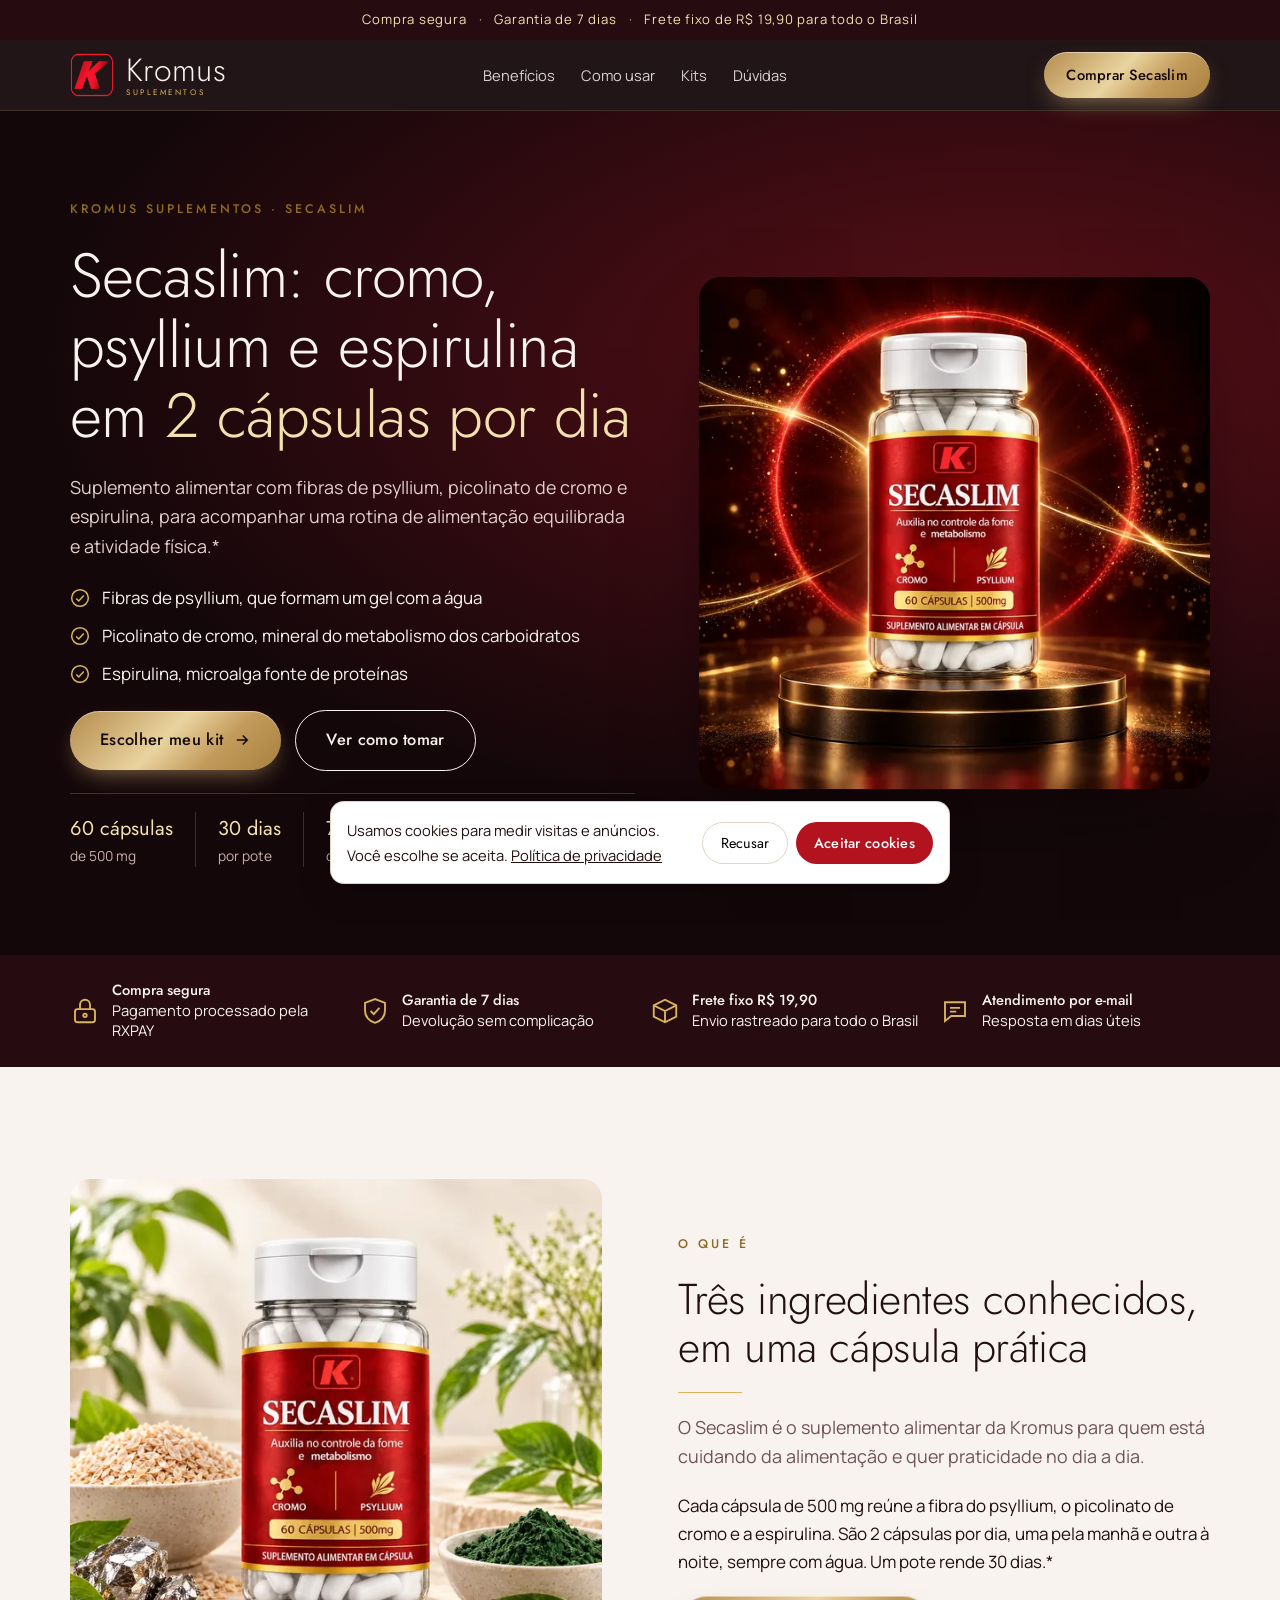
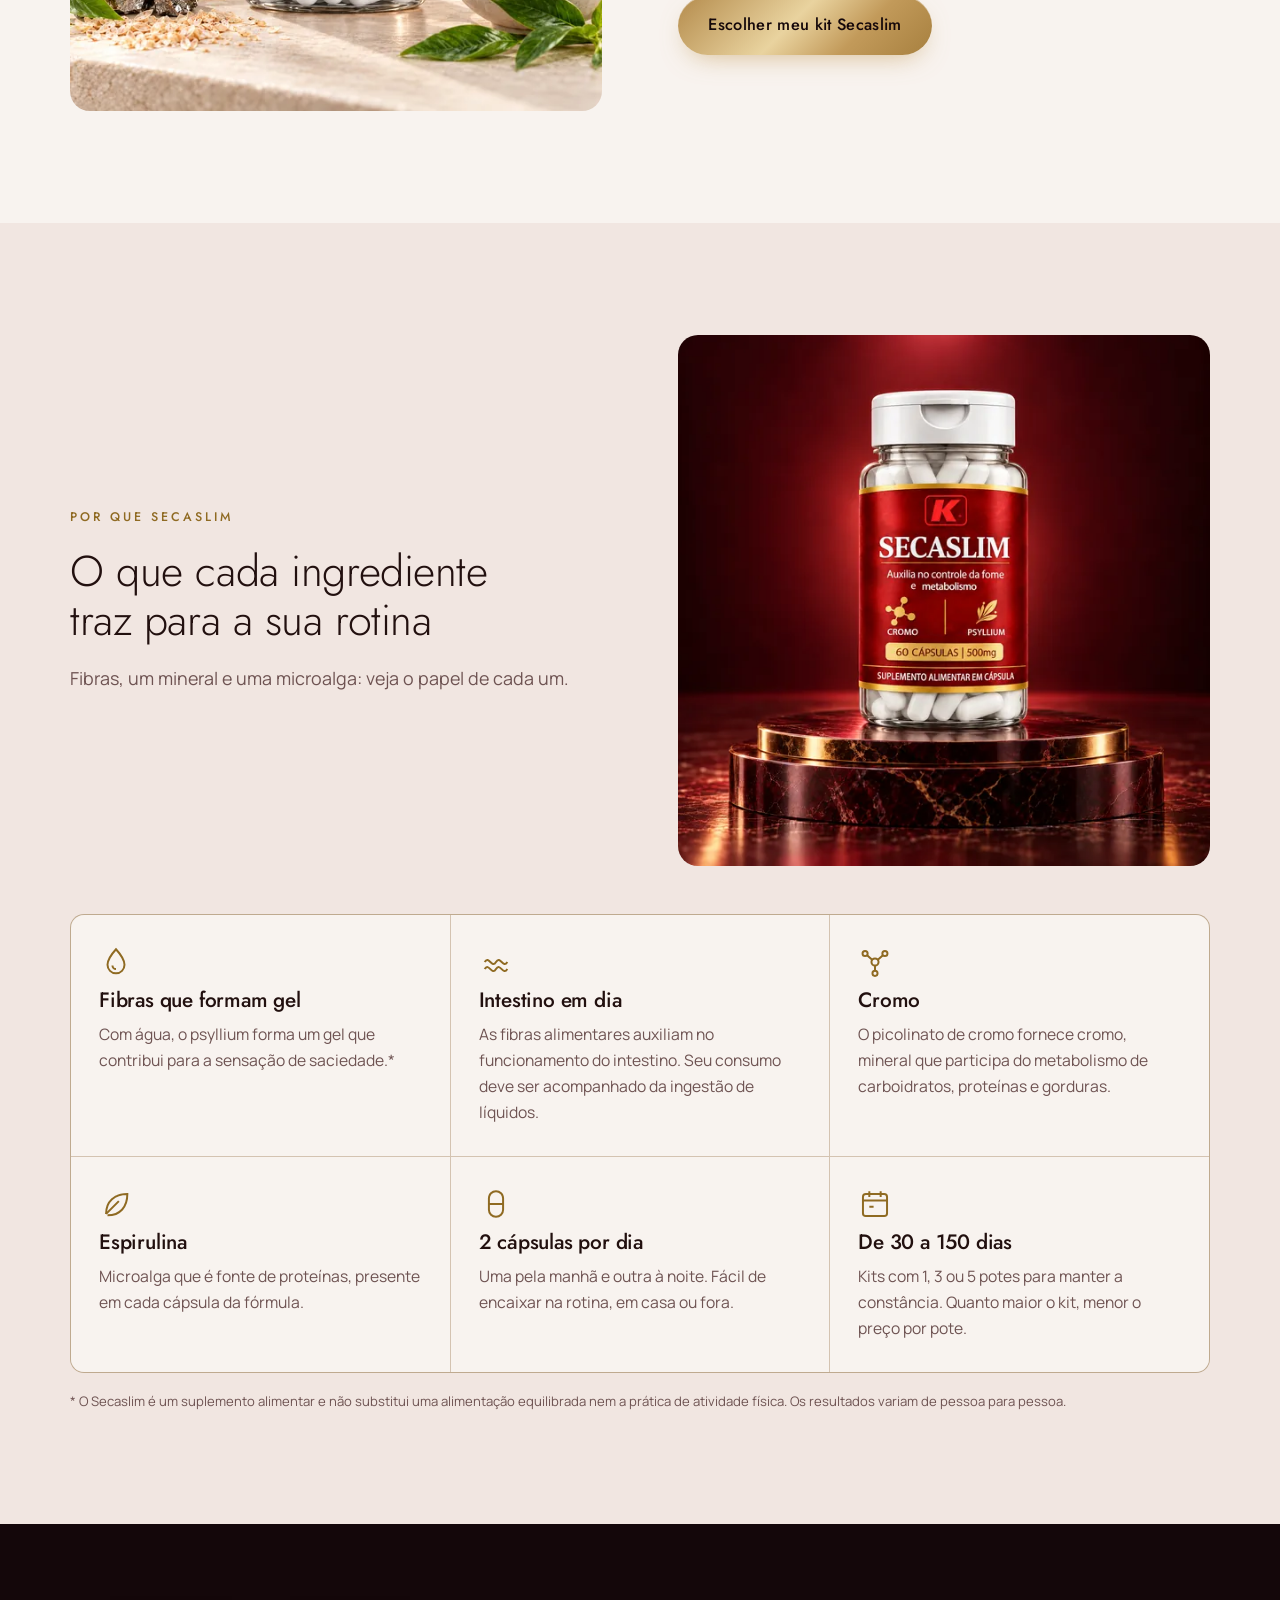
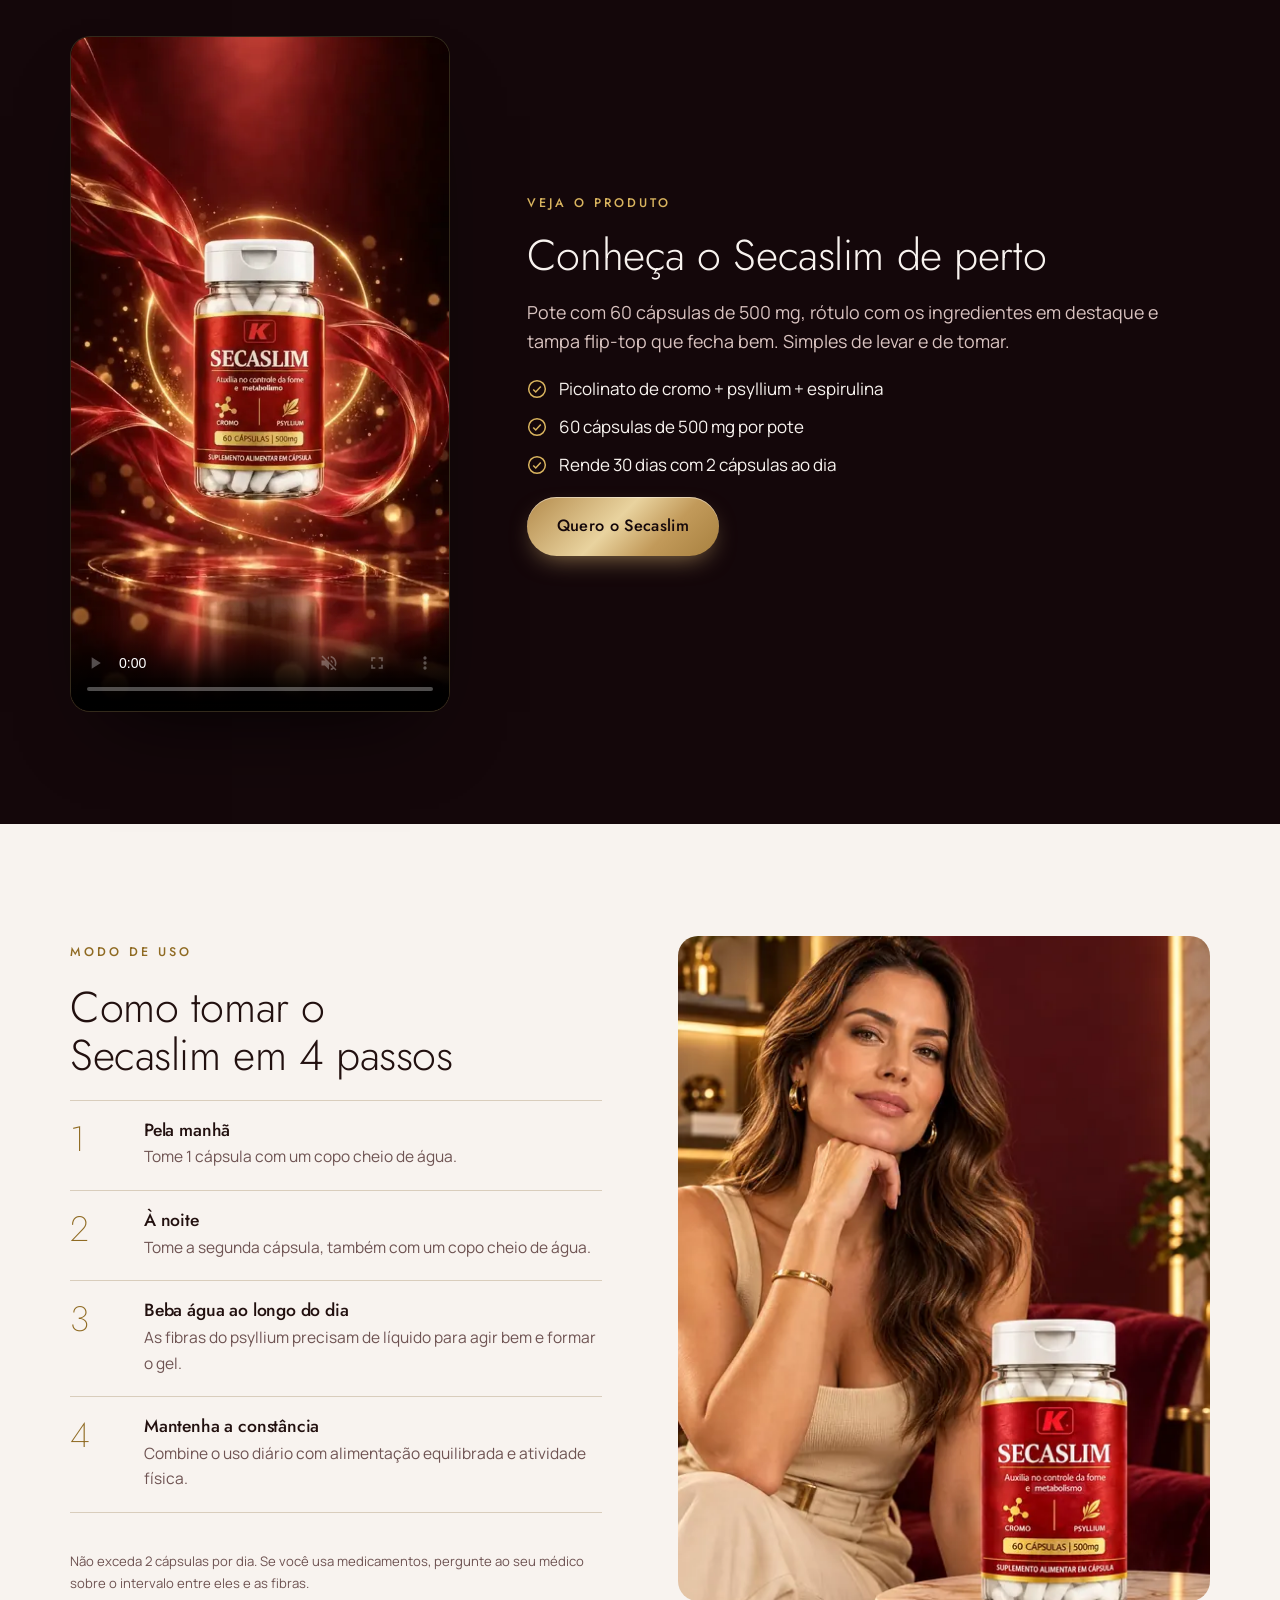
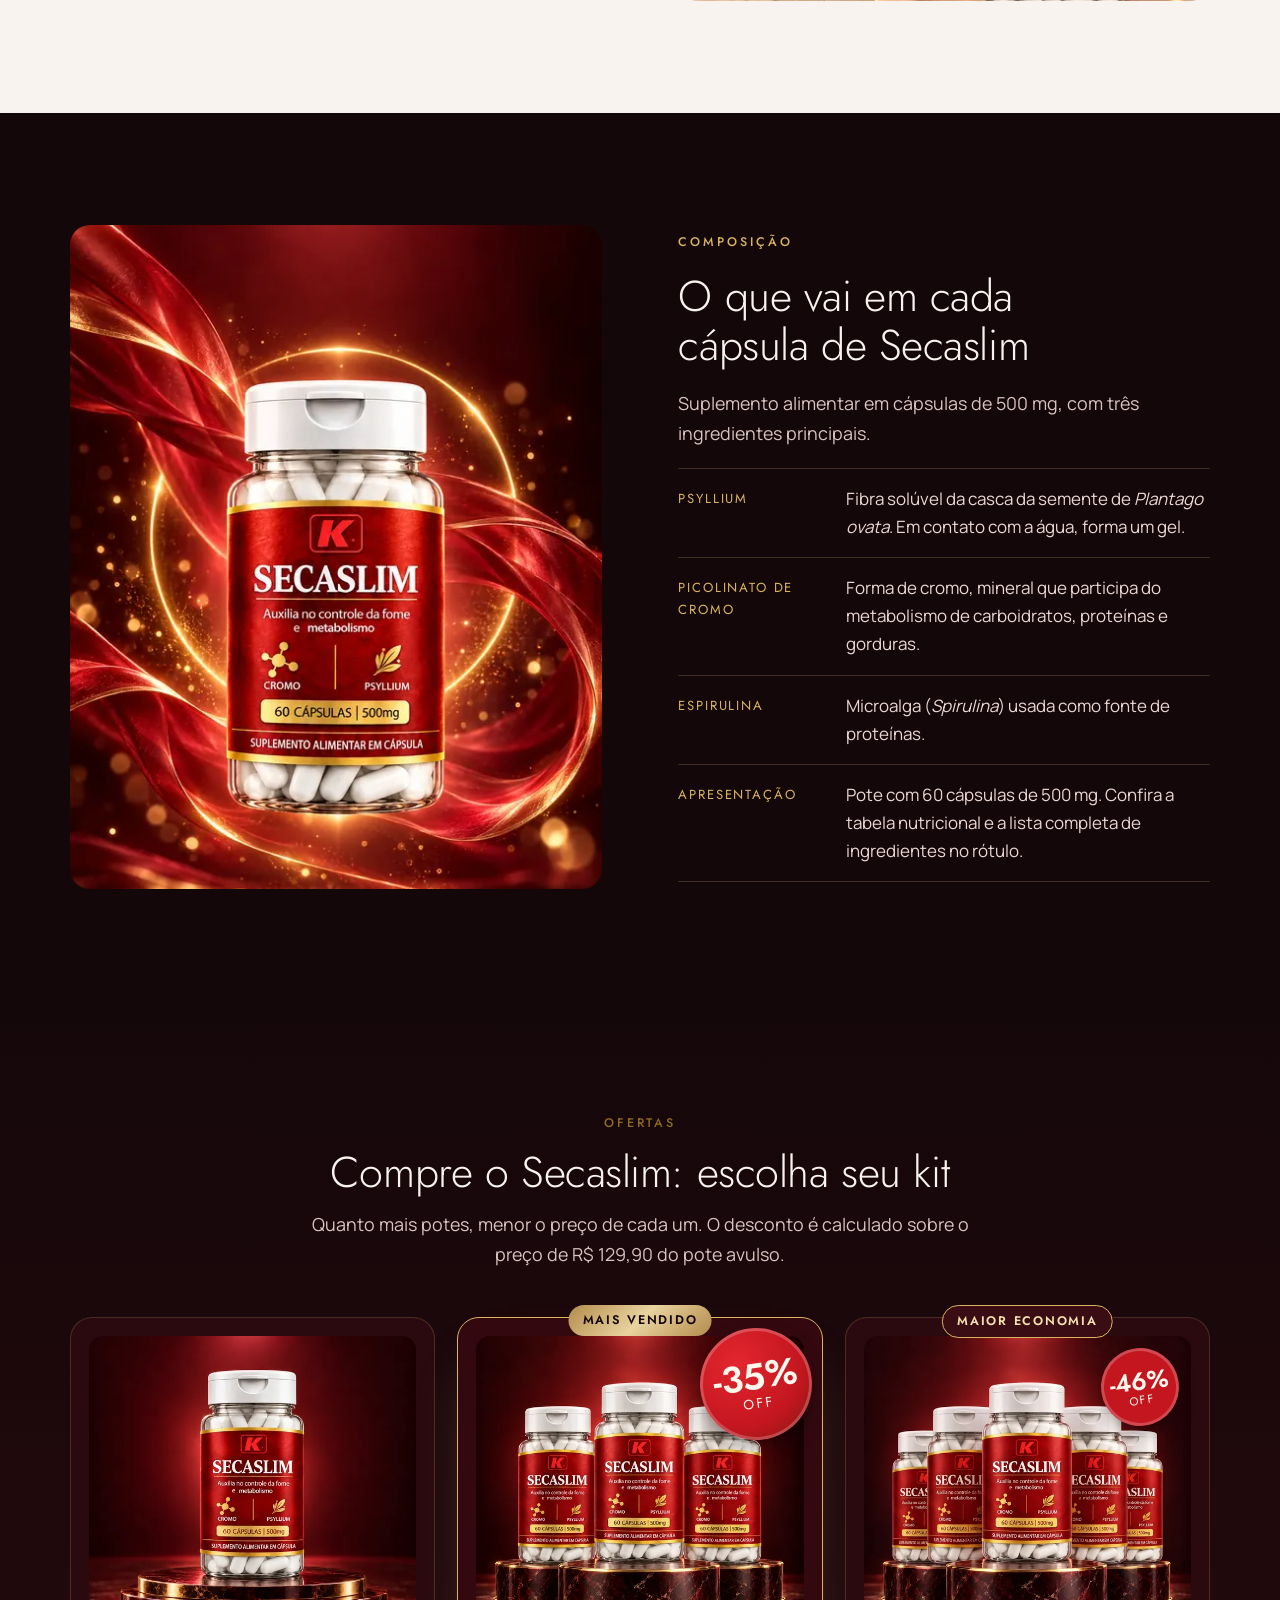
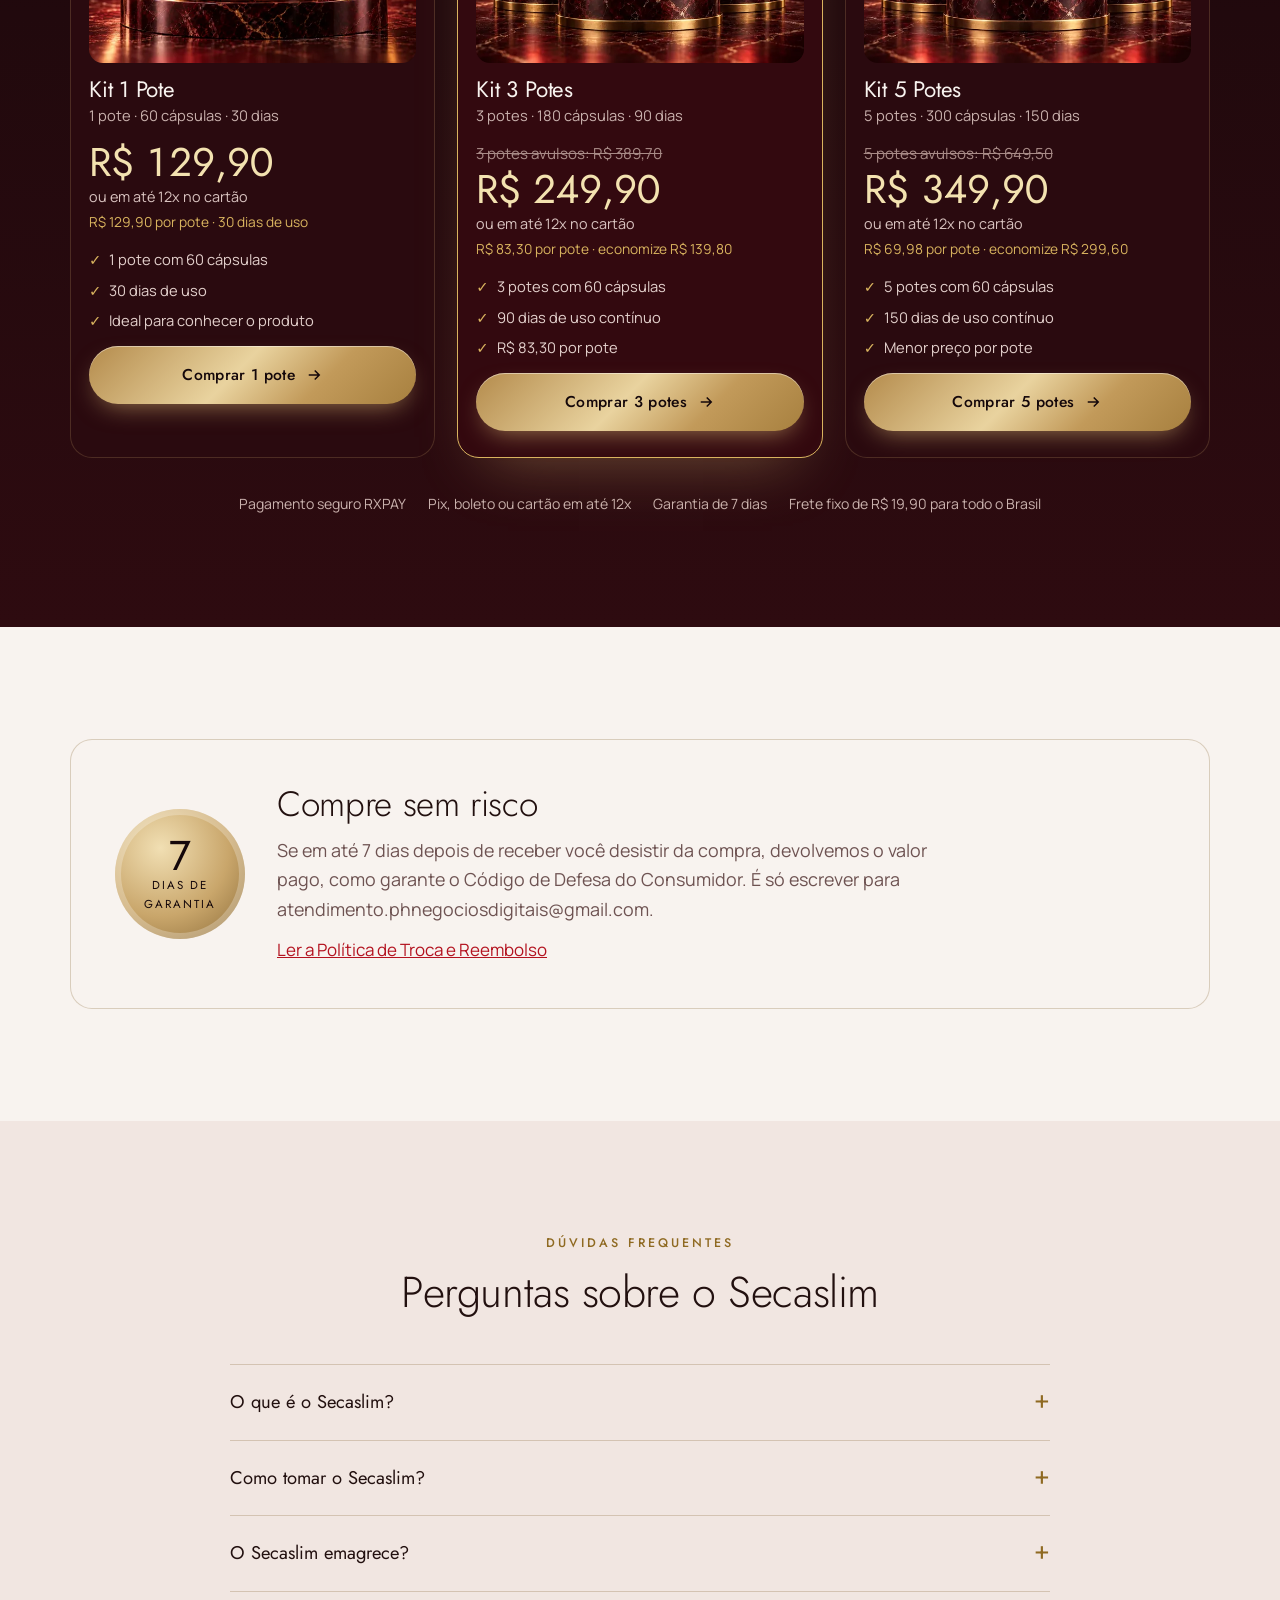
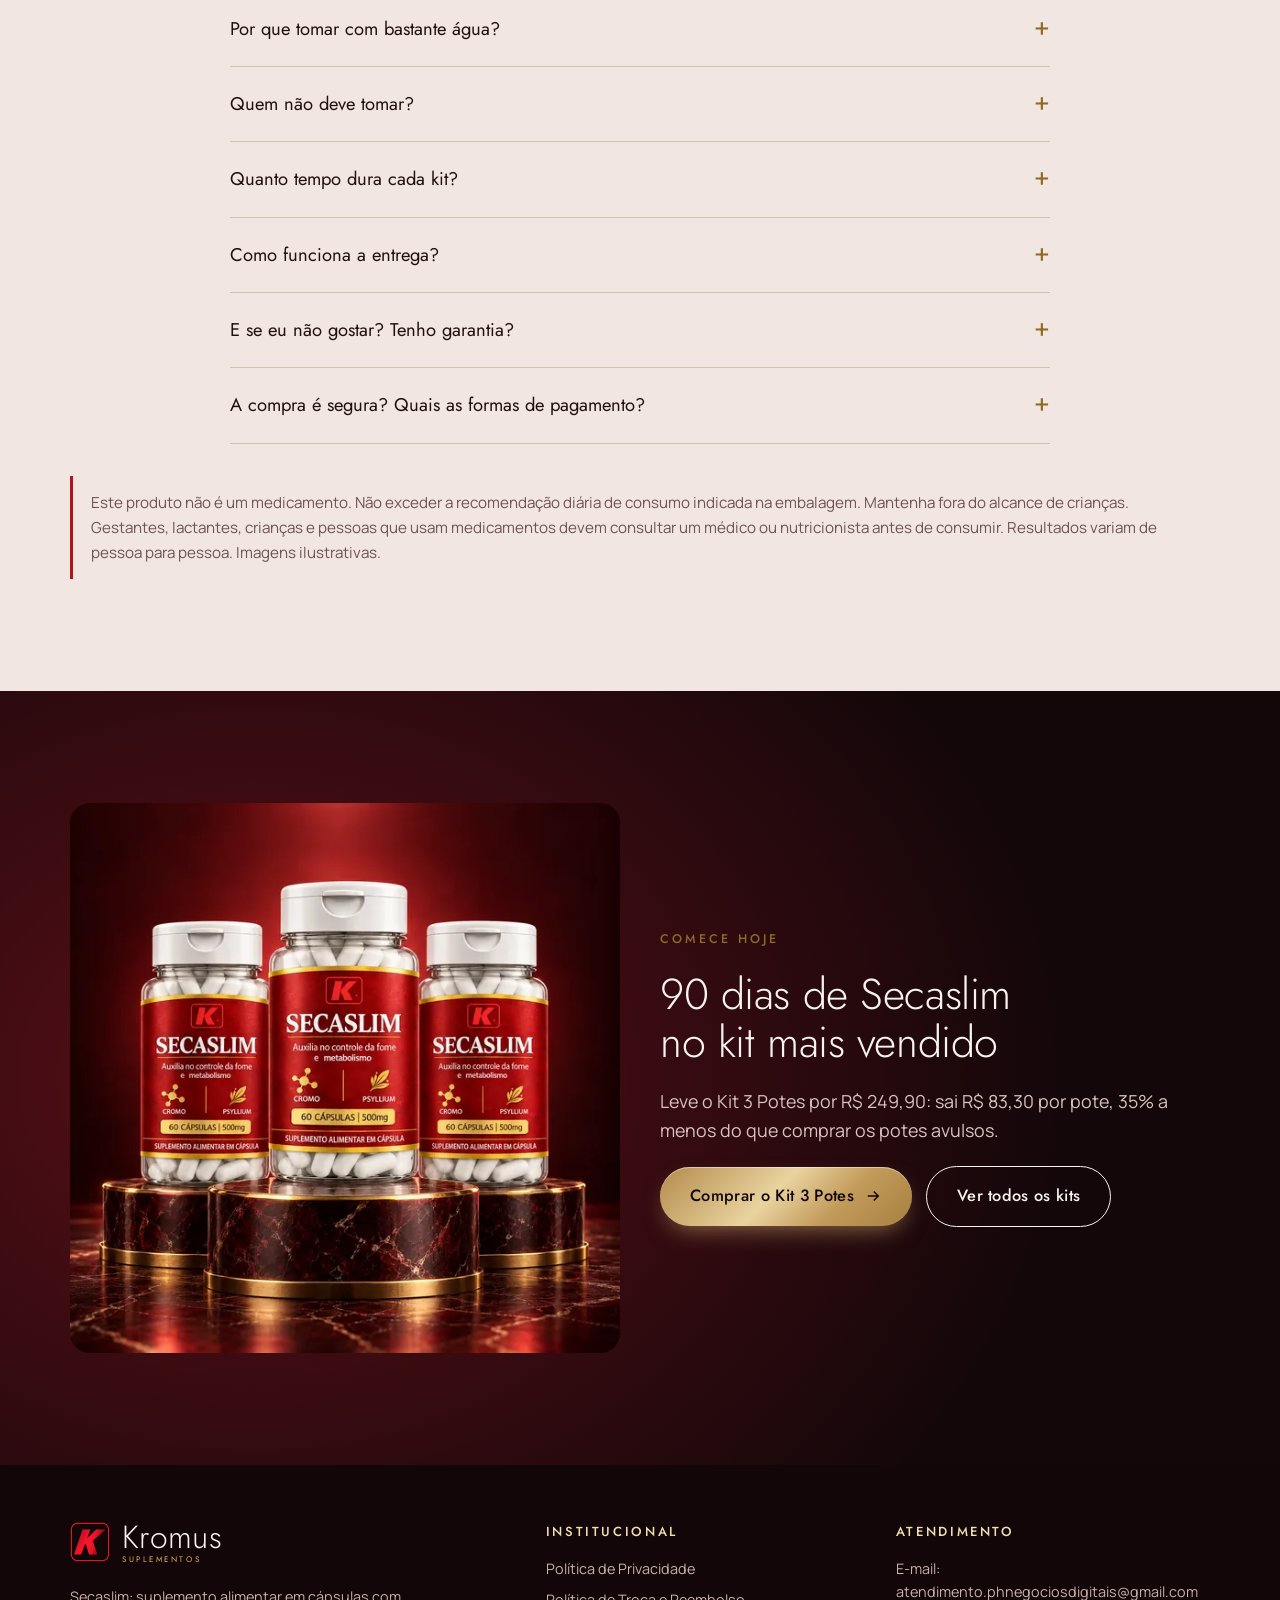
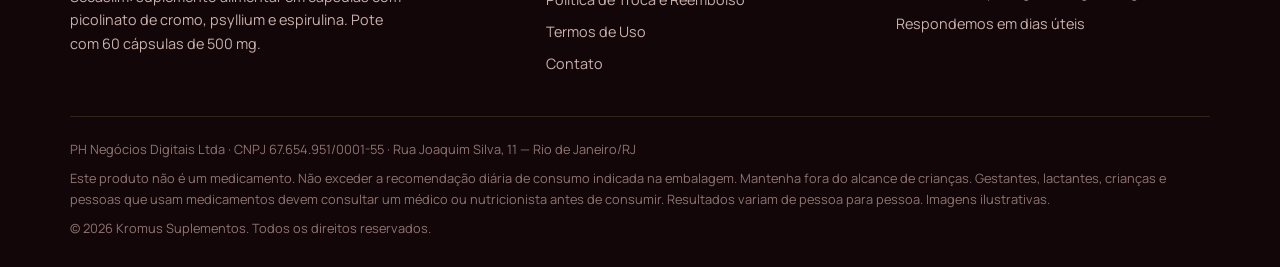
<file: assets/secaslim/index.html>
<!doctype html>
<html lang="pt-BR">
<head>
<meta charset="utf-8">
<meta name="viewport" content="width=device-width,initial-scale=1,viewport-fit=cover">
<title>Secaslim Kromus | Cromo, Psyllium e Espirulina – 60 Cápsulas</title>
<meta name="description" content="Compre o Secaslim da Kromus Suplementos: picolinato de cromo, psyllium e espirulina em cápsulas. Kits com 1, 3 ou 5 potes a partir de R$ 129,90. Frete fixo de R$ 19,90.">
<meta name="robots" content="index,follow">
<meta name="theme-color" content="#14070a">
<link rel="canonical" href="https://megastorecenter.com/secaslim/">
<meta property="og:type" content="product">
<meta property="og:locale" content="pt_BR">
<meta property="og:title" content="Secaslim Kromus | Cromo, Psyllium e Espirulina – 60 Cápsulas">
<meta property="og:description" content="Compre o Secaslim da Kromus Suplementos: picolinato de cromo, psyllium e espirulina em cápsulas. Kits com 1, 3 ou 5 potes a partir de R$ 129,90. Frete fixo de R$ 19,90.">
<meta property="og:image" content="https://megastorecenter.com/secaslim/img/og-secaslim.jpg">
<meta name="twitter:card" content="summary_large_image">
<link rel="icon" href="img/kromus-k.png">
<link rel="preconnect" href="https://fonts.googleapis.com"><link rel="preconnect" href="https://fonts.gstatic.com" crossorigin><link rel="stylesheet" href="https://fonts.googleapis.com/css2?family=Jost:wght@200;300;400;500;600&family=Manrope:wght@400;500;600&display=swap">
<link rel="stylesheet" href="assets/kromus.css">
<script>window.LOJA_ROOT="/";window.LOJA_TRACK={"gtm": "", "ga4": "G-DZ8C5BZF6V", "ads": "AW-18241526725", "adsPurchase": "jQYLCP2Uka4dEMW3nvpD", "adsCheckout": "vLW0CICVka4dEMW3nvpD", "adsWhatsapp": "", "meta": "", "tiktok": ""};</script>
<script src="/assets/tracking.js"></script>
<script type="application/ld+json">{"@context": "https://schema.org", "@type": "Product", "name": "Secaslim Kromus Suplementos 60 cápsulas", "brand": {"@type": "Brand", "name": "Kromus Suplementos"}, "description": "Suplemento alimentar em cápsulas com picolinato de cromo, psyllium e espirulina. Pote com 60 cápsulas de 500 mg.", "image": ["https://megastorecenter.com/secaslim/img/secaslim-destaque-1200.webp", "https://megastorecenter.com/secaslim/img/kit-1-pote-1200.webp", "https://megastorecenter.com/secaslim/img/kit-3-potes-1200.webp"], "category": "Suplementos alimentares", "offers": {"@type": "AggregateOffer", "priceCurrency": "BRL", "lowPrice": "129.90", "highPrice": "349.90", "offerCount": 3, "availability": "https://schema.org/InStock"}}</script><script type="application/ld+json">{"@context": "https://schema.org", "@type": "FAQPage", "mainEntity": [{"@type": "Question", "name": "O que é o Secaslim?", "acceptedAnswer": {"@type": "Answer", "text": "É um suplemento alimentar em cápsulas da Kromus Suplementos com picolinato de cromo, psyllium e espirulina. Cada pote tem 60 cápsulas de 500 mg, o suficiente para 30 dias tomando 2 cápsulas por dia."}}, {"@type": "Question", "name": "Como tomar o Secaslim?", "acceptedAnswer": {"@type": "Answer", "text": "Tome 2 cápsulas por dia: 1 pela manhã e 1 à noite, sempre com um copo cheio de água. Não exceda a recomendação diária indicada na embalagem."}}, {"@type": "Question", "name": "O Secaslim emagrece?", "acceptedAnswer": {"@type": "Answer", "text": "O Secaslim é um suplemento alimentar e não é um medicamento para emagrecer. Ele pode fazer parte de uma rotina com alimentação equilibrada e atividade física, e os resultados dependem desses hábitos e variam de pessoa para pessoa."}}, {"@type": "Question", "name": "Por que tomar com bastante água?", "acceptedAnswer": {"@type": "Answer", "text": "O psyllium é uma fibra que absorve água e forma um gel. Por isso cada cápsula deve ser tomada com um copo cheio de água, e vale manter uma boa hidratação ao longo do dia."}}, {"@type": "Question", "name": "Quem não deve tomar?", "acceptedAnswer": {"@type": "Answer", "text": "Gestantes, lactantes, crianças e pessoas com alguma condição de saúde ou que usam medicamentos devem falar com um médico ou nutricionista antes de consumir. Quem toma remédios de uso contínuo deve perguntar ao médico sobre o intervalo entre o medicamento e as fibras."}}, {"@type": "Question", "name": "Quanto tempo dura cada kit?", "acceptedAnswer": {"@type": "Answer", "text": "Com 2 cápsulas por dia, 1 pote dura 30 dias, o Kit 3 Potes dura 90 dias e o Kit 5 Potes dura 150 dias. Nos kits maiores, o preço de cada pote é menor."}}, {"@type": "Question", "name": "Como funciona a entrega?", "acceptedAnswer": {"@type": "Answer", "text": "Frete fixo de R$ 19,90 para todo o Brasil, cobrado no checkout. Envio via PAC, com entrega em cerca de 10 dias úteis após a confirmação do pagamento. Você recebe o código de rastreio por e-mail."}}, {"@type": "Question", "name": "E se eu não gostar? Tenho garantia?", "acceptedAnswer": {"@type": "Answer", "text": "Sim. Você tem 7 dias corridos a partir do recebimento para desistir da compra, conforme o artigo 49 do Código de Defesa do Consumidor. Veja os detalhes na Política de Troca e Reembolso."}}, {"@type": "Question", "name": "A compra é segura? Quais as formas de pagamento?", "acceptedAnswer": {"@type": "Answer", "text": "O pagamento é processado pela RXPAY em ambiente seguro. Você pode pagar com Pix, boleto ou cartão de crédito em até 12x (os juros do parcelamento são calculados no checkout)."}}]}</script>
</head>
<body>
<div class="barra-topo"><div class="wrap"><span>Compra segura</span><span>Garantia de 7 dias</span><span>Frete fixo de R$ 19,90 para todo o Brasil</span></div></div>
<header class="topo"><div class="wrap">
  <a class="marca" href="#inicio" aria-label="Kromus Suplementos — página inicial"><img src="img/kromus-k.png" width="44" height="44" alt=""><span>Kromus<small>Suplementos</small></span></a>
  <nav class="menu" aria-label="Seções">
    <a href="#beneficios">Benefícios</a><a href="#como-usar">Como usar</a><a href="#kits">Kits</a><a href="#duvidas">Dúvidas</a>
  </nav>
  <a class="btn btn-ouro" href="#kits">Comprar Secaslim</a>
</div></header>
<main id="inicio">
<section class="hero" aria-labelledby="t-hero"><div class="wrap">
  <div class="hero-texto">
    <span class="selo">Kromus Suplementos · Secaslim</span>
    <h1 id="t-hero">Secaslim: cromo, psyllium e espirulina em <em>2 cápsulas por dia</em></h1>
    <p class="lead">Suplemento alimentar com fibras de psyllium, picolinato de cromo e espirulina, para acompanhar uma rotina de alimentação equilibrada e atividade física.*</p>
    <ul class="lista-check">
      <li><svg viewBox="0 0 24 24" fill="none" stroke="currentColor" stroke-width="1.8" aria-hidden="true"><circle cx="12" cy="12" r="10"/><path d="m7.5 12.5 3 3 6-6.5"/></svg><span>Fibras de psyllium, que formam um gel com a água</span></li>
      <li><svg viewBox="0 0 24 24" fill="none" stroke="currentColor" stroke-width="1.8" aria-hidden="true"><circle cx="12" cy="12" r="10"/><path d="m7.5 12.5 3 3 6-6.5"/></svg><span>Picolinato de cromo, mineral do metabolismo dos carboidratos</span></li>
      <li><svg viewBox="0 0 24 24" fill="none" stroke="currentColor" stroke-width="1.8" aria-hidden="true"><circle cx="12" cy="12" r="10"/><path d="m7.5 12.5 3 3 6-6.5"/></svg><span>Espirulina, microalga fonte de proteínas</span></li>
    </ul>
    <div class="hero-acoes">
      <a class="btn btn-ouro" href="#kits">Escolher meu kit <svg viewBox="0 0 24 24" fill="none" stroke="currentColor" stroke-width="2" aria-hidden="true"><path d="M5 12h14M13 6l6 6-6 6"/></svg></a>
      <a class="btn btn-linha" href="#como-usar">Ver como tomar</a>
    </div>
    <div class="ficha">
      <div><b>60 cápsulas</b>de 500 mg</div>
      <div><b>30 dias</b>por pote</div>
      <div><b>7 dias</b>de garantia</div>
    </div>
  </div>
  <div class="hero-foto"><img src="img/secaslim-destaque-1200.webp" srcset="img/secaslim-destaque-600.webp 600w, img/secaslim-destaque-1200.webp 1200w" sizes="(max-width: 860px) 100vw, 600px" width="1200" height="1200" alt="Pote do suplemento Secaslim Kromus com 60 cápsulas de 500 mg" fetchpriority="high"></div>
</div></section>

<div class="confianca"><div class="wrap"><ul>
  <li><svg viewBox="0 0 24 24" fill="none" stroke="currentColor" stroke-width="1.5" aria-hidden="true"><rect x="4" y="10.5" width="16" height="10.5" rx="2"/><path d="M8 10.5V7a4 4 0 0 1 8 0v3.5"/><circle cx="12" cy="15.5" r="1.4"/></svg><span><b>Compra segura</b>Pagamento processado pela RXPAY</span></li>
  <li><svg viewBox="0 0 24 24" fill="none" stroke="currentColor" stroke-width="1.5" aria-hidden="true"><path d="M12 2.5 4 5.5v6c0 5 3.4 8.8 8 10 4.6-1.2 8-5 8-10v-6z"/><path d="m8.5 12 2.5 2.5 4.5-5"/></svg><span><b>Garantia de 7 dias</b>Devolução sem complicação</span></li>
  <li><svg viewBox="0 0 24 24" fill="none" stroke="currentColor" stroke-width="1.5" aria-hidden="true"><path d="M3 7.5 12 3l9 4.5v9L12 21l-9-4.5z"/><path d="M3 7.5 12 12l9-4.5M12 12v9"/></svg><span><b>Frete fixo R$ 19,90</b>Envio rastreado para todo o Brasil</span></li>
  <li><svg viewBox="0 0 24 24" fill="none" stroke="currentColor" stroke-width="1.5" aria-hidden="true"><path d="M4 5h16v11H9l-5 4z"/><path d="M8 9.5h8M8 12.5h5"/></svg><span><b>Atendimento por e-mail</b>Resposta em dias úteis</span></li>
</ul></div></div>

<section class="faixa clara" id="o-que-e" aria-labelledby="t-oque"><div class="wrap duo">
  <div class="duo-foto"><img src="img/secaslim-ingredientes-1200.webp" srcset="img/secaslim-ingredientes-600.webp 600w, img/secaslim-ingredientes-1200.webp 1200w" sizes="(max-width: 860px) 100vw, 600px" width="1200" height="1200" alt="Secaslim Kromus com sementes de psyllium, espirulina em pó e cromo" loading="lazy" decoding="async"></div>
  <div class="duo-texto">
    <span class="selo">O que é</span>
    <h2 id="t-oque">Três ingredientes conhecidos, em uma cápsula prática</h2>
    <div class="regua"></div>
    <p class="lead">O Secaslim é o suplemento alimentar da Kromus para quem está cuidando da alimentação e quer praticidade no dia a dia.</p>
    <p>Cada cápsula de 500 mg reúne a fibra do psyllium, o picolinato de cromo e a espirulina. São 2 cápsulas por dia, uma pela manhã e outra à noite, sempre com água. Um pote rende 30 dias.*</p>
    <a class="btn btn-ouro" href="#kits" style="justify-self:start">Escolher meu kit Secaslim</a>
  </div>
</div></section>

<section class="faixa areia" id="beneficios" aria-labelledby="t-ben"><div class="wrap">
  <div class="duo inverso" style="margin-bottom:48px">
    <div class="duo-foto"><img src="img/kit-1-pote-1200.webp" srcset="img/kit-1-pote-600.webp 600w, img/kit-1-pote-1200.webp 1200w" sizes="(max-width: 860px) 100vw, 600px" width="1200" height="1200" alt="Pote de Secaslim Kromus sobre pedestal de mármore vinho" loading="lazy" decoding="async"></div>
    <div class="duo-texto">
      <span class="selo">Por que Secaslim</span>
      <h2 id="t-ben">O que cada ingrediente traz para a sua rotina</h2>
      <p class="lead">Fibras, um mineral e uma microalga: veja o papel de cada um.</p>
    </div>
  </div>
  <div class="beneficios">
    <div class="beneficio"><svg viewBox="0 0 24 24" fill="none" stroke="currentColor" stroke-width="1.4" aria-hidden="true"><path d="M12 3s6 6.6 6 11a6 6 0 0 1-12 0c0-4.4 6-11 6-11z"/><path d="M9.5 14.5a2.5 2.5 0 0 0 2.5 2.5"/></svg><h3>Fibras que formam gel</h3><p>Com água, o psyllium forma um gel que contribui para a sensação de saciedade.*</p></div>
    <div class="beneficio"><svg viewBox="0 0 24 24" fill="none" stroke="currentColor" stroke-width="1.4" aria-hidden="true"><path d="M4 12c3-5 5 5 8 0s5 5 8 0"/><path d="M4 17c3-5 5 5 8 0s5 5 8 0"/></svg><h3>Intestino em dia</h3><p>As fibras alimentares auxiliam no funcionamento do intestino. Seu consumo deve ser acompanhado da ingestão de líquidos.</p></div>
    <div class="beneficio"><svg viewBox="0 0 24 24" fill="none" stroke="currentColor" stroke-width="1.4" aria-hidden="true"><circle cx="12" cy="12" r="2.5"/><circle cx="5" cy="6" r="1.8"/><circle cx="19" cy="6" r="1.8"/><circle cx="12" cy="20" r="1.8"/><path d="M6.4 7.2 10.2 10.6M17.6 7.2 13.8 10.6M12 14.5v3.7"/></svg><h3>Cromo</h3><p>O picolinato de cromo fornece cromo, mineral que participa do metabolismo de carboidratos, proteínas e gorduras.</p></div>
    <div class="beneficio"><svg viewBox="0 0 24 24" fill="none" stroke="currentColor" stroke-width="1.4" aria-hidden="true"><path d="M5 19c0-9 6-14 15-14 0 9-5 15-14 15"/><path d="M5 19 14 10"/></svg><h3>Espirulina</h3><p>Microalga que é fonte de proteínas, presente em cada cápsula da fórmula.</p></div>
    <div class="beneficio"><svg viewBox="0 0 24 24" fill="none" stroke="currentColor" stroke-width="1.4" aria-hidden="true"><rect x="7" y="3" width="10" height="18" rx="5"/><path d="M7 12h10"/></svg><h3>2 cápsulas por dia</h3><p>Uma pela manhã e outra à noite. Fácil de encaixar na rotina, em casa ou fora.</p></div>
    <div class="beneficio"><svg viewBox="0 0 24 24" fill="none" stroke="currentColor" stroke-width="1.4" aria-hidden="true"><rect x="3.5" y="5" width="17" height="15.5" rx="2"/><path d="M3.5 9.5h17M8 3v4M16 3v4M8 14h3"/></svg><h3>De 30 a 150 dias</h3><p>Kits com 1, 3 ou 5 potes para manter a constância. Quanto maior o kit, menor o preço por pote.</p></div>
  </div>
  <p class="nota">* O Secaslim é um suplemento alimentar e não substitui uma alimentação equilibrada nem a prática de atividade física. Os resultados variam de pessoa para pessoa.</p>
</div></section>

<section class="faixa escura" id="video" aria-labelledby="t-video"><div class="wrap video-grade">
  <div class="video-caixa vertical"><video id="video-produto" controls playsinline muted preload="metadata" poster="img/video-capa.webp">
      <source src="video/secaslim-kromus.mp4" type="video/mp4">
    </video>
    <div class="video-fim" id="video-fim" hidden>
      <p>Pronta para começar?</p>
      <div class="btns"><a class="btn btn-ouro" href="#kits">Escolher meu kit Secaslim</a><button class="btn btn-linha" type="button" id="video-rever">Assistir de novo</button></div>
    </div></div>
  <div style="display:grid;gap:18px">
    <span class="selo">Veja o produto</span>
    <h2 id="t-video">Conheça o Secaslim de perto</h2>
    <p class="lead">Pote com 60 cápsulas de 500 mg, rótulo com os ingredientes em destaque e tampa flip-top que fecha bem. Simples de levar e de tomar.</p>
    <ul class="lista-check"><li><svg viewBox="0 0 24 24" fill="none" stroke="currentColor" stroke-width="1.8" aria-hidden="true"><circle cx="12" cy="12" r="10"/><path d="m7.5 12.5 3 3 6-6.5"/></svg><span>Picolinato de cromo + psyllium + espirulina</span></li><li><svg viewBox="0 0 24 24" fill="none" stroke="currentColor" stroke-width="1.8" aria-hidden="true"><circle cx="12" cy="12" r="10"/><path d="m7.5 12.5 3 3 6-6.5"/></svg><span>60 cápsulas de 500 mg por pote</span></li><li><svg viewBox="0 0 24 24" fill="none" stroke="currentColor" stroke-width="1.8" aria-hidden="true"><circle cx="12" cy="12" r="10"/><path d="m7.5 12.5 3 3 6-6.5"/></svg><span>Rende 30 dias com 2 cápsulas ao dia</span></li></ul>
    <a class="btn btn-ouro" href="#kits" style="justify-self:start">Quero o Secaslim</a>
  </div>
</div></section>

<section class="faixa clara" id="como-usar" aria-labelledby="t-uso"><div class="wrap duo">
  <div class="duo-texto">
    <span class="selo">Modo de uso</span>
    <h2 id="t-uso">Como tomar o Secaslim em 4 passos</h2>
    <ol class="passos">
      <li><div><h3>Pela manhã</h3><p>Tome 1 cápsula com um copo cheio de água.</p></div></li>
      <li><div><h3>À noite</h3><p>Tome a segunda cápsula, também com um copo cheio de água.</p></div></li>
      <li><div><h3>Beba água ao longo do dia</h3><p>As fibras do psyllium precisam de líquido para agir bem e formar o gel.</p></div></li>
      <li><div><h3>Mantenha a constância</h3><p>Combine o uso diário com alimentação equilibrada e atividade física.</p></div></li>
    </ol>
    <p class="nota">Não exceda 2 cápsulas por dia. Se você usa medicamentos, pergunte ao seu médico sobre o intervalo entre eles e as fibras.</p>
  </div>
  <div class="duo-foto alta"><img src="img/secaslim-rotina-900.webp" srcset="img/secaslim-rotina-540.webp 540w, img/secaslim-rotina-900.webp 900w" sizes="(max-width: 860px) 100vw, 540px" width="900" height="1600" alt="Mulher sentada em poltrona ao lado do pote de Secaslim Kromus" loading="lazy" decoding="async"></div>
</div></section>

<section class="faixa escura" id="composicao" aria-labelledby="t-prop"><div class="wrap">
  <div class="duo">
    <div class="duo-foto alta"><img src="img/secaslim-vertical-900.webp" srcset="img/secaslim-vertical-540.webp 540w, img/secaslim-vertical-900.webp 900w" sizes="(max-width: 860px) 100vw, 540px" width="900" height="1600" alt="Pote de Secaslim Kromus envolto em fitas vermelhas e douradas" loading="lazy" decoding="async"></div>
    <div class="duo-texto">
      <span class="selo">Composição</span>
      <h2 id="t-prop">O que vai em cada cápsula de Secaslim</h2>
      <p class="lead">Suplemento alimentar em cápsulas de 500 mg, com três ingredientes principais.</p>
      <dl class="props">
        <div><dt>Psyllium</dt><dd>Fibra solúvel da casca da semente de <i>Plantago ovata</i>. Em contato com a água, forma um gel.</dd></div>
        <div><dt>Picolinato de cromo</dt><dd>Forma de cromo, mineral que participa do metabolismo de carboidratos, proteínas e gorduras.</dd></div>
        <div><dt>Espirulina</dt><dd>Microalga (<i>Spirulina</i>) usada como fonte de proteínas.</dd></div>
        <div><dt>Apresentação</dt><dd>Pote com 60 cápsulas de 500 mg. Confira a tabela nutricional e a lista completa de ingredientes no rótulo.</dd></div>
      </dl>
    </div>
  </div>
</div></section>

<section class="faixa kits-faixa" aria-labelledby="t-kits"><div class="wrap" id="kits">
  <div class="cabeca centro"><span class="selo">Ofertas</span><h2 id="t-kits">Compre o Secaslim: escolha seu kit</h2>
  <p class="lead">Quanto mais potes, menor o preço de cada um. O desconto é calculado sobre o preço de R$ 129,90 do pote avulso.</p></div>
  <div class="kits"><article class="kit" id="kit1">
  
  <div class="kit-foto"><img src="img/kit-1-pote-1200.webp" srcset="img/kit-1-pote-600.webp 600w, img/kit-1-pote-1200.webp 1200w" sizes="(max-width: 900px) 92vw, 360px" width="1200" height="1200" alt="Secaslim Kromus: kit com 1 pote de 60 cápsulas" loading="lazy" decoding="async"></div>
  <div><h3>Kit 1 Pote</h3><p class="qtd">1 pote · 60 cápsulas · 30 dias</p></div>
  <div class="preco">
    <span class="valor">R$ 129,90</span>
    <span class="parcela">ou em até 12x no cartão</span>
    <span class="unit">R$ 129,90 por pote · 30 dias de uso</span>
  </div>
  <ul><li>1 pote com 60 cápsulas</li><li>30 dias de uso</li><li>Ideal para conhecer o produto</li></ul>
  <a class="btn btn-ouro" href="https://go.rxpay.com.br/checkout/YmpjTG9aQTNpQVRtSlVScldmWXhmYm5nOjU1Njc=" rel="noopener" data-kit="1" data-preco="129.90">Comprar 1 pote <svg viewBox="0 0 24 24" fill="none" stroke="currentColor" stroke-width="2" aria-hidden="true"><path d="M5 12h14M13 6l6 6-6 6"/></svg></a>
</article><article class="kit destaque" id="kit3">
  <span class="kit-etiqueta">Mais vendido</span>
  <div class="kit-foto"><img src="img/kit-3-potes-1200.webp" srcset="img/kit-3-potes-600.webp 600w, img/kit-3-potes-1200.webp 1200w" sizes="(max-width: 900px) 92vw, 360px" width="1200" height="1200" alt="Secaslim Kromus: kit com 3 potes de 60 cápsulas" loading="lazy" decoding="async"><span class="desconto" aria-label="35% de desconto"><b>-35%</b>OFF</span></div>
  <div><h3>Kit 3 Potes</h3><p class="qtd">3 potes · 180 cápsulas · 90 dias</p></div>
  <div class="preco">
    <s>3 potes avulsos: R$ 389,70</s>
    <span class="valor">R$ 249,90</span>
    <span class="parcela">ou em até 12x no cartão</span>
    <span class="unit">R$ 83,30 por pote · economize R$ 139,80</span>
  </div>
  <ul><li>3 potes com 60 cápsulas</li><li>90 dias de uso contínuo</li><li>R$ 83,30 por pote</li></ul>
  <a class="btn btn-ouro" href="https://go.rxpay.com.br/checkout/eFROTGs4eE01TEtCRkZZcjYxeVpjSFNXOjU1Njg=" rel="noopener" data-kit="3" data-preco="249.90">Comprar 3 potes <svg viewBox="0 0 24 24" fill="none" stroke="currentColor" stroke-width="2" aria-hidden="true"><path d="M5 12h14M13 6l6 6-6 6"/></svg></a>
</article><article class="kit" id="kit5">
  <span class="kit-etiqueta discreta">Maior economia</span>
  <div class="kit-foto"><img src="img/kit-5-potes-1200.webp" srcset="img/kit-5-potes-600.webp 600w, img/kit-5-potes-1200.webp 1200w" sizes="(max-width: 900px) 92vw, 360px" width="1200" height="1200" alt="Secaslim Kromus: kit com 5 potes de 60 cápsulas" loading="lazy" decoding="async"><span class="desconto" aria-label="46% de desconto"><b>-46%</b>OFF</span></div>
  <div><h3>Kit 5 Potes</h3><p class="qtd">5 potes · 300 cápsulas · 150 dias</p></div>
  <div class="preco">
    <s>5 potes avulsos: R$ 649,50</s>
    <span class="valor">R$ 349,90</span>
    <span class="parcela">ou em até 12x no cartão</span>
    <span class="unit">R$ 69,98 por pote · economize R$ 299,60</span>
  </div>
  <ul><li>5 potes com 60 cápsulas</li><li>150 dias de uso contínuo</li><li>Menor preço por pote</li></ul>
  <a class="btn btn-ouro" href="https://go.rxpay.com.br/checkout/MzNCU3ZIcGl0VEtpWUNZZllaazZaTlNJOjU1Njk=" rel="noopener" data-kit="5" data-preco="349.90">Comprar 5 potes <svg viewBox="0 0 24 24" fill="none" stroke="currentColor" stroke-width="2" aria-hidden="true"><path d="M5 12h14M13 6l6 6-6 6"/></svg></a>
</article></div>
  <div class="pagamento"><span>Pagamento seguro RXPAY</span><span>Pix, boleto ou cartão em até 12x</span><span>Garantia de 7 dias</span><span>Frete fixo de R$ 19,90 para todo o Brasil</span></div>
</div></section>

<section class="faixa clara" aria-labelledby="t-gar"><div class="wrap">
  <div class="garantia">
    <div class="garantia-selo"><b>7</b><span>dias de<br>garantia</span></div>
    <div style="display:grid;gap:12px">
      <h2 id="t-gar" style="font-size:clamp(1.5rem,3vw,2.2rem)">Compre sem risco</h2>
      <p class="lead">Se em até 7 dias depois de receber você desistir da compra, devolvemos o valor pago, como garante o Código de Defesa do Consumidor. É só escrever para atendimento.phnegociosdigitais@gmail.com.</p>
      <a href="trocas-e-reembolso.html" style="color:var(--ambar)">Ler a Política de Troca e Reembolso</a>
    </div>
  </div>
</div></section>

<section class="faixa areia" id="duvidas" aria-labelledby="t-faq"><div class="wrap">
  <div class="cabeca centro"><span class="selo">Dúvidas frequentes</span><h2 id="t-faq">Perguntas sobre o Secaslim</h2></div>
  <div class="faq"><details><summary>O que é o Secaslim?</summary><p>É um suplemento alimentar em cápsulas da Kromus Suplementos com picolinato de cromo, psyllium e espirulina. Cada pote tem 60 cápsulas de 500 mg, o suficiente para 30 dias tomando 2 cápsulas por dia.</p></details><details><summary>Como tomar o Secaslim?</summary><p>Tome 2 cápsulas por dia: 1 pela manhã e 1 à noite, sempre com um copo cheio de água. Não exceda a recomendação diária indicada na embalagem.</p></details><details><summary>O Secaslim emagrece?</summary><p>O Secaslim é um suplemento alimentar e não é um medicamento para emagrecer. Ele pode fazer parte de uma rotina com alimentação equilibrada e atividade física, e os resultados dependem desses hábitos e variam de pessoa para pessoa.</p></details><details><summary>Por que tomar com bastante água?</summary><p>O psyllium é uma fibra que absorve água e forma um gel. Por isso cada cápsula deve ser tomada com um copo cheio de água, e vale manter uma boa hidratação ao longo do dia.</p></details><details><summary>Quem não deve tomar?</summary><p>Gestantes, lactantes, crianças e pessoas com alguma condição de saúde ou que usam medicamentos devem falar com um médico ou nutricionista antes de consumir. Quem toma remédios de uso contínuo deve perguntar ao médico sobre o intervalo entre o medicamento e as fibras.</p></details><details><summary>Quanto tempo dura cada kit?</summary><p>Com 2 cápsulas por dia, 1 pote dura 30 dias, o Kit 3 Potes dura 90 dias e o Kit 5 Potes dura 150 dias. Nos kits maiores, o preço de cada pote é menor.</p></details><details><summary>Como funciona a entrega?</summary><p>Frete fixo de R$ 19,90 para todo o Brasil, cobrado no checkout. Envio via PAC, com entrega em cerca de 10 dias úteis após a confirmação do pagamento. Você recebe o código de rastreio por e-mail.</p></details><details><summary>E se eu não gostar? Tenho garantia?</summary><p>Sim. Você tem 7 dias corridos a partir do recebimento para desistir da compra, conforme o artigo 49 do Código de Defesa do Consumidor. Veja os detalhes na Política de Troca e Reembolso.</p></details><details><summary>A compra é segura? Quais as formas de pagamento?</summary><p>O pagamento é processado pela RXPAY em ambiente seguro. Você pode pagar com Pix, boleto ou cartão de crédito em até 12x (os juros do parcelamento são calculados no checkout).</p></details></div>
  <p class="aviso-supl" style="margin-top:32px">Este produto não é um medicamento. Não exceder a recomendação diária de consumo indicada na embalagem. Mantenha fora do alcance de crianças. Gestantes, lactantes, crianças e pessoas que usam medicamentos devem consultar um médico ou nutricionista antes de consumir. Resultados variam de pessoa para pessoa. Imagens ilustrativas.</p>
</div></section>

<section class="faixa cta-final" aria-labelledby="t-fim"><div class="wrap">
  <div><img src="img/kit-3-potes-1200.webp" srcset="img/kit-3-potes-600.webp 600w, img/kit-3-potes-1200.webp 1200w" sizes="(max-width: 860px) 100vw, 600px" width="1200" height="1200" alt="Kit com 3 potes de Secaslim Kromus no pedestal" loading="lazy" decoding="async"></div>
  <div style="display:grid;gap:20px">
    <span class="selo">Comece hoje</span>
    <h2 id="t-fim">90 dias de Secaslim no kit mais vendido</h2>
    <p class="lead">Leve o Kit 3 Potes por R$ 249,90: sai R$ 83,30 por pote, 35% a menos do que comprar os potes avulsos.</p>
    <div class="hero-acoes"><a class="btn btn-ouro" href="https://go.rxpay.com.br/checkout/eFROTGs4eE01TEtCRkZZcjYxeVpjSFNXOjU1Njg=" rel="noopener" data-kit="3" data-preco="249.90">Comprar o Kit 3 Potes <svg viewBox="0 0 24 24" fill="none" stroke="currentColor" stroke-width="2" aria-hidden="true"><path d="M5 12h14M13 6l6 6-6 6"/></svg></a><a class="btn btn-linha" href="#kits">Ver todos os kits</a></div>
  </div>
</div></section>
</main>
<footer class="rodape"><div class="wrap">
  <div class="colunas">
    <div>
      <a class="marca" href="index.html"><img src="img/kromus-k.png" width="40" height="40" alt=""><span>Kromus<small>Suplementos</small></span></a>
      <p style="margin-top:16px;max-width:38ch">Secaslim: suplemento alimentar em cápsulas com picolinato de cromo, psyllium e espirulina. Pote com 60 cápsulas de 500 mg.</p>
    </div>
    <div>
      <h4>Institucional</h4>
      <ul>
        <li><a href="politica-de-privacidade.html">Política de Privacidade</a></li>
        <li><a href="trocas-e-reembolso.html">Política de Troca e Reembolso</a></li>
        <li><a href="termos-de-uso.html">Termos de Uso</a></li>
        <li><a href="contato.html">Contato</a></li>
      </ul>
    </div>
    <div>
      <h4>Atendimento</h4>
      <ul>
        <li>E-mail: <span style="user-select:all">atendimento.phnegociosdigitais@gmail.com</span></li>
        <li>Respondemos em dias úteis</li>
      </ul>
    </div>
  </div>
  <div class="legal">
    <p>PH Negócios Digitais Ltda · CNPJ 67.654.951/0001-55 · Rua Joaquim Silva, 11 — Rio de Janeiro/RJ</p>
    <p>Este produto não é um medicamento. Não exceder a recomendação diária de consumo indicada na embalagem. Mantenha fora do alcance de crianças. Gestantes, lactantes, crianças e pessoas que usam medicamentos devem consultar um médico ou nutricionista antes de consumir. Resultados variam de pessoa para pessoa. Imagens ilustrativas.</p>
    <p>© 2026 Kromus Suplementos. Todos os direitos reservados.</p>
  </div>
</div></footer>
<div class="barra-compra" role="region" aria-label="Comprar">
  <div><small>Secaslim a partir de</small><b>R$ 69,98/pote</b></div>
  <a class="btn btn-ouro" href="#kits">Escolher kit</a>
</div>
<script>document.body.classList.add('tem-barra');</script>
<script>
(function(){var v=document.getElementById('video-produto');if(v){var fim=document.getElementById('video-fim');
v.loop=false;v.addEventListener('ended',function(){fim.hidden=false;});
v.addEventListener('play',function(){fim.hidden=true;});
document.getElementById('video-rever').addEventListener('click',function(){v.currentTime=0;v.play();});}
var T=window.Track;
document.querySelectorAll('a[data-kit]').forEach(function(a){a.addEventListener('click',function(e){
  if(!T)return; e.preventDefault(); var q=a.getAttribute('data-kit'), p=parseFloat(a.getAttribute('data-preco'));
  try{T.beginCheckout({sku:'secaslim-k'+q,nome:'Secaslim Kromus - Kit '+q,marca:'Kromus Suplementos',preco:p,kit:q,categoria:'suplemento'});}catch(err){}
  var url=T.withAttribution?T.withAttribution(a.href):a.href; setTimeout(function(){location.href=url;},250);
});});
})();
</script>
</body>
</html>
</file>
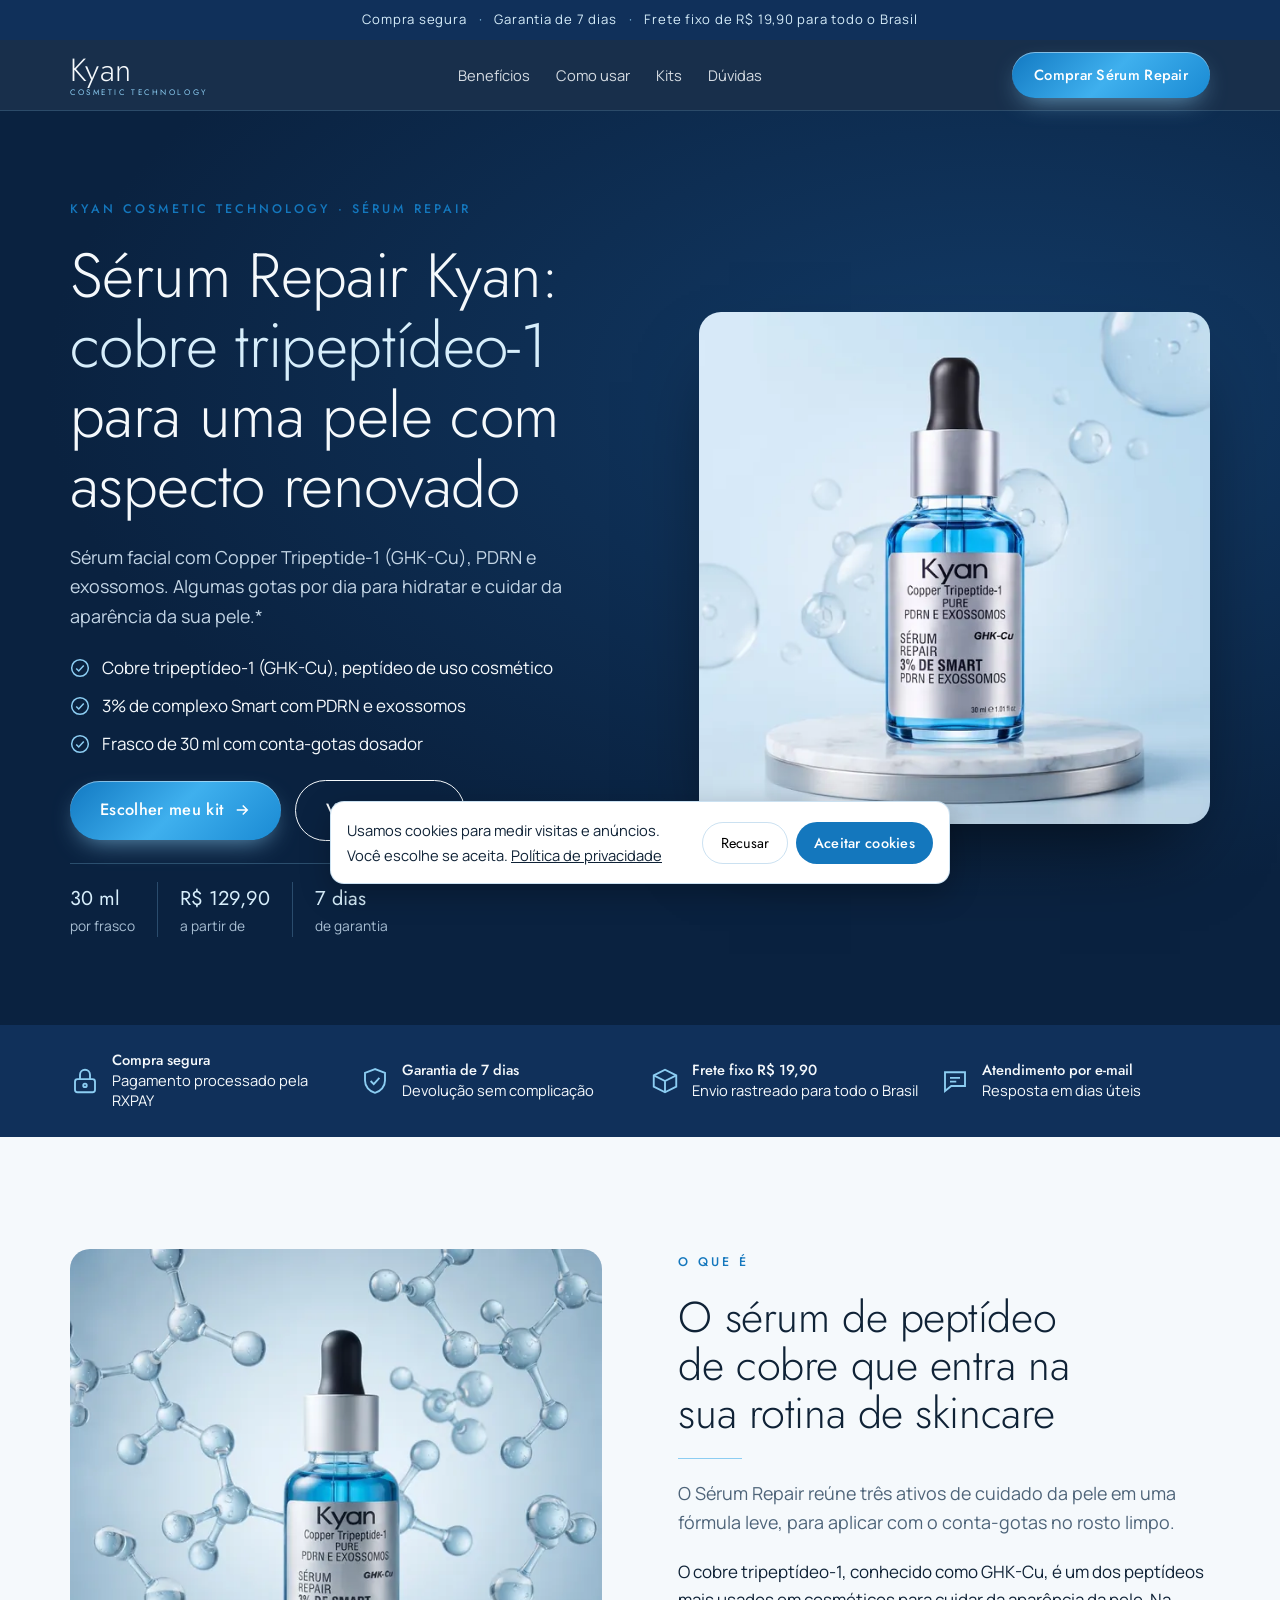
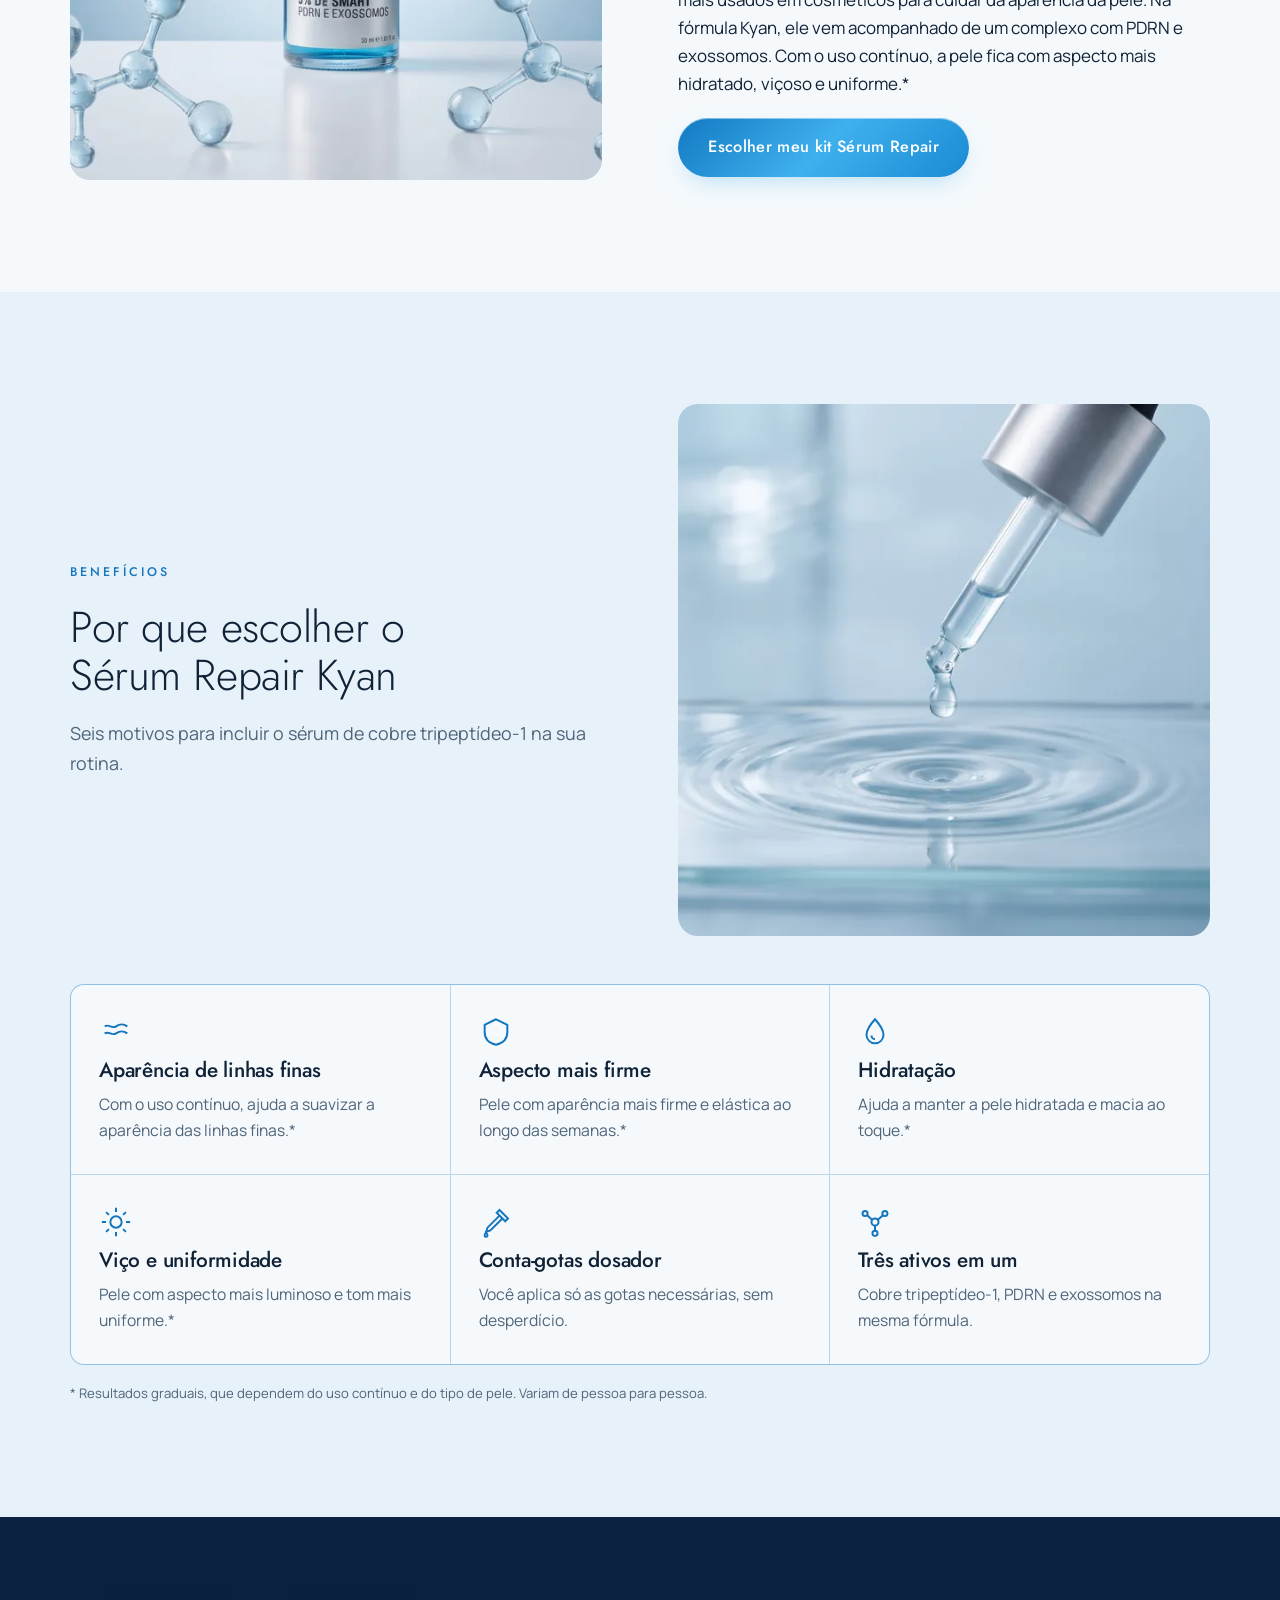
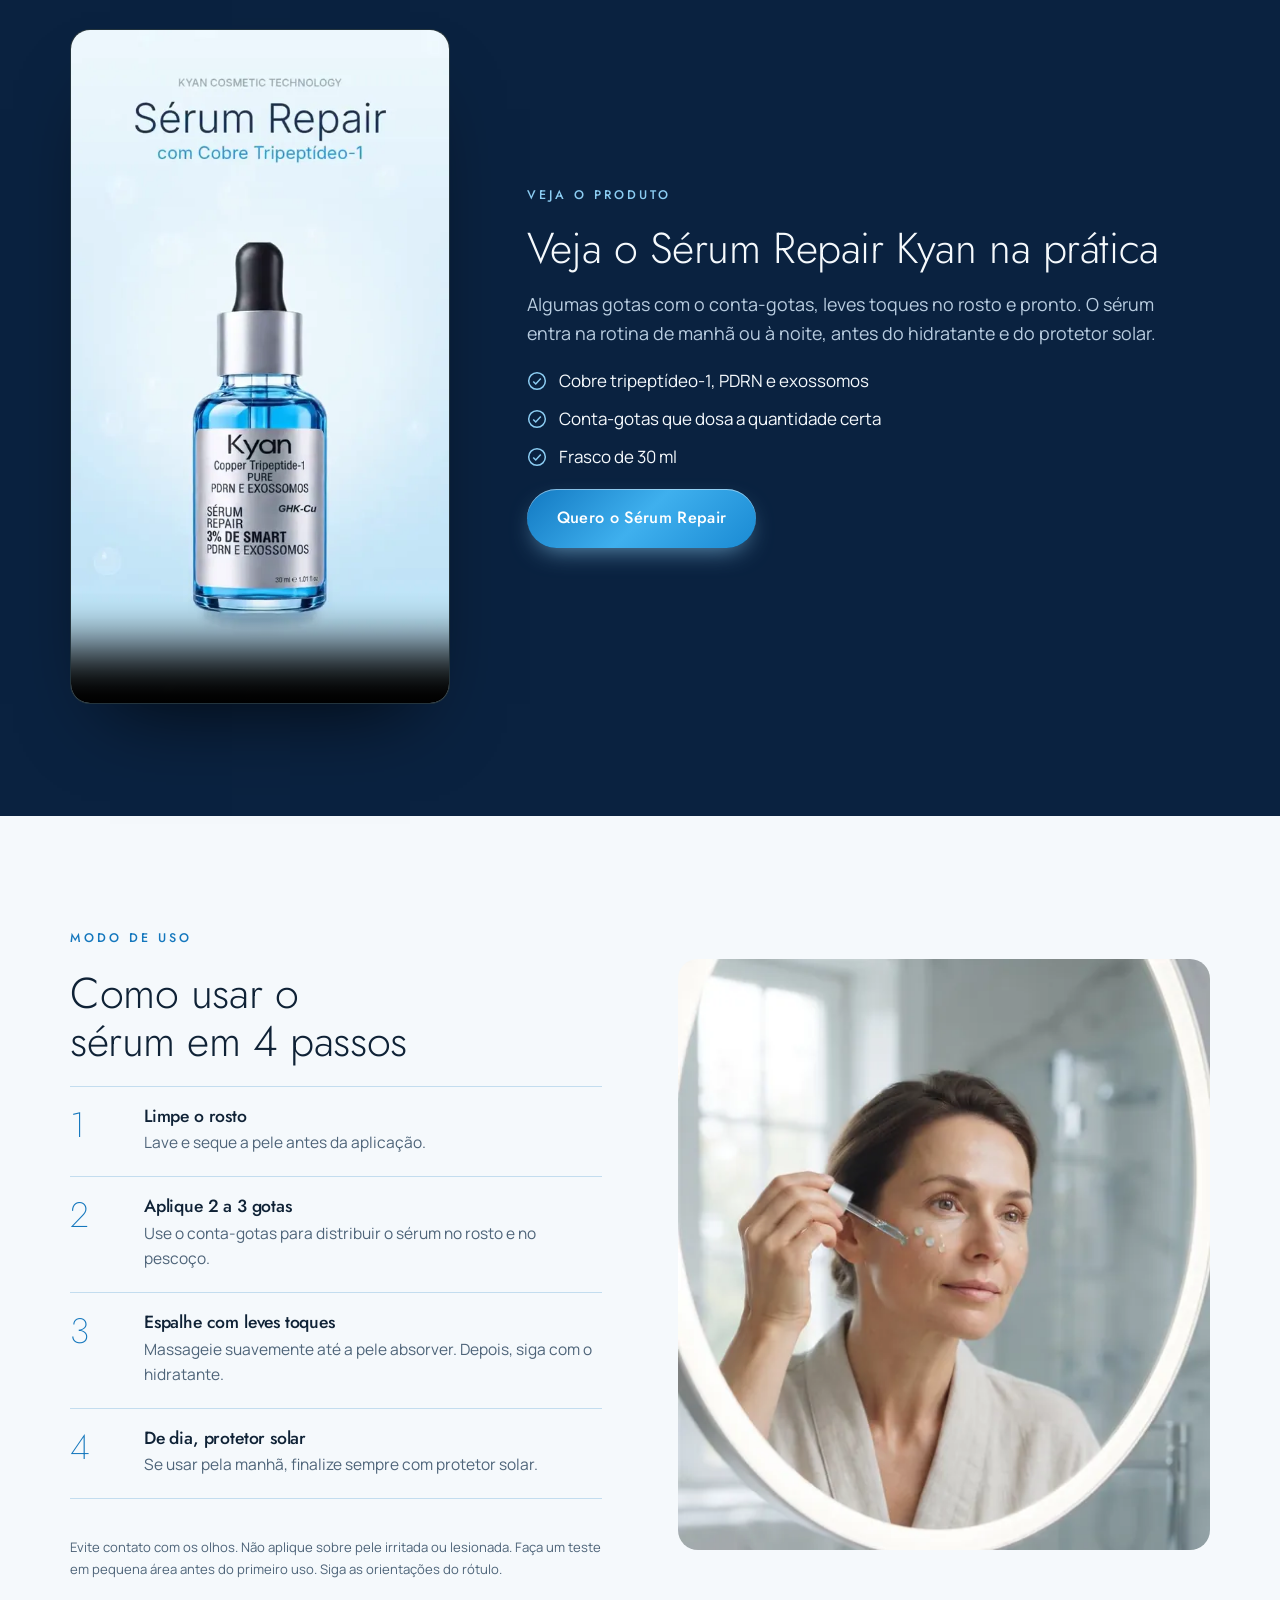
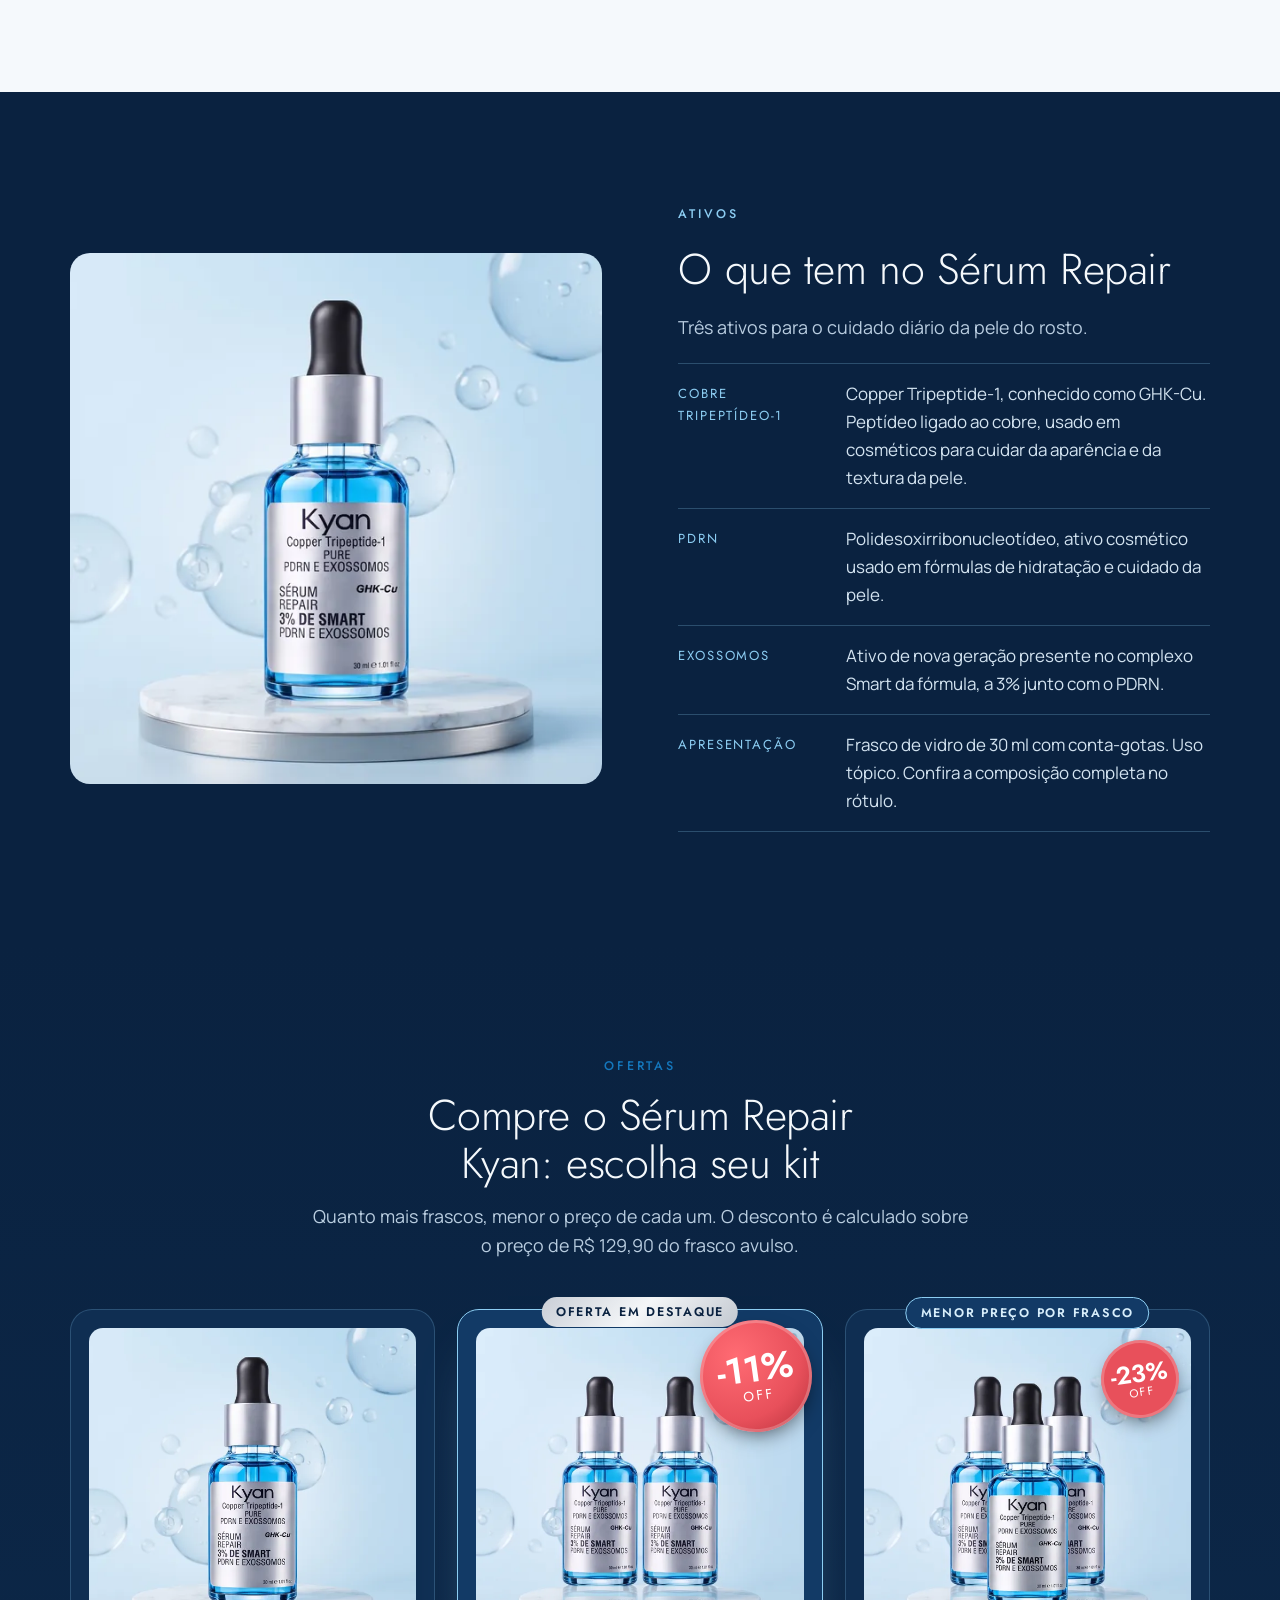
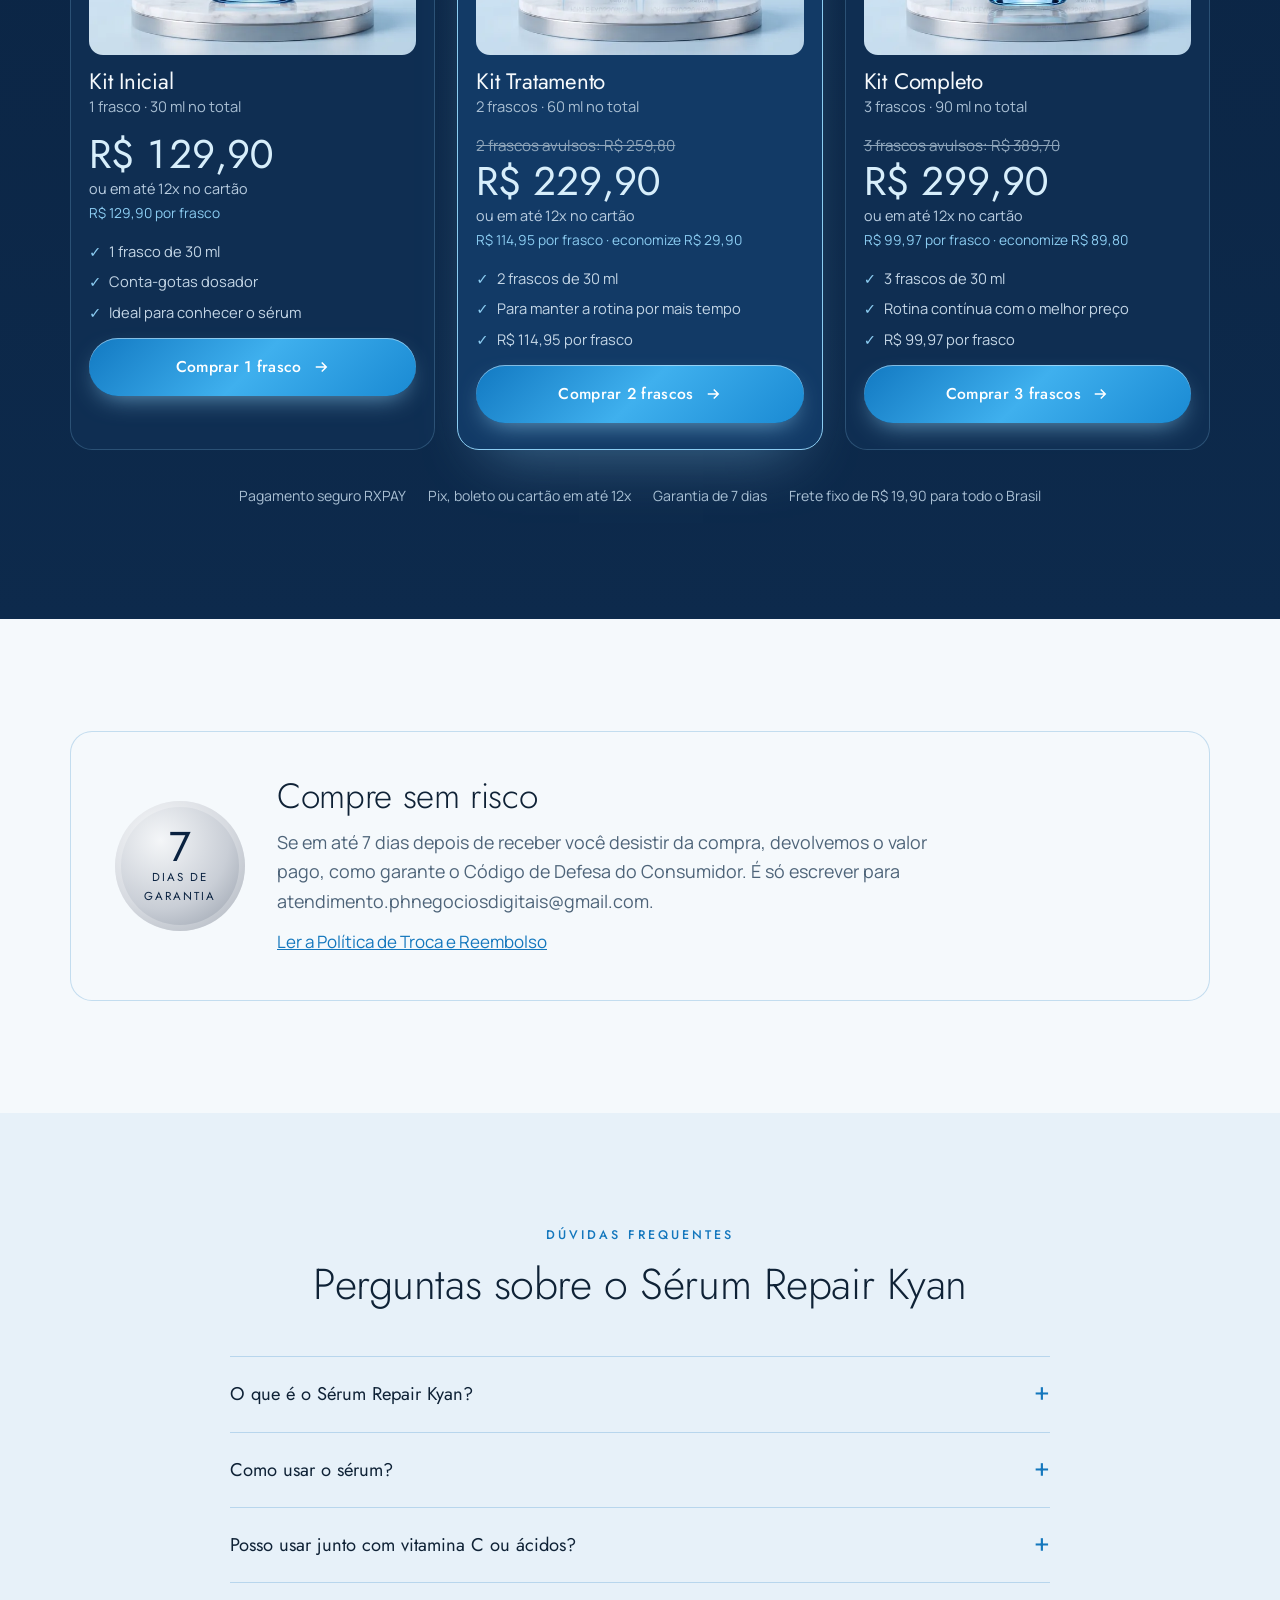
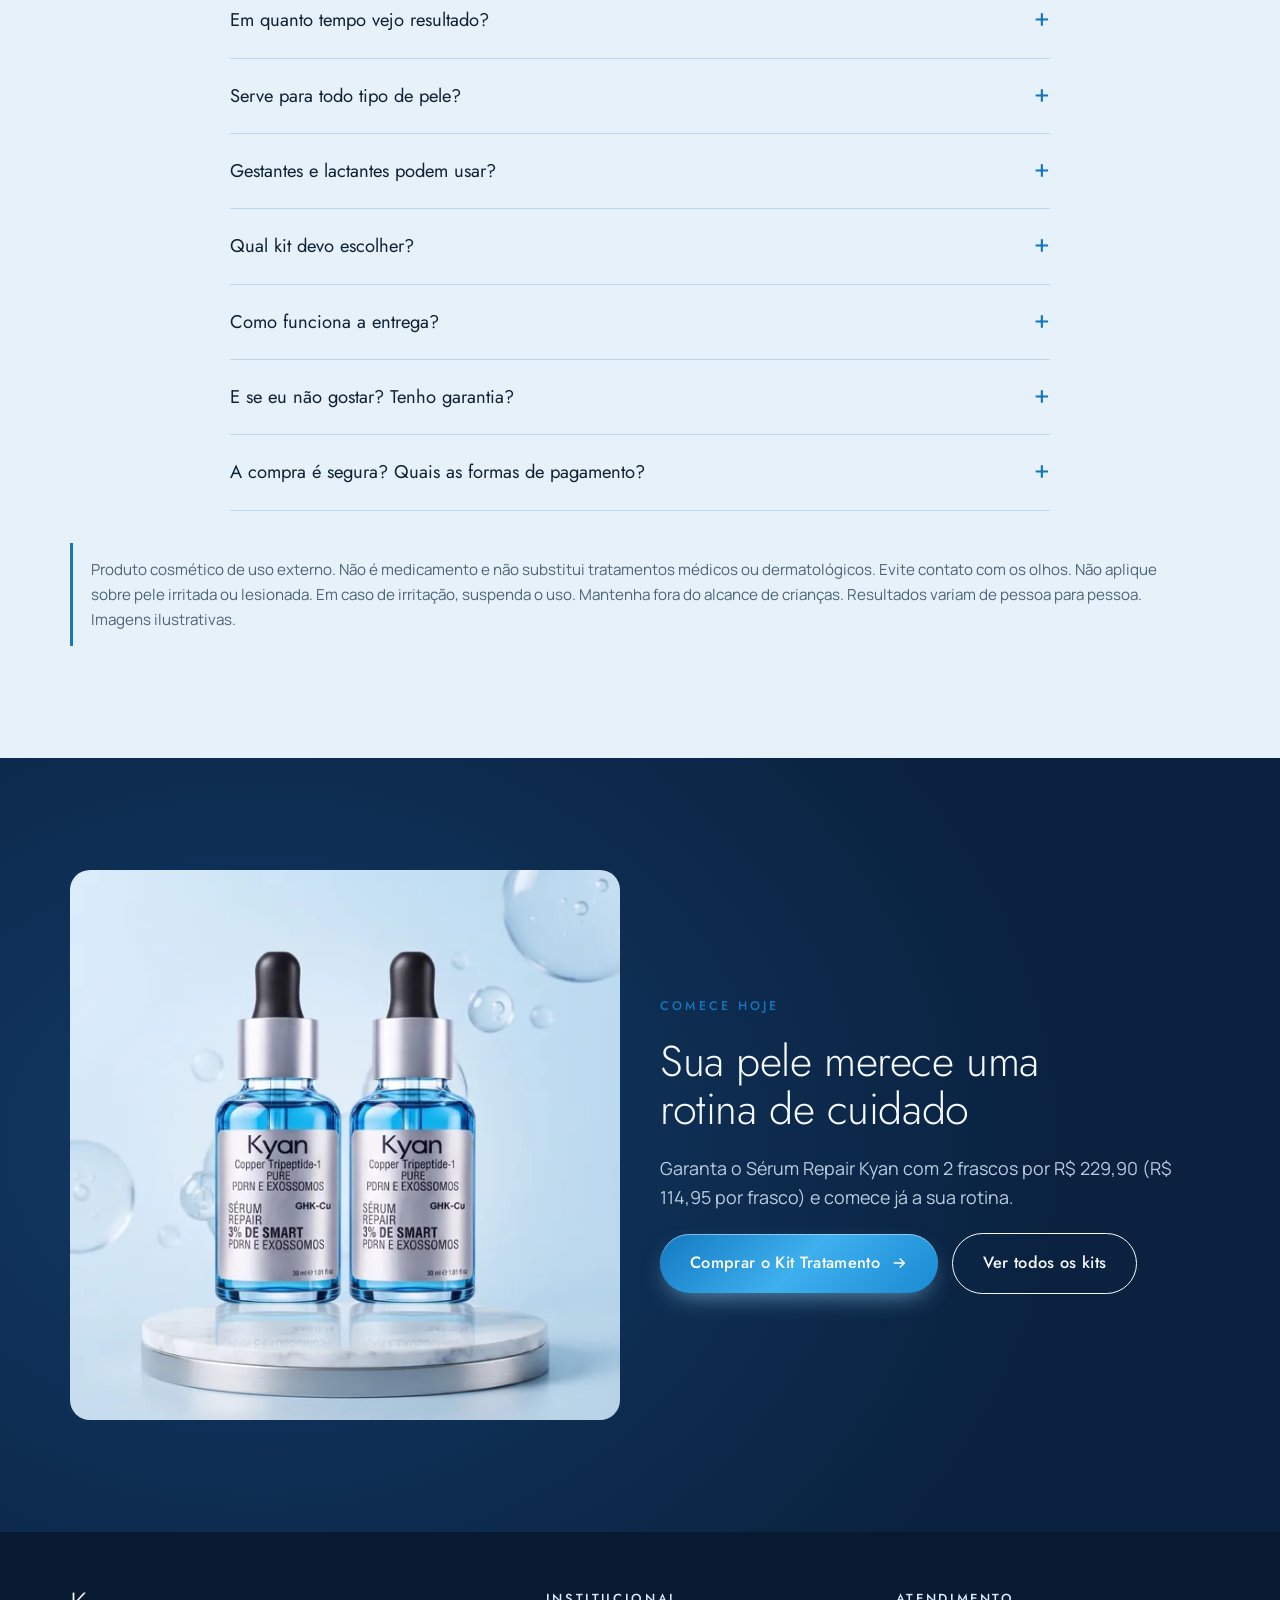
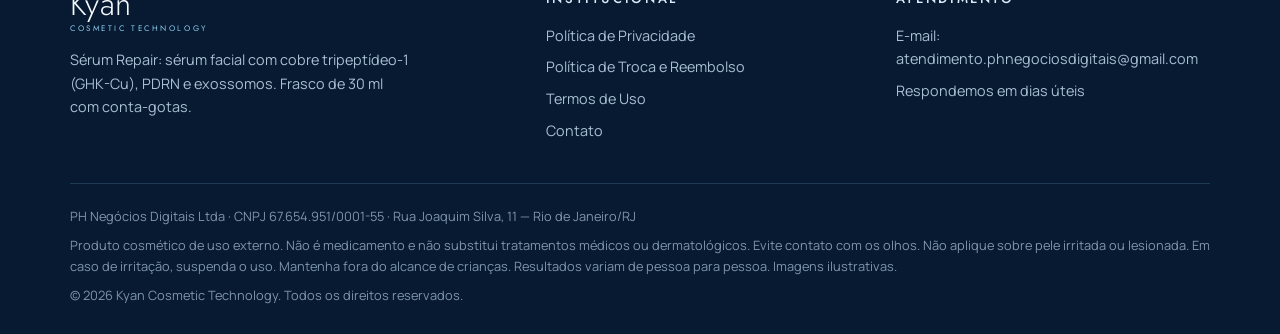
<file: assets/serum-repair/index.html>
<!doctype html>
<html lang="pt-BR">
<head>
<meta charset="utf-8">
<meta name="viewport" content="width=device-width,initial-scale=1,viewport-fit=cover">
<title>Sérum Repair Kyan | Cobre Tripeptídeo-1 (GHK-Cu), PDRN e Exossomos – 30 ml</title>
<meta name="description" content="Compre o Sérum Repair da Kyan: sérum facial com cobre tripeptídeo-1, PDRN e exossomos. Kits com 1, 2 ou 3 frascos a partir de R$ 129,90. Frete fixo de R$ 19,90 e garantia de 7 dias.">
<meta name="robots" content="index,follow">
<meta name="theme-color" content="#0a2240">
<link rel="canonical" href="https://megastorecenter.com/serum-repair/">
<meta property="og:type" content="product">
<meta property="og:locale" content="pt_BR">
<meta property="og:title" content="Sérum Repair Kyan | Cobre Tripeptídeo-1 (GHK-Cu), PDRN e Exossomos – 30 ml">
<meta property="og:description" content="Compre o Sérum Repair da Kyan: sérum facial com cobre tripeptídeo-1, PDRN e exossomos. Kits com 1, 2 ou 3 frascos a partir de R$ 129,90. Frete fixo de R$ 19,90 e garantia de 7 dias.">
<meta property="og:image" content="https://megastorecenter.com/serum-repair/img/og-serum-repair.jpg">
<meta name="twitter:card" content="summary_large_image">
<link rel="preconnect" href="https://fonts.googleapis.com"><link rel="preconnect" href="https://fonts.gstatic.com" crossorigin><link rel="stylesheet" href="https://fonts.googleapis.com/css2?family=Jost:wght@200;300;400;500;600&family=Manrope:wght@400;500;600&display=swap">
<link rel="stylesheet" href="assets/kyan-serum.css">
<script>window.LOJA_ROOT="/";window.LOJA_TRACK={"gtm": "", "ga4": "G-DZ8C5BZF6V", "ads": "AW-18241526725", "adsPurchase": "jQYLCP2Uka4dEMW3nvpD", "adsCheckout": "vLW0CICVka4dEMW3nvpD", "adsWhatsapp": "", "meta": "", "tiktok": ""};</script>
<script src="/assets/tracking.js"></script>
<script type="application/ld+json">{"@context": "https://schema.org", "@type": "Product", "name": "Sérum Repair Kyan com Cobre Tripeptídeo-1, PDRN e Exossomos 30 ml", "brand": {"@type": "Brand", "name": "Kyan"}, "description": "Sérum facial de uso tópico com cobre tripeptídeo-1 (GHK-Cu), PDRN e exossomos. Frasco de vidro de 30 ml com conta-gotas.", "image": ["https://megastorecenter.com/serum-repair/img/kit-1-frasco-1200.webp", "https://megastorecenter.com/serum-repair/img/kit-2-frascos-1200.webp", "https://megastorecenter.com/serum-repair/img/kit-3-frascos-1200.webp"], "category": "Cosméticos > Cuidados com a pele > Sérum facial", "offers": {"@type": "AggregateOffer", "priceCurrency": "BRL", "lowPrice": "129.90", "highPrice": "299.90", "offerCount": 3, "availability": "https://schema.org/InStock"}}</script><script type="application/ld+json">{"@context": "https://schema.org", "@type": "FAQPage", "mainEntity": [{"@type": "Question", "name": "O que é o Sérum Repair Kyan?", "acceptedAnswer": {"@type": "Answer", "text": "É um sérum facial de uso tópico da Kyan Cosmetic Technology com cobre tripeptídeo-1 (Copper Tripeptide-1, conhecido como GHK-Cu), PDRN e exossomos. Vem em frasco de 30 ml com conta-gotas."}}, {"@type": "Question", "name": "Como usar o sérum?", "acceptedAnswer": {"@type": "Answer", "text": "Com o rosto limpo e seco, aplique de 2 a 3 gotas e espalhe com leves toques até a pele absorver. Pode ser usado à noite e, se preferir, também pela manhã. De dia, finalize sempre com protetor solar. Siga as orientações do rótulo."}}, {"@type": "Question", "name": "Posso usar junto com vitamina C ou ácidos?", "acceptedAnswer": {"@type": "Answer", "text": "Prefira não aplicar no mesmo momento que ácidos fortes ou vitamina C pura. Uma opção é usar o Sérum Repair à noite e esses ativos em outro horário. Na dúvida, fale com seu dermatologista."}}, {"@type": "Question", "name": "Em quanto tempo vejo resultado?", "acceptedAnswer": {"@type": "Answer", "text": "Os resultados são graduais e dependem do uso contínuo, do tipo de pele e da rotina de cuidados. Por isso recomendamos manter o uso por algumas semanas. Os resultados variam de pessoa para pessoa."}}, {"@type": "Question", "name": "Serve para todo tipo de pele?", "acceptedAnswer": {"@type": "Answer", "text": "Foi pensado para o uso diário em diferentes tipos de pele. Se a sua pele é sensível, faça antes um teste em uma pequena área e aguarde 24 horas. Não aplique sobre pele irritada ou lesionada."}}, {"@type": "Question", "name": "Gestantes e lactantes podem usar?", "acceptedAnswer": {"@type": "Answer", "text": "Gestantes, lactantes e pessoas com alguma condição dermatológica devem consultar um médico antes de usar qualquer cosmético novo."}}, {"@type": "Question", "name": "Qual kit devo escolher?", "acceptedAnswer": {"@type": "Answer", "text": "O Kit Inicial serve para conhecer o sérum. Como o resultado vem do uso contínuo, os kits de 2 e 3 frascos mantêm a rotina por mais tempo e saem mais em conta: no Kit Completo cada frasco sai por R$ 99,97."}}, {"@type": "Question", "name": "Como funciona a entrega?", "acceptedAnswer": {"@type": "Answer", "text": "Frete fixo de R$ 19,90 para todo o Brasil, cobrado no checkout. Envio via PAC, com entrega em cerca de 10 dias úteis após a confirmação do pagamento. Você recebe o código de rastreio por e-mail."}}, {"@type": "Question", "name": "E se eu não gostar? Tenho garantia?", "acceptedAnswer": {"@type": "Answer", "text": "Sim. Você tem 7 dias corridos a partir do recebimento para desistir da compra, conforme o artigo 49 do Código de Defesa do Consumidor. Veja os detalhes na Política de Troca e Reembolso."}}, {"@type": "Question", "name": "A compra é segura? Quais as formas de pagamento?", "acceptedAnswer": {"@type": "Answer", "text": "O pagamento é processado pela RXPAY em ambiente seguro. Você pode pagar com Pix, boleto ou cartão de crédito em até 12x (os juros do parcelamento são calculados no checkout)."}}]}</script>
</head>
<body>
<div class="barra-topo"><div class="wrap"><span>Compra segura</span><span>Garantia de 7 dias</span><span>Frete fixo de R$ 19,90 para todo o Brasil</span></div></div>
<header class="topo"><div class="wrap">
  <a class="marca" href="#inicio" aria-label="Kyan — página inicial">Kyan<small>Cosmetic Technology</small></a>
  <nav class="menu" aria-label="Seções">
    <a href="#beneficios">Benefícios</a><a href="#como-usar">Como usar</a><a href="#kits">Kits</a><a href="#duvidas">Dúvidas</a>
  </nav>
  <a class="btn btn-ouro" href="#kits">Comprar Sérum Repair</a>
</div></header>
<main id="inicio">
<section class="hero" aria-labelledby="t-hero"><div class="wrap">
  <div class="hero-texto">
    <span class="selo">Kyan Cosmetic Technology · Sérum Repair</span>
    <h1 id="t-hero">Sérum Repair Kyan: <em>cobre tripeptídeo-1</em> para uma pele com aspecto renovado</h1>
    <p class="lead">Sérum facial com Copper Tripeptide-1 (GHK-Cu), PDRN e exossomos. Algumas gotas por dia para hidratar e cuidar da aparência da sua pele.*</p>
    <ul class="lista-check">
      <li><svg viewBox="0 0 24 24" fill="none" stroke="currentColor" stroke-width="1.8" aria-hidden="true"><circle cx="12" cy="12" r="10"/><path d="m7.5 12.5 3 3 6-6.5"/></svg><span>Cobre tripeptídeo-1 (GHK-Cu), peptídeo de uso cosmético</span></li>
      <li><svg viewBox="0 0 24 24" fill="none" stroke="currentColor" stroke-width="1.8" aria-hidden="true"><circle cx="12" cy="12" r="10"/><path d="m7.5 12.5 3 3 6-6.5"/></svg><span>3% de complexo Smart com PDRN e exossomos</span></li>
      <li><svg viewBox="0 0 24 24" fill="none" stroke="currentColor" stroke-width="1.8" aria-hidden="true"><circle cx="12" cy="12" r="10"/><path d="m7.5 12.5 3 3 6-6.5"/></svg><span>Frasco de 30 ml com conta-gotas dosador</span></li>
    </ul>
    <div class="hero-acoes">
      <a class="btn btn-ouro" href="#kits">Escolher meu kit <svg viewBox="0 0 24 24" fill="none" stroke="currentColor" stroke-width="2" aria-hidden="true"><path d="M5 12h14M13 6l6 6-6 6"/></svg></a>
      <a class="btn btn-linha" href="#como-usar">Ver como usar</a>
    </div>
    <div class="ficha">
      <div><b>30 ml</b>por frasco</div>
      <div><b>R$ 129,90</b>a partir de</div>
      <div><b>7 dias</b>de garantia</div>
    </div>
  </div>
  <div class="hero-foto"><img src="img/kit-1-frasco-1200.webp" srcset="img/kit-1-frasco-600.webp 600w, img/kit-1-frasco-1200.webp 1200w" sizes="(max-width: 860px) 100vw, 600px" width="1200" height="1200" alt="Sérum Repair Kyan com cobre tripeptídeo-1, frasco de 30 ml sobre pedestal de mármore" fetchpriority="high"></div>
</div></section>

<div class="confianca"><div class="wrap"><ul>
  <li><svg viewBox="0 0 24 24" fill="none" stroke="currentColor" stroke-width="1.5" aria-hidden="true"><rect x="4" y="10.5" width="16" height="10.5" rx="2"/><path d="M8 10.5V7a4 4 0 0 1 8 0v3.5"/><circle cx="12" cy="15.5" r="1.4"/></svg><span><b>Compra segura</b>Pagamento processado pela RXPAY</span></li>
  <li><svg viewBox="0 0 24 24" fill="none" stroke="currentColor" stroke-width="1.5" aria-hidden="true"><path d="M12 2.5 4 5.5v6c0 5 3.4 8.8 8 10 4.6-1.2 8-5 8-10v-6z"/><path d="m8.5 12 2.5 2.5 4.5-5"/></svg><span><b>Garantia de 7 dias</b>Devolução sem complicação</span></li>
  <li><svg viewBox="0 0 24 24" fill="none" stroke="currentColor" stroke-width="1.5" aria-hidden="true"><path d="M3 7.5 12 3l9 4.5v9L12 21l-9-4.5z"/><path d="M3 7.5 12 12l9-4.5M12 12v9"/></svg><span><b>Frete fixo R$ 19,90</b>Envio rastreado para todo o Brasil</span></li>
  <li><svg viewBox="0 0 24 24" fill="none" stroke="currentColor" stroke-width="1.5" aria-hidden="true"><path d="M4 5h16v11H9l-5 4z"/><path d="M8 9.5h8M8 12.5h5"/></svg><span><b>Atendimento por e-mail</b>Resposta em dias úteis</span></li>
</ul></div></div>

<section class="faixa clara" id="o-que-e" aria-labelledby="t-oque"><div class="wrap duo">
  <div class="duo-foto"><img src="img/serum-moleculas-1200.webp" srcset="img/serum-moleculas-600.webp 600w, img/serum-moleculas-1200.webp 1200w" sizes="(max-width: 860px) 100vw, 600px" width="1200" height="1200" alt="Sérum Repair Kyan entre moléculas translúcidas, cobre tripeptídeo-1" loading="lazy" decoding="async"></div>
  <div class="duo-texto">
    <span class="selo">O que é</span>
    <h2 id="t-oque">O sérum de peptídeo de cobre que entra na sua rotina de skincare</h2>
    <div class="regua"></div>
    <p class="lead">O Sérum Repair reúne três ativos de cuidado da pele em uma fórmula leve, para aplicar com o conta-gotas no rosto limpo.</p>
    <p>O cobre tripeptídeo-1, conhecido como GHK-Cu, é um dos peptídeos mais usados em cosméticos para cuidar da aparência da pele. Na fórmula Kyan, ele vem acompanhado de um complexo com PDRN e exossomos. Com o uso contínuo, a pele fica com aspecto mais hidratado, viçoso e uniforme.*</p>
    <a class="btn btn-ouro" href="#kits" style="justify-self:start">Escolher meu kit Sérum Repair</a>
  </div>
</div></section>

<section class="faixa areia" id="beneficios" aria-labelledby="t-ben"><div class="wrap">
  <div class="duo inverso" style="margin-bottom:48px">
    <div class="duo-foto"><img src="img/serum-gota-1200.webp" srcset="img/serum-gota-600.webp 600w, img/serum-gota-1200.webp 1200w" sizes="(max-width: 860px) 100vw, 600px" width="1200" height="1200" alt="Gota do Sérum Repair Kyan caindo do conta-gotas sobre a água" loading="lazy" decoding="async"></div>
    <div class="duo-texto">
      <span class="selo">Benefícios</span>
      <h2 id="t-ben">Por que escolher o Sérum Repair Kyan</h2>
      <p class="lead">Seis motivos para incluir o sérum de cobre tripeptídeo-1 na sua rotina.</p>
    </div>
  </div>
  <div class="beneficios">
    <div class="beneficio"><svg viewBox="0 0 24 24" fill="none" stroke="currentColor" stroke-width="1.4" aria-hidden="true"><path d="M4 8c3-2 5 2 8 0s5-2 8 0M4 13c3-2 5 2 8 0s5-2 8 0"/></svg><h3>Aparência de linhas finas</h3><p>Com o uso contínuo, ajuda a suavizar a aparência das linhas finas.*</p></div>
    <div class="beneficio"><svg viewBox="0 0 24 24" fill="none" stroke="currentColor" stroke-width="1.4" aria-hidden="true"><path d="M12 3 4 7v5c0 5 3.4 8 8 9 4.6-1 8-4 8-9V7z"/></svg><h3>Aspecto mais firme</h3><p>Pele com aparência mais firme e elástica ao longo das semanas.*</p></div>
    <div class="beneficio"><svg viewBox="0 0 24 24" fill="none" stroke="currentColor" stroke-width="1.4" aria-hidden="true"><path d="M12 3s6 6.6 6 11a6 6 0 0 1-12 0c0-4.4 6-11 6-11z"/><path d="M9.5 14.5a2.5 2.5 0 0 0 2.5 2.5"/></svg><h3>Hidratação</h3><p>Ajuda a manter a pele hidratada e macia ao toque.*</p></div>
    <div class="beneficio"><svg viewBox="0 0 24 24" fill="none" stroke="currentColor" stroke-width="1.4" aria-hidden="true"><circle cx="12" cy="12" r="4"/><path d="M12 2v3M12 19v3M2 12h3M19 12h3M5 5l2 2M17 17l2 2M5 19l2-2M17 7l2-2"/></svg><h3>Viço e uniformidade</h3><p>Pele com aspecto mais luminoso e tom mais uniforme.*</p></div>
    <div class="beneficio"><svg viewBox="0 0 24 24" fill="none" stroke="currentColor" stroke-width="1.4" aria-hidden="true"><path d="M14.5 3.5l6 6-2 2-6-6zM16.5 9.5 8 18l-3 1 1-3 8.5-8.5"/><path d="M4 21.5c0-1 1-2 1-2s1 1 1 2a1 1 0 0 1-2 0z"/></svg><h3>Conta-gotas dosador</h3><p>Você aplica só as gotas necessárias, sem desperdício.</p></div>
    <div class="beneficio"><svg viewBox="0 0 24 24" fill="none" stroke="currentColor" stroke-width="1.4" aria-hidden="true"><circle cx="12" cy="12" r="2.5"/><circle cx="5" cy="6" r="1.8"/><circle cx="19" cy="6" r="1.8"/><circle cx="12" cy="20" r="1.8"/><path d="M6.4 7.2 10.2 10.6M17.6 7.2 13.8 10.6M12 14.5v3.7"/></svg><h3>Três ativos em um</h3><p>Cobre tripeptídeo-1, PDRN e exossomos na mesma fórmula.</p></div>
  </div>
  <p class="nota">* Resultados graduais, que dependem do uso contínuo e do tipo de pele. Variam de pessoa para pessoa.</p>
</div></section>

<section class="faixa escura" id="video" aria-labelledby="t-video"><div class="wrap video-grade">
  <div class="video-caixa vertical"><video id="video-produto" controls playsinline muted preload="metadata" poster="img/video-capa.webp">
      <source src="video/kyan-serum-repair.mp4" type="video/mp4">
    </video>
    <div class="video-fim" id="video-fim" hidden>
      <p>Pronta para começar?</p>
      <div class="btns"><a class="btn btn-ouro" href="#kits">Escolher meu kit</a><button class="btn btn-linha" type="button" id="video-rever">Assistir de novo</button></div>
    </div></div>
  <div style="display:grid;gap:18px">
    <span class="selo">Veja o produto</span>
    <h2 id="t-video">Veja o Sérum Repair Kyan na prática</h2>
    <p class="lead">Algumas gotas com o conta-gotas, leves toques no rosto e pronto. O sérum entra na rotina de manhã ou à noite, antes do hidratante e do protetor solar.</p>
    <ul class="lista-check"><li><svg viewBox="0 0 24 24" fill="none" stroke="currentColor" stroke-width="1.8" aria-hidden="true"><circle cx="12" cy="12" r="10"/><path d="m7.5 12.5 3 3 6-6.5"/></svg><span>Cobre tripeptídeo-1, PDRN e exossomos</span></li><li><svg viewBox="0 0 24 24" fill="none" stroke="currentColor" stroke-width="1.8" aria-hidden="true"><circle cx="12" cy="12" r="10"/><path d="m7.5 12.5 3 3 6-6.5"/></svg><span>Conta-gotas que dosa a quantidade certa</span></li><li><svg viewBox="0 0 24 24" fill="none" stroke="currentColor" stroke-width="1.8" aria-hidden="true"><circle cx="12" cy="12" r="10"/><path d="m7.5 12.5 3 3 6-6.5"/></svg><span>Frasco de 30 ml</span></li></ul>
    <a class="btn btn-ouro" href="#kits" style="justify-self:start">Quero o Sérum Repair</a>
  </div>
</div></section>

<section class="faixa clara" id="como-usar" aria-labelledby="t-uso"><div class="wrap duo">
  <div class="duo-texto">
    <span class="selo">Modo de uso</span>
    <h2 id="t-uso">Como usar o sérum em 4 passos</h2>
    <ol class="passos">
      <li><div><h3>Limpe o rosto</h3><p>Lave e seque a pele antes da aplicação.</p></div></li>
      <li><div><h3>Aplique 2 a 3 gotas</h3><p>Use o conta-gotas para distribuir o sérum no rosto e no pescoço.</p></div></li>
      <li><div><h3>Espalhe com leves toques</h3><p>Massageie suavemente até a pele absorver. Depois, siga com o hidratante.</p></div></li>
      <li><div><h3>De dia, protetor solar</h3><p>Se usar pela manhã, finalize sempre com protetor solar.</p></div></li>
    </ol>
    <p class="nota">Evite contato com os olhos. Não aplique sobre pele irritada ou lesionada. Faça um teste em pequena área antes do primeiro uso. Siga as orientações do rótulo.</p>
  </div>
  <div class="duo-foto alta"><img src="img/serum-rotina-900.webp" srcset="img/serum-rotina-540.webp 540w, img/serum-rotina-900.webp 900w" sizes="(max-width: 860px) 100vw, 540px" width="900" height="1000" alt="Mulher aplicando o Sérum Repair Kyan no rosto em frente ao espelho" loading="lazy" decoding="async"></div>
</div></section>

<section class="faixa escura" id="ativos" aria-labelledby="t-prop"><div class="wrap">
  <div class="duo">
    <div class="duo-foto"><img src="img/kit-1-frasco-1200.webp" srcset="img/kit-1-frasco-600.webp 600w, img/kit-1-frasco-1200.webp 1200w" sizes="(max-width: 860px) 100vw, 600px" width="1200" height="1200" alt="Frasco do Sérum Repair Kyan com rótulo prata: cobre tripeptídeo-1, PDRN e exossomos" loading="lazy" decoding="async"></div>
    <div class="duo-texto">
      <span class="selo">Ativos</span>
      <h2 id="t-prop">O que tem no Sérum Repair</h2>
      <p class="lead">Três ativos para o cuidado diário da pele do rosto.</p>
      <dl class="props">
        <div><dt>Cobre tripeptídeo-1</dt><dd>Copper Tripeptide-1, conhecido como GHK-Cu. Peptídeo ligado ao cobre, usado em cosméticos para cuidar da aparência e da textura da pele.</dd></div>
        <div><dt>PDRN</dt><dd>Polidesoxirribonucleotídeo, ativo cosmético usado em fórmulas de hidratação e cuidado da pele.</dd></div>
        <div><dt>Exossomos</dt><dd>Ativo de nova geração presente no complexo Smart da fórmula, a 3% junto com o PDRN.</dd></div>
        <div><dt>Apresentação</dt><dd>Frasco de vidro de 30 ml com conta-gotas. Uso tópico. Confira a composição completa no rótulo.</dd></div>
      </dl>
    </div>
  </div>
</div></section>

<section class="faixa kits-faixa" aria-labelledby="t-kits"><div class="wrap" id="kits">
  <div class="cabeca centro"><span class="selo">Ofertas</span><h2 id="t-kits">Compre o Sérum Repair Kyan: escolha seu kit</h2>
  <p class="lead">Quanto mais frascos, menor o preço de cada um. O desconto é calculado sobre o preço de R$ 129,90 do frasco avulso.</p></div>
  <div class="kits"><article class="kit" id="kit1">
  
  <div class="kit-foto"><img src="img/kit-1-frasco-1200.webp" srcset="img/kit-1-frasco-600.webp 600w, img/kit-1-frasco-1200.webp 1200w" sizes="(max-width: 900px) 92vw, 360px" width="1200" height="1200" alt="Sérum Repair Kyan: kit com 1 frasco de 30 ml" loading="lazy" decoding="async"></div>
  <div><h3>Kit Inicial</h3><p class="qtd">1 frasco · 30 ml no total</p></div>
  <div class="preco">
    <span class="valor">R$ 129,90</span>
    <span class="parcela">ou em até 12x no cartão</span>
    <span class="unit">R$ 129,90 por frasco</span>
  </div>
  <ul><li>1 frasco de 30 ml</li><li>Conta-gotas dosador</li><li>Ideal para conhecer o sérum</li></ul>
  <a class="btn btn-ouro" href="https://go.rxpay.com.br/checkout/Uzg4RVc2OE92Vko5NGMwTklIRzI0TFVpOjU1NzA=" rel="noopener" data-kit="1" data-preco="129.90">Comprar 1 frasco <svg viewBox="0 0 24 24" fill="none" stroke="currentColor" stroke-width="2" aria-hidden="true"><path d="M5 12h14M13 6l6 6-6 6"/></svg></a>
</article><article class="kit destaque" id="kit2">
  <span class="kit-etiqueta">Oferta em destaque</span>
  <div class="kit-foto"><img src="img/kit-2-frascos-1200.webp" srcset="img/kit-2-frascos-600.webp 600w, img/kit-2-frascos-1200.webp 1200w" sizes="(max-width: 900px) 92vw, 360px" width="1200" height="1200" alt="Sérum Repair Kyan: kit com 2 frascos de 30 ml" loading="lazy" decoding="async"><span class="desconto" aria-label="11% de desconto"><b>-11%</b>OFF</span></div>
  <div><h3>Kit Tratamento</h3><p class="qtd">2 frascos · 60 ml no total</p></div>
  <div class="preco">
    <s>2 frascos avulsos: R$ 259,80</s>
    <span class="valor">R$ 229,90</span>
    <span class="parcela">ou em até 12x no cartão</span>
    <span class="unit">R$ 114,95 por frasco · economize R$ 29,90</span>
  </div>
  <ul><li>2 frascos de 30 ml</li><li>Para manter a rotina por mais tempo</li><li>R$ 114,95 por frasco</li></ul>
  <a class="btn btn-ouro" href="https://go.rxpay.com.br/checkout/akZrc3hxOVlnSjIzSDNlRlg2NFZZS3VIOjU1NzE=" rel="noopener" data-kit="2" data-preco="229.90">Comprar 2 frascos <svg viewBox="0 0 24 24" fill="none" stroke="currentColor" stroke-width="2" aria-hidden="true"><path d="M5 12h14M13 6l6 6-6 6"/></svg></a>
</article><article class="kit" id="kit3">
  <span class="kit-etiqueta discreta">Menor preço por frasco</span>
  <div class="kit-foto"><img src="img/kit-3-frascos-1200.webp" srcset="img/kit-3-frascos-600.webp 600w, img/kit-3-frascos-1200.webp 1200w" sizes="(max-width: 900px) 92vw, 360px" width="1200" height="1200" alt="Sérum Repair Kyan: kit com 3 frascos de 30 ml" loading="lazy" decoding="async"><span class="desconto" aria-label="23% de desconto"><b>-23%</b>OFF</span></div>
  <div><h3>Kit Completo</h3><p class="qtd">3 frascos · 90 ml no total</p></div>
  <div class="preco">
    <s>3 frascos avulsos: R$ 389,70</s>
    <span class="valor">R$ 299,90</span>
    <span class="parcela">ou em até 12x no cartão</span>
    <span class="unit">R$ 99,97 por frasco · economize R$ 89,80</span>
  </div>
  <ul><li>3 frascos de 30 ml</li><li>Rotina contínua com o melhor preço</li><li>R$ 99,97 por frasco</li></ul>
  <a class="btn btn-ouro" href="https://go.rxpay.com.br/checkout/VVdZeGRJNTdmaG5SZjd2Y1FUUVAyeXlSOjU1NzI=" rel="noopener" data-kit="3" data-preco="299.90">Comprar 3 frascos <svg viewBox="0 0 24 24" fill="none" stroke="currentColor" stroke-width="2" aria-hidden="true"><path d="M5 12h14M13 6l6 6-6 6"/></svg></a>
</article></div>
  <div class="pagamento"><span>Pagamento seguro RXPAY</span><span>Pix, boleto ou cartão em até 12x</span><span>Garantia de 7 dias</span><span>Frete fixo de R$ 19,90 para todo o Brasil</span></div>
</div></section>

<section class="faixa clara" aria-labelledby="t-gar"><div class="wrap">
  <div class="garantia">
    <div class="garantia-selo"><b>7</b><span>dias de<br>garantia</span></div>
    <div style="display:grid;gap:12px">
      <h2 id="t-gar" style="font-size:clamp(1.5rem,3vw,2.2rem)">Compre sem risco</h2>
      <p class="lead">Se em até 7 dias depois de receber você desistir da compra, devolvemos o valor pago, como garante o Código de Defesa do Consumidor. É só escrever para atendimento.phnegociosdigitais@gmail.com.</p>
      <a href="trocas-e-reembolso.html" style="color:var(--ambar)">Ler a Política de Troca e Reembolso</a>
    </div>
  </div>
</div></section>

<section class="faixa areia" id="duvidas" aria-labelledby="t-faq"><div class="wrap">
  <div class="cabeca centro"><span class="selo">Dúvidas frequentes</span><h2 id="t-faq">Perguntas sobre o Sérum Repair Kyan</h2></div>
  <div class="faq"><details><summary>O que é o Sérum Repair Kyan?</summary><p>É um sérum facial de uso tópico da Kyan Cosmetic Technology com cobre tripeptídeo-1 (Copper Tripeptide-1, conhecido como GHK-Cu), PDRN e exossomos. Vem em frasco de 30 ml com conta-gotas.</p></details><details><summary>Como usar o sérum?</summary><p>Com o rosto limpo e seco, aplique de 2 a 3 gotas e espalhe com leves toques até a pele absorver. Pode ser usado à noite e, se preferir, também pela manhã. De dia, finalize sempre com protetor solar. Siga as orientações do rótulo.</p></details><details><summary>Posso usar junto com vitamina C ou ácidos?</summary><p>Prefira não aplicar no mesmo momento que ácidos fortes ou vitamina C pura. Uma opção é usar o Sérum Repair à noite e esses ativos em outro horário. Na dúvida, fale com seu dermatologista.</p></details><details><summary>Em quanto tempo vejo resultado?</summary><p>Os resultados são graduais e dependem do uso contínuo, do tipo de pele e da rotina de cuidados. Por isso recomendamos manter o uso por algumas semanas. Os resultados variam de pessoa para pessoa.</p></details><details><summary>Serve para todo tipo de pele?</summary><p>Foi pensado para o uso diário em diferentes tipos de pele. Se a sua pele é sensível, faça antes um teste em uma pequena área e aguarde 24 horas. Não aplique sobre pele irritada ou lesionada.</p></details><details><summary>Gestantes e lactantes podem usar?</summary><p>Gestantes, lactantes e pessoas com alguma condição dermatológica devem consultar um médico antes de usar qualquer cosmético novo.</p></details><details><summary>Qual kit devo escolher?</summary><p>O Kit Inicial serve para conhecer o sérum. Como o resultado vem do uso contínuo, os kits de 2 e 3 frascos mantêm a rotina por mais tempo e saem mais em conta: no Kit Completo cada frasco sai por R$ 99,97.</p></details><details><summary>Como funciona a entrega?</summary><p>Frete fixo de R$ 19,90 para todo o Brasil, cobrado no checkout. Envio via PAC, com entrega em cerca de 10 dias úteis após a confirmação do pagamento. Você recebe o código de rastreio por e-mail.</p></details><details><summary>E se eu não gostar? Tenho garantia?</summary><p>Sim. Você tem 7 dias corridos a partir do recebimento para desistir da compra, conforme o artigo 49 do Código de Defesa do Consumidor. Veja os detalhes na Política de Troca e Reembolso.</p></details><details><summary>A compra é segura? Quais as formas de pagamento?</summary><p>O pagamento é processado pela RXPAY em ambiente seguro. Você pode pagar com Pix, boleto ou cartão de crédito em até 12x (os juros do parcelamento são calculados no checkout).</p></details></div>
  <p class="aviso-supl" style="margin-top:32px">Produto cosmético de uso externo. Não é medicamento e não substitui tratamentos médicos ou dermatológicos. Evite contato com os olhos. Não aplique sobre pele irritada ou lesionada. Em caso de irritação, suspenda o uso. Mantenha fora do alcance de crianças. Resultados variam de pessoa para pessoa. Imagens ilustrativas.</p>
</div></section>

<section class="faixa cta-final" aria-labelledby="t-fim"><div class="wrap">
  <div><img src="img/kit-2-frascos-1200.webp" srcset="img/kit-2-frascos-600.webp 600w, img/kit-2-frascos-1200.webp 1200w" sizes="(max-width: 860px) 100vw, 600px" width="1200" height="1200" alt="Kit com 2 frascos do Sérum Repair Kyan no pedestal" loading="lazy" decoding="async"></div>
  <div style="display:grid;gap:20px">
    <span class="selo">Comece hoje</span>
    <h2 id="t-fim">Sua pele merece uma rotina de cuidado</h2>
    <p class="lead">Garanta o Sérum Repair Kyan com 2 frascos por R$ 229,90 (R$ 114,95 por frasco) e comece já a sua rotina.</p>
    <div class="hero-acoes"><a class="btn btn-ouro" href="https://go.rxpay.com.br/checkout/akZrc3hxOVlnSjIzSDNlRlg2NFZZS3VIOjU1NzE=" rel="noopener" data-kit="2" data-preco="229.90">Comprar o Kit Tratamento <svg viewBox="0 0 24 24" fill="none" stroke="currentColor" stroke-width="2" aria-hidden="true"><path d="M5 12h14M13 6l6 6-6 6"/></svg></a><a class="btn btn-linha" href="#kits">Ver todos os kits</a></div>
  </div>
</div></section>
</main>
<footer class="rodape"><div class="wrap">
  <div class="colunas">
    <div>
      <a class="marca" href="index.html">Kyan<small>Cosmetic Technology</small></a>
      <p style="margin-top:16px;max-width:38ch">Sérum Repair: sérum facial com cobre tripeptídeo-1 (GHK-Cu), PDRN e exossomos. Frasco de 30 ml com conta-gotas.</p>
    </div>
    <div>
      <h4>Institucional</h4>
      <ul>
        <li><a href="politica-de-privacidade.html">Política de Privacidade</a></li>
        <li><a href="trocas-e-reembolso.html">Política de Troca e Reembolso</a></li>
        <li><a href="termos-de-uso.html">Termos de Uso</a></li>
        <li><a href="contato.html">Contato</a></li>
      </ul>
    </div>
    <div>
      <h4>Atendimento</h4>
      <ul>
        <li>E-mail: <span style="user-select:all">atendimento.phnegociosdigitais@gmail.com</span></li>
        <li>Respondemos em dias úteis</li>
      </ul>
    </div>
  </div>
  <div class="legal">
    <p>PH Negócios Digitais Ltda · CNPJ 67.654.951/0001-55 · Rua Joaquim Silva, 11 — Rio de Janeiro/RJ</p>
    <p>Produto cosmético de uso externo. Não é medicamento e não substitui tratamentos médicos ou dermatológicos. Evite contato com os olhos. Não aplique sobre pele irritada ou lesionada. Em caso de irritação, suspenda o uso. Mantenha fora do alcance de crianças. Resultados variam de pessoa para pessoa. Imagens ilustrativas.</p>
    <p>© 2026 Kyan Cosmetic Technology. Todos os direitos reservados.</p>
  </div>
</div></footer>
<div class="barra-compra" role="region" aria-label="Comprar">
  <div><small>Sérum Repair a partir de</small><b>R$ 99,97/frasco</b></div>
  <a class="btn btn-ouro" href="#kits">Escolher kit</a>
</div>
<script>document.body.classList.add('tem-barra');</script>
<script>
(function(){var v=document.getElementById('video-produto');if(v){var fim=document.getElementById('video-fim');
v.loop=false;v.addEventListener('ended',function(){fim.hidden=false;});
v.addEventListener('play',function(){fim.hidden=true;});
document.getElementById('video-rever').addEventListener('click',function(){v.currentTime=0;v.play();});}
var T=window.Track;
document.querySelectorAll('a[data-kit]').forEach(function(a){a.addEventListener('click',function(e){
  if(!T)return; e.preventDefault(); var q=a.getAttribute('data-kit'), p=parseFloat(a.getAttribute('data-preco'));
  try{T.beginCheckout({sku:'serum-repair-k'+q,nome:'Sérum Repair Kyan - Kit '+q,marca:'Kyan',preco:p,kit:q,categoria:'cosmetico'});}catch(err){}
  var url=T.withAttribution?T.withAttribution(a.href):a.href; setTimeout(function(){location.href=url;},250);
});});
})();
</script>
</body>
</html>
</file>
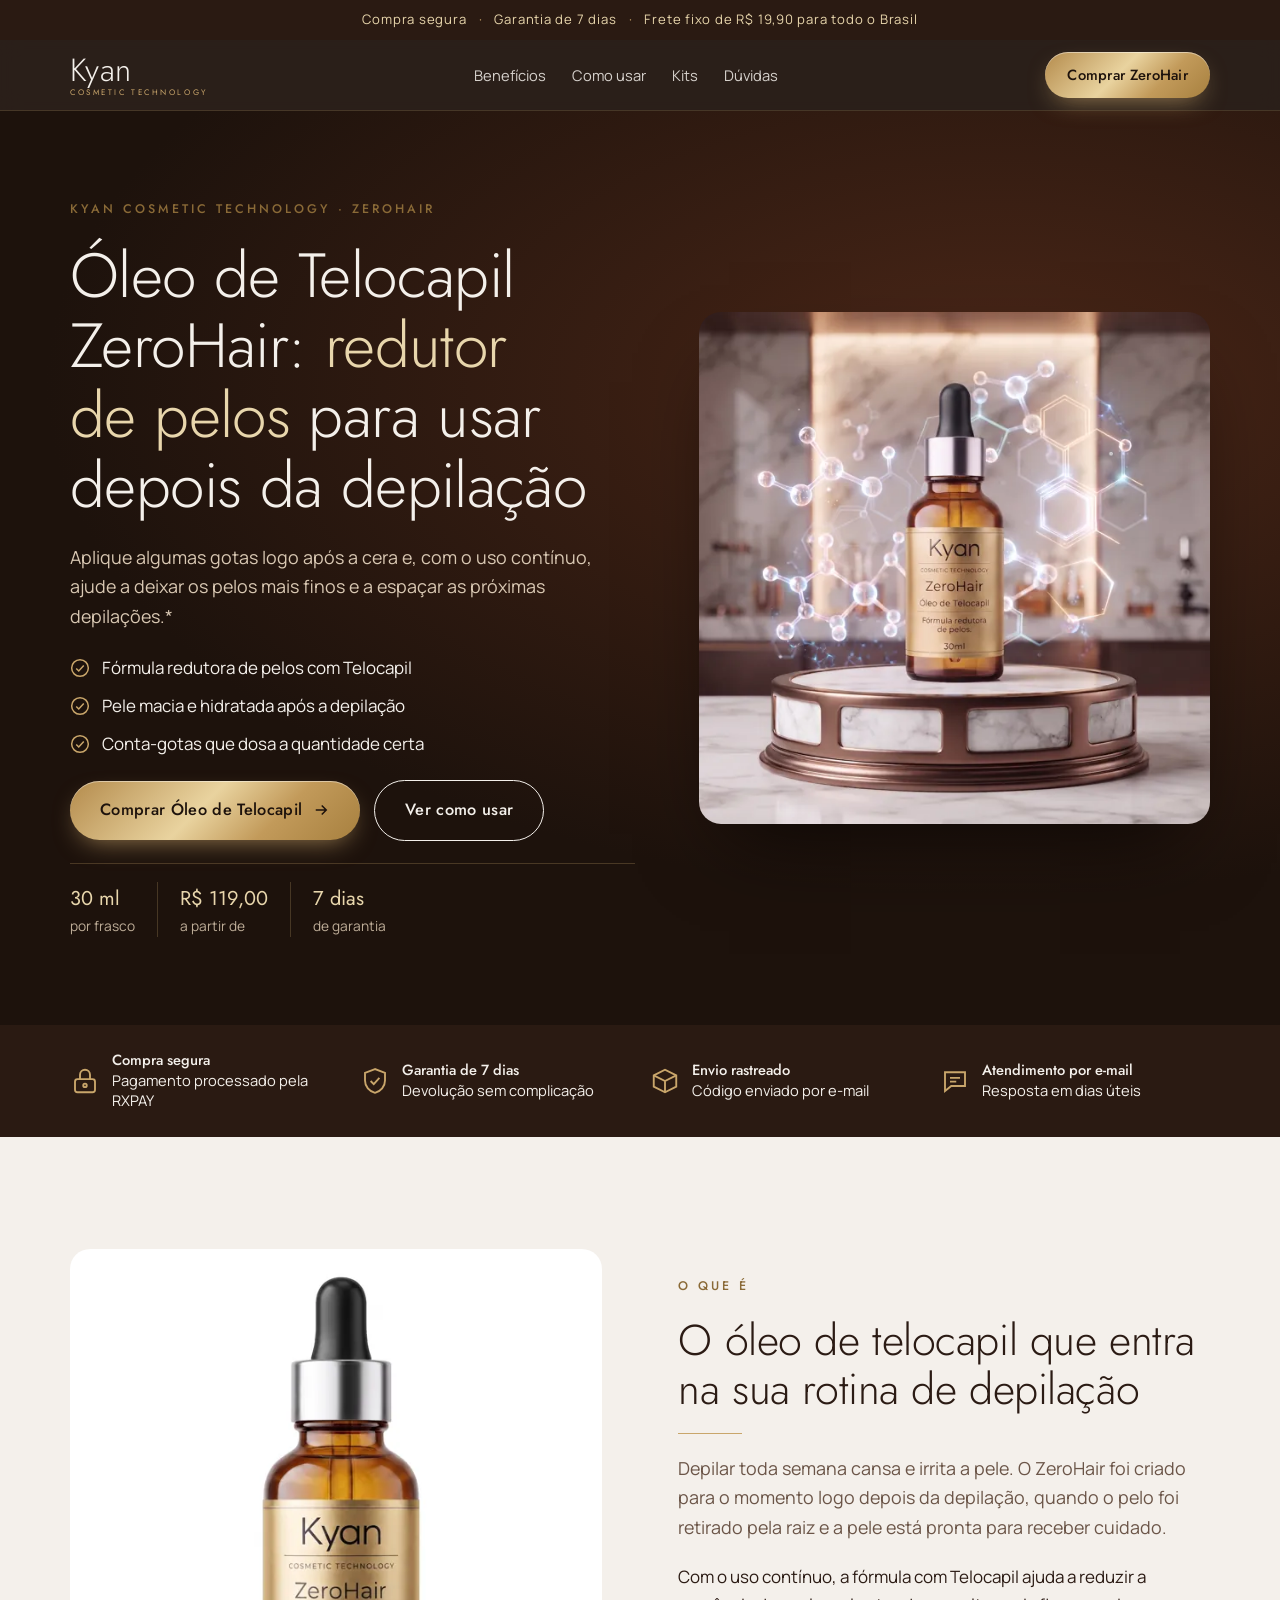
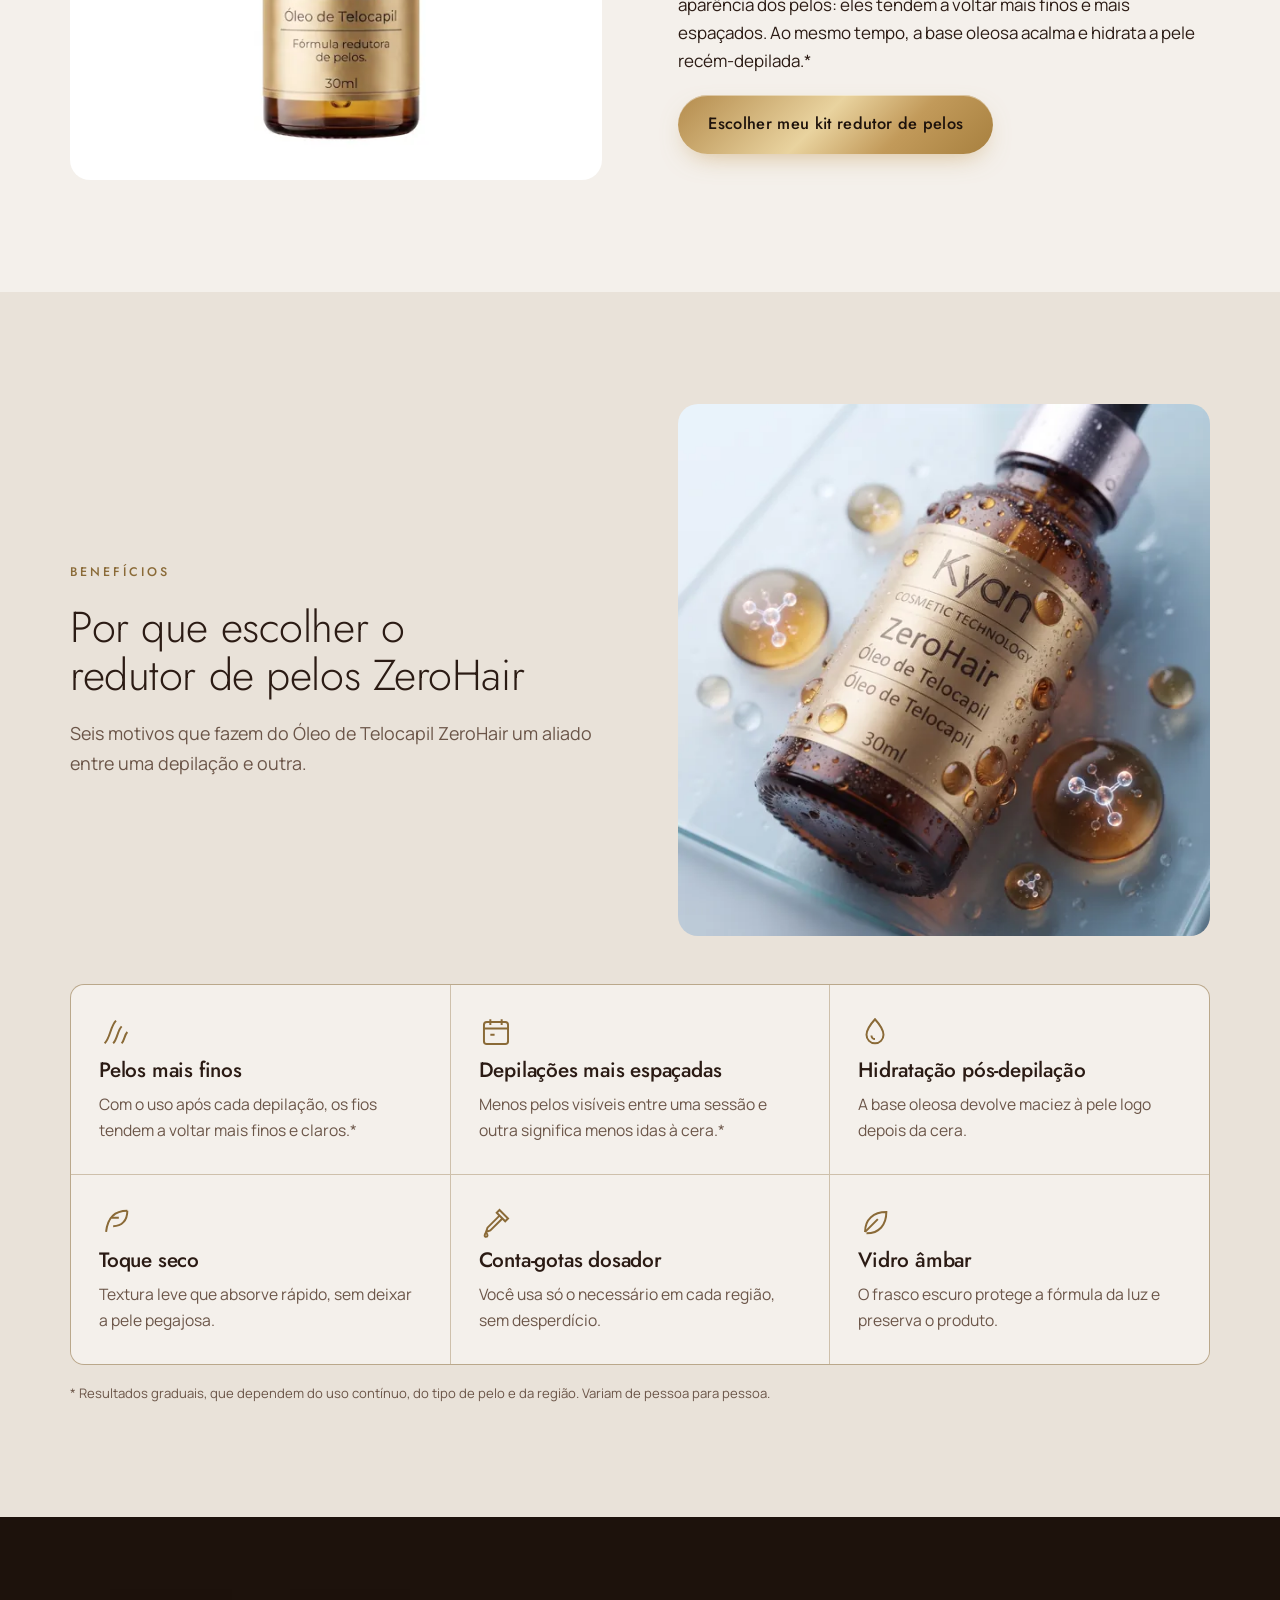
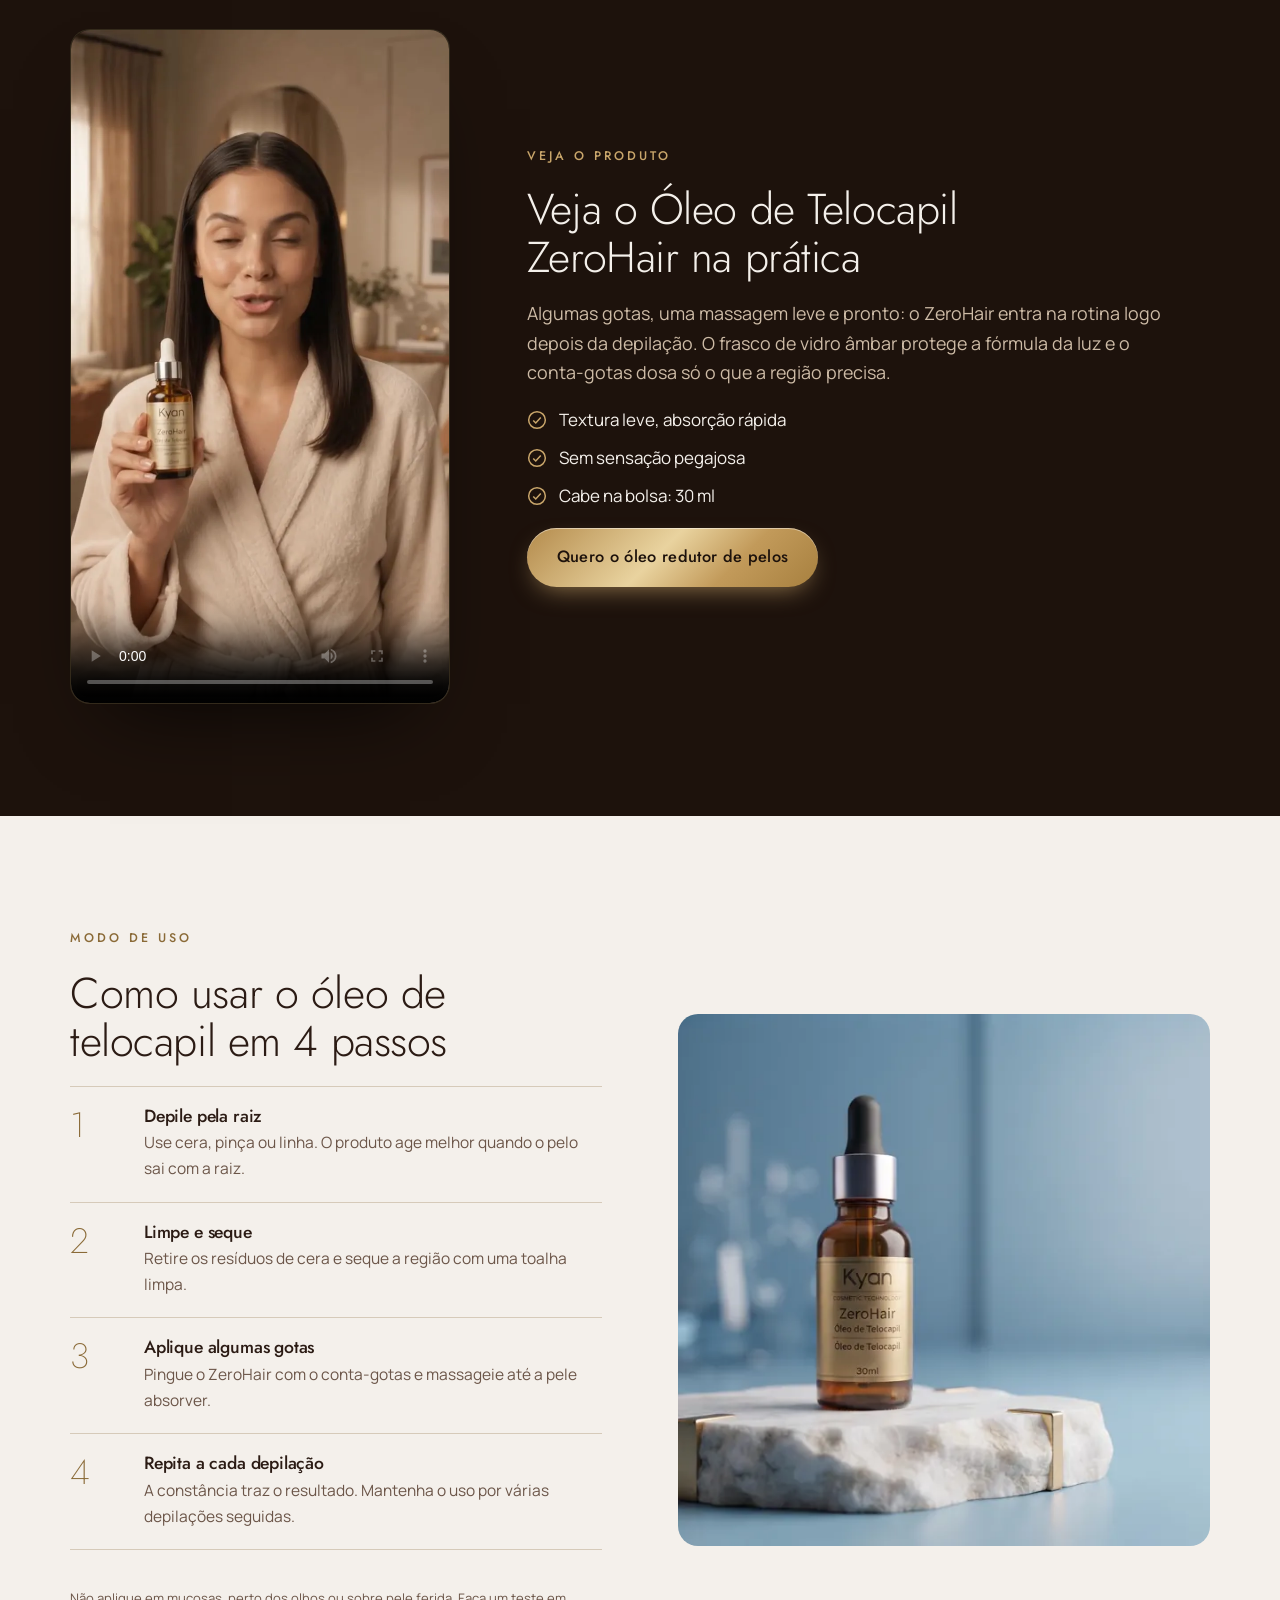
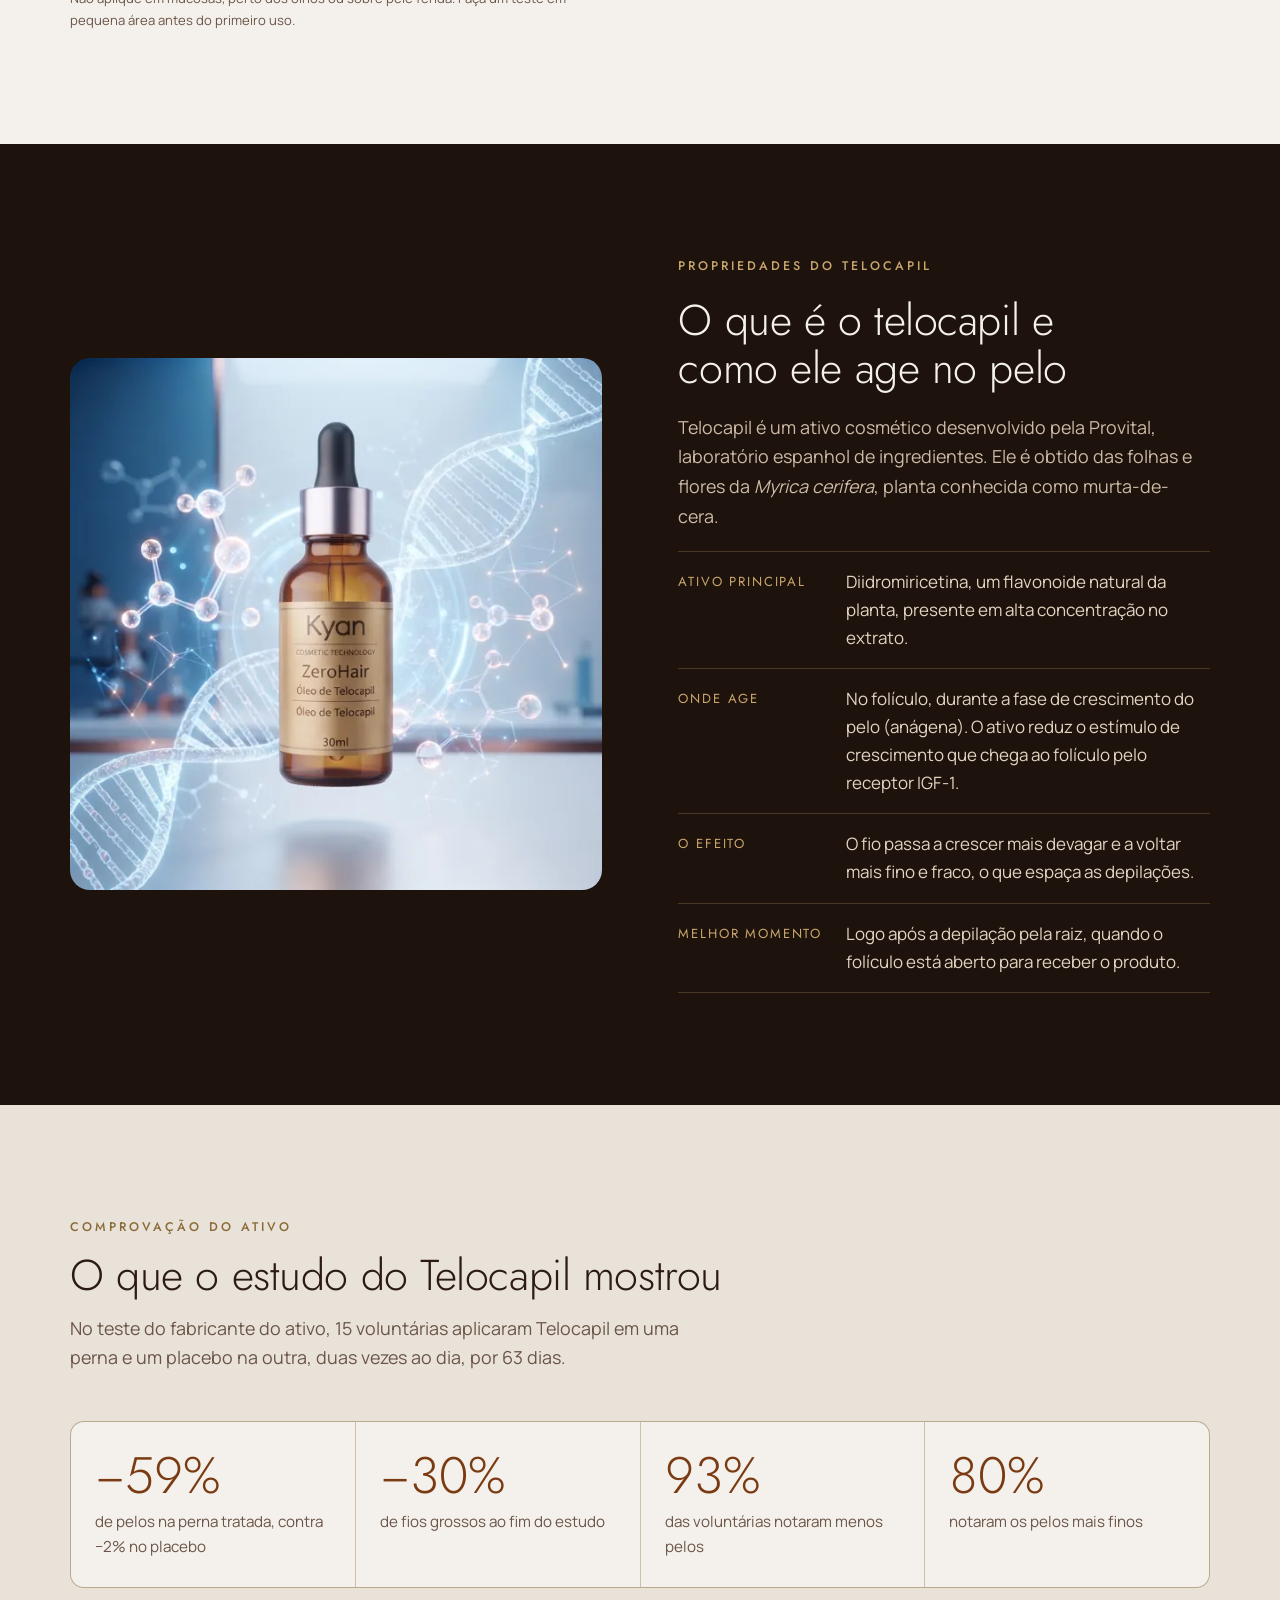
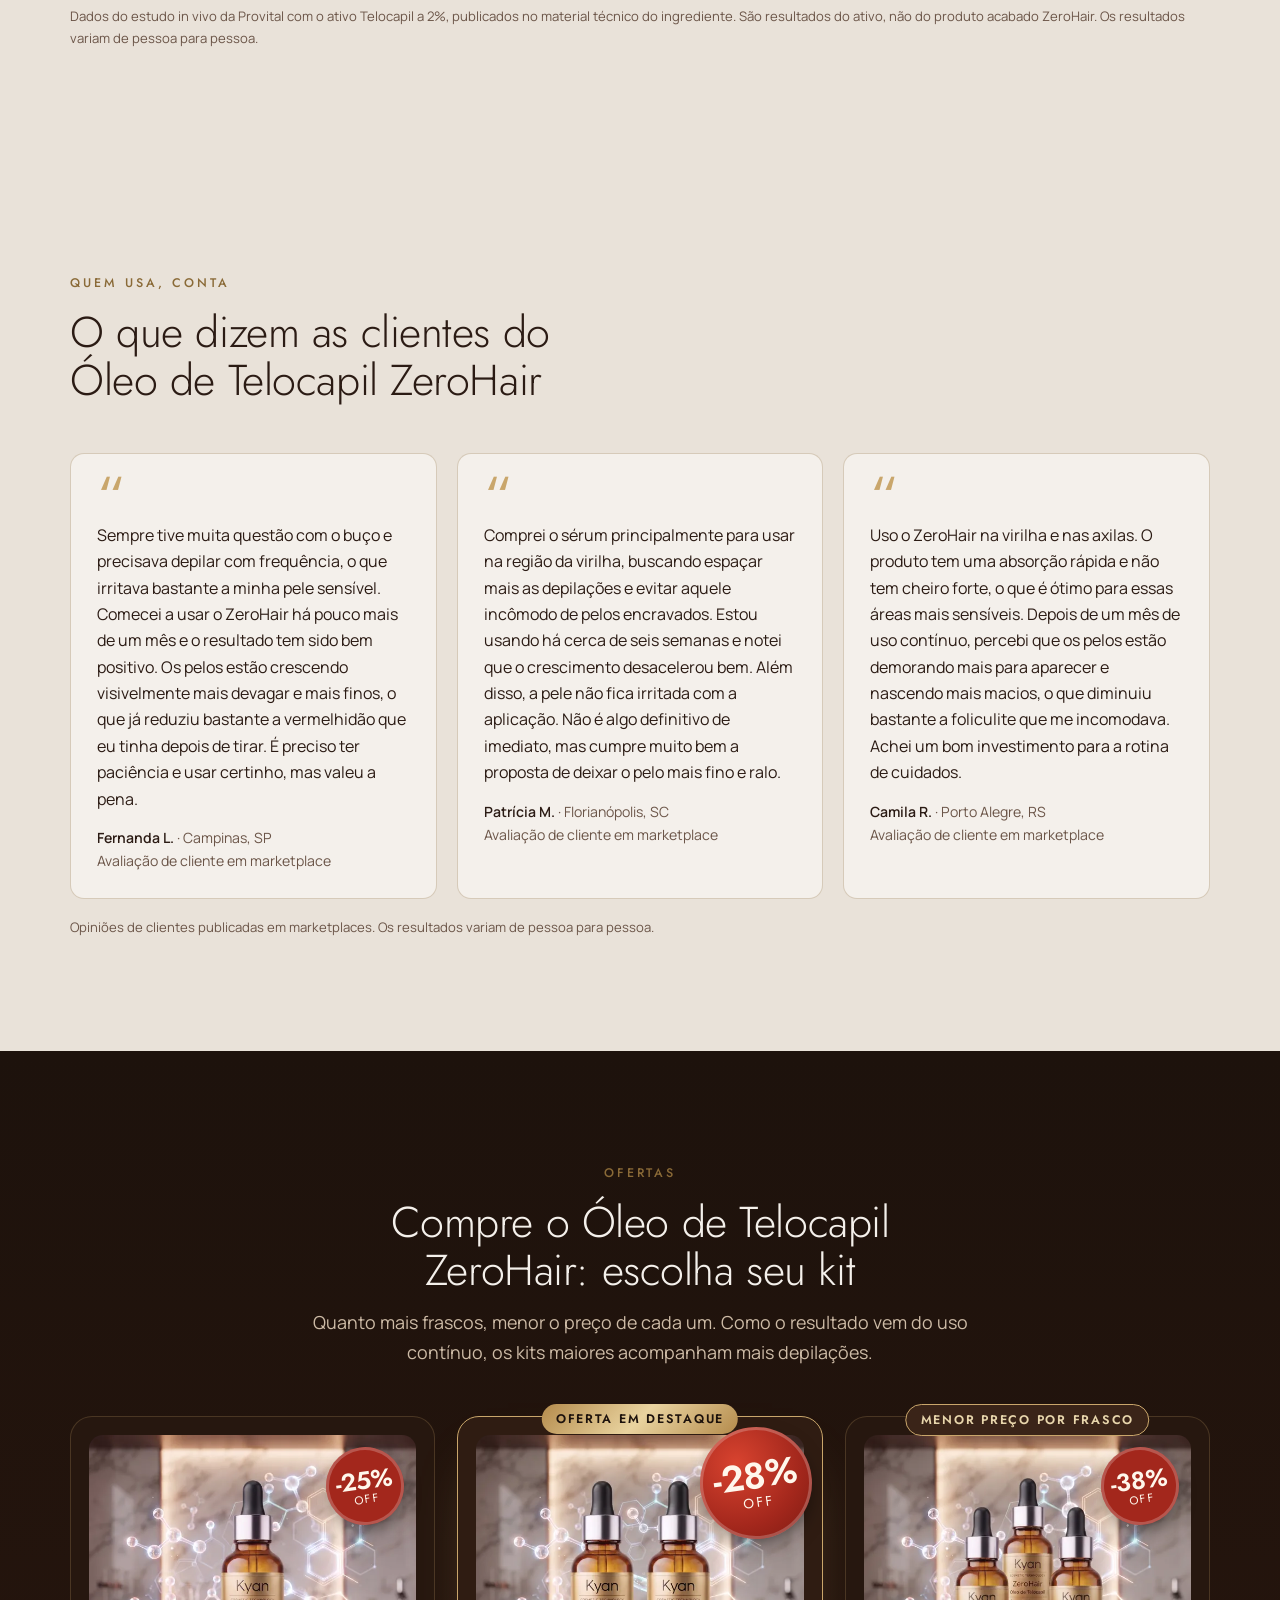
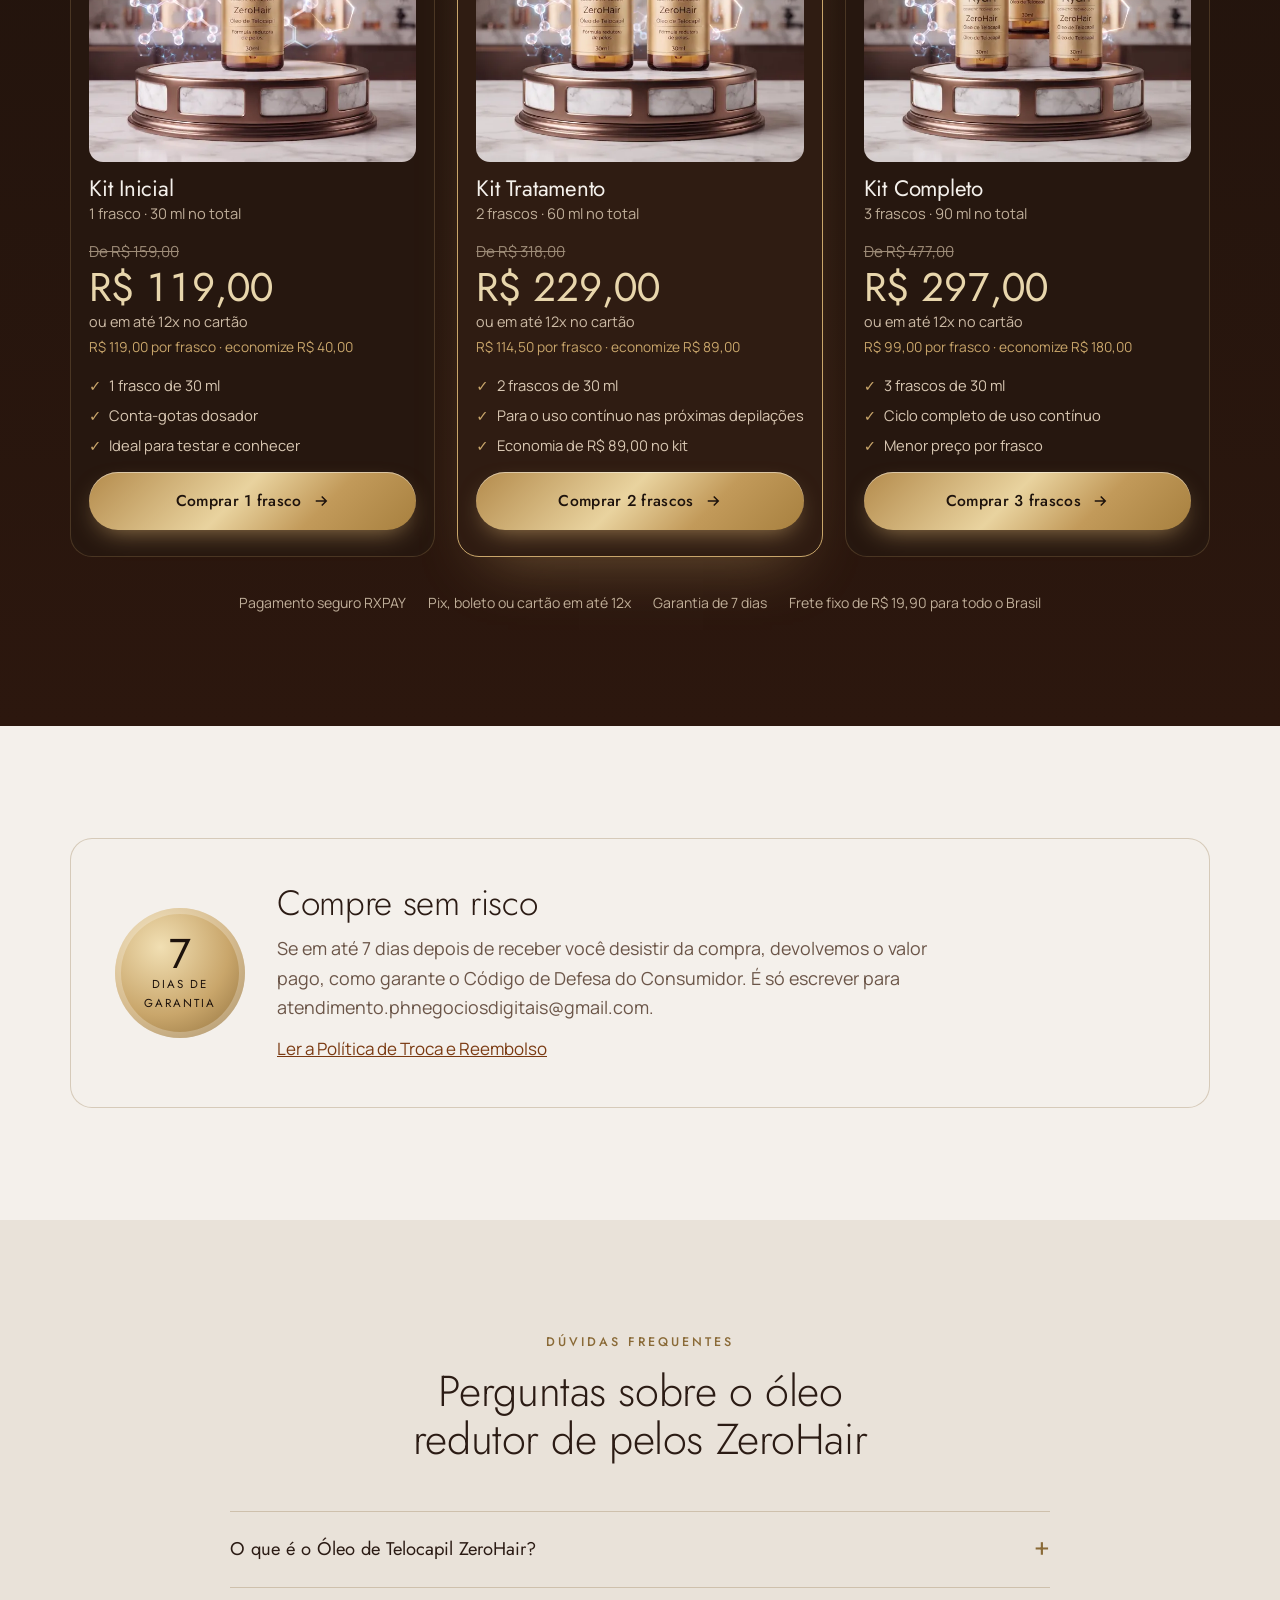
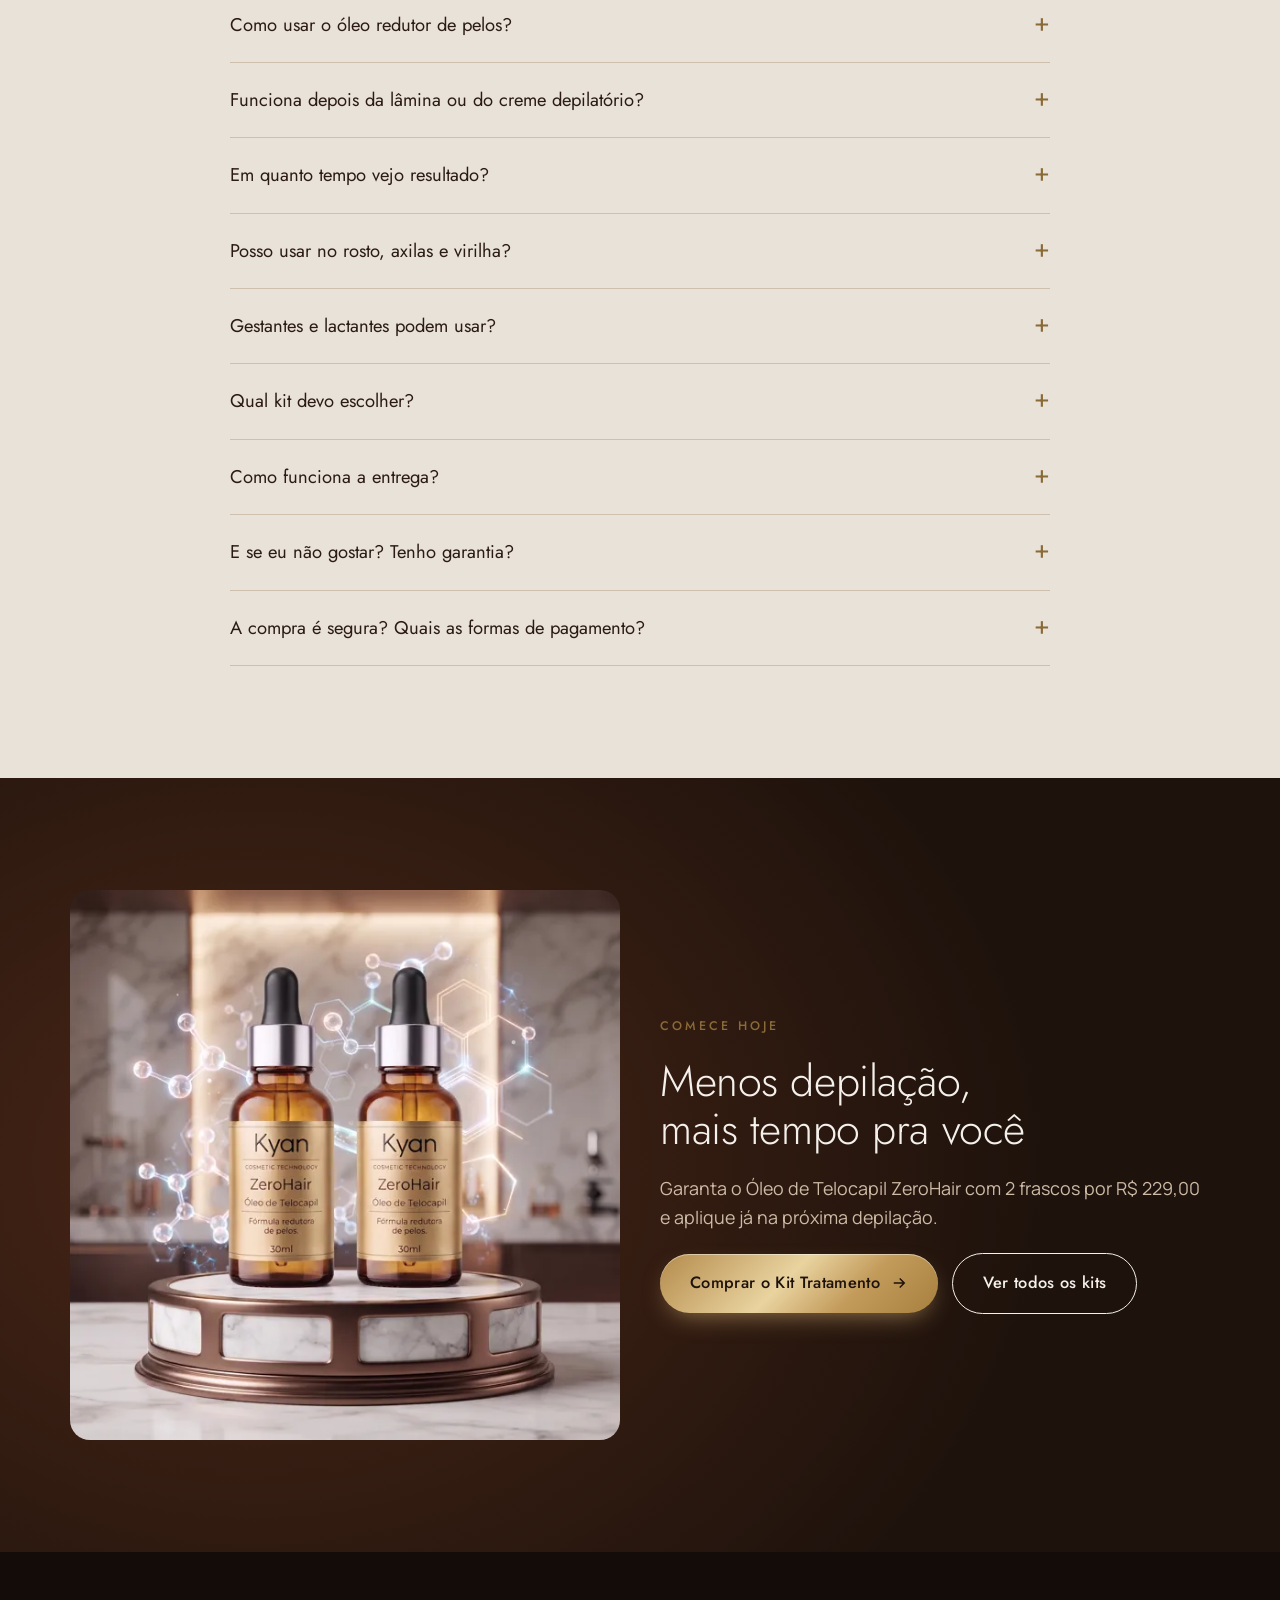
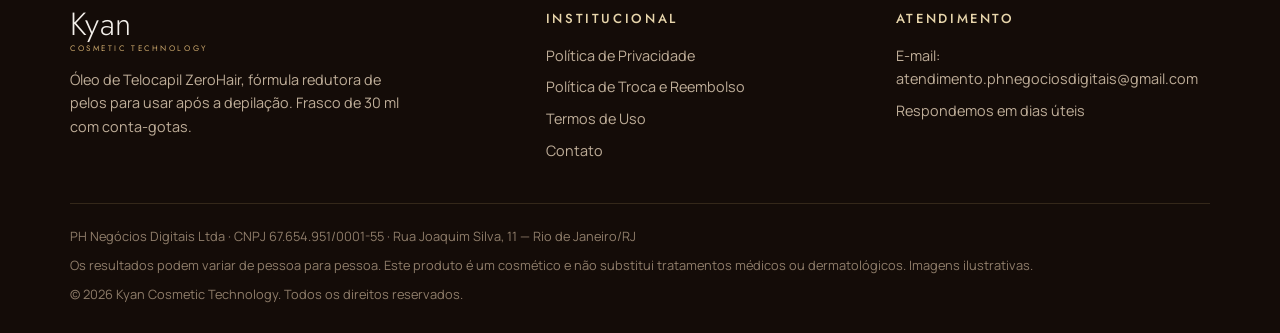
<file: assets/zerohair/index.html>
<!doctype html>
<html lang="pt-BR">
<head>
<meta charset="utf-8">
<meta name="viewport" content="width=device-width,initial-scale=1,viewport-fit=cover">
<title>Óleo de Telocapil ZeroHair | Redutor de Pelos Kyan 30 ml</title>
<meta name="claude:viewport-fit-sides" content="cover">
<meta name="description" content="Compre o Óleo de Telocapil ZeroHair da Kyan: redutor de pelos para usar após a depilação. Kits com 1, 2 ou 3 frascos a partir de R$ 119,00. Compra segura e garantia de 7 dias.">
<meta name="robots" content="index,follow">
<meta name="theme-color" content="#1d120c">
<link rel="canonical" href="https://megastorecenter.com/zerohair/">
<meta property="og:type" content="product">
<meta property="og:locale" content="pt_BR">
<meta property="og:title" content="Óleo de Telocapil ZeroHair | Redutor de Pelos Kyan 30 ml">
<meta property="og:description" content="Compre o Óleo de Telocapil ZeroHair da Kyan: redutor de pelos para usar após a depilação. Kits com 1, 2 ou 3 frascos a partir de R$ 119,00. Compra segura e garantia de 7 dias.">
<meta property="og:image" content="https://megastorecenter.com/zerohair/img/og-zerohair.jpg">
<meta name="twitter:card" content="summary_large_image">
<link rel="preconnect" href="https://fonts.googleapis.com"><link rel="preconnect" href="https://fonts.gstatic.com" crossorigin><link rel="stylesheet" href="https://fonts.googleapis.com/css2?family=Jost:wght@200;300;400;500;600&family=Manrope:wght@400;500;600&display=swap">
<link rel="stylesheet" href="assets/kyan.css">
<script type="application/ld+json">{"@context": "https://schema.org", "@type": "Product", "name": "Óleo de Telocapil ZeroHair 30 ml — Redutor de Pelos", "brand": {"@type": "Brand", "name": "Kyan"}, "description": "Óleo cosmético redutor de pelos com Telocapil, para aplicação após a depilação. Frasco de vidro âmbar com conta-gotas, 30 ml.", "image": ["https://megastorecenter.com/zerohair/img/oleo-de-telocapil-zerohair-1200.webp", "https://megastorecenter.com/zerohair/img/kit-1-pote-pedestal-1200.webp", "https://megastorecenter.com/zerohair/img/kit-3-potes-pedestal-1200.webp"], "category": "Cosméticos > Depilação > Redutor de pelos", "offers": {"@type": "AggregateOffer", "priceCurrency": "BRL", "lowPrice": "119.00", "highPrice": "297.00", "offerCount": 3, "availability": "https://schema.org/InStock"}}</script><script type="application/ld+json">{"@context": "https://schema.org", "@type": "FAQPage", "mainEntity": [{"@type": "Question", "name": "O que é o Óleo de Telocapil ZeroHair?", "acceptedAnswer": {"@type": "Answer", "text": "É um óleo cosmético da Kyan Cosmetic Technology com Telocapil, ativo usado em fórmulas redutoras de pelos. Ele é aplicado logo após a depilação, com o folículo aberto, para ajudar a deixar os pelos mais finos e a espaçar as próximas depilações com o uso contínuo."}}, {"@type": "Question", "name": "Como usar o óleo redutor de pelos?", "acceptedAnswer": {"@type": "Answer", "text": "Depile a região com cera, pinça ou linha (métodos que retiram o pelo pela raiz). Limpe e seque a pele, aplique algumas gotas com o conta-gotas e massageie até absorver. Repita a cada depilação. Evite usar sobre pele ferida ou irritada."}}, {"@type": "Question", "name": "Funciona depois da lâmina ou do creme depilatório?", "acceptedAnswer": {"@type": "Answer", "text": "Pode ser aplicado, mas o óleo de telocapil costuma render melhor quando o pelo é retirado pela raiz, como na cera, porque o folículo fica exposto para receber o produto."}}, {"@type": "Question", "name": "Em quanto tempo vejo resultado?", "acceptedAnswer": {"@type": "Answer", "text": "Os resultados aparecem de forma gradual e dependem do uso contínuo, do tipo de pelo, da região e da frequência das depilações. Por isso recomendamos manter o uso por várias depilações seguidas. Os resultados variam de pessoa para pessoa."}}, {"@type": "Question", "name": "Posso usar no rosto, axilas e virilha?", "acceptedAnswer": {"@type": "Answer", "text": "O ZeroHair foi pensado para áreas do corpo como pernas, axilas, braços e virilha (área externa). Não aplique em mucosas, próximo aos olhos ou sobre pele lesionada. Para o rosto e áreas sensíveis, faça antes um teste em uma pequena área e aguarde 24 horas."}}, {"@type": "Question", "name": "Gestantes e lactantes podem usar?", "acceptedAnswer": {"@type": "Answer", "text": "Gestantes, lactantes e pessoas com pele sensível ou alguma condição dermatológica devem consultar um médico antes de usar qualquer produto cosmético novo."}}, {"@type": "Question", "name": "Qual kit devo escolher?", "acceptedAnswer": {"@type": "Answer", "text": "O Kit Inicial serve para conhecer o produto. Como o resultado depende do uso contínuo, os kits de 2 e 3 frascos acompanham mais depilações seguidas e saem mais em conta: no Kit Tratamento cada frasco sai por R$ 114,50."}}, {"@type": "Question", "name": "Como funciona a entrega?", "acceptedAnswer": {"@type": "Answer", "text": "Frete fixo de R$ 19,90 para todo o Brasil. Prazo de postagem: após a confirmação do pagamento, com entrega via PAC em cerca de 10 dias úteis. Você recebe o código de rastreio por e-mail assim que o pedido é enviado."}}, {"@type": "Question", "name": "E se eu não gostar? Tenho garantia?", "acceptedAnswer": {"@type": "Answer", "text": "Sim. Você tem 7 dias corridos a partir do recebimento para desistir da compra, conforme o artigo 49 do Código de Defesa do Consumidor. Veja os detalhes na Política de Troca e Reembolso."}}, {"@type": "Question", "name": "A compra é segura? Quais as formas de pagamento?", "acceptedAnswer": {"@type": "Answer", "text": "O pagamento é processado pela RXPAY em ambiente seguro. Você pode pagar com Pix, boleto ou cartão de crédito em até 12x (os juros do parcelamento são calculados no checkout)."}}]}</script><script type="application/ld+json">{"@context": "https://schema.org", "@type": "Organization", "name": "Kyan Cosmetic Technology", "url": "https://megastorecenter.com/zerohair"}</script>
</head>
<body>

<div class="barra-topo"><div class="wrap"><span>Compra segura</span><span>Garantia de 7 dias</span><span>Frete fixo de R$ 19,90 para todo o Brasil</span></div></div>
<header class="topo"><div class="wrap">
  <a class="marca" href="#inicio" aria-label="Kyan — página inicial">Kyan<small>Cosmetic Technology</small></a>
  <nav class="menu" aria-label="Seções">
    <a href="#beneficios">Benefícios</a><a href="#como-usar">Como usar</a><a href="#kits">Kits</a><a href="#duvidas">Dúvidas</a>
  </nav>
  <a class="btn btn-ouro" href="#kits">Comprar ZeroHair</a>
</div></header>
<main id="inicio">
<section class="hero" aria-labelledby="t-hero"><div class="wrap">
  <div class="hero-texto">
    <span class="selo">Kyan Cosmetic Technology · ZeroHair</span>
    <h1 id="t-hero">Óleo de Telocapil ZeroHair: <em>redutor de pelos</em> para usar depois da depilação</h1>
    <p class="lead">Aplique algumas gotas logo após a cera e, com o uso contínuo, ajude a deixar os pelos mais finos e a espaçar as próximas depilações.*</p>
    <ul class="lista-check">
      <li><svg viewBox="0 0 24 24" fill="none" stroke="currentColor" stroke-width="1.8" aria-hidden="true"><circle cx="12" cy="12" r="10"/><path d="m7.5 12.5 3 3 6-6.5"/></svg><span>Fórmula redutora de pelos com Telocapil</span></li>
      <li><svg viewBox="0 0 24 24" fill="none" stroke="currentColor" stroke-width="1.8" aria-hidden="true"><circle cx="12" cy="12" r="10"/><path d="m7.5 12.5 3 3 6-6.5"/></svg><span>Pele macia e hidratada após a depilação</span></li>
      <li><svg viewBox="0 0 24 24" fill="none" stroke="currentColor" stroke-width="1.8" aria-hidden="true"><circle cx="12" cy="12" r="10"/><path d="m7.5 12.5 3 3 6-6.5"/></svg><span>Conta-gotas que dosa a quantidade certa</span></li>
    </ul>
    <div class="hero-acoes">
      <a class="btn btn-ouro" href="#kits">Comprar Óleo de Telocapil <svg viewBox="0 0 24 24" fill="none" stroke="currentColor" stroke-width="2" aria-hidden="true"><path d="M5 12h14M13 6l6 6-6 6"/></svg></a>
      <a class="btn btn-linha" href="#como-usar">Ver como usar</a>
    </div>
    <div class="ficha">
      <div><b>30 ml</b>por frasco</div>
      <div><b>R$ 119,00</b>a partir de</div>
      <div><b>7 dias</b>de garantia</div>
    </div>
  </div>
  <div class="hero-foto"><img src="img/kit-1-pote-pedestal-1200.webp" srcset="img/kit-1-pote-pedestal-600.webp 600w, img/kit-1-pote-pedestal-1200.webp 1200w" sizes="(max-width: 860px) 100vw, 600px" width="1200" height="1200" alt="Óleo de Telocapil ZeroHair Kyan 30 ml, redutor de pelos, em pedestal de mármore e cobre" fetchpriority="high"></div>
</div></section>

<div class="confianca"><div class="wrap"><ul>
  <li><svg viewBox="0 0 24 24" fill="none" stroke="currentColor" stroke-width="1.5" aria-hidden="true"><rect x="4" y="10.5" width="16" height="10.5" rx="2"/><path d="M8 10.5V7a4 4 0 0 1 8 0v3.5"/><circle cx="12" cy="15.5" r="1.4"/></svg><span><b>Compra segura</b>Pagamento processado pela RXPAY</span></li>
  <li><svg viewBox="0 0 24 24" fill="none" stroke="currentColor" stroke-width="1.5" aria-hidden="true"><path d="M12 2.5 4 5.5v6c0 5 3.4 8.8 8 10 4.6-1.2 8-5 8-10v-6z"/><path d="m8.5 12 2.5 2.5 4.5-5"/></svg><span><b>Garantia de 7 dias</b>Devolução sem complicação</span></li>
  <li><svg viewBox="0 0 24 24" fill="none" stroke="currentColor" stroke-width="1.5" aria-hidden="true"><path d="M3 7.5 12 3l9 4.5v9L12 21l-9-4.5z"/><path d="M3 7.5 12 12l9-4.5M12 12v9"/></svg><span><b>Envio rastreado</b>Código enviado por e-mail</span></li>
  <li><svg viewBox="0 0 24 24" fill="none" stroke="currentColor" stroke-width="1.5" aria-hidden="true"><path d="M4 5h16v11H9l-5 4z"/><path d="M8 9.5h8M8 12.5h5"/></svg><span><b>Atendimento por e-mail</b>Resposta em dias úteis</span></li>
</ul></div></div>

<section class="faixa clara" id="o-que-e" aria-labelledby="t-oque"><div class="wrap duo">
  <div class="duo-foto"><img src="img/oleo-de-telocapil-zerohair-1200.webp" srcset="img/oleo-de-telocapil-zerohair-600.webp 600w, img/oleo-de-telocapil-zerohair-1200.webp 1200w" sizes="(max-width: 860px) 100vw, 600px" width="1200" height="1200" alt="Frasco do Óleo de Telocapil ZeroHair Kyan, fórmula redutora de pelos 30 ml" loading="lazy" decoding="async"></div>
  <div class="duo-texto">
    <span class="selo">O que é</span>
    <h2 id="t-oque">O óleo de telocapil que entra na sua rotina de depilação</h2>
    <div class="regua"></div>
    <p class="lead">Depilar toda semana cansa e irrita a pele. O ZeroHair foi criado para o momento logo depois da depilação, quando o pelo foi retirado pela raiz e a pele está pronta para receber cuidado.</p>
    <p>Com o uso contínuo, a fórmula com Telocapil ajuda a reduzir a aparência dos pelos: eles tendem a voltar mais finos e mais espaçados. Ao mesmo tempo, a base oleosa acalma e hidrata a pele recém-depilada.*</p>
    <a class="btn btn-ouro" href="#kits" style="justify-self:start">Escolher meu kit redutor de pelos</a>
  </div>
</div></section>

<section class="faixa areia" id="beneficios" aria-labelledby="t-ben"><div class="wrap">
  <div class="duo inverso" style="margin-bottom:48px">
    <div class="duo-foto"><img src="img/oleo-telocapil-gotas-1200.webp" srcset="img/oleo-telocapil-gotas-600.webp 600w, img/oleo-telocapil-gotas-1200.webp 1200w" sizes="(max-width: 860px) 100vw, 600px" width="1200" height="1200" alt="Gotas do óleo redutor de pelos ZeroHair sobre frasco âmbar Kyan" loading="lazy" decoding="async"></div>
    <div class="duo-texto">
      <span class="selo">Benefícios</span>
      <h2 id="t-ben">Por que escolher o redutor de pelos ZeroHair</h2>
      <p class="lead">Seis motivos que fazem do Óleo de Telocapil ZeroHair um aliado entre uma depilação e outra.</p>
    </div>
  </div>
  <div class="beneficios">
    <div class="beneficio"><svg viewBox="0 0 24 24" fill="none" stroke="currentColor" stroke-width="1.4" aria-hidden="true"><path d="M4 20c4-4 4-12 8-16M10 20c3-3 3-9 6-12M16 20c2-2 2-6 4-8"/></svg><h3>Pelos mais finos</h3><p>Com o uso após cada depilação, os fios tendem a voltar mais finos e claros.*</p></div>
    <div class="beneficio"><svg viewBox="0 0 24 24" fill="none" stroke="currentColor" stroke-width="1.4" aria-hidden="true"><rect x="3.5" y="5" width="17" height="15.5" rx="2"/><path d="M3.5 9.5h17M8 3v4M16 3v4M8 14h3"/></svg><h3>Depilações mais espaçadas</h3><p>Menos pelos visíveis entre uma sessão e outra significa menos idas à cera.*</p></div>
    <div class="beneficio"><svg viewBox="0 0 24 24" fill="none" stroke="currentColor" stroke-width="1.4" aria-hidden="true"><path d="M12 3s6 6.6 6 11a6 6 0 0 1-12 0c0-4.4 6-11 6-11z"/><path d="M9.5 14.5a2.5 2.5 0 0 0 2.5 2.5"/></svg><h3>Hidratação pós-depilação</h3><p>A base oleosa devolve maciez à pele logo depois da cera.</p></div>
    <div class="beneficio"><svg viewBox="0 0 24 24" fill="none" stroke="currentColor" stroke-width="1.4" aria-hidden="true"><path d="M20 4C11 4 6 9 5 19"/><path d="M20 4c0 7-4 11-10 11M14 9H9"/></svg><h3>Toque seco</h3><p>Textura leve que absorve rápido, sem deixar a pele pegajosa.</p></div>
    <div class="beneficio"><svg viewBox="0 0 24 24" fill="none" stroke="currentColor" stroke-width="1.4" aria-hidden="true"><path d="M14.5 3.5l6 6-2 2-6-6zM16.5 9.5 8 18l-3 1 1-3 8.5-8.5"/><path d="M4 21.5c0-1 1-2 1-2s1 1 1 2a1 1 0 0 1-2 0z"/></svg><h3>Conta-gotas dosador</h3><p>Você usa só o necessário em cada região, sem desperdício.</p></div>
    <div class="beneficio"><svg viewBox="0 0 24 24" fill="none" stroke="currentColor" stroke-width="1.4" aria-hidden="true"><path d="M5 19c0-9 6-14 15-14 0 9-5 15-14 15"/><path d="M5 19 14 10"/></svg><h3>Vidro âmbar</h3><p>O frasco escuro protege a fórmula da luz e preserva o produto.</p></div>
  </div>
  <p class="nota">* Resultados graduais, que dependem do uso contínuo, do tipo de pelo e da região. Variam de pessoa para pessoa.</p>
</div></section>

<section class="faixa escura" id="video" aria-labelledby="t-video"><div class="wrap video-grade">
  <div class="video-caixa vertical"><video id="video-produto" controls playsinline preload="metadata" poster="img/video-capa.webp">
      <source src="video/zerohair-oleo-de-telocapil.mp4" type="video/mp4">
    </video>
    <div class="video-fim" id="video-fim" hidden>
      <p>Pronta para espaçar as depilações?</p>
      <div class="btns"><a class="btn btn-ouro" href="#kits">Escolher meu kit ZeroHair</a><button class="btn btn-linha" type="button" id="video-rever">Assistir de novo</button></div>
    </div></div>
  <div style="display:grid;gap:18px">
    <span class="selo">Veja o produto</span>
    <h2 id="t-video">Veja o Óleo de Telocapil ZeroHair na prática</h2>
    <p class="lead">Algumas gotas, uma massagem leve e pronto: o ZeroHair entra na rotina logo depois da depilação. O frasco de vidro âmbar protege a fórmula da luz e o conta-gotas dosa só o que a região precisa.</p>
    <ul class="lista-check"><li><svg viewBox="0 0 24 24" fill="none" stroke="currentColor" stroke-width="1.8" aria-hidden="true"><circle cx="12" cy="12" r="10"/><path d="m7.5 12.5 3 3 6-6.5"/></svg><span>Textura leve, absorção rápida</span></li><li><svg viewBox="0 0 24 24" fill="none" stroke="currentColor" stroke-width="1.8" aria-hidden="true"><circle cx="12" cy="12" r="10"/><path d="m7.5 12.5 3 3 6-6.5"/></svg><span>Sem sensação pegajosa</span></li><li><svg viewBox="0 0 24 24" fill="none" stroke="currentColor" stroke-width="1.8" aria-hidden="true"><circle cx="12" cy="12" r="10"/><path d="m7.5 12.5 3 3 6-6.5"/></svg><span>Cabe na bolsa: 30 ml</span></li></ul>
    <a class="btn btn-ouro" href="#kits" style="justify-self:start">Quero o óleo redutor de pelos</a>
  </div>
</div></section>

<section class="faixa clara" id="como-usar" aria-labelledby="t-uso"><div class="wrap duo">
  <div class="duo-texto">
    <span class="selo">Modo de uso</span>
    <h2 id="t-uso">Como usar o óleo de telocapil em 4 passos</h2>
    <ol class="passos">
      <li><div><h3>Depile pela raiz</h3><p>Use cera, pinça ou linha. O produto age melhor quando o pelo sai com a raiz.</p></div></li>
      <li><div><h3>Limpe e seque</h3><p>Retire os resíduos de cera e seque a região com uma toalha limpa.</p></div></li>
      <li><div><h3>Aplique algumas gotas</h3><p>Pingue o ZeroHair com o conta-gotas e massageie até a pele absorver.</p></div></li>
      <li><div><h3>Repita a cada depilação</h3><p>A constância traz o resultado. Mantenha o uso por várias depilações seguidas.</p></div></li>
    </ol>
    <p class="nota">Não aplique em mucosas, perto dos olhos ou sobre pele ferida. Faça um teste em pequena área antes do primeiro uso.</p>
  </div>
  <div class="duo-foto"><img src="img/oleo-telocapil-pedra-1200.webp" srcset="img/oleo-telocapil-pedra-600.webp 600w, img/oleo-telocapil-pedra-1200.webp 1200w" sizes="(max-width: 860px) 100vw, 600px" width="1200" height="1200" alt="Óleo de Telocapil ZeroHair Kyan sobre pedra de mármore, modo de uso" loading="lazy" decoding="async"></div>
</div></section>

<section class="faixa escura" id="propriedades" aria-labelledby="t-prop"><div class="wrap">
  <div class="duo">
    <div class="duo-foto"><img src="img/oleo-telocapil-dna-1200.webp" srcset="img/oleo-telocapil-dna-600.webp 600w, img/oleo-telocapil-dna-1200.webp 1200w" sizes="(max-width: 860px) 100vw, 600px" width="1200" height="1200" alt="Propriedades do Óleo de Telocapil ZeroHair: ativo que age no folículo do pelo" loading="lazy" decoding="async"></div>
    <div class="duo-texto">
      <span class="selo">Propriedades do Telocapil</span>
      <h2 id="t-prop">O que é o telocapil e como ele age no pelo</h2>
      <p class="lead">Telocapil é um ativo cosmético desenvolvido pela Provital, laboratório espanhol de ingredientes. Ele é obtido das folhas e flores da <i>Myrica cerifera</i>, planta conhecida como murta-de-cera.</p>
      <dl class="props">
        <div><dt>Ativo principal</dt><dd>Diidromiricetina, um flavonoide natural da planta, presente em alta concentração no extrato.</dd></div>
        <div><dt>Onde age</dt><dd>No folículo, durante a fase de crescimento do pelo (anágena). O ativo reduz o estímulo de crescimento que chega ao folículo pelo receptor IGF-1.</dd></div>
        <div><dt>O efeito</dt><dd>O fio passa a crescer mais devagar e a voltar mais fino e fraco, o que espaça as depilações.</dd></div>
        <div><dt>Melhor momento</dt><dd>Logo após a depilação pela raiz, quando o folículo está aberto para receber o produto.</dd></div>
      </dl>
    </div>
  </div>
</div></section>

<section class="faixa areia" id="resultados" aria-labelledby="t-res"><div class="wrap">
  <div class="cabeca"><span class="selo">Comprovação do ativo</span><h2 id="t-res">O que o estudo do Telocapil mostrou</h2>
  <p class="lead">No teste do fabricante do ativo, 15 voluntárias aplicaram Telocapil em uma perna e um placebo na outra, duas vezes ao dia, por 63 dias.</p></div>
  <div class="estudo">
    <div><b>−59%</b><span>de pelos na perna tratada, contra −2% no placebo</span></div>
    <div><b>−30%</b><span>de fios grossos ao fim do estudo</span></div>
    <div><b>93%</b><span>das voluntárias notaram menos pelos</span></div>
    <div><b>80%</b><span>notaram os pelos mais finos</span></div>
  </div>
  <p class="nota">Dados do estudo in vivo da Provital com o ativo Telocapil a 2%, publicados no material técnico do ingrediente. São resultados do ativo, não do produto acabado ZeroHair. Os resultados variam de pessoa para pessoa.</p>
</div></section>

<section class="faixa areia" id="avaliacoes" aria-labelledby="t-av"><div class="wrap">
  <div class="cabeca"><span class="selo">Quem usa, conta</span><h2 id="t-av">O que dizem as clientes do Óleo de Telocapil ZeroHair</h2></div>
  <div class="depoimentos"><figure class="depoimento"><span class="aspas" aria-hidden="true">“</span>
<blockquote>Sempre tive muita questão com o buço e precisava depilar com frequência, o que irritava bastante a minha pele sensível. Comecei a usar o ZeroHair há pouco mais de um mês e o resultado tem sido bem positivo. Os pelos estão crescendo visivelmente mais devagar e mais finos, o que já reduziu bastante a vermelhidão que eu tinha depois de tirar. É preciso ter paciência e usar certinho, mas valeu a pena.</blockquote><footer><b>Fernanda L.</b> · Campinas, SP<br>Avaliação de cliente em marketplace</footer></figure><figure class="depoimento"><span class="aspas" aria-hidden="true">“</span>
<blockquote>Comprei o sérum principalmente para usar na região da virilha, buscando espaçar mais as depilações e evitar aquele incômodo de pelos encravados. Estou usando há cerca de seis semanas e notei que o crescimento desacelerou bem. Além disso, a pele não fica irritada com a aplicação. Não é algo definitivo de imediato, mas cumpre muito bem a proposta de deixar o pelo mais fino e ralo.</blockquote><footer><b>Patrícia M.</b> · Florianópolis, SC<br>Avaliação de cliente em marketplace</footer></figure><figure class="depoimento"><span class="aspas" aria-hidden="true">“</span>
<blockquote>Uso o ZeroHair na virilha e nas axilas. O produto tem uma absorção rápida e não tem cheiro forte, o que é ótimo para essas áreas mais sensíveis. Depois de um mês de uso contínuo, percebi que os pelos estão demorando mais para aparecer e nascendo mais macios, o que diminuiu bastante a foliculite que me incomodava. Achei um bom investimento para a rotina de cuidados.</blockquote><footer><b>Camila R.</b> · Porto Alegre, RS<br>Avaliação de cliente em marketplace</footer></figure></div>
  <p class="nota">Opiniões de clientes publicadas em marketplaces. Os resultados variam de pessoa para pessoa.</p>
</div></section>

<section class="faixa kits-faixa" aria-labelledby="t-kits"><div class="wrap" id="kits">
  <div class="cabeca centro"><span class="selo">Ofertas</span><h2 id="t-kits">Compre o Óleo de Telocapil ZeroHair: escolha seu kit</h2>
  <p class="lead">Quanto mais frascos, menor o preço de cada um. Como o resultado vem do uso contínuo, os kits maiores acompanham mais depilações.</p></div>
  <div class="kits"><article class="kit" id="kit1">
  
  <div class="kit-foto"><img src="img/kit-1-pote-pedestal-1200.webp" srcset="img/kit-1-pote-pedestal-600.webp 600w, img/kit-1-pote-pedestal-1200.webp 1200w" sizes="(max-width: 900px) 92vw, 360px" width="1200" height="1200" alt="Kit com 1 frasco de Óleo de Telocapil ZeroHair Kyan 30 ml no pedestal" loading="lazy" decoding="async"><span class="desconto" aria-label="25% de desconto"><b>-25%</b>OFF</span></div>
  <div><h3>Kit Inicial</h3><p class="qtd">1 frasco · 30 ml no total</p></div>
  <div class="preco">
    <s>De R$ 159,00</s>
    <span class="valor">R$ 119,00</span>
    <span class="parcela">ou em até 12x no cartão</span>
    <span class="unit">R$ 119,00 por frasco · economize R$ 40,00</span>
  </div>
  <ul><li>1 frasco de 30 ml</li><li>Conta-gotas dosador</li><li>Ideal para testar e conhecer</li></ul>
  <a class="btn btn-ouro" href="https://go.rxpay.com.br/checkout/dGlSM1hHbkM1TDJybEtqQjRIMjE5Sml1OjU1NTg=" rel="noopener" data-kit="kit1">Comprar 1 frasco <svg viewBox="0 0 24 24" fill="none" stroke="currentColor" stroke-width="2" aria-hidden="true"><path d="M5 12h14M13 6l6 6-6 6"/></svg></a>
</article><article class="kit destaque" id="kit2">
  <span class="kit-etiqueta">Oferta em destaque</span>
  <div class="kit-foto"><img src="img/kit-2-potes-pedestal-1200.webp" srcset="img/kit-2-potes-pedestal-600.webp 600w, img/kit-2-potes-pedestal-1200.webp 1200w" sizes="(max-width: 900px) 92vw, 360px" width="1200" height="1200" alt="Kit com 2 frascos de Óleo de Telocapil ZeroHair Kyan 30 ml no pedestal" loading="lazy" decoding="async"><span class="desconto" aria-label="28% de desconto"><b>-28%</b>OFF</span></div>
  <div><h3>Kit Tratamento</h3><p class="qtd">2 frascos · 60 ml no total</p></div>
  <div class="preco">
    <s>De R$ 318,00</s>
    <span class="valor">R$ 229,00</span>
    <span class="parcela">ou em até 12x no cartão</span>
    <span class="unit">R$ 114,50 por frasco · economize R$ 89,00</span>
  </div>
  <ul><li>2 frascos de 30 ml</li><li>Para o uso contínuo nas próximas depilações</li><li>Economia de R$ 89,00 no kit</li></ul>
  <a class="btn btn-ouro" href="https://go.rxpay.com.br/checkout/dTNSTXp0Q3BWbEI1bElIcFRYRTBiNmJyOjU1NTk=" rel="noopener" data-kit="kit2">Comprar 2 frascos <svg viewBox="0 0 24 24" fill="none" stroke="currentColor" stroke-width="2" aria-hidden="true"><path d="M5 12h14M13 6l6 6-6 6"/></svg></a>
</article><article class="kit" id="kit3">
  <span class="kit-etiqueta discreta">Menor preço por frasco</span>
  <div class="kit-foto"><img src="img/kit-3-potes-pedestal-1200.webp" srcset="img/kit-3-potes-pedestal-600.webp 600w, img/kit-3-potes-pedestal-1200.webp 1200w" sizes="(max-width: 900px) 92vw, 360px" width="1200" height="1200" alt="Kit com 3 frascos de Óleo de Telocapil ZeroHair Kyan 30 ml no pedestal" loading="lazy" decoding="async"><span class="desconto" aria-label="38% de desconto"><b>-38%</b>OFF</span></div>
  <div><h3>Kit Completo</h3><p class="qtd">3 frascos · 90 ml no total</p></div>
  <div class="preco">
    <s>De R$ 477,00</s>
    <span class="valor">R$ 297,00</span>
    <span class="parcela">ou em até 12x no cartão</span>
    <span class="unit">R$ 99,00 por frasco · economize R$ 180,00</span>
  </div>
  <ul><li>3 frascos de 30 ml</li><li>Ciclo completo de uso contínuo</li><li>Menor preço por frasco</li></ul>
  <a class="btn btn-ouro" href="https://go.rxpay.com.br/checkout/SkF3aWpGTDdsZ0paVGhDWTRFSEhjTDVQOjU1NjA=" rel="noopener" data-kit="kit3">Comprar 3 frascos <svg viewBox="0 0 24 24" fill="none" stroke="currentColor" stroke-width="2" aria-hidden="true"><path d="M5 12h14M13 6l6 6-6 6"/></svg></a>
</article></div>
  <div class="pagamento"><span>Pagamento seguro RXPAY</span><span>Pix, boleto ou cartão em até 12x</span><span>Garantia de 7 dias</span><span>Frete fixo de R$ 19,90 para todo o Brasil</span></div>
</div></section>

<section class="faixa clara" aria-labelledby="t-gar"><div class="wrap">
  <div class="garantia">
    <div class="garantia-selo"><b>7</b><span>dias de<br>garantia</span></div>
    <div style="display:grid;gap:12px">
      <h2 id="t-gar" style="font-size:clamp(1.5rem,3vw,2.2rem)">Compre sem risco</h2>
      <p class="lead">Se em até 7 dias depois de receber você desistir da compra, devolvemos o valor pago, como garante o Código de Defesa do Consumidor. É só escrever para atendimento.phnegociosdigitais@gmail.com.</p>
      <a href="trocas-e-reembolso.html" style="color:var(--ambar)">Ler a Política de Troca e Reembolso</a>
    </div>
  </div>
</div></section>

<section class="faixa areia" id="duvidas" aria-labelledby="t-faq"><div class="wrap">
  <div class="cabeca centro"><span class="selo">Dúvidas frequentes</span><h2 id="t-faq">Perguntas sobre o óleo redutor de pelos ZeroHair</h2></div>
  <div class="faq"><details><summary>O que é o Óleo de Telocapil ZeroHair?</summary><p>É um óleo cosmético da Kyan Cosmetic Technology com Telocapil, ativo usado em fórmulas redutoras de pelos. Ele é aplicado logo após a depilação, com o folículo aberto, para ajudar a deixar os pelos mais finos e a espaçar as próximas depilações com o uso contínuo.</p></details><details><summary>Como usar o óleo redutor de pelos?</summary><p>Depile a região com cera, pinça ou linha (métodos que retiram o pelo pela raiz). Limpe e seque a pele, aplique algumas gotas com o conta-gotas e massageie até absorver. Repita a cada depilação. Evite usar sobre pele ferida ou irritada.</p></details><details><summary>Funciona depois da lâmina ou do creme depilatório?</summary><p>Pode ser aplicado, mas o óleo de telocapil costuma render melhor quando o pelo é retirado pela raiz, como na cera, porque o folículo fica exposto para receber o produto.</p></details><details><summary>Em quanto tempo vejo resultado?</summary><p>Os resultados aparecem de forma gradual e dependem do uso contínuo, do tipo de pelo, da região e da frequência das depilações. Por isso recomendamos manter o uso por várias depilações seguidas. Os resultados variam de pessoa para pessoa.</p></details><details><summary>Posso usar no rosto, axilas e virilha?</summary><p>O ZeroHair foi pensado para áreas do corpo como pernas, axilas, braços e virilha (área externa). Não aplique em mucosas, próximo aos olhos ou sobre pele lesionada. Para o rosto e áreas sensíveis, faça antes um teste em uma pequena área e aguarde 24 horas.</p></details><details><summary>Gestantes e lactantes podem usar?</summary><p>Gestantes, lactantes e pessoas com pele sensível ou alguma condição dermatológica devem consultar um médico antes de usar qualquer produto cosmético novo.</p></details><details><summary>Qual kit devo escolher?</summary><p>O Kit Inicial serve para conhecer o produto. Como o resultado depende do uso contínuo, os kits de 2 e 3 frascos acompanham mais depilações seguidas e saem mais em conta: no Kit Tratamento cada frasco sai por R$ 114,50.</p></details><details><summary>Como funciona a entrega?</summary><p>Frete fixo de R$ 19,90 para todo o Brasil. Prazo de postagem: após a confirmação do pagamento, com entrega via PAC em cerca de 10 dias úteis. Você recebe o código de rastreio por e-mail assim que o pedido é enviado.</p></details><details><summary>E se eu não gostar? Tenho garantia?</summary><p>Sim. Você tem 7 dias corridos a partir do recebimento para desistir da compra, conforme o artigo 49 do Código de Defesa do Consumidor. Veja os detalhes na Política de Troca e Reembolso.</p></details><details><summary>A compra é segura? Quais as formas de pagamento?</summary><p>O pagamento é processado pela RXPAY em ambiente seguro. Você pode pagar com Pix, boleto ou cartão de crédito em até 12x (os juros do parcelamento são calculados no checkout).</p></details></div>
</div></section>

<section class="faixa cta-final" aria-labelledby="t-fim"><div class="wrap">
  <div><img src="img/kit-2-potes-pedestal-1200.webp" srcset="img/kit-2-potes-pedestal-600.webp 600w, img/kit-2-potes-pedestal-1200.webp 1200w" sizes="(max-width: 860px) 100vw, 600px" width="1200" height="1200" alt="Kit com 2 frascos de Óleo de Telocapil ZeroHair Kyan no pedestal" loading="lazy" decoding="async"></div>
  <div style="display:grid;gap:20px">
    <span class="selo">Comece hoje</span>
    <h2 id="t-fim">Menos depilação, mais tempo pra você</h2>
    <p class="lead">Garanta o Óleo de Telocapil ZeroHair com 2 frascos por R$ 229,00 e aplique já na próxima depilação.</p>
    <div class="hero-acoes"><a class="btn btn-ouro" href="https://go.rxpay.com.br/checkout/dTNSTXp0Q3BWbEI1bElIcFRYRTBiNmJyOjU1NTk=" rel="noopener">Comprar o Kit Tratamento <svg viewBox="0 0 24 24" fill="none" stroke="currentColor" stroke-width="2" aria-hidden="true"><path d="M5 12h14M13 6l6 6-6 6"/></svg></a><a class="btn btn-linha" href="#kits">Ver todos os kits</a></div>
  </div>
</div></section>
</main>
<footer class="rodape"><div class="wrap">
  <div class="colunas">
    <div>
      <a class="marca" href="index.html">Kyan<small>Cosmetic Technology</small></a>
      <p style="margin-top:16px;max-width:38ch">Óleo de Telocapil ZeroHair, fórmula redutora de pelos para usar após a depilação. Frasco de 30 ml com conta-gotas.</p>
    </div>
    <div>
      <h4>Institucional</h4>
      <ul>
        <li><a href="politica-de-privacidade.html">Política de Privacidade</a></li>
        <li><a href="trocas-e-reembolso.html">Política de Troca e Reembolso</a></li>
        <li><a href="termos-de-uso.html">Termos de Uso</a></li>
        <li><a href="contato.html">Contato</a></li>
        
      </ul>
    </div>
    <div>
      <h4>Atendimento</h4>
      <ul>
        
        <li>E-mail: <span style="user-select:all">atendimento.phnegociosdigitais@gmail.com</span></li>
        <li>Respondemos em dias úteis</li>
      </ul>
    </div>
  </div>
  <div class="legal">
    <p>PH Negócios Digitais Ltda · CNPJ 67.654.951/0001-55 · Rua Joaquim Silva, 11 — Rio de Janeiro/RJ</p>
    <p>Os resultados podem variar de pessoa para pessoa. Este produto é um cosmético e não substitui tratamentos médicos ou dermatológicos. Imagens ilustrativas.</p>
    <p>© 2026 Kyan Cosmetic Technology. Todos os direitos reservados.</p>
  </div>
</div></footer>
<div class="barra-compra" role="region" aria-label="Comprar">
  <div><small>ZeroHair a partir de</small><b>R$ 119,00</b></div>
  <a class="btn btn-ouro" href="#kits">Escolher kit</a>
</div>
<script>document.body.classList.add('tem-barra');</script>
<script>
(function(){var v=document.getElementById('video-produto');if(!v)return;var fim=document.getElementById('video-fim');
v.loop=false;v.addEventListener('ended',function(){fim.hidden=false;});
v.addEventListener('play',function(){fim.hidden=true;});
document.getElementById('video-rever').addEventListener('click',function(){v.currentTime=0;v.play();});})();
</script>
</body>
</html>
</file>
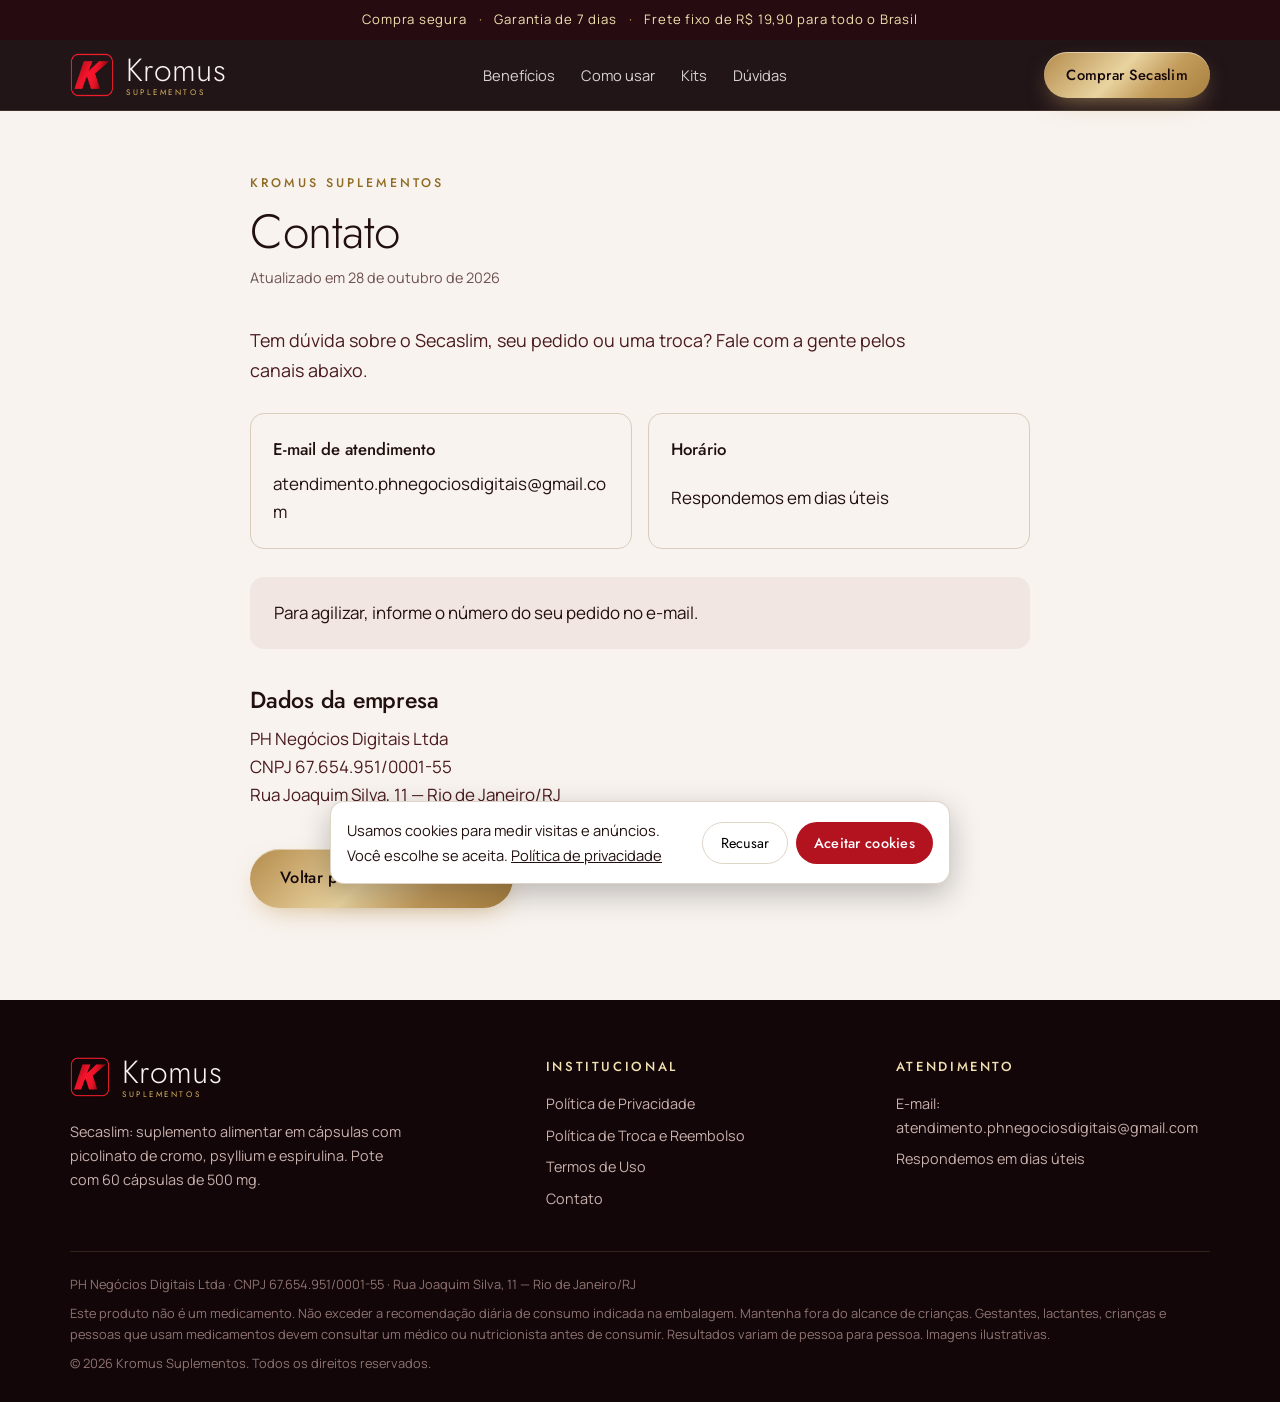
<file: assets/secaslim/contato.html>
<!doctype html>
<html lang="pt-BR">
<head>
<meta charset="utf-8">
<meta name="viewport" content="width=device-width,initial-scale=1,viewport-fit=cover">
<title>Contato | Kromus Secaslim</title>
<meta name="description" content="Fale com a Kromus: e-mail e horário de atendimento para dúvidas sobre o Secaslim e pedidos.">
<meta name="robots" content="index,follow">
<meta name="theme-color" content="#14070a">
<link rel="canonical" href="https://megastorecenter.com/secaslim/contato.html">
<meta property="og:type" content="product">
<meta property="og:locale" content="pt_BR">
<meta property="og:title" content="Contato | Kromus Secaslim">
<meta property="og:description" content="Fale com a Kromus: e-mail e horário de atendimento para dúvidas sobre o Secaslim e pedidos.">
<meta property="og:image" content="https://megastorecenter.com/secaslim/img/og-secaslim.jpg">
<meta name="twitter:card" content="summary_large_image">
<link rel="icon" href="img/kromus-k.png">
<link rel="preconnect" href="https://fonts.googleapis.com"><link rel="preconnect" href="https://fonts.gstatic.com" crossorigin><link rel="stylesheet" href="https://fonts.googleapis.com/css2?family=Jost:wght@200;300;400;500;600&family=Manrope:wght@400;500;600&display=swap">
<link rel="stylesheet" href="assets/kromus.css">
<script>window.LOJA_ROOT="/";window.LOJA_TRACK={"gtm": "", "ga4": "G-DZ8C5BZF6V", "ads": "AW-18241526725", "adsPurchase": "jQYLCP2Uka4dEMW3nvpD", "adsCheckout": "vLW0CICVka4dEMW3nvpD", "adsWhatsapp": "", "meta": "", "tiktok": ""};</script>
<script src="/assets/tracking.js"></script>

</head>
<body>
<div class="barra-topo"><div class="wrap"><span>Compra segura</span><span>Garantia de 7 dias</span><span>Frete fixo de R$ 19,90 para todo o Brasil</span></div></div>
<header class="topo"><div class="wrap">
  <a class="marca" href="index.html" aria-label="Kromus Suplementos — página inicial"><img src="img/kromus-k.png" width="44" height="44" alt=""><span>Kromus<small>Suplementos</small></span></a>
  <nav class="menu" aria-label="Seções">
    <a href="index.html#beneficios">Benefícios</a><a href="index.html#como-usar">Como usar</a><a href="index.html#kits">Kits</a><a href="index.html#duvidas">Dúvidas</a>
  </nav>
  <a class="btn btn-ouro" href="index.html#kits">Comprar Secaslim</a>
</div></header>
<main class="wrap"><article class="doc">
  <span class="selo">Kromus Suplementos</span>
  <h1>Contato</h1>
  <p class="atualizado">Atualizado em 28 de outubro de 2026</p>
  <p class="lead">Tem dúvida sobre o Secaslim, seu pedido ou uma troca? Fale com a gente pelos canais abaixo.</p>
<div class="contatos">
  <div class="contato"><b>E-mail de atendimento</b><span>atendimento.phnegociosdigitais@gmail.com</span></div>
  <div class="contato"><b>Horário</b><span>Respondemos em dias úteis</span></div>
</div>
<div class="caixa">Para agilizar, informe o número do seu pedido no e-mail.</div>
<h2>Dados da empresa</h2>
<p>PH Negócios Digitais Ltda<br>CNPJ 67.654.951/0001-55<br>Rua Joaquim Silva, 11 — Rio de Janeiro/RJ</p>
  <p style="margin-top:40px"><a class="btn btn-ouro" href="index.html#kits">Voltar para os kits Secaslim</a></p>
</article></main>
<footer class="rodape"><div class="wrap">
  <div class="colunas">
    <div>
      <a class="marca" href="index.html"><img src="img/kromus-k.png" width="40" height="40" alt=""><span>Kromus<small>Suplementos</small></span></a>
      <p style="margin-top:16px;max-width:38ch">Secaslim: suplemento alimentar em cápsulas com picolinato de cromo, psyllium e espirulina. Pote com 60 cápsulas de 500 mg.</p>
    </div>
    <div>
      <h4>Institucional</h4>
      <ul>
        <li><a href="politica-de-privacidade.html">Política de Privacidade</a></li>
        <li><a href="trocas-e-reembolso.html">Política de Troca e Reembolso</a></li>
        <li><a href="termos-de-uso.html">Termos de Uso</a></li>
        <li><a href="contato.html">Contato</a></li>
      </ul>
    </div>
    <div>
      <h4>Atendimento</h4>
      <ul>
        <li>E-mail: <span style="user-select:all">atendimento.phnegociosdigitais@gmail.com</span></li>
        <li>Respondemos em dias úteis</li>
      </ul>
    </div>
  </div>
  <div class="legal">
    <p>PH Negócios Digitais Ltda · CNPJ 67.654.951/0001-55 · Rua Joaquim Silva, 11 — Rio de Janeiro/RJ</p>
    <p>Este produto não é um medicamento. Não exceder a recomendação diária de consumo indicada na embalagem. Mantenha fora do alcance de crianças. Gestantes, lactantes, crianças e pessoas que usam medicamentos devem consultar um médico ou nutricionista antes de consumir. Resultados variam de pessoa para pessoa. Imagens ilustrativas.</p>
    <p>© 2026 Kromus Suplementos. Todos os direitos reservados.</p>
  </div>
</div></footer>
</body>
</html>
</file>
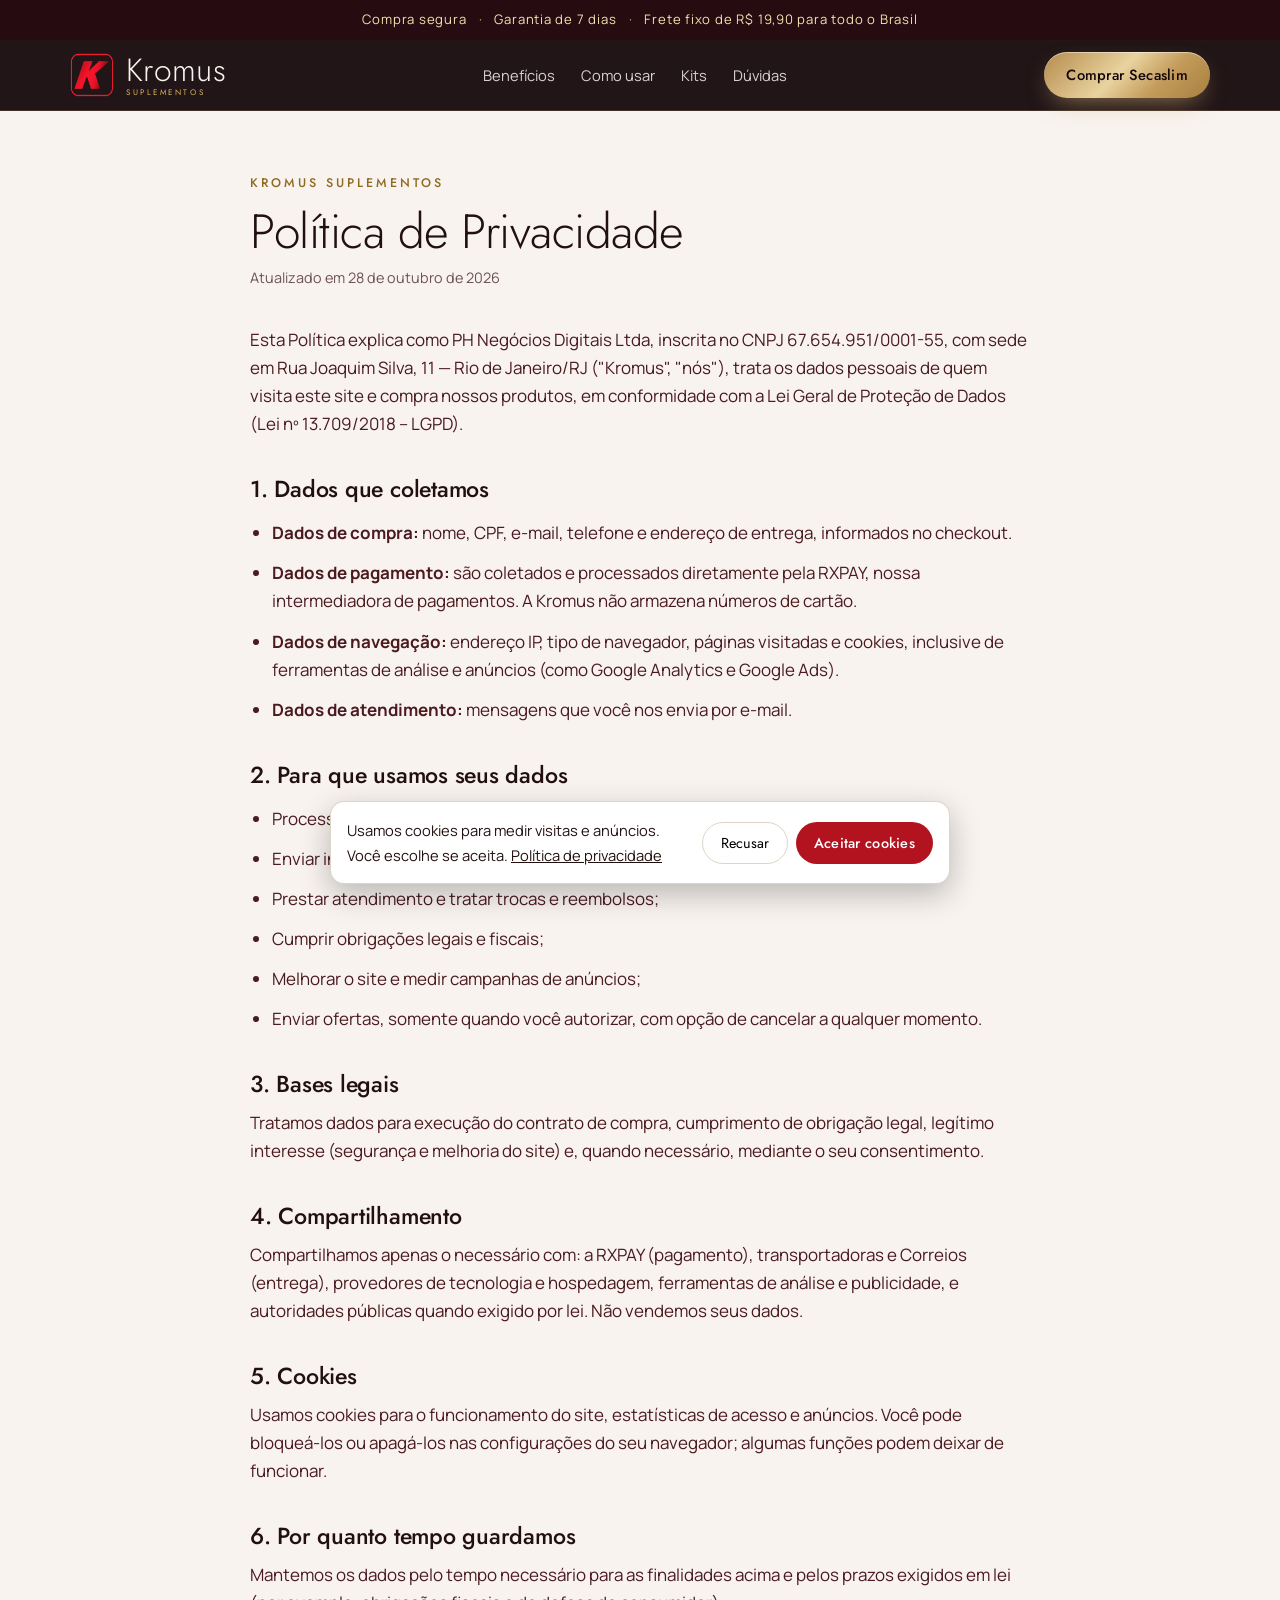
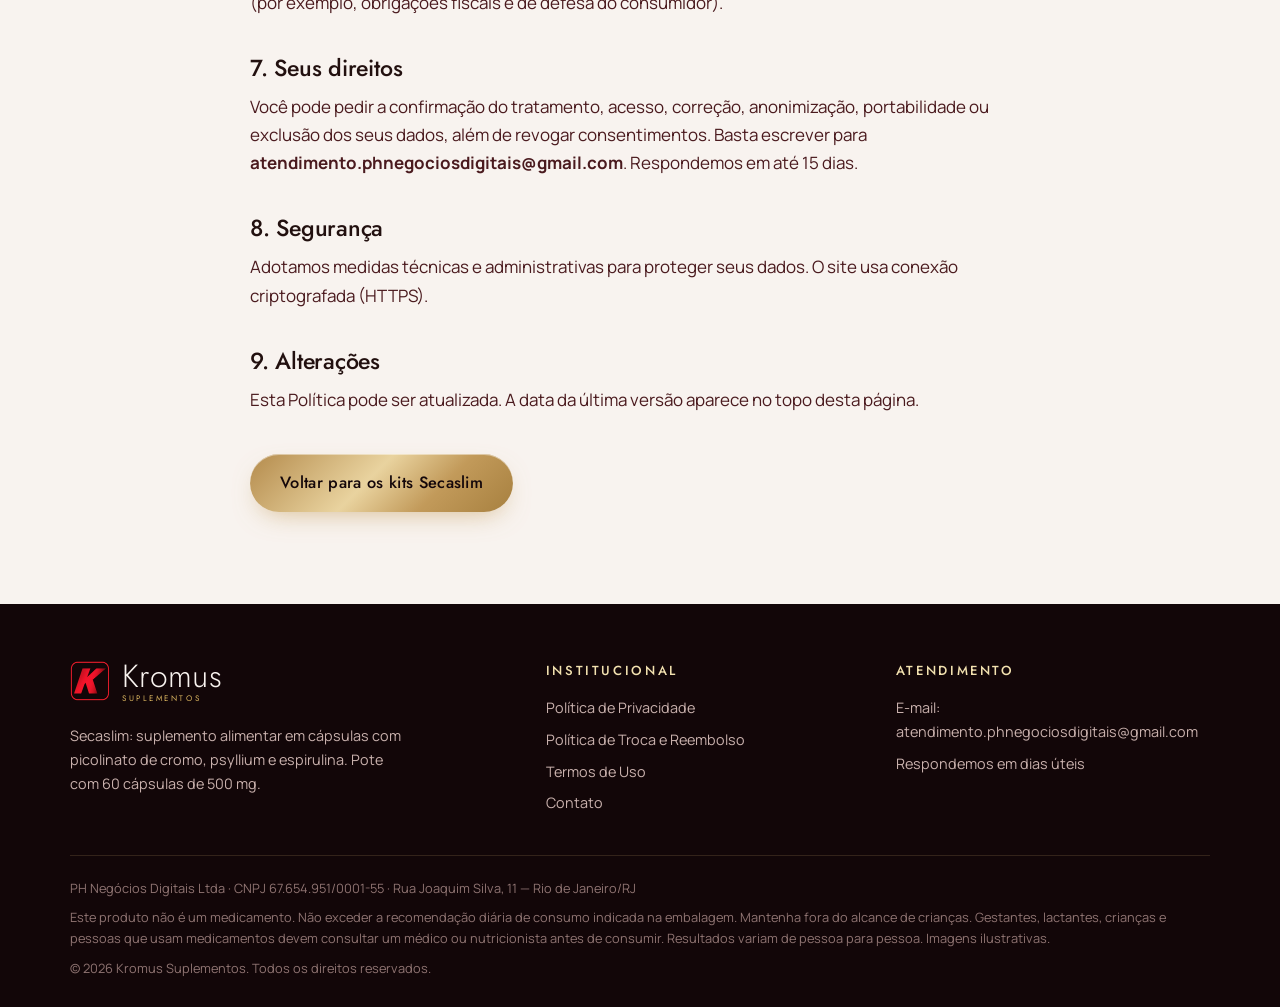
<file: assets/secaslim/politica-de-privacidade.html>
<!doctype html>
<html lang="pt-BR">
<head>
<meta charset="utf-8">
<meta name="viewport" content="width=device-width,initial-scale=1,viewport-fit=cover">
<title>Política de Privacidade | Kromus Secaslim</title>
<meta name="description" content="Como a Kromus coleta, usa e protege seus dados pessoais, de acordo com a LGPD.">
<meta name="robots" content="index,follow">
<meta name="theme-color" content="#14070a">
<link rel="canonical" href="https://megastorecenter.com/secaslim/politica-de-privacidade.html">
<meta property="og:type" content="product">
<meta property="og:locale" content="pt_BR">
<meta property="og:title" content="Política de Privacidade | Kromus Secaslim">
<meta property="og:description" content="Como a Kromus coleta, usa e protege seus dados pessoais, de acordo com a LGPD.">
<meta property="og:image" content="https://megastorecenter.com/secaslim/img/og-secaslim.jpg">
<meta name="twitter:card" content="summary_large_image">
<link rel="icon" href="img/kromus-k.png">
<link rel="preconnect" href="https://fonts.googleapis.com"><link rel="preconnect" href="https://fonts.gstatic.com" crossorigin><link rel="stylesheet" href="https://fonts.googleapis.com/css2?family=Jost:wght@200;300;400;500;600&family=Manrope:wght@400;500;600&display=swap">
<link rel="stylesheet" href="assets/kromus.css">
<script>window.LOJA_ROOT="/";window.LOJA_TRACK={"gtm": "", "ga4": "G-DZ8C5BZF6V", "ads": "AW-18241526725", "adsPurchase": "jQYLCP2Uka4dEMW3nvpD", "adsCheckout": "vLW0CICVka4dEMW3nvpD", "adsWhatsapp": "", "meta": "", "tiktok": ""};</script>
<script src="/assets/tracking.js"></script>

</head>
<body>
<div class="barra-topo"><div class="wrap"><span>Compra segura</span><span>Garantia de 7 dias</span><span>Frete fixo de R$ 19,90 para todo o Brasil</span></div></div>
<header class="topo"><div class="wrap">
  <a class="marca" href="index.html" aria-label="Kromus Suplementos — página inicial"><img src="img/kromus-k.png" width="44" height="44" alt=""><span>Kromus<small>Suplementos</small></span></a>
  <nav class="menu" aria-label="Seções">
    <a href="index.html#beneficios">Benefícios</a><a href="index.html#como-usar">Como usar</a><a href="index.html#kits">Kits</a><a href="index.html#duvidas">Dúvidas</a>
  </nav>
  <a class="btn btn-ouro" href="index.html#kits">Comprar Secaslim</a>
</div></header>
<main class="wrap"><article class="doc">
  <span class="selo">Kromus Suplementos</span>
  <h1>Política de Privacidade</h1>
  <p class="atualizado">Atualizado em 28 de outubro de 2026</p>
  <p>Esta Política explica como PH Negócios Digitais Ltda, inscrita no CNPJ 67.654.951/0001-55, com sede em Rua Joaquim Silva, 11 — Rio de Janeiro/RJ ("Kromus", "nós"), trata os dados pessoais de quem visita este site e compra nossos produtos, em conformidade com a Lei Geral de Proteção de Dados (Lei nº 13.709/2018 – LGPD).</p>
<h2>1. Dados que coletamos</h2>
<ul><li><b>Dados de compra:</b> nome, CPF, e-mail, telefone e endereço de entrega, informados no checkout.</li>
<li><b>Dados de pagamento:</b> são coletados e processados diretamente pela RXPAY, nossa intermediadora de pagamentos. A Kromus não armazena números de cartão.</li>
<li><b>Dados de navegação:</b> endereço IP, tipo de navegador, páginas visitadas e cookies, inclusive de ferramentas de análise e anúncios (como Google Analytics e Google Ads).</li>
<li><b>Dados de atendimento:</b> mensagens que você nos envia por e-mail.</li></ul>
<h2>2. Para que usamos seus dados</h2>
<ul><li>Processar o pedido, emitir nota fiscal e entregar o produto;</li><li>Enviar informações sobre o pedido e o código de rastreio;</li><li>Prestar atendimento e tratar trocas e reembolsos;</li><li>Cumprir obrigações legais e fiscais;</li><li>Melhorar o site e medir campanhas de anúncios;</li><li>Enviar ofertas, somente quando você autorizar, com opção de cancelar a qualquer momento.</li></ul>
<h2>3. Bases legais</h2>
<p>Tratamos dados para execução do contrato de compra, cumprimento de obrigação legal, legítimo interesse (segurança e melhoria do site) e, quando necessário, mediante o seu consentimento.</p>
<h2>4. Compartilhamento</h2>
<p>Compartilhamos apenas o necessário com: a RXPAY (pagamento), transportadoras e Correios (entrega), provedores de tecnologia e hospedagem, ferramentas de análise e publicidade, e autoridades públicas quando exigido por lei. Não vendemos seus dados.</p>
<h2>5. Cookies</h2>
<p>Usamos cookies para o funcionamento do site, estatísticas de acesso e anúncios. Você pode bloqueá-los ou apagá-los nas configurações do seu navegador; algumas funções podem deixar de funcionar.</p>
<h2>6. Por quanto tempo guardamos</h2>
<p>Mantemos os dados pelo tempo necessário para as finalidades acima e pelos prazos exigidos em lei (por exemplo, obrigações fiscais e de defesa do consumidor).</p>
<h2>7. Seus direitos</h2>
<p>Você pode pedir a confirmação do tratamento, acesso, correção, anonimização, portabilidade ou exclusão dos seus dados, além de revogar consentimentos. Basta escrever para <b>atendimento.phnegociosdigitais@gmail.com</b>. Respondemos em até 15 dias.</p>
<h2>8. Segurança</h2>
<p>Adotamos medidas técnicas e administrativas para proteger seus dados. O site usa conexão criptografada (HTTPS).</p>
<h2>9. Alterações</h2>
<p>Esta Política pode ser atualizada. A data da última versão aparece no topo desta página.</p>
  <p style="margin-top:40px"><a class="btn btn-ouro" href="index.html#kits">Voltar para os kits Secaslim</a></p>
</article></main>
<footer class="rodape"><div class="wrap">
  <div class="colunas">
    <div>
      <a class="marca" href="index.html"><img src="img/kromus-k.png" width="40" height="40" alt=""><span>Kromus<small>Suplementos</small></span></a>
      <p style="margin-top:16px;max-width:38ch">Secaslim: suplemento alimentar em cápsulas com picolinato de cromo, psyllium e espirulina. Pote com 60 cápsulas de 500 mg.</p>
    </div>
    <div>
      <h4>Institucional</h4>
      <ul>
        <li><a href="politica-de-privacidade.html">Política de Privacidade</a></li>
        <li><a href="trocas-e-reembolso.html">Política de Troca e Reembolso</a></li>
        <li><a href="termos-de-uso.html">Termos de Uso</a></li>
        <li><a href="contato.html">Contato</a></li>
      </ul>
    </div>
    <div>
      <h4>Atendimento</h4>
      <ul>
        <li>E-mail: <span style="user-select:all">atendimento.phnegociosdigitais@gmail.com</span></li>
        <li>Respondemos em dias úteis</li>
      </ul>
    </div>
  </div>
  <div class="legal">
    <p>PH Negócios Digitais Ltda · CNPJ 67.654.951/0001-55 · Rua Joaquim Silva, 11 — Rio de Janeiro/RJ</p>
    <p>Este produto não é um medicamento. Não exceder a recomendação diária de consumo indicada na embalagem. Mantenha fora do alcance de crianças. Gestantes, lactantes, crianças e pessoas que usam medicamentos devem consultar um médico ou nutricionista antes de consumir. Resultados variam de pessoa para pessoa. Imagens ilustrativas.</p>
    <p>© 2026 Kromus Suplementos. Todos os direitos reservados.</p>
  </div>
</div></footer>
</body>
</html>
</file>
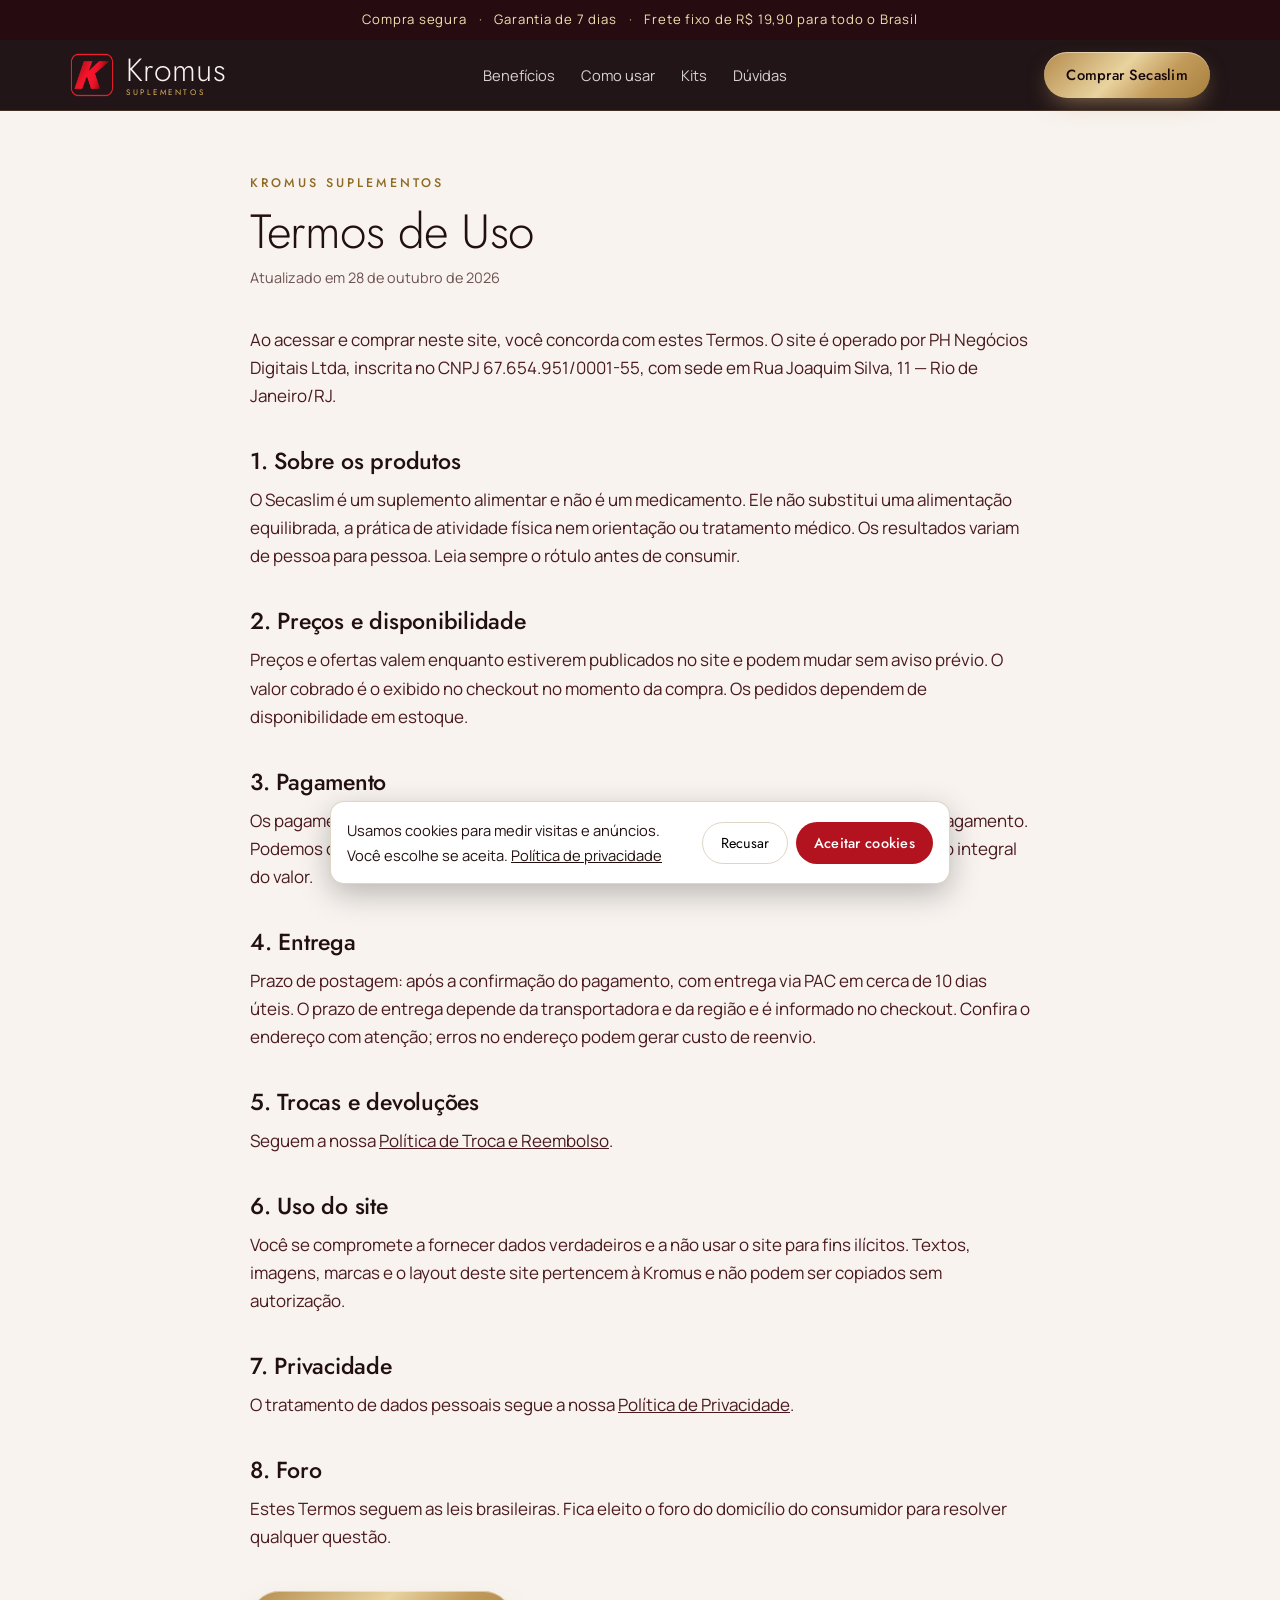
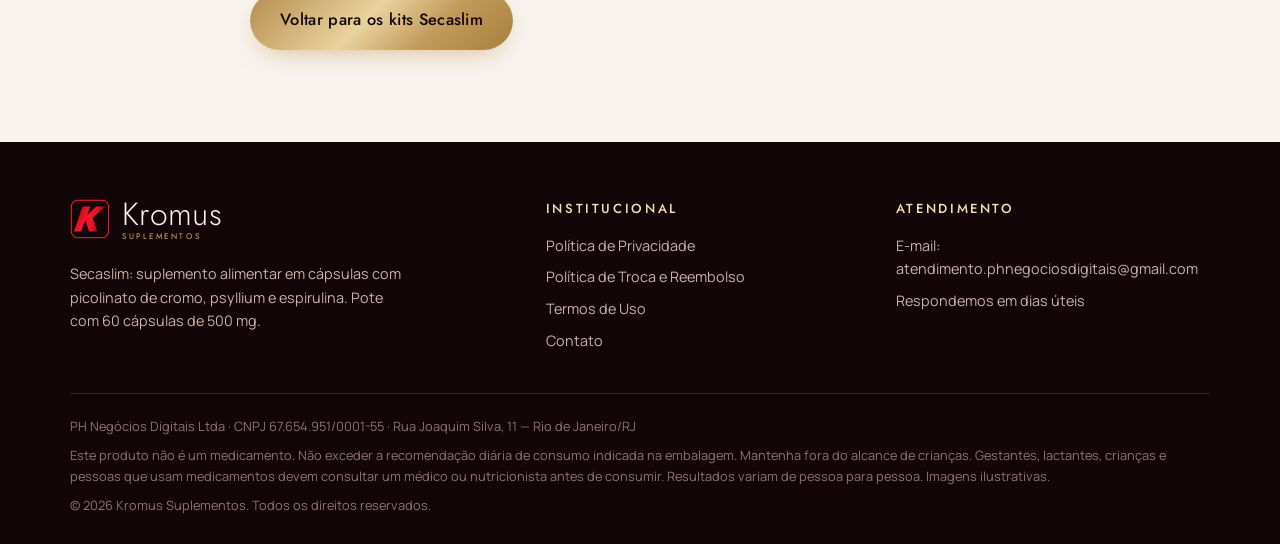
<file: assets/secaslim/termos-de-uso.html>
<!doctype html>
<html lang="pt-BR">
<head>
<meta charset="utf-8">
<meta name="viewport" content="width=device-width,initial-scale=1,viewport-fit=cover">
<title>Termos de Uso | Kromus Secaslim</title>
<meta name="description" content="Regras de uso do site e condições de compra dos produtos Kromus Secaslim.">
<meta name="robots" content="index,follow">
<meta name="theme-color" content="#14070a">
<link rel="canonical" href="https://megastorecenter.com/secaslim/termos-de-uso.html">
<meta property="og:type" content="product">
<meta property="og:locale" content="pt_BR">
<meta property="og:title" content="Termos de Uso | Kromus Secaslim">
<meta property="og:description" content="Regras de uso do site e condições de compra dos produtos Kromus Secaslim.">
<meta property="og:image" content="https://megastorecenter.com/secaslim/img/og-secaslim.jpg">
<meta name="twitter:card" content="summary_large_image">
<link rel="icon" href="img/kromus-k.png">
<link rel="preconnect" href="https://fonts.googleapis.com"><link rel="preconnect" href="https://fonts.gstatic.com" crossorigin><link rel="stylesheet" href="https://fonts.googleapis.com/css2?family=Jost:wght@200;300;400;500;600&family=Manrope:wght@400;500;600&display=swap">
<link rel="stylesheet" href="assets/kromus.css">
<script>window.LOJA_ROOT="/";window.LOJA_TRACK={"gtm": "", "ga4": "G-DZ8C5BZF6V", "ads": "AW-18241526725", "adsPurchase": "jQYLCP2Uka4dEMW3nvpD", "adsCheckout": "vLW0CICVka4dEMW3nvpD", "adsWhatsapp": "", "meta": "", "tiktok": ""};</script>
<script src="/assets/tracking.js"></script>

</head>
<body>
<div class="barra-topo"><div class="wrap"><span>Compra segura</span><span>Garantia de 7 dias</span><span>Frete fixo de R$ 19,90 para todo o Brasil</span></div></div>
<header class="topo"><div class="wrap">
  <a class="marca" href="index.html" aria-label="Kromus Suplementos — página inicial"><img src="img/kromus-k.png" width="44" height="44" alt=""><span>Kromus<small>Suplementos</small></span></a>
  <nav class="menu" aria-label="Seções">
    <a href="index.html#beneficios">Benefícios</a><a href="index.html#como-usar">Como usar</a><a href="index.html#kits">Kits</a><a href="index.html#duvidas">Dúvidas</a>
  </nav>
  <a class="btn btn-ouro" href="index.html#kits">Comprar Secaslim</a>
</div></header>
<main class="wrap"><article class="doc">
  <span class="selo">Kromus Suplementos</span>
  <h1>Termos de Uso</h1>
  <p class="atualizado">Atualizado em 28 de outubro de 2026</p>
  <p>Ao acessar e comprar neste site, você concorda com estes Termos. O site é operado por PH Negócios Digitais Ltda, inscrita no CNPJ 67.654.951/0001-55, com sede em Rua Joaquim Silva, 11 — Rio de Janeiro/RJ.</p>
<h2>1. Sobre os produtos</h2>
<p>O Secaslim é um suplemento alimentar e não é um medicamento. Ele não substitui uma alimentação equilibrada, a prática de atividade física nem orientação ou tratamento médico. Os resultados variam de pessoa para pessoa. Leia sempre o rótulo antes de consumir.</p>
<h2>2. Preços e disponibilidade</h2>
<p>Preços e ofertas valem enquanto estiverem publicados no site e podem mudar sem aviso prévio. O valor cobrado é o exibido no checkout no momento da compra. Os pedidos dependem de disponibilidade em estoque.</p>
<h2>3. Pagamento</h2>
<p>Os pagamentos são processados pela RXPAY. O pedido é confirmado após a aprovação do pagamento. Podemos cancelar pedidos com indícios de fraude ou dados inconsistentes, com devolução integral do valor.</p>
<h2>4. Entrega</h2>
<p>Prazo de postagem: após a confirmação do pagamento, com entrega via PAC em cerca de 10 dias úteis. O prazo de entrega depende da transportadora e da região e é informado no checkout. Confira o endereço com atenção; erros no endereço podem gerar custo de reenvio.</p>
<h2>5. Trocas e devoluções</h2>
<p>Seguem a nossa <a href="trocas-e-reembolso.html">Política de Troca e Reembolso</a>.</p>
<h2>6. Uso do site</h2>
<p>Você se compromete a fornecer dados verdadeiros e a não usar o site para fins ilícitos. Textos, imagens, marcas e o layout deste site pertencem à Kromus e não podem ser copiados sem autorização.</p>
<h2>7. Privacidade</h2>
<p>O tratamento de dados pessoais segue a nossa <a href="politica-de-privacidade.html">Política de Privacidade</a>.</p>
<h2>8. Foro</h2>
<p>Estes Termos seguem as leis brasileiras. Fica eleito o foro do domicílio do consumidor para resolver qualquer questão.</p>
  <p style="margin-top:40px"><a class="btn btn-ouro" href="index.html#kits">Voltar para os kits Secaslim</a></p>
</article></main>
<footer class="rodape"><div class="wrap">
  <div class="colunas">
    <div>
      <a class="marca" href="index.html"><img src="img/kromus-k.png" width="40" height="40" alt=""><span>Kromus<small>Suplementos</small></span></a>
      <p style="margin-top:16px;max-width:38ch">Secaslim: suplemento alimentar em cápsulas com picolinato de cromo, psyllium e espirulina. Pote com 60 cápsulas de 500 mg.</p>
    </div>
    <div>
      <h4>Institucional</h4>
      <ul>
        <li><a href="politica-de-privacidade.html">Política de Privacidade</a></li>
        <li><a href="trocas-e-reembolso.html">Política de Troca e Reembolso</a></li>
        <li><a href="termos-de-uso.html">Termos de Uso</a></li>
        <li><a href="contato.html">Contato</a></li>
      </ul>
    </div>
    <div>
      <h4>Atendimento</h4>
      <ul>
        <li>E-mail: <span style="user-select:all">atendimento.phnegociosdigitais@gmail.com</span></li>
        <li>Respondemos em dias úteis</li>
      </ul>
    </div>
  </div>
  <div class="legal">
    <p>PH Negócios Digitais Ltda · CNPJ 67.654.951/0001-55 · Rua Joaquim Silva, 11 — Rio de Janeiro/RJ</p>
    <p>Este produto não é um medicamento. Não exceder a recomendação diária de consumo indicada na embalagem. Mantenha fora do alcance de crianças. Gestantes, lactantes, crianças e pessoas que usam medicamentos devem consultar um médico ou nutricionista antes de consumir. Resultados variam de pessoa para pessoa. Imagens ilustrativas.</p>
    <p>© 2026 Kromus Suplementos. Todos os direitos reservados.</p>
  </div>
</div></footer>
</body>
</html>
</file>
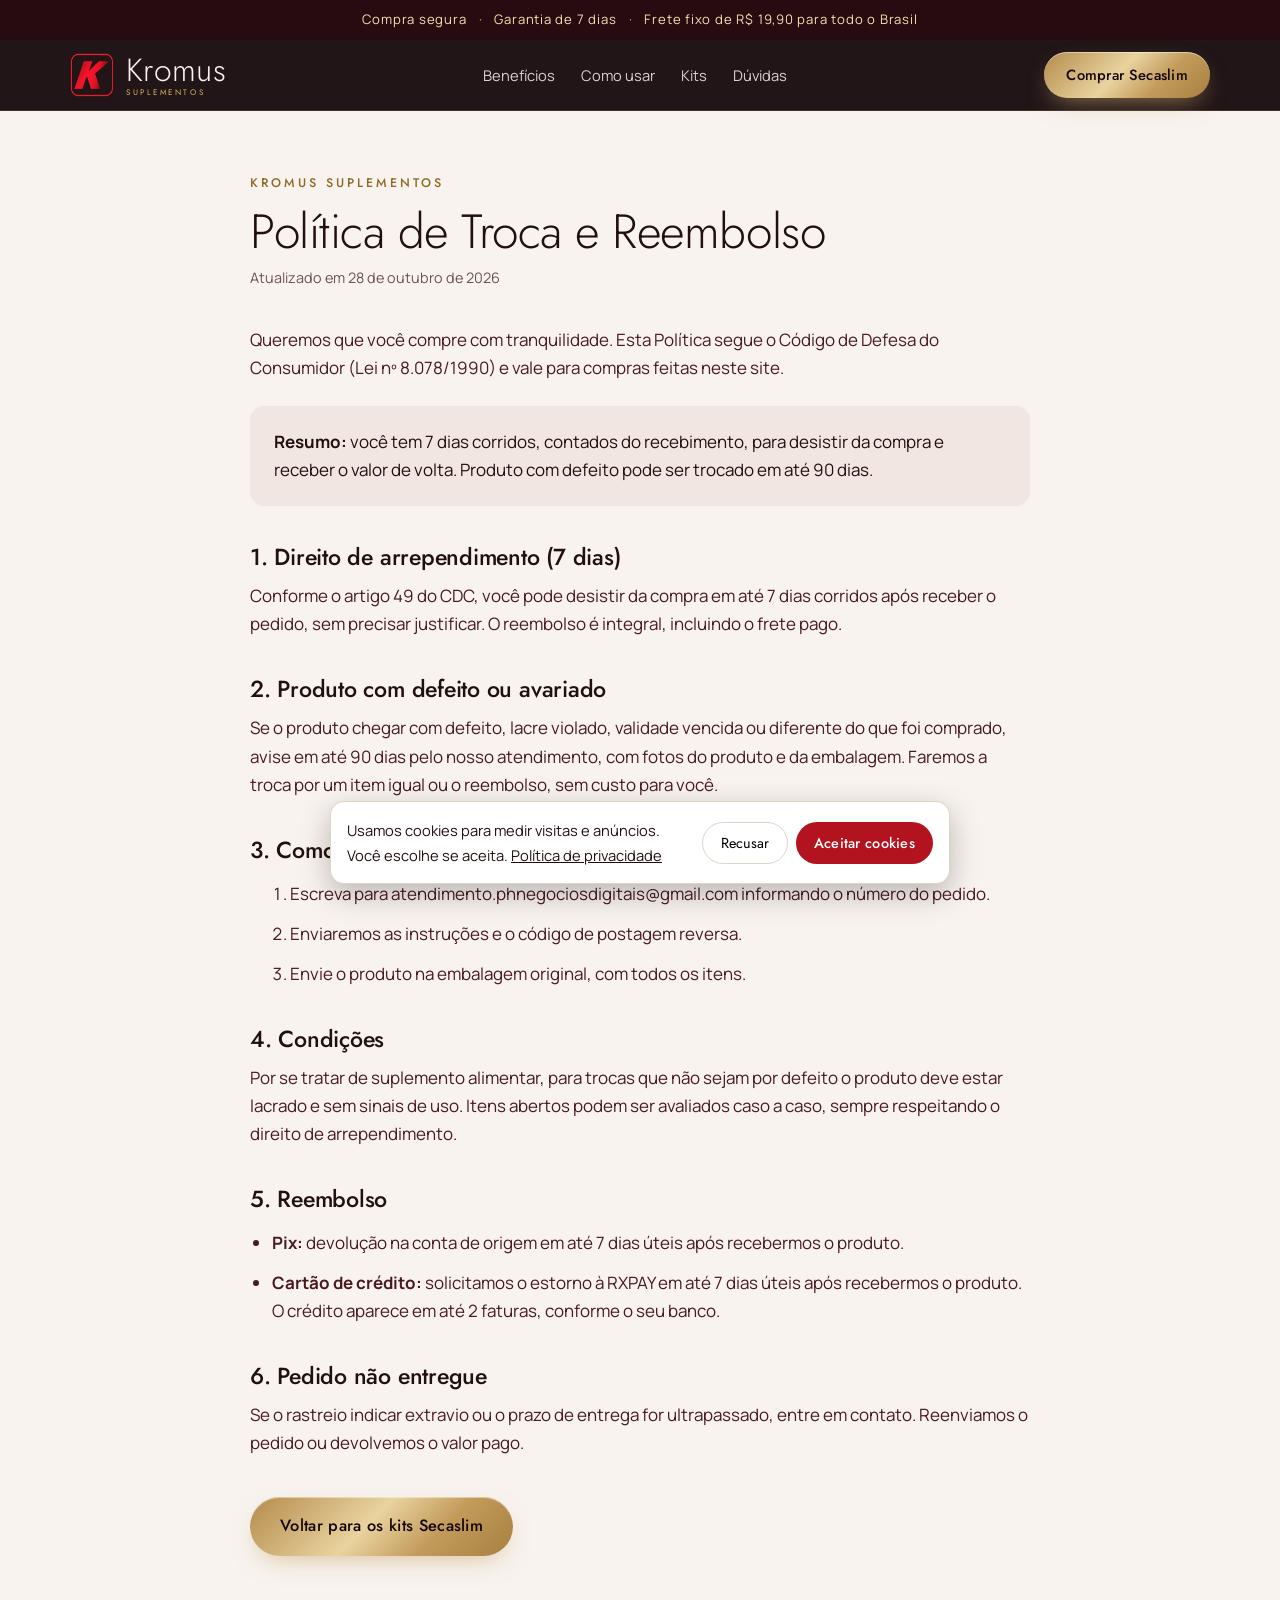
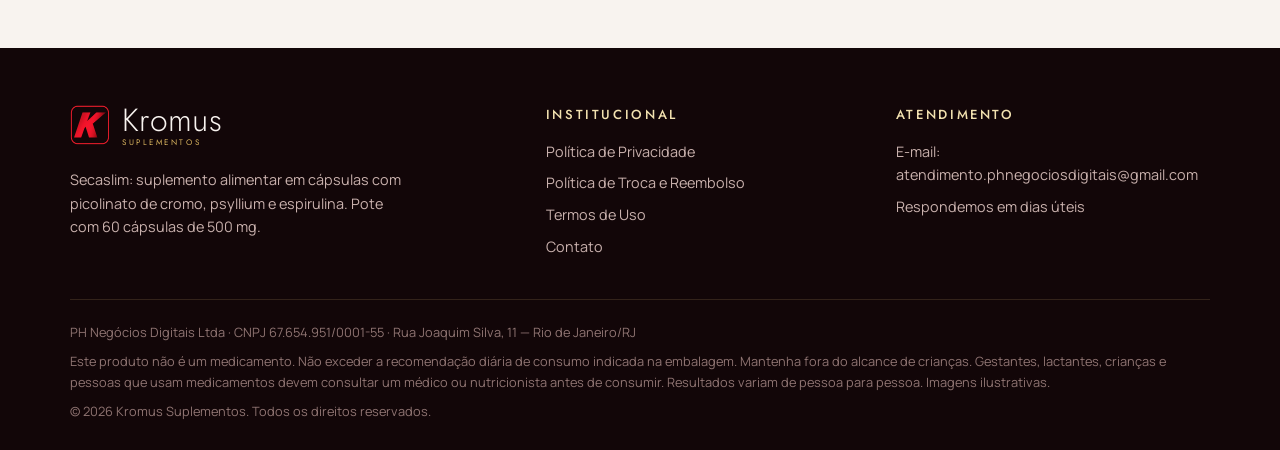
<file: assets/secaslim/trocas-e-reembolso.html>
<!doctype html>
<html lang="pt-BR">
<head>
<meta charset="utf-8">
<meta name="viewport" content="width=device-width,initial-scale=1,viewport-fit=cover">
<title>Política de Troca e Reembolso | Kromus Secaslim</title>
<meta name="description" content="Prazos e condições para troca, devolução e reembolso de compras do Secaslim.">
<meta name="robots" content="index,follow">
<meta name="theme-color" content="#14070a">
<link rel="canonical" href="https://megastorecenter.com/secaslim/trocas-e-reembolso.html">
<meta property="og:type" content="product">
<meta property="og:locale" content="pt_BR">
<meta property="og:title" content="Política de Troca e Reembolso | Kromus Secaslim">
<meta property="og:description" content="Prazos e condições para troca, devolução e reembolso de compras do Secaslim.">
<meta property="og:image" content="https://megastorecenter.com/secaslim/img/og-secaslim.jpg">
<meta name="twitter:card" content="summary_large_image">
<link rel="icon" href="img/kromus-k.png">
<link rel="preconnect" href="https://fonts.googleapis.com"><link rel="preconnect" href="https://fonts.gstatic.com" crossorigin><link rel="stylesheet" href="https://fonts.googleapis.com/css2?family=Jost:wght@200;300;400;500;600&family=Manrope:wght@400;500;600&display=swap">
<link rel="stylesheet" href="assets/kromus.css">
<script>window.LOJA_ROOT="/";window.LOJA_TRACK={"gtm": "", "ga4": "G-DZ8C5BZF6V", "ads": "AW-18241526725", "adsPurchase": "jQYLCP2Uka4dEMW3nvpD", "adsCheckout": "vLW0CICVka4dEMW3nvpD", "adsWhatsapp": "", "meta": "", "tiktok": ""};</script>
<script src="/assets/tracking.js"></script>

</head>
<body>
<div class="barra-topo"><div class="wrap"><span>Compra segura</span><span>Garantia de 7 dias</span><span>Frete fixo de R$ 19,90 para todo o Brasil</span></div></div>
<header class="topo"><div class="wrap">
  <a class="marca" href="index.html" aria-label="Kromus Suplementos — página inicial"><img src="img/kromus-k.png" width="44" height="44" alt=""><span>Kromus<small>Suplementos</small></span></a>
  <nav class="menu" aria-label="Seções">
    <a href="index.html#beneficios">Benefícios</a><a href="index.html#como-usar">Como usar</a><a href="index.html#kits">Kits</a><a href="index.html#duvidas">Dúvidas</a>
  </nav>
  <a class="btn btn-ouro" href="index.html#kits">Comprar Secaslim</a>
</div></header>
<main class="wrap"><article class="doc">
  <span class="selo">Kromus Suplementos</span>
  <h1>Política de Troca e Reembolso</h1>
  <p class="atualizado">Atualizado em 28 de outubro de 2026</p>
  <p>Queremos que você compre com tranquilidade. Esta Política segue o Código de Defesa do Consumidor (Lei nº 8.078/1990) e vale para compras feitas neste site.</p>
<div class="caixa"><b>Resumo:</b> você tem 7 dias corridos, contados do recebimento, para desistir da compra e receber o valor de volta. Produto com defeito pode ser trocado em até 90 dias.</div>
<h2>1. Direito de arrependimento (7 dias)</h2>
<p>Conforme o artigo 49 do CDC, você pode desistir da compra em até 7 dias corridos após receber o pedido, sem precisar justificar. O reembolso é integral, incluindo o frete pago.</p>
<h2>2. Produto com defeito ou avariado</h2>
<p>Se o produto chegar com defeito, lacre violado, validade vencida ou diferente do que foi comprado, avise em até 90 dias pelo nosso atendimento, com fotos do produto e da embalagem. Faremos a troca por um item igual ou o reembolso, sem custo para você.</p>
<h2>3. Como solicitar</h2>
<ol><li>Escreva para atendimento.phnegociosdigitais@gmail.com informando o número do pedido.</li>
<li>Enviaremos as instruções e o código de postagem reversa.</li>
<li>Envie o produto na embalagem original, com todos os itens.</li></ol>
<h2>4. Condições</h2>
<p>Por se tratar de suplemento alimentar, para trocas que não sejam por defeito o produto deve estar lacrado e sem sinais de uso. Itens abertos podem ser avaliados caso a caso, sempre respeitando o direito de arrependimento.</p>
<h2>5. Reembolso</h2>
<ul><li><b>Pix:</b> devolução na conta de origem em até 7 dias úteis após recebermos o produto.</li>
<li><b>Cartão de crédito:</b> solicitamos o estorno à RXPAY em até 7 dias úteis após recebermos o produto. O crédito aparece em até 2 faturas, conforme o seu banco.</li></ul>
<h2>6. Pedido não entregue</h2>
<p>Se o rastreio indicar extravio ou o prazo de entrega for ultrapassado, entre em contato. Reenviamos o pedido ou devolvemos o valor pago.</p>
  <p style="margin-top:40px"><a class="btn btn-ouro" href="index.html#kits">Voltar para os kits Secaslim</a></p>
</article></main>
<footer class="rodape"><div class="wrap">
  <div class="colunas">
    <div>
      <a class="marca" href="index.html"><img src="img/kromus-k.png" width="40" height="40" alt=""><span>Kromus<small>Suplementos</small></span></a>
      <p style="margin-top:16px;max-width:38ch">Secaslim: suplemento alimentar em cápsulas com picolinato de cromo, psyllium e espirulina. Pote com 60 cápsulas de 500 mg.</p>
    </div>
    <div>
      <h4>Institucional</h4>
      <ul>
        <li><a href="politica-de-privacidade.html">Política de Privacidade</a></li>
        <li><a href="trocas-e-reembolso.html">Política de Troca e Reembolso</a></li>
        <li><a href="termos-de-uso.html">Termos de Uso</a></li>
        <li><a href="contato.html">Contato</a></li>
      </ul>
    </div>
    <div>
      <h4>Atendimento</h4>
      <ul>
        <li>E-mail: <span style="user-select:all">atendimento.phnegociosdigitais@gmail.com</span></li>
        <li>Respondemos em dias úteis</li>
      </ul>
    </div>
  </div>
  <div class="legal">
    <p>PH Negócios Digitais Ltda · CNPJ 67.654.951/0001-55 · Rua Joaquim Silva, 11 — Rio de Janeiro/RJ</p>
    <p>Este produto não é um medicamento. Não exceder a recomendação diária de consumo indicada na embalagem. Mantenha fora do alcance de crianças. Gestantes, lactantes, crianças e pessoas que usam medicamentos devem consultar um médico ou nutricionista antes de consumir. Resultados variam de pessoa para pessoa. Imagens ilustrativas.</p>
    <p>© 2026 Kromus Suplementos. Todos os direitos reservados.</p>
  </div>
</div></footer>
</body>
</html>
</file>
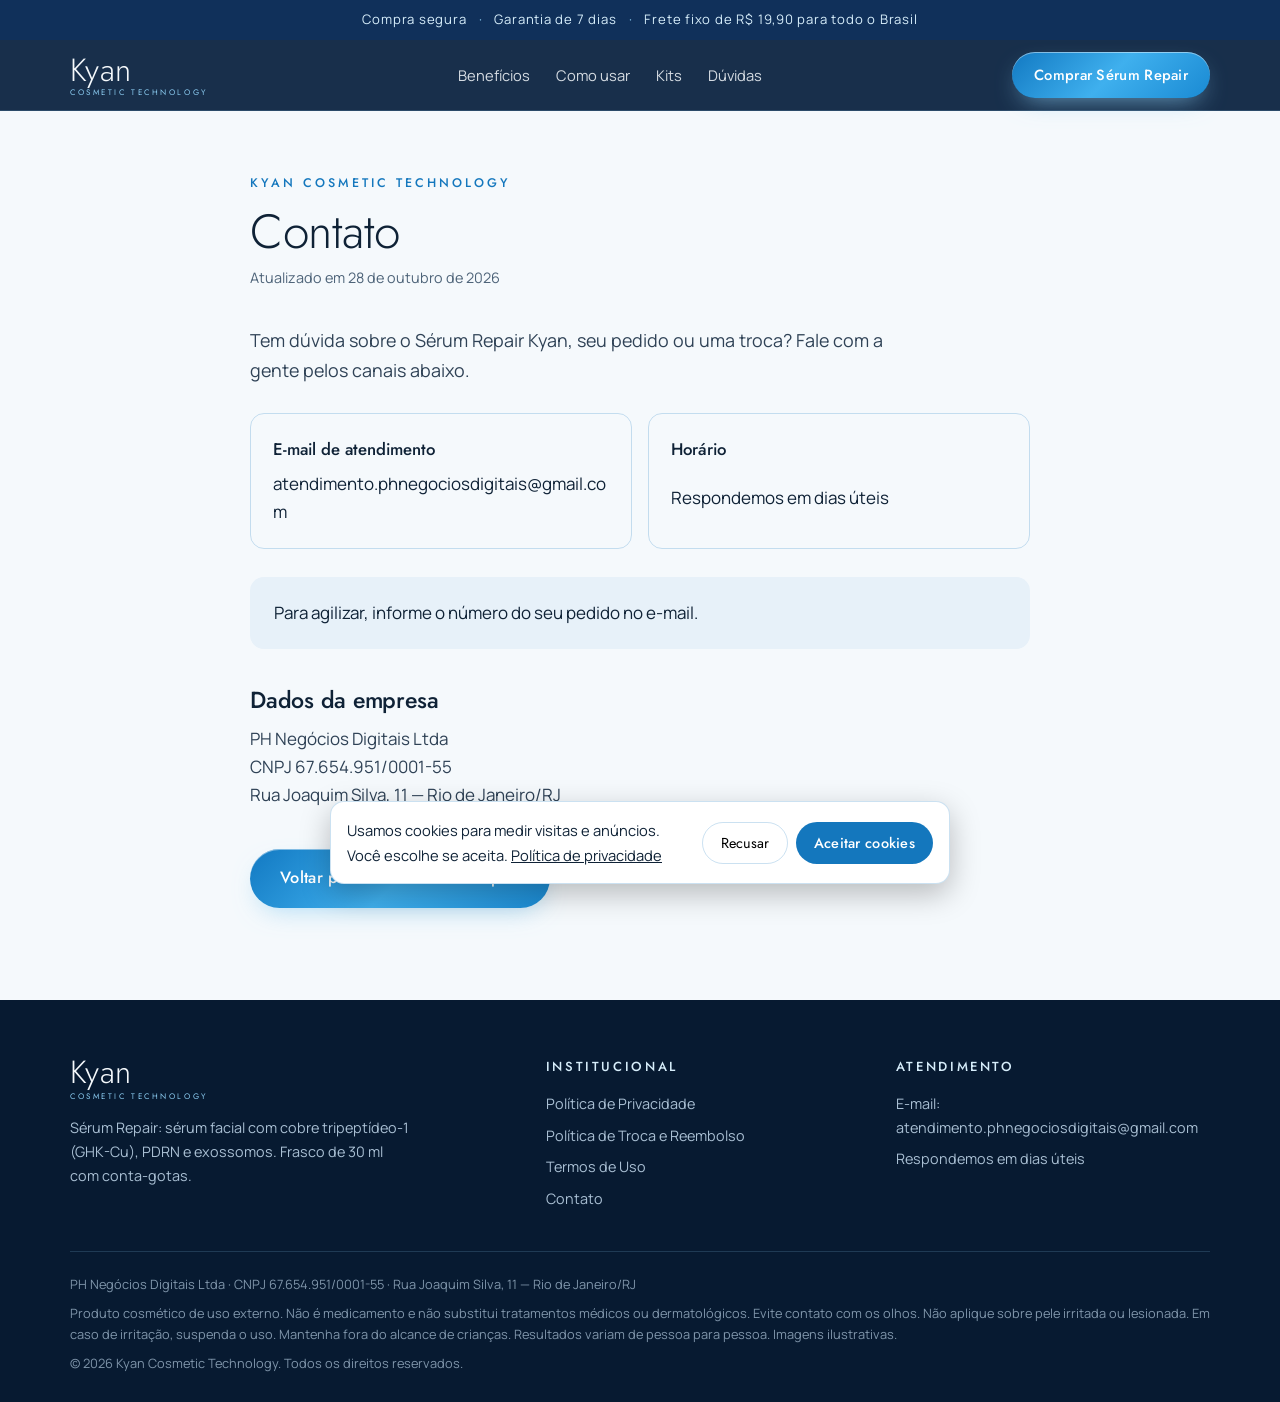
<file: assets/serum-repair/contato.html>
<!doctype html>
<html lang="pt-BR">
<head>
<meta charset="utf-8">
<meta name="viewport" content="width=device-width,initial-scale=1,viewport-fit=cover">
<title>Contato | Kyan Sérum Repair</title>
<meta name="description" content="Fale com a Kyan: e-mail e horário de atendimento para dúvidas sobre o Sérum Repair e pedidos.">
<meta name="robots" content="index,follow">
<meta name="theme-color" content="#0a2240">
<link rel="canonical" href="https://megastorecenter.com/serum-repair/contato.html">
<meta property="og:type" content="product">
<meta property="og:locale" content="pt_BR">
<meta property="og:title" content="Contato | Kyan Sérum Repair">
<meta property="og:description" content="Fale com a Kyan: e-mail e horário de atendimento para dúvidas sobre o Sérum Repair e pedidos.">
<meta property="og:image" content="https://megastorecenter.com/serum-repair/img/og-serum-repair.jpg">
<meta name="twitter:card" content="summary_large_image">
<link rel="preconnect" href="https://fonts.googleapis.com"><link rel="preconnect" href="https://fonts.gstatic.com" crossorigin><link rel="stylesheet" href="https://fonts.googleapis.com/css2?family=Jost:wght@200;300;400;500;600&family=Manrope:wght@400;500;600&display=swap">
<link rel="stylesheet" href="assets/kyan-serum.css">
<script>window.LOJA_ROOT="/";window.LOJA_TRACK={"gtm": "", "ga4": "G-DZ8C5BZF6V", "ads": "AW-18241526725", "adsPurchase": "jQYLCP2Uka4dEMW3nvpD", "adsCheckout": "vLW0CICVka4dEMW3nvpD", "adsWhatsapp": "", "meta": "", "tiktok": ""};</script>
<script src="/assets/tracking.js"></script>

</head>
<body>
<div class="barra-topo"><div class="wrap"><span>Compra segura</span><span>Garantia de 7 dias</span><span>Frete fixo de R$ 19,90 para todo o Brasil</span></div></div>
<header class="topo"><div class="wrap">
  <a class="marca" href="index.html" aria-label="Kyan — página inicial">Kyan<small>Cosmetic Technology</small></a>
  <nav class="menu" aria-label="Seções">
    <a href="index.html#beneficios">Benefícios</a><a href="index.html#como-usar">Como usar</a><a href="index.html#kits">Kits</a><a href="index.html#duvidas">Dúvidas</a>
  </nav>
  <a class="btn btn-ouro" href="index.html#kits">Comprar Sérum Repair</a>
</div></header>
<main class="wrap"><article class="doc">
  <span class="selo">Kyan Cosmetic Technology</span>
  <h1>Contato</h1>
  <p class="atualizado">Atualizado em 28 de outubro de 2026</p>
  <p class="lead">Tem dúvida sobre o Sérum Repair Kyan, seu pedido ou uma troca? Fale com a gente pelos canais abaixo.</p>
<div class="contatos">
  <div class="contato"><b>E-mail de atendimento</b><span>atendimento.phnegociosdigitais@gmail.com</span></div>
  <div class="contato"><b>Horário</b><span>Respondemos em dias úteis</span></div>
</div>
<div class="caixa">Para agilizar, informe o número do seu pedido no e-mail.</div>
<h2>Dados da empresa</h2>
<p>PH Negócios Digitais Ltda<br>CNPJ 67.654.951/0001-55<br>Rua Joaquim Silva, 11 — Rio de Janeiro/RJ</p>
  <p style="margin-top:40px"><a class="btn btn-ouro" href="index.html#kits">Voltar para os kits Sérum Repair</a></p>
</article></main>
<footer class="rodape"><div class="wrap">
  <div class="colunas">
    <div>
      <a class="marca" href="index.html">Kyan<small>Cosmetic Technology</small></a>
      <p style="margin-top:16px;max-width:38ch">Sérum Repair: sérum facial com cobre tripeptídeo-1 (GHK-Cu), PDRN e exossomos. Frasco de 30 ml com conta-gotas.</p>
    </div>
    <div>
      <h4>Institucional</h4>
      <ul>
        <li><a href="politica-de-privacidade.html">Política de Privacidade</a></li>
        <li><a href="trocas-e-reembolso.html">Política de Troca e Reembolso</a></li>
        <li><a href="termos-de-uso.html">Termos de Uso</a></li>
        <li><a href="contato.html">Contato</a></li>
      </ul>
    </div>
    <div>
      <h4>Atendimento</h4>
      <ul>
        <li>E-mail: <span style="user-select:all">atendimento.phnegociosdigitais@gmail.com</span></li>
        <li>Respondemos em dias úteis</li>
      </ul>
    </div>
  </div>
  <div class="legal">
    <p>PH Negócios Digitais Ltda · CNPJ 67.654.951/0001-55 · Rua Joaquim Silva, 11 — Rio de Janeiro/RJ</p>
    <p>Produto cosmético de uso externo. Não é medicamento e não substitui tratamentos médicos ou dermatológicos. Evite contato com os olhos. Não aplique sobre pele irritada ou lesionada. Em caso de irritação, suspenda o uso. Mantenha fora do alcance de crianças. Resultados variam de pessoa para pessoa. Imagens ilustrativas.</p>
    <p>© 2026 Kyan Cosmetic Technology. Todos os direitos reservados.</p>
  </div>
</div></footer>
</body>
</html>
</file>
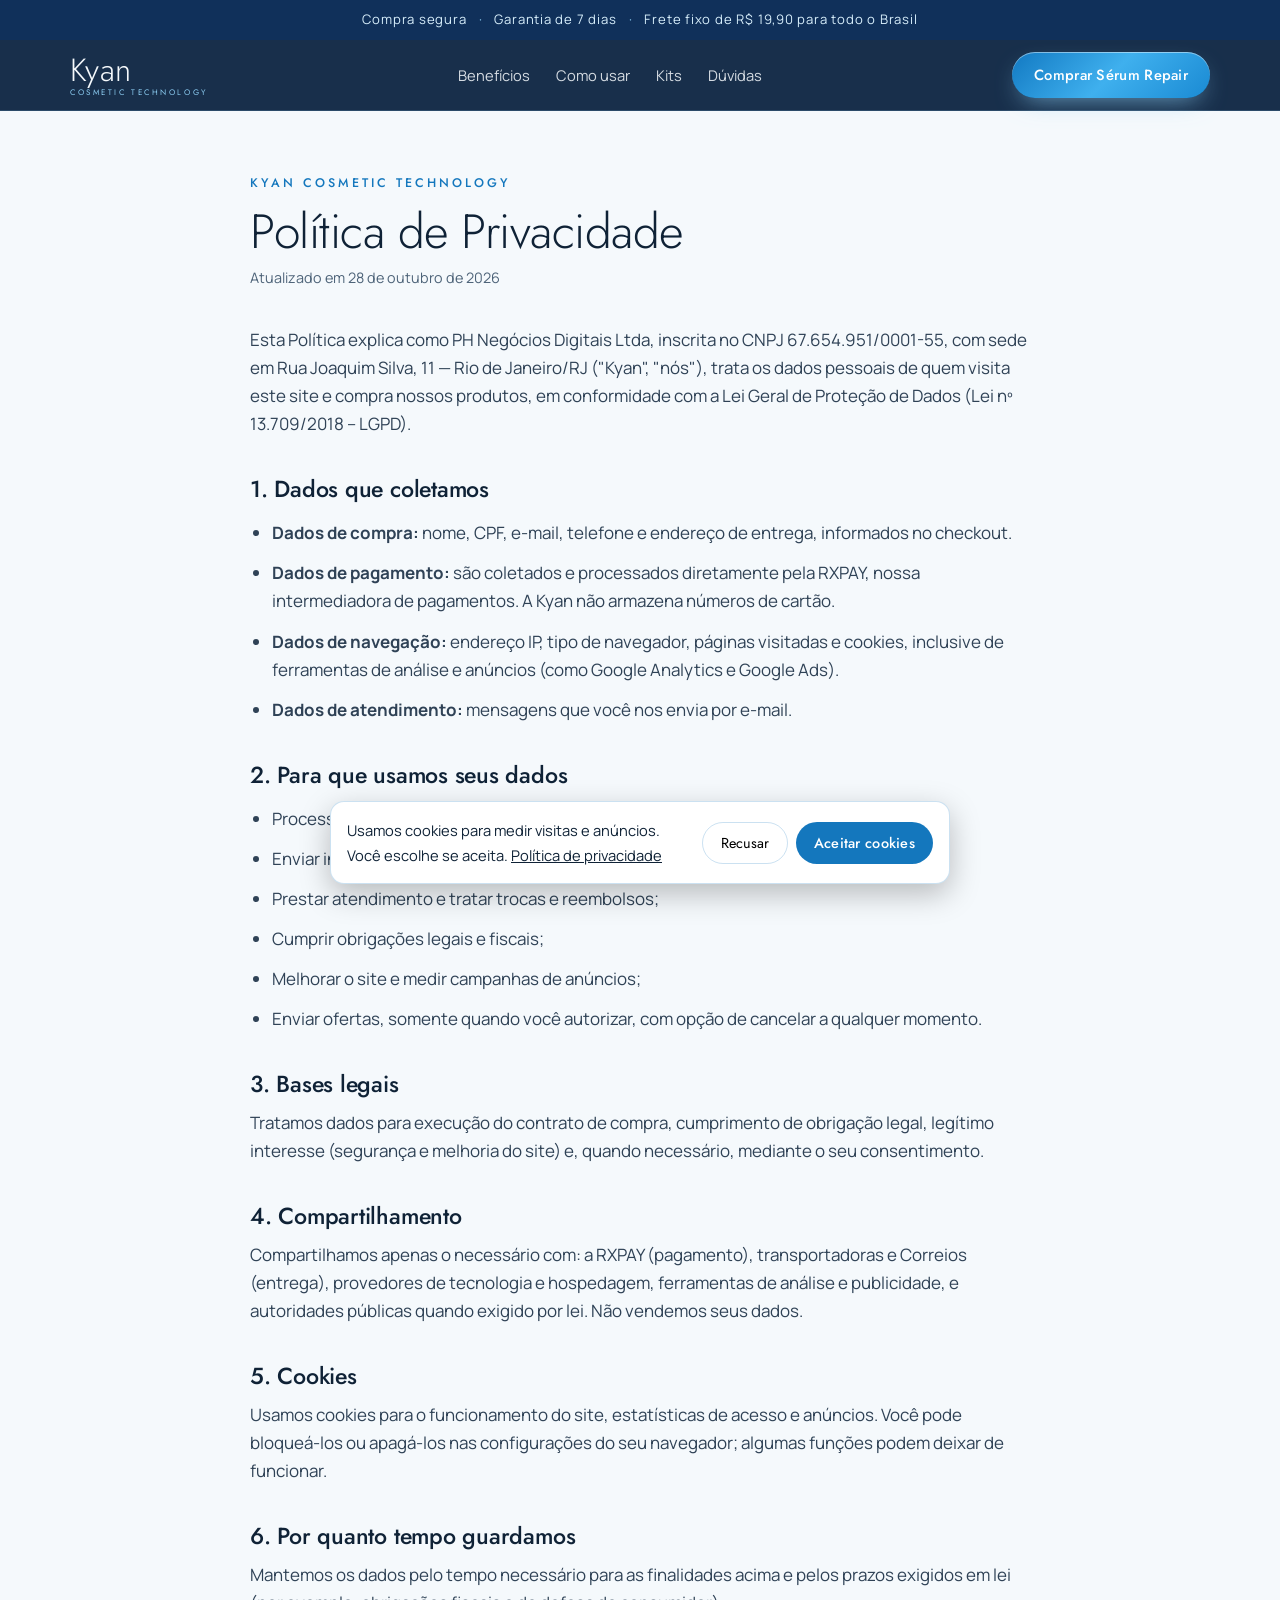
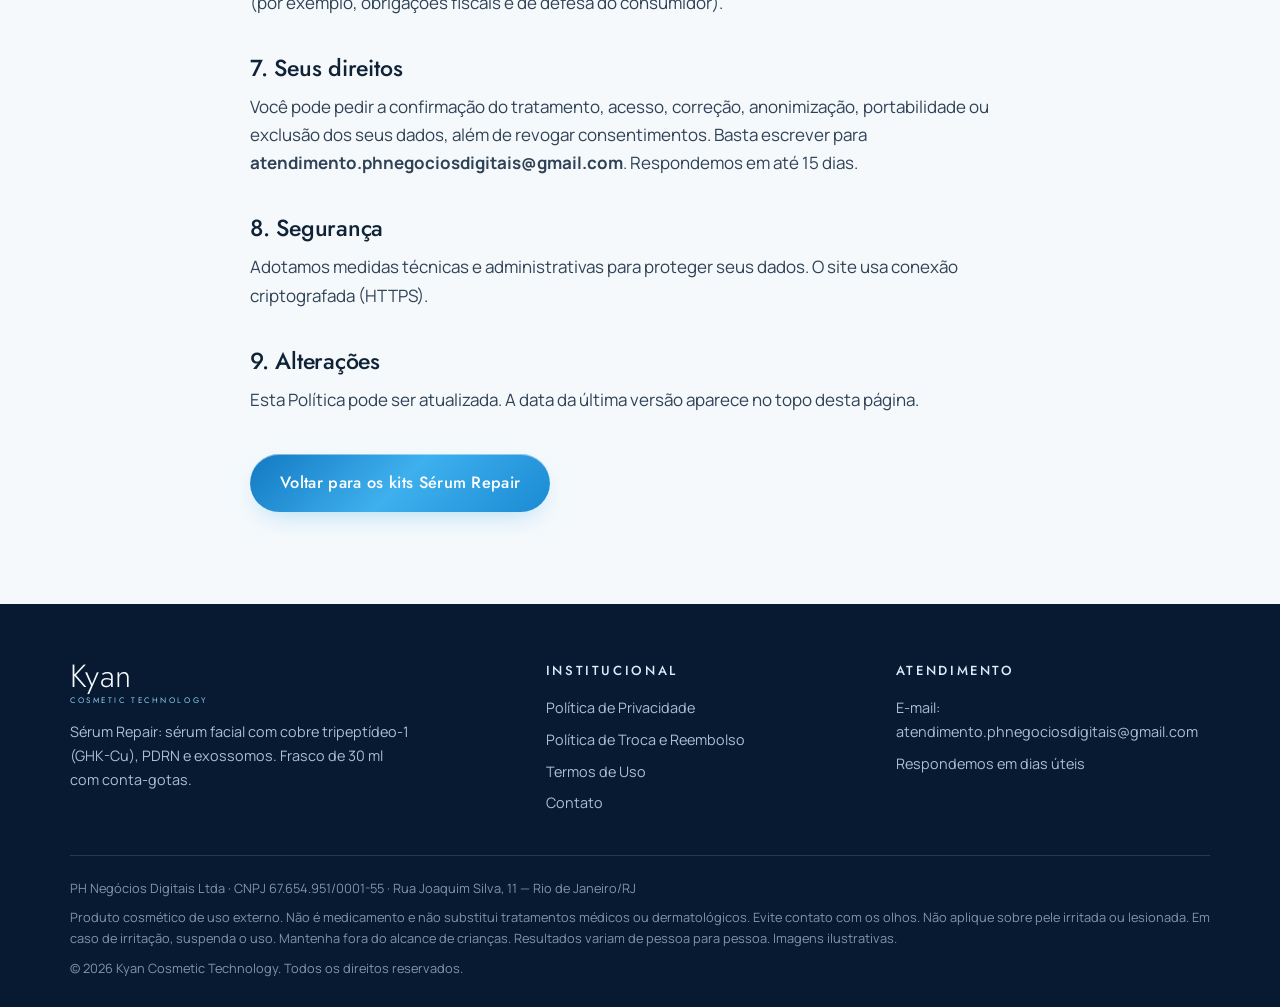
<file: assets/serum-repair/politica-de-privacidade.html>
<!doctype html>
<html lang="pt-BR">
<head>
<meta charset="utf-8">
<meta name="viewport" content="width=device-width,initial-scale=1,viewport-fit=cover">
<title>Política de Privacidade | Kyan Sérum Repair</title>
<meta name="description" content="Como a Kyan coleta, usa e protege seus dados pessoais, de acordo com a LGPD.">
<meta name="robots" content="index,follow">
<meta name="theme-color" content="#0a2240">
<link rel="canonical" href="https://megastorecenter.com/serum-repair/politica-de-privacidade.html">
<meta property="og:type" content="product">
<meta property="og:locale" content="pt_BR">
<meta property="og:title" content="Política de Privacidade | Kyan Sérum Repair">
<meta property="og:description" content="Como a Kyan coleta, usa e protege seus dados pessoais, de acordo com a LGPD.">
<meta property="og:image" content="https://megastorecenter.com/serum-repair/img/og-serum-repair.jpg">
<meta name="twitter:card" content="summary_large_image">
<link rel="preconnect" href="https://fonts.googleapis.com"><link rel="preconnect" href="https://fonts.gstatic.com" crossorigin><link rel="stylesheet" href="https://fonts.googleapis.com/css2?family=Jost:wght@200;300;400;500;600&family=Manrope:wght@400;500;600&display=swap">
<link rel="stylesheet" href="assets/kyan-serum.css">
<script>window.LOJA_ROOT="/";window.LOJA_TRACK={"gtm": "", "ga4": "G-DZ8C5BZF6V", "ads": "AW-18241526725", "adsPurchase": "jQYLCP2Uka4dEMW3nvpD", "adsCheckout": "vLW0CICVka4dEMW3nvpD", "adsWhatsapp": "", "meta": "", "tiktok": ""};</script>
<script src="/assets/tracking.js"></script>

</head>
<body>
<div class="barra-topo"><div class="wrap"><span>Compra segura</span><span>Garantia de 7 dias</span><span>Frete fixo de R$ 19,90 para todo o Brasil</span></div></div>
<header class="topo"><div class="wrap">
  <a class="marca" href="index.html" aria-label="Kyan — página inicial">Kyan<small>Cosmetic Technology</small></a>
  <nav class="menu" aria-label="Seções">
    <a href="index.html#beneficios">Benefícios</a><a href="index.html#como-usar">Como usar</a><a href="index.html#kits">Kits</a><a href="index.html#duvidas">Dúvidas</a>
  </nav>
  <a class="btn btn-ouro" href="index.html#kits">Comprar Sérum Repair</a>
</div></header>
<main class="wrap"><article class="doc">
  <span class="selo">Kyan Cosmetic Technology</span>
  <h1>Política de Privacidade</h1>
  <p class="atualizado">Atualizado em 28 de outubro de 2026</p>
  <p>Esta Política explica como PH Negócios Digitais Ltda, inscrita no CNPJ 67.654.951/0001-55, com sede em Rua Joaquim Silva, 11 — Rio de Janeiro/RJ ("Kyan", "nós"), trata os dados pessoais de quem visita este site e compra nossos produtos, em conformidade com a Lei Geral de Proteção de Dados (Lei nº 13.709/2018 – LGPD).</p>
<h2>1. Dados que coletamos</h2>
<ul><li><b>Dados de compra:</b> nome, CPF, e-mail, telefone e endereço de entrega, informados no checkout.</li>
<li><b>Dados de pagamento:</b> são coletados e processados diretamente pela RXPAY, nossa intermediadora de pagamentos. A Kyan não armazena números de cartão.</li>
<li><b>Dados de navegação:</b> endereço IP, tipo de navegador, páginas visitadas e cookies, inclusive de ferramentas de análise e anúncios (como Google Analytics e Google Ads).</li>
<li><b>Dados de atendimento:</b> mensagens que você nos envia por e-mail.</li></ul>
<h2>2. Para que usamos seus dados</h2>
<ul><li>Processar o pedido, emitir nota fiscal e entregar o produto;</li><li>Enviar informações sobre o pedido e o código de rastreio;</li><li>Prestar atendimento e tratar trocas e reembolsos;</li><li>Cumprir obrigações legais e fiscais;</li><li>Melhorar o site e medir campanhas de anúncios;</li><li>Enviar ofertas, somente quando você autorizar, com opção de cancelar a qualquer momento.</li></ul>
<h2>3. Bases legais</h2>
<p>Tratamos dados para execução do contrato de compra, cumprimento de obrigação legal, legítimo interesse (segurança e melhoria do site) e, quando necessário, mediante o seu consentimento.</p>
<h2>4. Compartilhamento</h2>
<p>Compartilhamos apenas o necessário com: a RXPAY (pagamento), transportadoras e Correios (entrega), provedores de tecnologia e hospedagem, ferramentas de análise e publicidade, e autoridades públicas quando exigido por lei. Não vendemos seus dados.</p>
<h2>5. Cookies</h2>
<p>Usamos cookies para o funcionamento do site, estatísticas de acesso e anúncios. Você pode bloqueá-los ou apagá-los nas configurações do seu navegador; algumas funções podem deixar de funcionar.</p>
<h2>6. Por quanto tempo guardamos</h2>
<p>Mantemos os dados pelo tempo necessário para as finalidades acima e pelos prazos exigidos em lei (por exemplo, obrigações fiscais e de defesa do consumidor).</p>
<h2>7. Seus direitos</h2>
<p>Você pode pedir a confirmação do tratamento, acesso, correção, anonimização, portabilidade ou exclusão dos seus dados, além de revogar consentimentos. Basta escrever para <b>atendimento.phnegociosdigitais@gmail.com</b>. Respondemos em até 15 dias.</p>
<h2>8. Segurança</h2>
<p>Adotamos medidas técnicas e administrativas para proteger seus dados. O site usa conexão criptografada (HTTPS).</p>
<h2>9. Alterações</h2>
<p>Esta Política pode ser atualizada. A data da última versão aparece no topo desta página.</p>
  <p style="margin-top:40px"><a class="btn btn-ouro" href="index.html#kits">Voltar para os kits Sérum Repair</a></p>
</article></main>
<footer class="rodape"><div class="wrap">
  <div class="colunas">
    <div>
      <a class="marca" href="index.html">Kyan<small>Cosmetic Technology</small></a>
      <p style="margin-top:16px;max-width:38ch">Sérum Repair: sérum facial com cobre tripeptídeo-1 (GHK-Cu), PDRN e exossomos. Frasco de 30 ml com conta-gotas.</p>
    </div>
    <div>
      <h4>Institucional</h4>
      <ul>
        <li><a href="politica-de-privacidade.html">Política de Privacidade</a></li>
        <li><a href="trocas-e-reembolso.html">Política de Troca e Reembolso</a></li>
        <li><a href="termos-de-uso.html">Termos de Uso</a></li>
        <li><a href="contato.html">Contato</a></li>
      </ul>
    </div>
    <div>
      <h4>Atendimento</h4>
      <ul>
        <li>E-mail: <span style="user-select:all">atendimento.phnegociosdigitais@gmail.com</span></li>
        <li>Respondemos em dias úteis</li>
      </ul>
    </div>
  </div>
  <div class="legal">
    <p>PH Negócios Digitais Ltda · CNPJ 67.654.951/0001-55 · Rua Joaquim Silva, 11 — Rio de Janeiro/RJ</p>
    <p>Produto cosmético de uso externo. Não é medicamento e não substitui tratamentos médicos ou dermatológicos. Evite contato com os olhos. Não aplique sobre pele irritada ou lesionada. Em caso de irritação, suspenda o uso. Mantenha fora do alcance de crianças. Resultados variam de pessoa para pessoa. Imagens ilustrativas.</p>
    <p>© 2026 Kyan Cosmetic Technology. Todos os direitos reservados.</p>
  </div>
</div></footer>
</body>
</html>
</file>
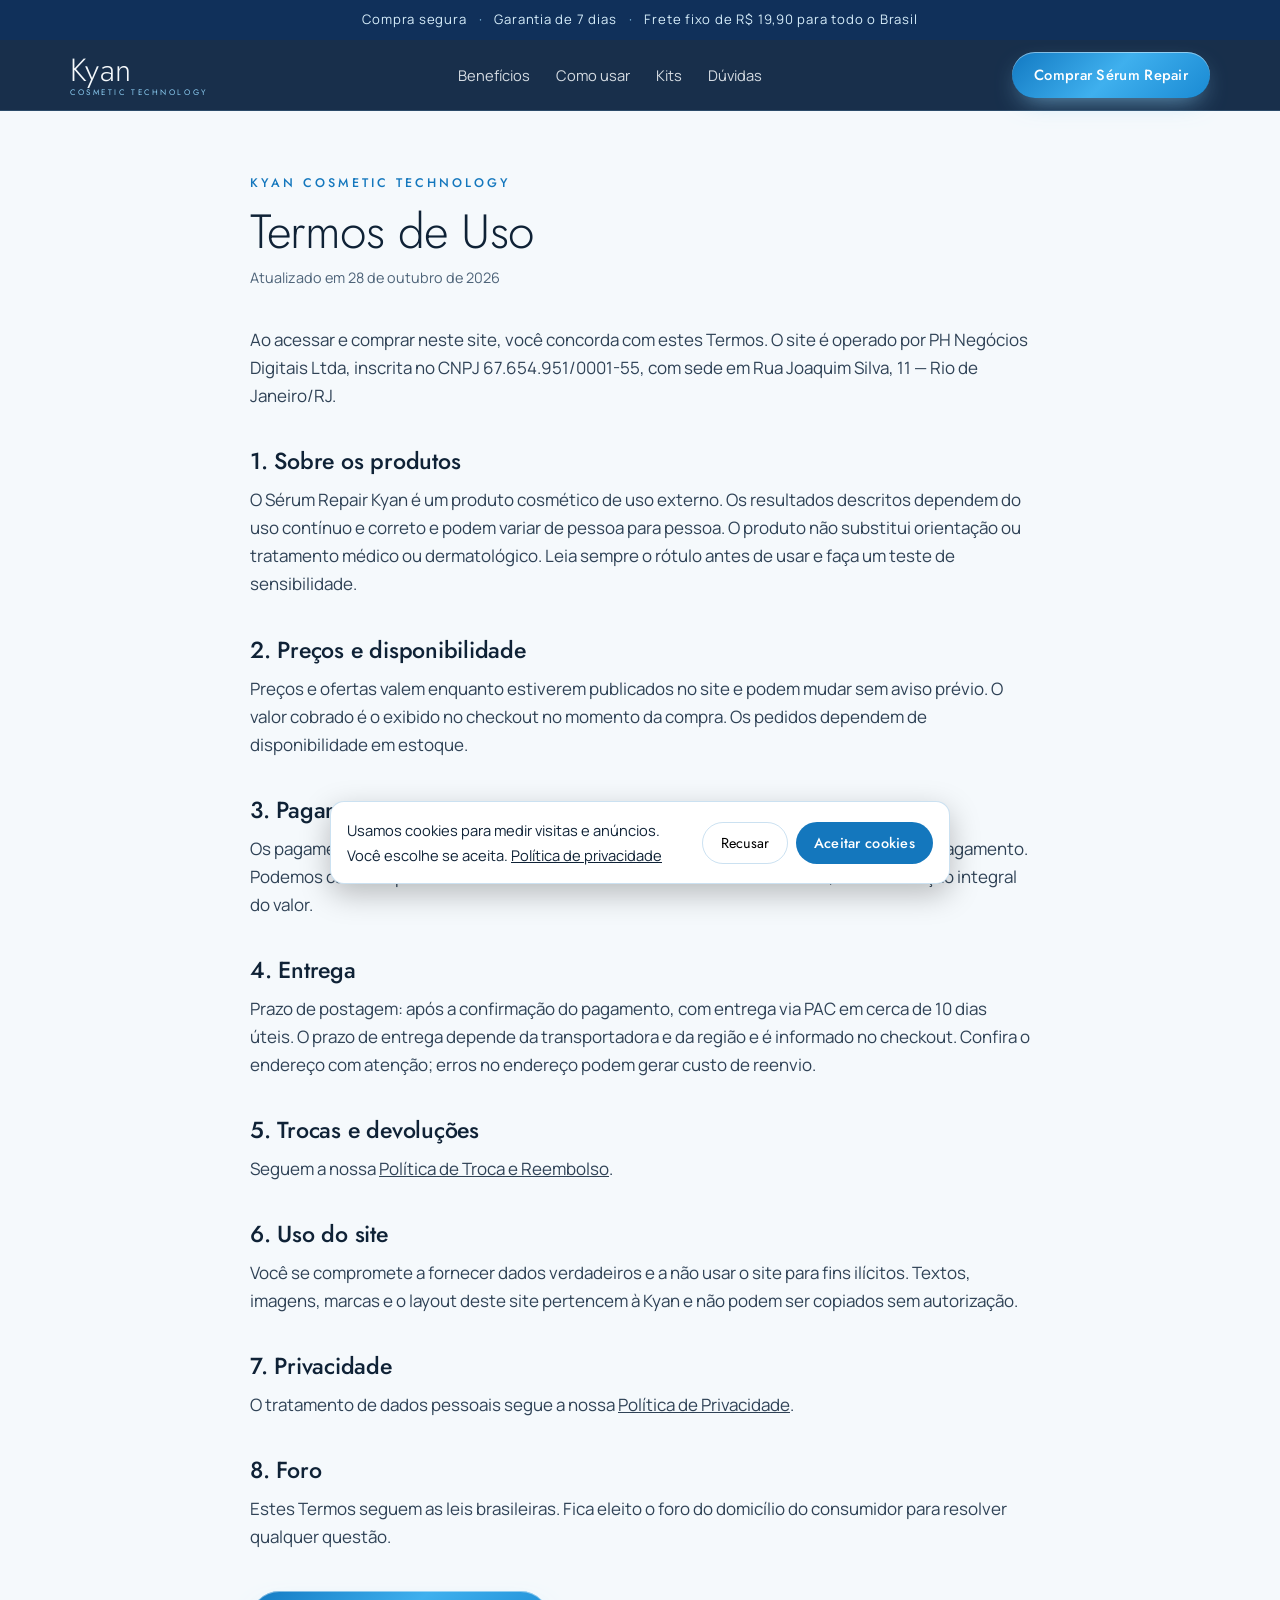
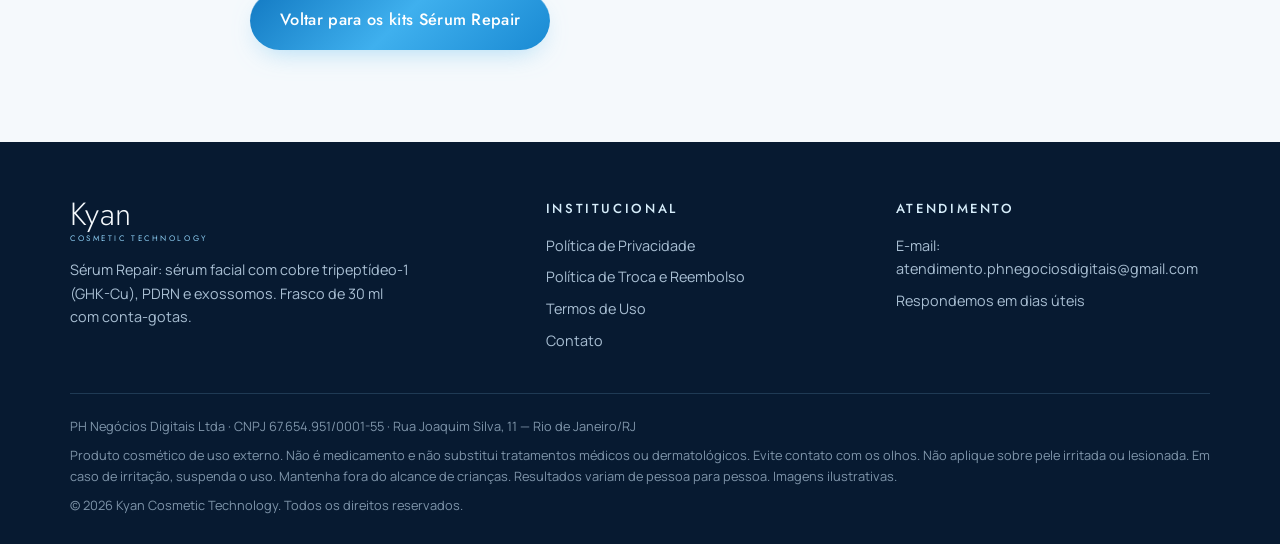
<file: assets/serum-repair/termos-de-uso.html>
<!doctype html>
<html lang="pt-BR">
<head>
<meta charset="utf-8">
<meta name="viewport" content="width=device-width,initial-scale=1,viewport-fit=cover">
<title>Termos de Uso | Kyan Sérum Repair</title>
<meta name="description" content="Regras de uso do site e condições de compra dos produtos Kyan Sérum Repair.">
<meta name="robots" content="index,follow">
<meta name="theme-color" content="#0a2240">
<link rel="canonical" href="https://megastorecenter.com/serum-repair/termos-de-uso.html">
<meta property="og:type" content="product">
<meta property="og:locale" content="pt_BR">
<meta property="og:title" content="Termos de Uso | Kyan Sérum Repair">
<meta property="og:description" content="Regras de uso do site e condições de compra dos produtos Kyan Sérum Repair.">
<meta property="og:image" content="https://megastorecenter.com/serum-repair/img/og-serum-repair.jpg">
<meta name="twitter:card" content="summary_large_image">
<link rel="preconnect" href="https://fonts.googleapis.com"><link rel="preconnect" href="https://fonts.gstatic.com" crossorigin><link rel="stylesheet" href="https://fonts.googleapis.com/css2?family=Jost:wght@200;300;400;500;600&family=Manrope:wght@400;500;600&display=swap">
<link rel="stylesheet" href="assets/kyan-serum.css">
<script>window.LOJA_ROOT="/";window.LOJA_TRACK={"gtm": "", "ga4": "G-DZ8C5BZF6V", "ads": "AW-18241526725", "adsPurchase": "jQYLCP2Uka4dEMW3nvpD", "adsCheckout": "vLW0CICVka4dEMW3nvpD", "adsWhatsapp": "", "meta": "", "tiktok": ""};</script>
<script src="/assets/tracking.js"></script>

</head>
<body>
<div class="barra-topo"><div class="wrap"><span>Compra segura</span><span>Garantia de 7 dias</span><span>Frete fixo de R$ 19,90 para todo o Brasil</span></div></div>
<header class="topo"><div class="wrap">
  <a class="marca" href="index.html" aria-label="Kyan — página inicial">Kyan<small>Cosmetic Technology</small></a>
  <nav class="menu" aria-label="Seções">
    <a href="index.html#beneficios">Benefícios</a><a href="index.html#como-usar">Como usar</a><a href="index.html#kits">Kits</a><a href="index.html#duvidas">Dúvidas</a>
  </nav>
  <a class="btn btn-ouro" href="index.html#kits">Comprar Sérum Repair</a>
</div></header>
<main class="wrap"><article class="doc">
  <span class="selo">Kyan Cosmetic Technology</span>
  <h1>Termos de Uso</h1>
  <p class="atualizado">Atualizado em 28 de outubro de 2026</p>
  <p>Ao acessar e comprar neste site, você concorda com estes Termos. O site é operado por PH Negócios Digitais Ltda, inscrita no CNPJ 67.654.951/0001-55, com sede em Rua Joaquim Silva, 11 — Rio de Janeiro/RJ.</p>
<h2>1. Sobre os produtos</h2>
<p>O Sérum Repair Kyan é um produto cosmético de uso externo. Os resultados descritos dependem do uso contínuo e correto e podem variar de pessoa para pessoa. O produto não substitui orientação ou tratamento médico ou dermatológico. Leia sempre o rótulo antes de usar e faça um teste de sensibilidade.</p>
<h2>2. Preços e disponibilidade</h2>
<p>Preços e ofertas valem enquanto estiverem publicados no site e podem mudar sem aviso prévio. O valor cobrado é o exibido no checkout no momento da compra. Os pedidos dependem de disponibilidade em estoque.</p>
<h2>3. Pagamento</h2>
<p>Os pagamentos são processados pela RXPAY. O pedido é confirmado após a aprovação do pagamento. Podemos cancelar pedidos com indícios de fraude ou dados inconsistentes, com devolução integral do valor.</p>
<h2>4. Entrega</h2>
<p>Prazo de postagem: após a confirmação do pagamento, com entrega via PAC em cerca de 10 dias úteis. O prazo de entrega depende da transportadora e da região e é informado no checkout. Confira o endereço com atenção; erros no endereço podem gerar custo de reenvio.</p>
<h2>5. Trocas e devoluções</h2>
<p>Seguem a nossa <a href="trocas-e-reembolso.html">Política de Troca e Reembolso</a>.</p>
<h2>6. Uso do site</h2>
<p>Você se compromete a fornecer dados verdadeiros e a não usar o site para fins ilícitos. Textos, imagens, marcas e o layout deste site pertencem à Kyan e não podem ser copiados sem autorização.</p>
<h2>7. Privacidade</h2>
<p>O tratamento de dados pessoais segue a nossa <a href="politica-de-privacidade.html">Política de Privacidade</a>.</p>
<h2>8. Foro</h2>
<p>Estes Termos seguem as leis brasileiras. Fica eleito o foro do domicílio do consumidor para resolver qualquer questão.</p>
  <p style="margin-top:40px"><a class="btn btn-ouro" href="index.html#kits">Voltar para os kits Sérum Repair</a></p>
</article></main>
<footer class="rodape"><div class="wrap">
  <div class="colunas">
    <div>
      <a class="marca" href="index.html">Kyan<small>Cosmetic Technology</small></a>
      <p style="margin-top:16px;max-width:38ch">Sérum Repair: sérum facial com cobre tripeptídeo-1 (GHK-Cu), PDRN e exossomos. Frasco de 30 ml com conta-gotas.</p>
    </div>
    <div>
      <h4>Institucional</h4>
      <ul>
        <li><a href="politica-de-privacidade.html">Política de Privacidade</a></li>
        <li><a href="trocas-e-reembolso.html">Política de Troca e Reembolso</a></li>
        <li><a href="termos-de-uso.html">Termos de Uso</a></li>
        <li><a href="contato.html">Contato</a></li>
      </ul>
    </div>
    <div>
      <h4>Atendimento</h4>
      <ul>
        <li>E-mail: <span style="user-select:all">atendimento.phnegociosdigitais@gmail.com</span></li>
        <li>Respondemos em dias úteis</li>
      </ul>
    </div>
  </div>
  <div class="legal">
    <p>PH Negócios Digitais Ltda · CNPJ 67.654.951/0001-55 · Rua Joaquim Silva, 11 — Rio de Janeiro/RJ</p>
    <p>Produto cosmético de uso externo. Não é medicamento e não substitui tratamentos médicos ou dermatológicos. Evite contato com os olhos. Não aplique sobre pele irritada ou lesionada. Em caso de irritação, suspenda o uso. Mantenha fora do alcance de crianças. Resultados variam de pessoa para pessoa. Imagens ilustrativas.</p>
    <p>© 2026 Kyan Cosmetic Technology. Todos os direitos reservados.</p>
  </div>
</div></footer>
</body>
</html>
</file>
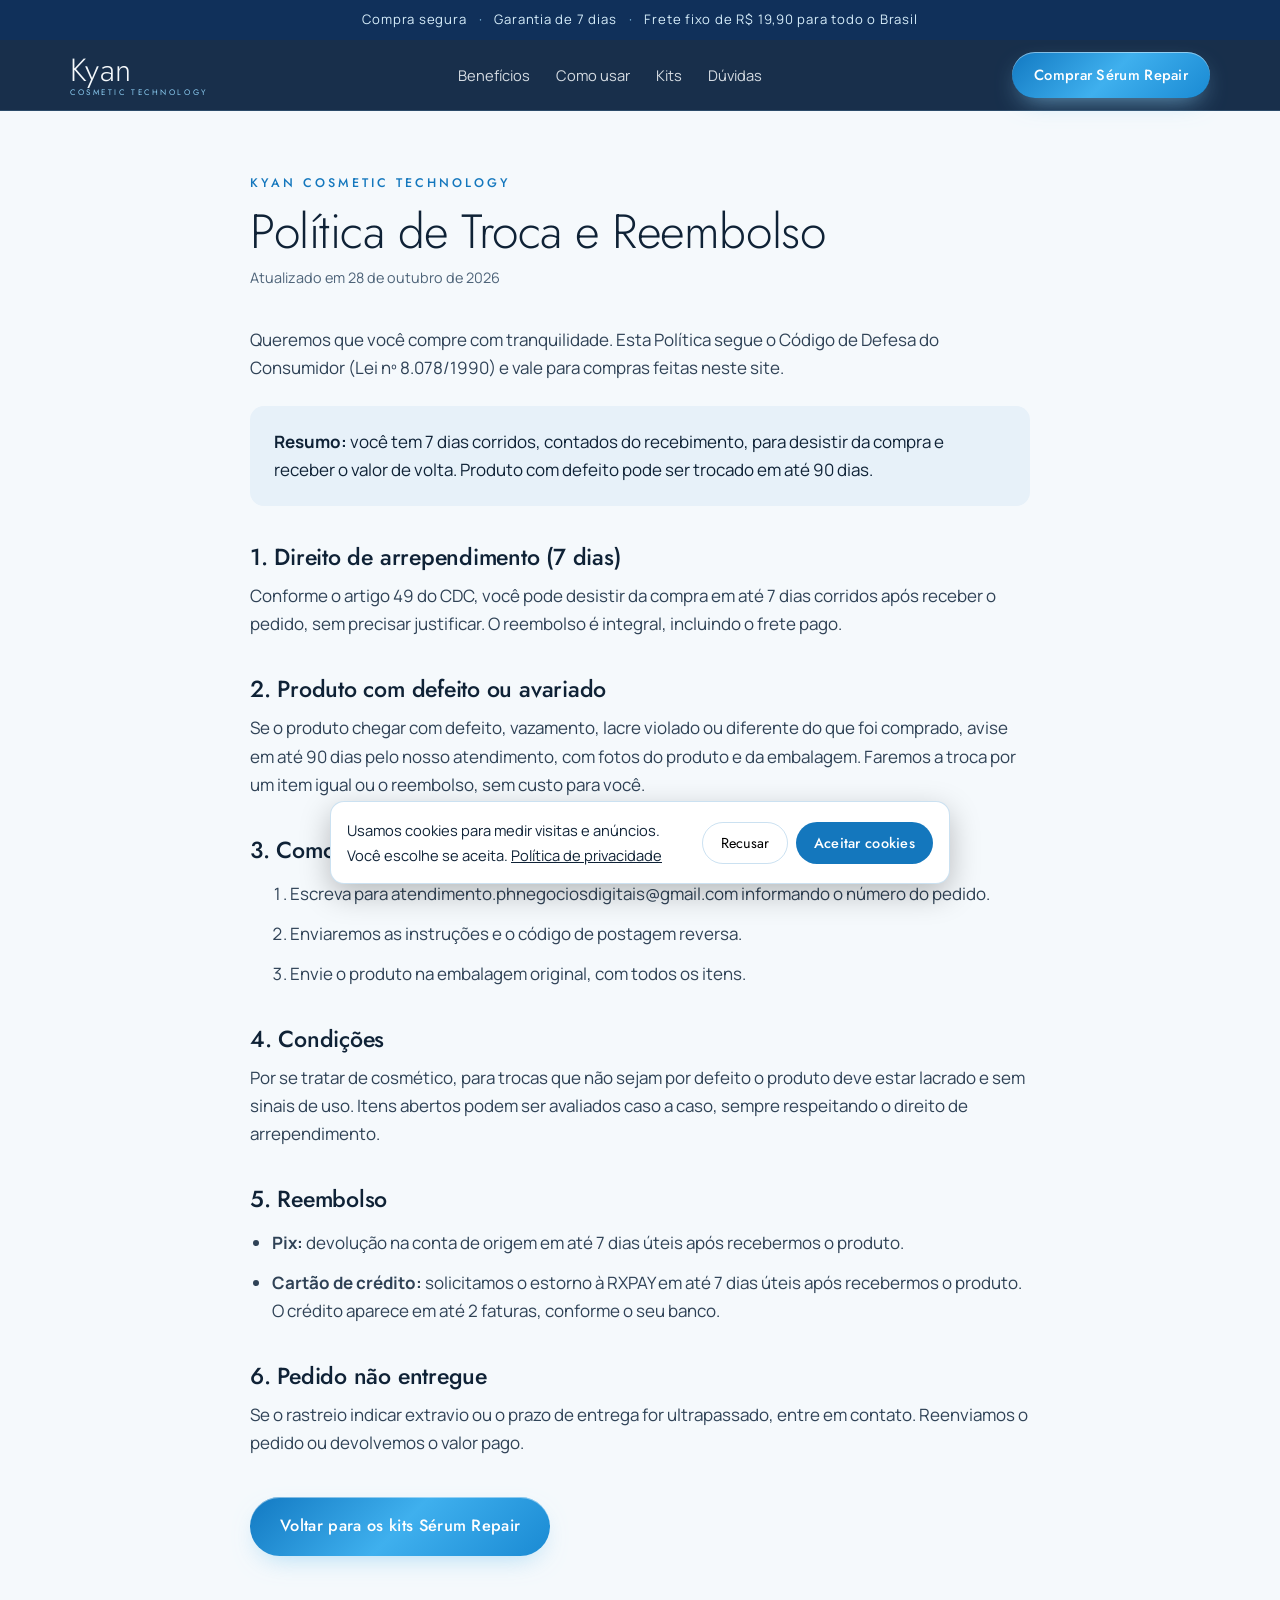
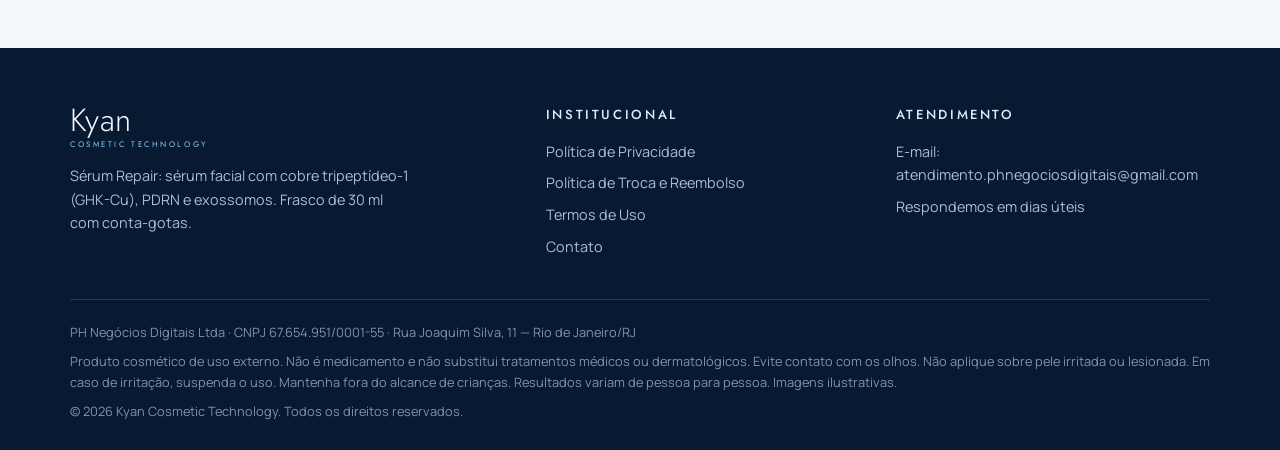
<file: assets/serum-repair/trocas-e-reembolso.html>
<!doctype html>
<html lang="pt-BR">
<head>
<meta charset="utf-8">
<meta name="viewport" content="width=device-width,initial-scale=1,viewport-fit=cover">
<title>Política de Troca e Reembolso | Kyan Sérum Repair</title>
<meta name="description" content="Prazos e condições para troca, devolução e reembolso de compras do Sérum Repair Kyan.">
<meta name="robots" content="index,follow">
<meta name="theme-color" content="#0a2240">
<link rel="canonical" href="https://megastorecenter.com/serum-repair/trocas-e-reembolso.html">
<meta property="og:type" content="product">
<meta property="og:locale" content="pt_BR">
<meta property="og:title" content="Política de Troca e Reembolso | Kyan Sérum Repair">
<meta property="og:description" content="Prazos e condições para troca, devolução e reembolso de compras do Sérum Repair Kyan.">
<meta property="og:image" content="https://megastorecenter.com/serum-repair/img/og-serum-repair.jpg">
<meta name="twitter:card" content="summary_large_image">
<link rel="preconnect" href="https://fonts.googleapis.com"><link rel="preconnect" href="https://fonts.gstatic.com" crossorigin><link rel="stylesheet" href="https://fonts.googleapis.com/css2?family=Jost:wght@200;300;400;500;600&family=Manrope:wght@400;500;600&display=swap">
<link rel="stylesheet" href="assets/kyan-serum.css">
<script>window.LOJA_ROOT="/";window.LOJA_TRACK={"gtm": "", "ga4": "G-DZ8C5BZF6V", "ads": "AW-18241526725", "adsPurchase": "jQYLCP2Uka4dEMW3nvpD", "adsCheckout": "vLW0CICVka4dEMW3nvpD", "adsWhatsapp": "", "meta": "", "tiktok": ""};</script>
<script src="/assets/tracking.js"></script>

</head>
<body>
<div class="barra-topo"><div class="wrap"><span>Compra segura</span><span>Garantia de 7 dias</span><span>Frete fixo de R$ 19,90 para todo o Brasil</span></div></div>
<header class="topo"><div class="wrap">
  <a class="marca" href="index.html" aria-label="Kyan — página inicial">Kyan<small>Cosmetic Technology</small></a>
  <nav class="menu" aria-label="Seções">
    <a href="index.html#beneficios">Benefícios</a><a href="index.html#como-usar">Como usar</a><a href="index.html#kits">Kits</a><a href="index.html#duvidas">Dúvidas</a>
  </nav>
  <a class="btn btn-ouro" href="index.html#kits">Comprar Sérum Repair</a>
</div></header>
<main class="wrap"><article class="doc">
  <span class="selo">Kyan Cosmetic Technology</span>
  <h1>Política de Troca e Reembolso</h1>
  <p class="atualizado">Atualizado em 28 de outubro de 2026</p>
  <p>Queremos que você compre com tranquilidade. Esta Política segue o Código de Defesa do Consumidor (Lei nº 8.078/1990) e vale para compras feitas neste site.</p>
<div class="caixa"><b>Resumo:</b> você tem 7 dias corridos, contados do recebimento, para desistir da compra e receber o valor de volta. Produto com defeito pode ser trocado em até 90 dias.</div>
<h2>1. Direito de arrependimento (7 dias)</h2>
<p>Conforme o artigo 49 do CDC, você pode desistir da compra em até 7 dias corridos após receber o pedido, sem precisar justificar. O reembolso é integral, incluindo o frete pago.</p>
<h2>2. Produto com defeito ou avariado</h2>
<p>Se o produto chegar com defeito, vazamento, lacre violado ou diferente do que foi comprado, avise em até 90 dias pelo nosso atendimento, com fotos do produto e da embalagem. Faremos a troca por um item igual ou o reembolso, sem custo para você.</p>
<h2>3. Como solicitar</h2>
<ol><li>Escreva para atendimento.phnegociosdigitais@gmail.com informando o número do pedido.</li>
<li>Enviaremos as instruções e o código de postagem reversa.</li>
<li>Envie o produto na embalagem original, com todos os itens.</li></ol>
<h2>4. Condições</h2>
<p>Por se tratar de cosmético, para trocas que não sejam por defeito o produto deve estar lacrado e sem sinais de uso. Itens abertos podem ser avaliados caso a caso, sempre respeitando o direito de arrependimento.</p>
<h2>5. Reembolso</h2>
<ul><li><b>Pix:</b> devolução na conta de origem em até 7 dias úteis após recebermos o produto.</li>
<li><b>Cartão de crédito:</b> solicitamos o estorno à RXPAY em até 7 dias úteis após recebermos o produto. O crédito aparece em até 2 faturas, conforme o seu banco.</li></ul>
<h2>6. Pedido não entregue</h2>
<p>Se o rastreio indicar extravio ou o prazo de entrega for ultrapassado, entre em contato. Reenviamos o pedido ou devolvemos o valor pago.</p>
  <p style="margin-top:40px"><a class="btn btn-ouro" href="index.html#kits">Voltar para os kits Sérum Repair</a></p>
</article></main>
<footer class="rodape"><div class="wrap">
  <div class="colunas">
    <div>
      <a class="marca" href="index.html">Kyan<small>Cosmetic Technology</small></a>
      <p style="margin-top:16px;max-width:38ch">Sérum Repair: sérum facial com cobre tripeptídeo-1 (GHK-Cu), PDRN e exossomos. Frasco de 30 ml com conta-gotas.</p>
    </div>
    <div>
      <h4>Institucional</h4>
      <ul>
        <li><a href="politica-de-privacidade.html">Política de Privacidade</a></li>
        <li><a href="trocas-e-reembolso.html">Política de Troca e Reembolso</a></li>
        <li><a href="termos-de-uso.html">Termos de Uso</a></li>
        <li><a href="contato.html">Contato</a></li>
      </ul>
    </div>
    <div>
      <h4>Atendimento</h4>
      <ul>
        <li>E-mail: <span style="user-select:all">atendimento.phnegociosdigitais@gmail.com</span></li>
        <li>Respondemos em dias úteis</li>
      </ul>
    </div>
  </div>
  <div class="legal">
    <p>PH Negócios Digitais Ltda · CNPJ 67.654.951/0001-55 · Rua Joaquim Silva, 11 — Rio de Janeiro/RJ</p>
    <p>Produto cosmético de uso externo. Não é medicamento e não substitui tratamentos médicos ou dermatológicos. Evite contato com os olhos. Não aplique sobre pele irritada ou lesionada. Em caso de irritação, suspenda o uso. Mantenha fora do alcance de crianças. Resultados variam de pessoa para pessoa. Imagens ilustrativas.</p>
    <p>© 2026 Kyan Cosmetic Technology. Todos os direitos reservados.</p>
  </div>
</div></footer>
</body>
</html>
</file>
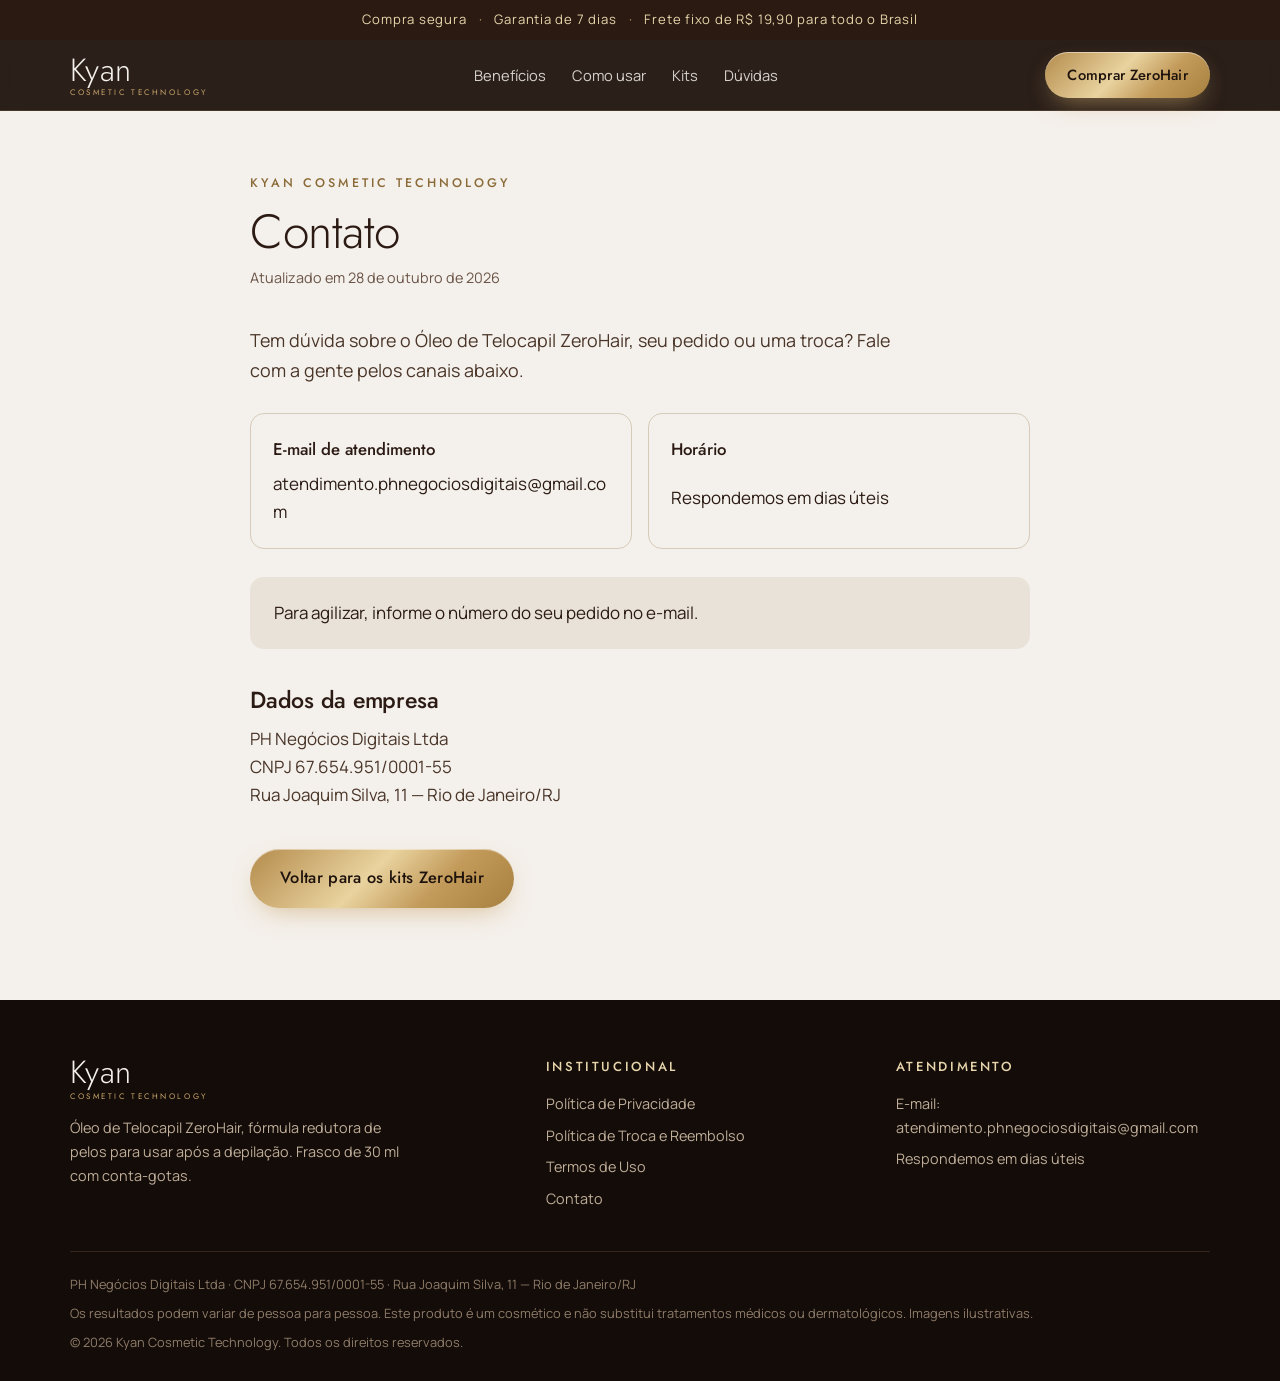
<file: assets/zerohair/contato.html>
<!doctype html>
<html lang="pt-BR">
<head>
<meta charset="utf-8">
<meta name="viewport" content="width=device-width,initial-scale=1,viewport-fit=cover">
<title>Contato | Kyan ZeroHair</title>
<meta name="claude:viewport-fit-sides" content="cover">
<meta name="description" content="Fale com a Kyan: e-mail e horário de atendimento para dúvidas sobre o ZeroHair e pedidos.">
<meta name="robots" content="index,follow">
<meta name="theme-color" content="#1d120c">
<link rel="canonical" href="https://megastorecenter.com/zerohair/contato.html">
<meta property="og:type" content="product">
<meta property="og:locale" content="pt_BR">
<meta property="og:title" content="Contato | Kyan ZeroHair">
<meta property="og:description" content="Fale com a Kyan: e-mail e horário de atendimento para dúvidas sobre o ZeroHair e pedidos.">
<meta property="og:image" content="https://megastorecenter.com/zerohair/img/og-zerohair.jpg">
<meta name="twitter:card" content="summary_large_image">
<link rel="preconnect" href="https://fonts.googleapis.com"><link rel="preconnect" href="https://fonts.gstatic.com" crossorigin><link rel="stylesheet" href="https://fonts.googleapis.com/css2?family=Jost:wght@200;300;400;500;600&family=Manrope:wght@400;500;600&display=swap">
<link rel="stylesheet" href="assets/kyan.css">

</head>
<body>
<div class="barra-topo"><div class="wrap"><span>Compra segura</span><span>Garantia de 7 dias</span><span>Frete fixo de R$ 19,90 para todo o Brasil</span></div></div>
<header class="topo"><div class="wrap">
  <a class="marca" href="index.html" aria-label="Kyan — página inicial">Kyan<small>Cosmetic Technology</small></a>
  <nav class="menu" aria-label="Seções">
    <a href="index.html#beneficios">Benefícios</a><a href="index.html#como-usar">Como usar</a><a href="index.html#kits">Kits</a><a href="index.html#duvidas">Dúvidas</a>
  </nav>
  <a class="btn btn-ouro" href="index.html#kits">Comprar ZeroHair</a>
</div></header>
<main class="wrap"><article class="doc">
  <span class="selo">Kyan Cosmetic Technology</span>
  <h1>Contato</h1>
  <p class="atualizado">Atualizado em 28 de outubro de 2026</p>
  <p class="lead">Tem dúvida sobre o Óleo de Telocapil ZeroHair, seu pedido ou uma troca? Fale com a gente pelos canais abaixo.</p>
<div class="contatos">
  <div class="contato"><b>E-mail de atendimento</b><span>atendimento.phnegociosdigitais@gmail.com</span></div>
  <div class="contato"><b>Horário</b><span>Respondemos em dias úteis</span></div>
</div>
<div class="caixa">Para agilizar, informe o número do seu pedido no e-mail.</div>
<h2>Dados da empresa</h2>
<p>PH Negócios Digitais Ltda<br>CNPJ 67.654.951/0001-55<br>Rua Joaquim Silva, 11 — Rio de Janeiro/RJ</p>
  <p style="margin-top:40px"><a class="btn btn-ouro" href="index.html#kits">Voltar para os kits ZeroHair</a></p>
</article></main>
<footer class="rodape"><div class="wrap">
  <div class="colunas">
    <div>
      <a class="marca" href="index.html">Kyan<small>Cosmetic Technology</small></a>
      <p style="margin-top:16px;max-width:38ch">Óleo de Telocapil ZeroHair, fórmula redutora de pelos para usar após a depilação. Frasco de 30 ml com conta-gotas.</p>
    </div>
    <div>
      <h4>Institucional</h4>
      <ul>
        <li><a href="politica-de-privacidade.html">Política de Privacidade</a></li>
        <li><a href="trocas-e-reembolso.html">Política de Troca e Reembolso</a></li>
        <li><a href="termos-de-uso.html">Termos de Uso</a></li>
        <li><a href="contato.html">Contato</a></li>
        
      </ul>
    </div>
    <div>
      <h4>Atendimento</h4>
      <ul>
        
        <li>E-mail: <span style="user-select:all">atendimento.phnegociosdigitais@gmail.com</span></li>
        <li>Respondemos em dias úteis</li>
      </ul>
    </div>
  </div>
  <div class="legal">
    <p>PH Negócios Digitais Ltda · CNPJ 67.654.951/0001-55 · Rua Joaquim Silva, 11 — Rio de Janeiro/RJ</p>
    <p>Os resultados podem variar de pessoa para pessoa. Este produto é um cosmético e não substitui tratamentos médicos ou dermatológicos. Imagens ilustrativas.</p>
    <p>© 2026 Kyan Cosmetic Technology. Todos os direitos reservados.</p>
  </div>
</div></footer>
</body>
</html>
</file>
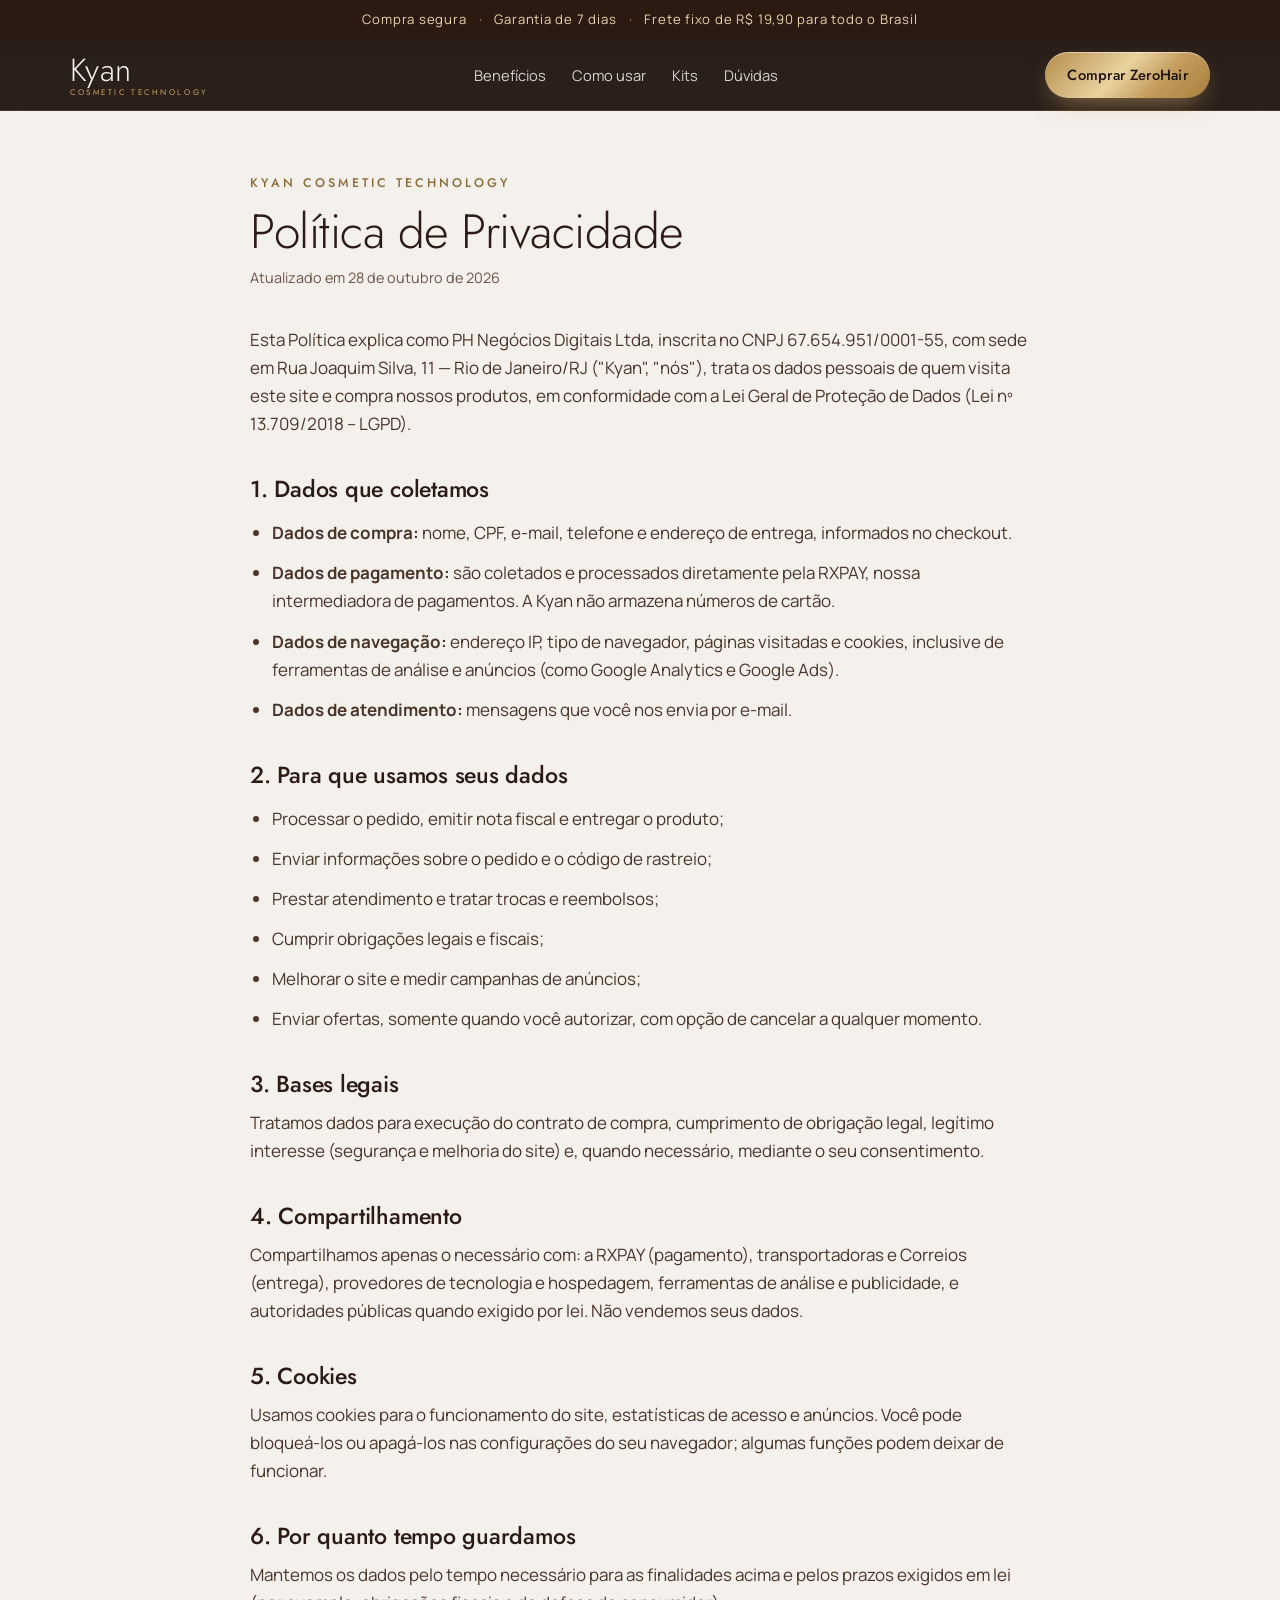
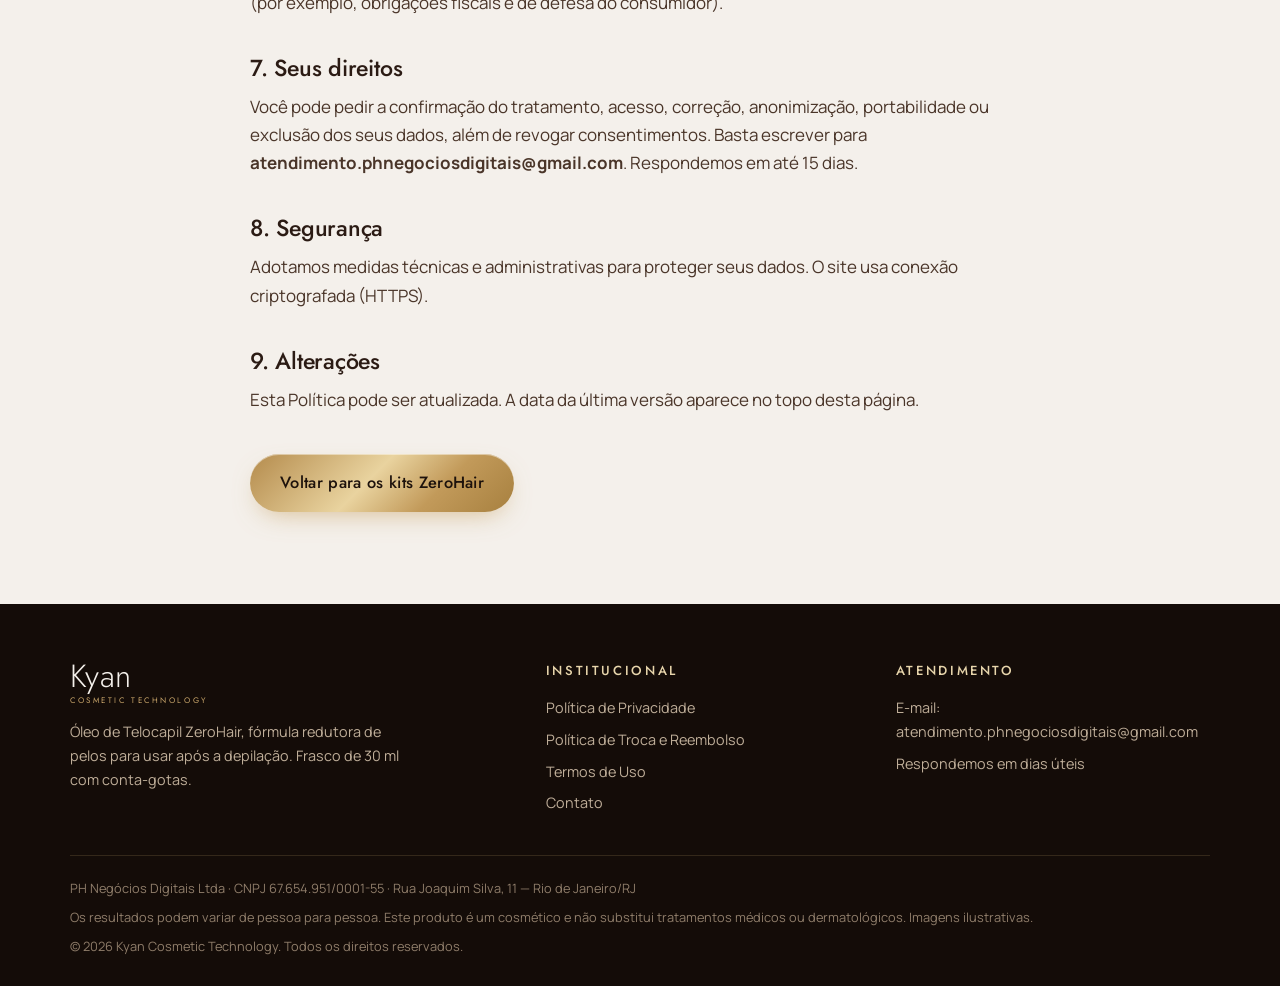
<file: assets/zerohair/politica-de-privacidade.html>
<!doctype html>
<html lang="pt-BR">
<head>
<meta charset="utf-8">
<meta name="viewport" content="width=device-width,initial-scale=1,viewport-fit=cover">
<title>Política de Privacidade | Kyan ZeroHair</title>
<meta name="claude:viewport-fit-sides" content="cover">
<meta name="description" content="Como a Kyan coleta, usa e protege seus dados pessoais, de acordo com a LGPD.">
<meta name="robots" content="index,follow">
<meta name="theme-color" content="#1d120c">
<link rel="canonical" href="https://megastorecenter.com/zerohair/politica-de-privacidade.html">
<meta property="og:type" content="product">
<meta property="og:locale" content="pt_BR">
<meta property="og:title" content="Política de Privacidade | Kyan ZeroHair">
<meta property="og:description" content="Como a Kyan coleta, usa e protege seus dados pessoais, de acordo com a LGPD.">
<meta property="og:image" content="https://megastorecenter.com/zerohair/img/og-zerohair.jpg">
<meta name="twitter:card" content="summary_large_image">
<link rel="preconnect" href="https://fonts.googleapis.com"><link rel="preconnect" href="https://fonts.gstatic.com" crossorigin><link rel="stylesheet" href="https://fonts.googleapis.com/css2?family=Jost:wght@200;300;400;500;600&family=Manrope:wght@400;500;600&display=swap">
<link rel="stylesheet" href="assets/kyan.css">

</head>
<body>
<div class="barra-topo"><div class="wrap"><span>Compra segura</span><span>Garantia de 7 dias</span><span>Frete fixo de R$ 19,90 para todo o Brasil</span></div></div>
<header class="topo"><div class="wrap">
  <a class="marca" href="index.html" aria-label="Kyan — página inicial">Kyan<small>Cosmetic Technology</small></a>
  <nav class="menu" aria-label="Seções">
    <a href="index.html#beneficios">Benefícios</a><a href="index.html#como-usar">Como usar</a><a href="index.html#kits">Kits</a><a href="index.html#duvidas">Dúvidas</a>
  </nav>
  <a class="btn btn-ouro" href="index.html#kits">Comprar ZeroHair</a>
</div></header>
<main class="wrap"><article class="doc">
  <span class="selo">Kyan Cosmetic Technology</span>
  <h1>Política de Privacidade</h1>
  <p class="atualizado">Atualizado em 28 de outubro de 2026</p>
  <p>Esta Política explica como PH Negócios Digitais Ltda, inscrita no CNPJ 67.654.951/0001-55, com sede em Rua Joaquim Silva, 11 — Rio de Janeiro/RJ ("Kyan", "nós"), trata os dados pessoais de quem visita este site e compra nossos produtos, em conformidade com a Lei Geral de Proteção de Dados (Lei nº 13.709/2018 – LGPD).</p>
<h2>1. Dados que coletamos</h2>
<ul><li><b>Dados de compra:</b> nome, CPF, e-mail, telefone e endereço de entrega, informados no checkout.</li>
<li><b>Dados de pagamento:</b> são coletados e processados diretamente pela RXPAY, nossa intermediadora de pagamentos. A Kyan não armazena números de cartão.</li>
<li><b>Dados de navegação:</b> endereço IP, tipo de navegador, páginas visitadas e cookies, inclusive de ferramentas de análise e anúncios (como Google Analytics e Google Ads).</li>
<li><b>Dados de atendimento:</b> mensagens que você nos envia por e-mail.</li></ul>
<h2>2. Para que usamos seus dados</h2>
<ul><li>Processar o pedido, emitir nota fiscal e entregar o produto;</li><li>Enviar informações sobre o pedido e o código de rastreio;</li><li>Prestar atendimento e tratar trocas e reembolsos;</li><li>Cumprir obrigações legais e fiscais;</li><li>Melhorar o site e medir campanhas de anúncios;</li><li>Enviar ofertas, somente quando você autorizar, com opção de cancelar a qualquer momento.</li></ul>
<h2>3. Bases legais</h2>
<p>Tratamos dados para execução do contrato de compra, cumprimento de obrigação legal, legítimo interesse (segurança e melhoria do site) e, quando necessário, mediante o seu consentimento.</p>
<h2>4. Compartilhamento</h2>
<p>Compartilhamos apenas o necessário com: a RXPAY (pagamento), transportadoras e Correios (entrega), provedores de tecnologia e hospedagem, ferramentas de análise e publicidade, e autoridades públicas quando exigido por lei. Não vendemos seus dados.</p>
<h2>5. Cookies</h2>
<p>Usamos cookies para o funcionamento do site, estatísticas de acesso e anúncios. Você pode bloqueá-los ou apagá-los nas configurações do seu navegador; algumas funções podem deixar de funcionar.</p>
<h2>6. Por quanto tempo guardamos</h2>
<p>Mantemos os dados pelo tempo necessário para as finalidades acima e pelos prazos exigidos em lei (por exemplo, obrigações fiscais e de defesa do consumidor).</p>
<h2>7. Seus direitos</h2>
<p>Você pode pedir a confirmação do tratamento, acesso, correção, anonimização, portabilidade ou exclusão dos seus dados, além de revogar consentimentos. Basta escrever para <b>atendimento.phnegociosdigitais@gmail.com</b>. Respondemos em até 15 dias.</p>
<h2>8. Segurança</h2>
<p>Adotamos medidas técnicas e administrativas para proteger seus dados. O site usa conexão criptografada (HTTPS).</p>
<h2>9. Alterações</h2>
<p>Esta Política pode ser atualizada. A data da última versão aparece no topo desta página.</p>
  <p style="margin-top:40px"><a class="btn btn-ouro" href="index.html#kits">Voltar para os kits ZeroHair</a></p>
</article></main>
<footer class="rodape"><div class="wrap">
  <div class="colunas">
    <div>
      <a class="marca" href="index.html">Kyan<small>Cosmetic Technology</small></a>
      <p style="margin-top:16px;max-width:38ch">Óleo de Telocapil ZeroHair, fórmula redutora de pelos para usar após a depilação. Frasco de 30 ml com conta-gotas.</p>
    </div>
    <div>
      <h4>Institucional</h4>
      <ul>
        <li><a href="politica-de-privacidade.html">Política de Privacidade</a></li>
        <li><a href="trocas-e-reembolso.html">Política de Troca e Reembolso</a></li>
        <li><a href="termos-de-uso.html">Termos de Uso</a></li>
        <li><a href="contato.html">Contato</a></li>
        
      </ul>
    </div>
    <div>
      <h4>Atendimento</h4>
      <ul>
        
        <li>E-mail: <span style="user-select:all">atendimento.phnegociosdigitais@gmail.com</span></li>
        <li>Respondemos em dias úteis</li>
      </ul>
    </div>
  </div>
  <div class="legal">
    <p>PH Negócios Digitais Ltda · CNPJ 67.654.951/0001-55 · Rua Joaquim Silva, 11 — Rio de Janeiro/RJ</p>
    <p>Os resultados podem variar de pessoa para pessoa. Este produto é um cosmético e não substitui tratamentos médicos ou dermatológicos. Imagens ilustrativas.</p>
    <p>© 2026 Kyan Cosmetic Technology. Todos os direitos reservados.</p>
  </div>
</div></footer>
</body>
</html>
</file>
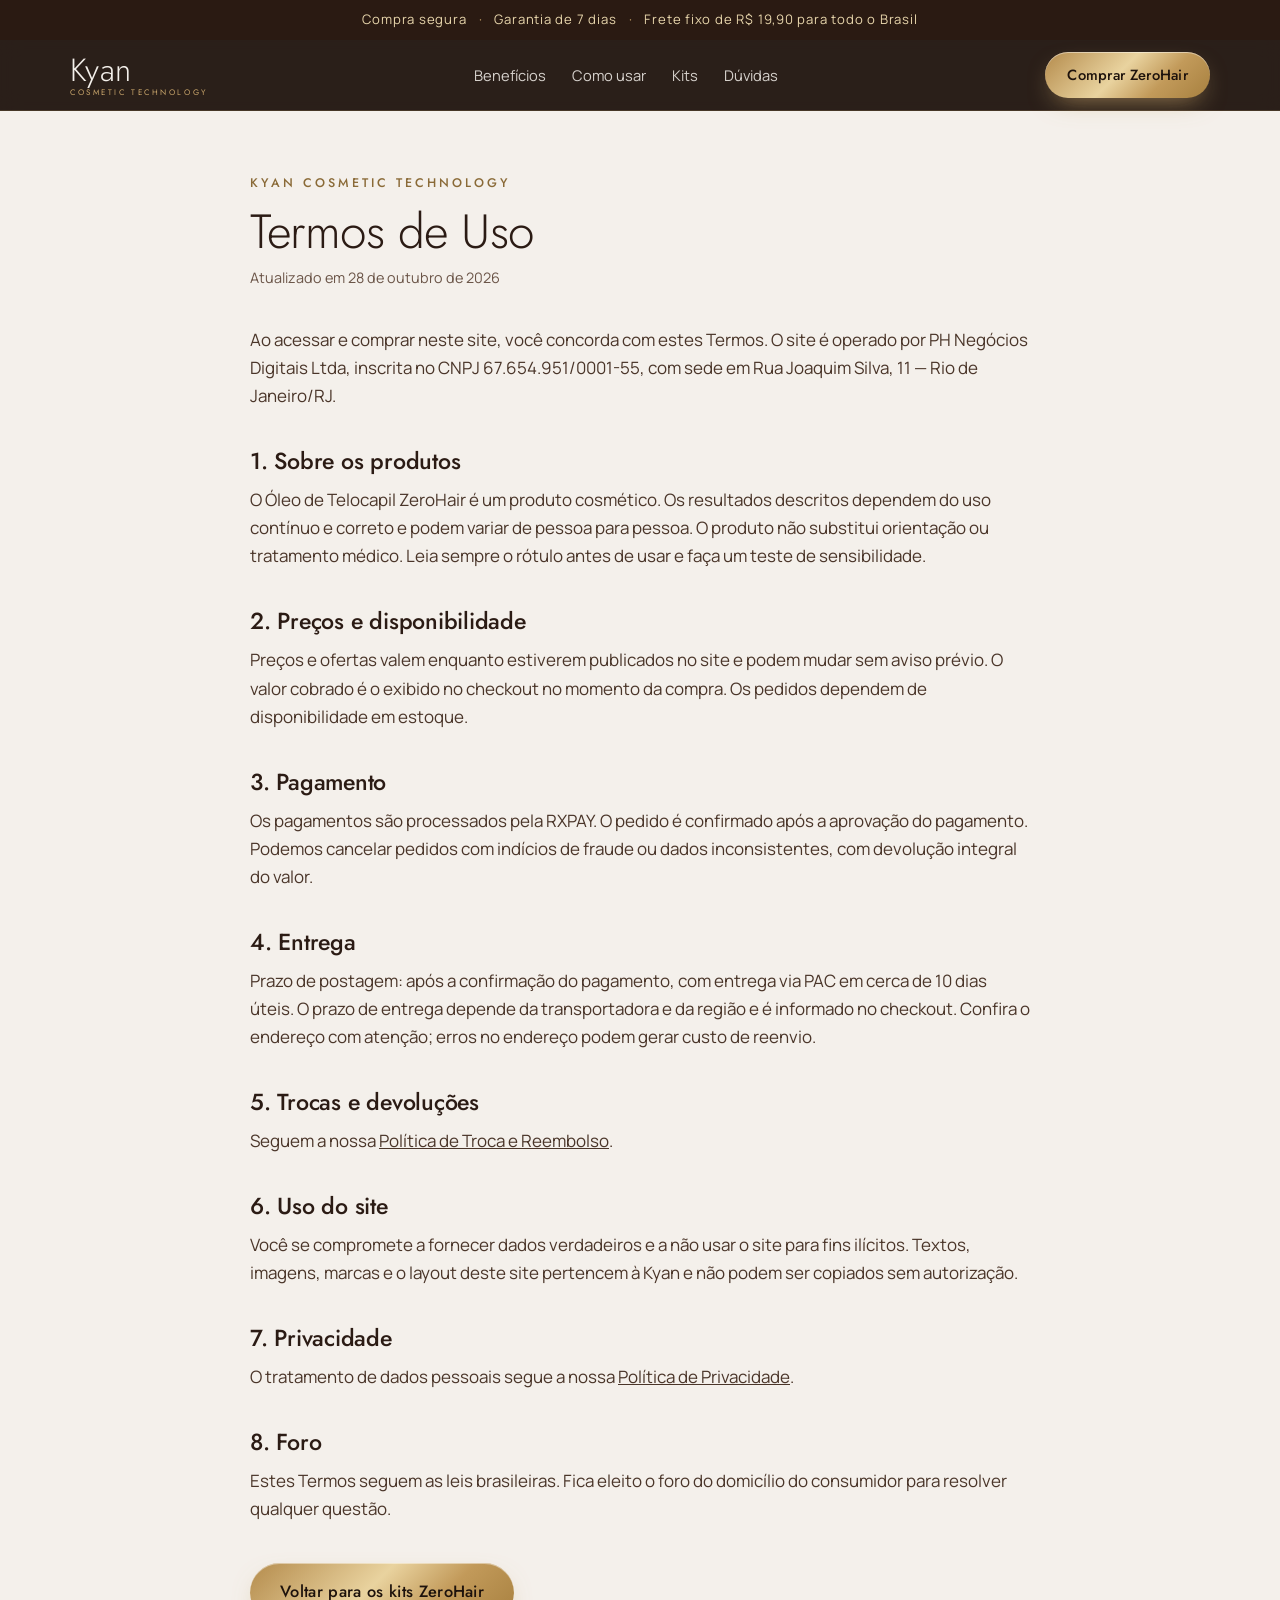
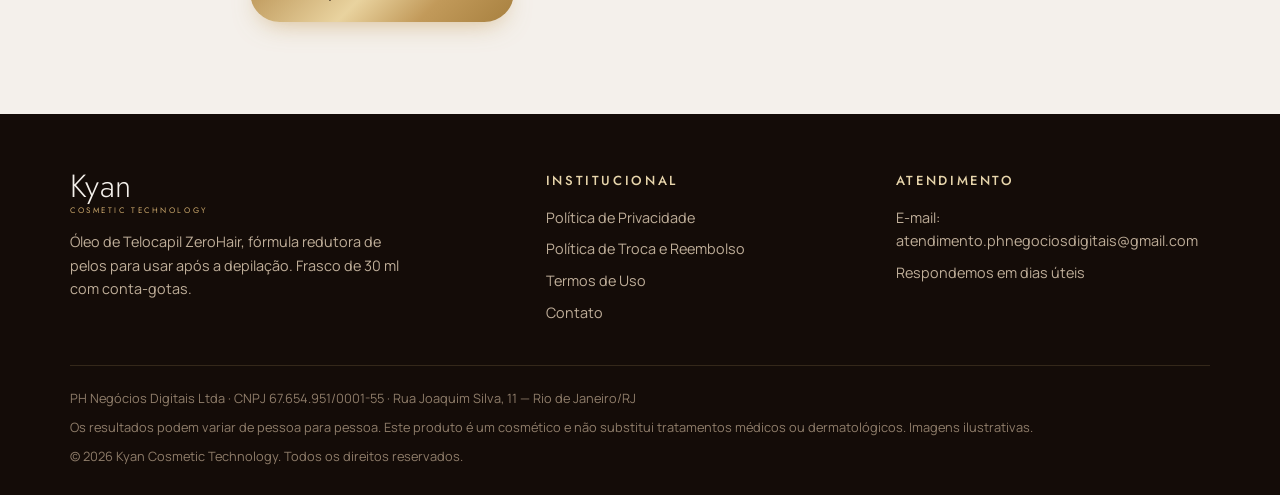
<file: assets/zerohair/termos-de-uso.html>
<!doctype html>
<html lang="pt-BR">
<head>
<meta charset="utf-8">
<meta name="viewport" content="width=device-width,initial-scale=1,viewport-fit=cover">
<title>Termos de Uso | Kyan ZeroHair</title>
<meta name="claude:viewport-fit-sides" content="cover">
<meta name="description" content="Regras de uso do site e condições de compra dos produtos Kyan ZeroHair.">
<meta name="robots" content="index,follow">
<meta name="theme-color" content="#1d120c">
<link rel="canonical" href="https://megastorecenter.com/zerohair/termos-de-uso.html">
<meta property="og:type" content="product">
<meta property="og:locale" content="pt_BR">
<meta property="og:title" content="Termos de Uso | Kyan ZeroHair">
<meta property="og:description" content="Regras de uso do site e condições de compra dos produtos Kyan ZeroHair.">
<meta property="og:image" content="https://megastorecenter.com/zerohair/img/og-zerohair.jpg">
<meta name="twitter:card" content="summary_large_image">
<link rel="preconnect" href="https://fonts.googleapis.com"><link rel="preconnect" href="https://fonts.gstatic.com" crossorigin><link rel="stylesheet" href="https://fonts.googleapis.com/css2?family=Jost:wght@200;300;400;500;600&family=Manrope:wght@400;500;600&display=swap">
<link rel="stylesheet" href="assets/kyan.css">

</head>
<body>
<div class="barra-topo"><div class="wrap"><span>Compra segura</span><span>Garantia de 7 dias</span><span>Frete fixo de R$ 19,90 para todo o Brasil</span></div></div>
<header class="topo"><div class="wrap">
  <a class="marca" href="index.html" aria-label="Kyan — página inicial">Kyan<small>Cosmetic Technology</small></a>
  <nav class="menu" aria-label="Seções">
    <a href="index.html#beneficios">Benefícios</a><a href="index.html#como-usar">Como usar</a><a href="index.html#kits">Kits</a><a href="index.html#duvidas">Dúvidas</a>
  </nav>
  <a class="btn btn-ouro" href="index.html#kits">Comprar ZeroHair</a>
</div></header>
<main class="wrap"><article class="doc">
  <span class="selo">Kyan Cosmetic Technology</span>
  <h1>Termos de Uso</h1>
  <p class="atualizado">Atualizado em 28 de outubro de 2026</p>
  <p>Ao acessar e comprar neste site, você concorda com estes Termos. O site é operado por PH Negócios Digitais Ltda, inscrita no CNPJ 67.654.951/0001-55, com sede em Rua Joaquim Silva, 11 — Rio de Janeiro/RJ.</p>
<h2>1. Sobre os produtos</h2>
<p>O Óleo de Telocapil ZeroHair é um produto cosmético. Os resultados descritos dependem do uso contínuo e correto e podem variar de pessoa para pessoa. O produto não substitui orientação ou tratamento médico. Leia sempre o rótulo antes de usar e faça um teste de sensibilidade.</p>
<h2>2. Preços e disponibilidade</h2>
<p>Preços e ofertas valem enquanto estiverem publicados no site e podem mudar sem aviso prévio. O valor cobrado é o exibido no checkout no momento da compra. Os pedidos dependem de disponibilidade em estoque.</p>
<h2>3. Pagamento</h2>
<p>Os pagamentos são processados pela RXPAY. O pedido é confirmado após a aprovação do pagamento. Podemos cancelar pedidos com indícios de fraude ou dados inconsistentes, com devolução integral do valor.</p>
<h2>4. Entrega</h2>
<p>Prazo de postagem: após a confirmação do pagamento, com entrega via PAC em cerca de 10 dias úteis. O prazo de entrega depende da transportadora e da região e é informado no checkout. Confira o endereço com atenção; erros no endereço podem gerar custo de reenvio.</p>
<h2>5. Trocas e devoluções</h2>
<p>Seguem a nossa <a href="trocas-e-reembolso.html">Política de Troca e Reembolso</a>.</p>
<h2>6. Uso do site</h2>
<p>Você se compromete a fornecer dados verdadeiros e a não usar o site para fins ilícitos. Textos, imagens, marcas e o layout deste site pertencem à Kyan e não podem ser copiados sem autorização.</p>
<h2>7. Privacidade</h2>
<p>O tratamento de dados pessoais segue a nossa <a href="politica-de-privacidade.html">Política de Privacidade</a>.</p>
<h2>8. Foro</h2>
<p>Estes Termos seguem as leis brasileiras. Fica eleito o foro do domicílio do consumidor para resolver qualquer questão.</p>
  <p style="margin-top:40px"><a class="btn btn-ouro" href="index.html#kits">Voltar para os kits ZeroHair</a></p>
</article></main>
<footer class="rodape"><div class="wrap">
  <div class="colunas">
    <div>
      <a class="marca" href="index.html">Kyan<small>Cosmetic Technology</small></a>
      <p style="margin-top:16px;max-width:38ch">Óleo de Telocapil ZeroHair, fórmula redutora de pelos para usar após a depilação. Frasco de 30 ml com conta-gotas.</p>
    </div>
    <div>
      <h4>Institucional</h4>
      <ul>
        <li><a href="politica-de-privacidade.html">Política de Privacidade</a></li>
        <li><a href="trocas-e-reembolso.html">Política de Troca e Reembolso</a></li>
        <li><a href="termos-de-uso.html">Termos de Uso</a></li>
        <li><a href="contato.html">Contato</a></li>
        
      </ul>
    </div>
    <div>
      <h4>Atendimento</h4>
      <ul>
        
        <li>E-mail: <span style="user-select:all">atendimento.phnegociosdigitais@gmail.com</span></li>
        <li>Respondemos em dias úteis</li>
      </ul>
    </div>
  </div>
  <div class="legal">
    <p>PH Negócios Digitais Ltda · CNPJ 67.654.951/0001-55 · Rua Joaquim Silva, 11 — Rio de Janeiro/RJ</p>
    <p>Os resultados podem variar de pessoa para pessoa. Este produto é um cosmético e não substitui tratamentos médicos ou dermatológicos. Imagens ilustrativas.</p>
    <p>© 2026 Kyan Cosmetic Technology. Todos os direitos reservados.</p>
  </div>
</div></footer>
</body>
</html>
</file>
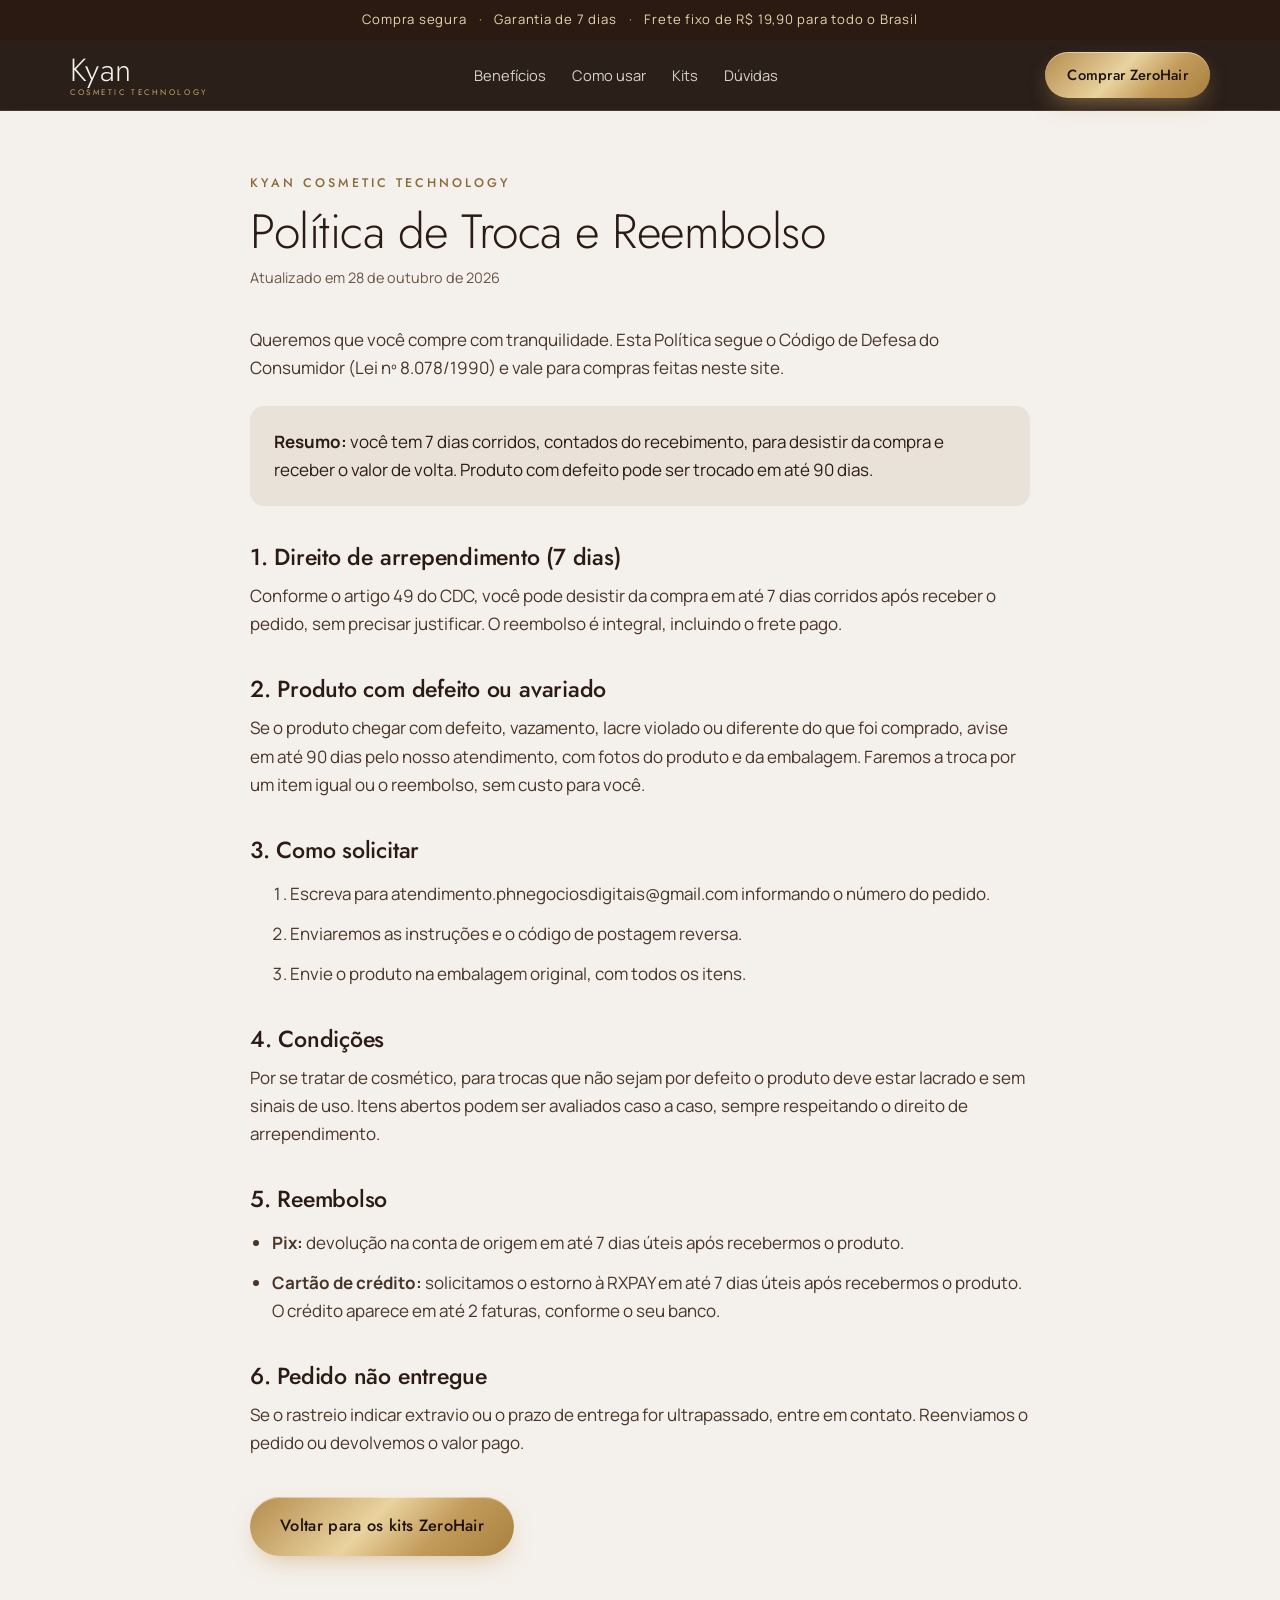
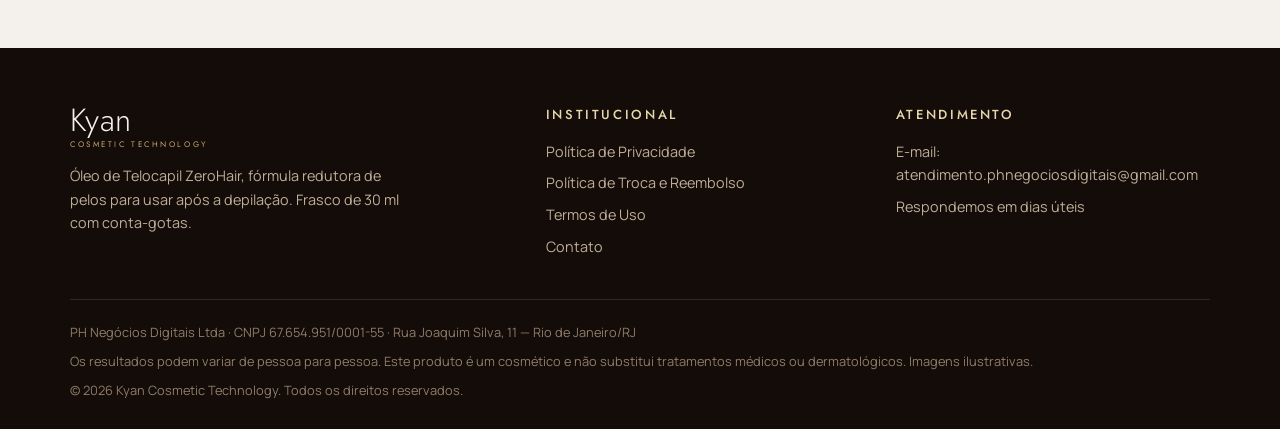
<file: assets/zerohair/trocas-e-reembolso.html>
<!doctype html>
<html lang="pt-BR">
<head>
<meta charset="utf-8">
<meta name="viewport" content="width=device-width,initial-scale=1,viewport-fit=cover">
<title>Política de Troca e Reembolso | Kyan ZeroHair</title>
<meta name="claude:viewport-fit-sides" content="cover">
<meta name="description" content="Prazos e condições para troca, devolução e reembolso de compras do Óleo de Telocapil ZeroHair.">
<meta name="robots" content="index,follow">
<meta name="theme-color" content="#1d120c">
<link rel="canonical" href="https://megastorecenter.com/zerohair/trocas-e-reembolso.html">
<meta property="og:type" content="product">
<meta property="og:locale" content="pt_BR">
<meta property="og:title" content="Política de Troca e Reembolso | Kyan ZeroHair">
<meta property="og:description" content="Prazos e condições para troca, devolução e reembolso de compras do Óleo de Telocapil ZeroHair.">
<meta property="og:image" content="https://megastorecenter.com/zerohair/img/og-zerohair.jpg">
<meta name="twitter:card" content="summary_large_image">
<link rel="preconnect" href="https://fonts.googleapis.com"><link rel="preconnect" href="https://fonts.gstatic.com" crossorigin><link rel="stylesheet" href="https://fonts.googleapis.com/css2?family=Jost:wght@200;300;400;500;600&family=Manrope:wght@400;500;600&display=swap">
<link rel="stylesheet" href="assets/kyan.css">

</head>
<body>
<div class="barra-topo"><div class="wrap"><span>Compra segura</span><span>Garantia de 7 dias</span><span>Frete fixo de R$ 19,90 para todo o Brasil</span></div></div>
<header class="topo"><div class="wrap">
  <a class="marca" href="index.html" aria-label="Kyan — página inicial">Kyan<small>Cosmetic Technology</small></a>
  <nav class="menu" aria-label="Seções">
    <a href="index.html#beneficios">Benefícios</a><a href="index.html#como-usar">Como usar</a><a href="index.html#kits">Kits</a><a href="index.html#duvidas">Dúvidas</a>
  </nav>
  <a class="btn btn-ouro" href="index.html#kits">Comprar ZeroHair</a>
</div></header>
<main class="wrap"><article class="doc">
  <span class="selo">Kyan Cosmetic Technology</span>
  <h1>Política de Troca e Reembolso</h1>
  <p class="atualizado">Atualizado em 28 de outubro de 2026</p>
  <p>Queremos que você compre com tranquilidade. Esta Política segue o Código de Defesa do Consumidor (Lei nº 8.078/1990) e vale para compras feitas neste site.</p>
<div class="caixa"><b>Resumo:</b> você tem 7 dias corridos, contados do recebimento, para desistir da compra e receber o valor de volta. Produto com defeito pode ser trocado em até 90 dias.</div>
<h2>1. Direito de arrependimento (7 dias)</h2>
<p>Conforme o artigo 49 do CDC, você pode desistir da compra em até 7 dias corridos após receber o pedido, sem precisar justificar. O reembolso é integral, incluindo o frete pago.</p>
<h2>2. Produto com defeito ou avariado</h2>
<p>Se o produto chegar com defeito, vazamento, lacre violado ou diferente do que foi comprado, avise em até 90 dias pelo nosso atendimento, com fotos do produto e da embalagem. Faremos a troca por um item igual ou o reembolso, sem custo para você.</p>
<h2>3. Como solicitar</h2>
<ol><li>Escreva para atendimento.phnegociosdigitais@gmail.com informando o número do pedido.</li>
<li>Enviaremos as instruções e o código de postagem reversa.</li>
<li>Envie o produto na embalagem original, com todos os itens.</li></ol>
<h2>4. Condições</h2>
<p>Por se tratar de cosmético, para trocas que não sejam por defeito o produto deve estar lacrado e sem sinais de uso. Itens abertos podem ser avaliados caso a caso, sempre respeitando o direito de arrependimento.</p>
<h2>5. Reembolso</h2>
<ul><li><b>Pix:</b> devolução na conta de origem em até 7 dias úteis após recebermos o produto.</li>
<li><b>Cartão de crédito:</b> solicitamos o estorno à RXPAY em até 7 dias úteis após recebermos o produto. O crédito aparece em até 2 faturas, conforme o seu banco.</li></ul>
<h2>6. Pedido não entregue</h2>
<p>Se o rastreio indicar extravio ou o prazo de entrega for ultrapassado, entre em contato. Reenviamos o pedido ou devolvemos o valor pago.</p>
  <p style="margin-top:40px"><a class="btn btn-ouro" href="index.html#kits">Voltar para os kits ZeroHair</a></p>
</article></main>
<footer class="rodape"><div class="wrap">
  <div class="colunas">
    <div>
      <a class="marca" href="index.html">Kyan<small>Cosmetic Technology</small></a>
      <p style="margin-top:16px;max-width:38ch">Óleo de Telocapil ZeroHair, fórmula redutora de pelos para usar após a depilação. Frasco de 30 ml com conta-gotas.</p>
    </div>
    <div>
      <h4>Institucional</h4>
      <ul>
        <li><a href="politica-de-privacidade.html">Política de Privacidade</a></li>
        <li><a href="trocas-e-reembolso.html">Política de Troca e Reembolso</a></li>
        <li><a href="termos-de-uso.html">Termos de Uso</a></li>
        <li><a href="contato.html">Contato</a></li>
        
      </ul>
    </div>
    <div>
      <h4>Atendimento</h4>
      <ul>
        
        <li>E-mail: <span style="user-select:all">atendimento.phnegociosdigitais@gmail.com</span></li>
        <li>Respondemos em dias úteis</li>
      </ul>
    </div>
  </div>
  <div class="legal">
    <p>PH Negócios Digitais Ltda · CNPJ 67.654.951/0001-55 · Rua Joaquim Silva, 11 — Rio de Janeiro/RJ</p>
    <p>Os resultados podem variar de pessoa para pessoa. Este produto é um cosmético e não substitui tratamentos médicos ou dermatológicos. Imagens ilustrativas.</p>
    <p>© 2026 Kyan Cosmetic Technology. Todos os direitos reservados.</p>
  </div>
</div></footer>
</body>
</html>
</file>
<file: assets/secaslim/assets/kromus.css>
/* Kromus Secaslim — identidade do rótulo: vermelho Kromus, faixas douradas, pedestal de mármore vinho.
   Layout: faixas alternadas (escuro espresso ↔ mármore claro), conteúdo em coluna de 1180px. Visual único, sem modo escuro. */
:root{
  --espresso:#14070a;
  --espresso-2:#260b10;
  --ambar:#b3121f;
  --cobre:#d11f2c;
  --ouro:#d9b45f;
  --ouro-claro:#f3e2b0;
  --ouro-escuro:#8f6a22;
  --marmore:#f8f3ef;
  --marmore-2:#f1e6e1;
  --tinta:#22100f;
  --tinta-suave:#6e5352;
  --linha:rgba(138,106,55,.28);
  --sucesso:#3f6b4a;
  --font-display:"Jost","Futura","Century Gothic",system-ui,sans-serif;
  --font-body:"Manrope","Segoe UI",system-ui,-apple-system,sans-serif;
  --raio:14px;
  color-scheme:light;
}
*{box-sizing:border-box}
html{scroll-behavior:smooth}
@media (prefers-reduced-motion:reduce){html{scroll-behavior:auto}*{transition:none!important;animation:none!important}}
body{margin:0;background:var(--marmore);color:var(--tinta);font-family:var(--font-body);font-size:17px;line-height:1.65;-webkit-font-smoothing:antialiased}
body::before{content:"";position:fixed;inset:0 0 auto;height:env(safe-area-inset-top,0px);z-index:60;background:var(--espresso)}
img{max-width:100%;height:auto;display:block}
a{color:inherit}
:focus-visible{outline:2px solid var(--ouro);outline-offset:3px;border-radius:4px}
h1,h2,h3{font-family:var(--font-display);font-weight:400;line-height:1.12;text-wrap:balance;margin:0;letter-spacing:-.01em}
h1{font-size:clamp(2.1rem,5.2vw,3.9rem);font-weight:300}
h2{font-size:clamp(1.75rem,3.6vw,2.7rem);font-weight:300}
h3{font-size:1.3rem;font-weight:500}
p{margin:0}
.wrap{max-width:1180px;margin:0 auto;padding-left:max(20px,env(safe-area-inset-left,0px));padding-right:max(20px,env(safe-area-inset-right,0px))}
.faixa{padding-block:clamp(64px,9vw,112px)}
.faixa.escura{background:var(--espresso);color:var(--marmore)}
.faixa.escura .sub,.faixa.escura .lead{color:#d9c3c0}
.faixa.clara{background:var(--marmore)}
.faixa.areia{background:var(--marmore-2)}
.selo{font-family:var(--font-display);font-size:.78rem;letter-spacing:.24em;text-transform:uppercase;color:var(--ouro-escuro);font-weight:500}
.escura .selo{color:var(--ouro)}
.lead{font-size:1.12rem;color:var(--tinta-suave);max-width:60ch}
.cabeca{display:grid;gap:14px;max-width:760px;margin-bottom:48px}
.cabeca.centro{margin-inline:auto;text-align:center;justify-items:center}
.regua{width:64px;height:1px;background:var(--ouro)}

/* botões: folha de ouro do rótulo */
.btn{display:inline-flex;align-items:center;justify-content:center;gap:10px;font-family:var(--font-display);font-weight:500;font-size:1.02rem;letter-spacing:.02em;text-decoration:none;border-radius:999px;padding:16px 30px;border:0;cursor:pointer;transition:transform .18s ease,box-shadow .18s ease,filter .18s}
.btn-ouro{background:linear-gradient(135deg,#b48b4c 0%,#e9d39f 45%,#c29a5a 70%,#a7803f 100%);color:var(--espresso);box-shadow:0 10px 26px -10px rgba(201,166,107,.75),inset 0 1px 0 rgba(255,255,255,.45)}
.btn-ouro:hover{transform:translateY(-2px);filter:brightness(1.05)}
.btn-linha{border:1px solid currentColor;color:inherit;background:transparent}
.btn-linha:hover{background:rgba(201,166,107,.12)}
.btn svg{width:18px;height:18px}

/* aviso de pré-visualização */
.aviso-previa{background:#b3121f;color:#fff4e3;font-size:.86rem;text-align:center;padding-block:8px}

/* barra superior e cabeçalho */
.barra-topo{background:var(--espresso-2);color:var(--ouro-claro);font-size:.82rem;letter-spacing:.06em;text-align:center;padding-block:9px}
.barra-topo span+span::before{content:"·";margin:0 12px;color:var(--ouro)}
.topo{position:sticky;top:env(safe-area-inset-top,0px);z-index:50;background:rgba(20,7,10,.94);backdrop-filter:blur(10px);color:var(--marmore);border-bottom:1px solid rgba(201,166,107,.18)}
.topo .wrap{display:flex;align-items:center;justify-content:space-between;gap:20px;min-height:70px}
.marca{font-family:var(--font-display);font-weight:300;font-size:2rem;letter-spacing:.01em;text-decoration:none;line-height:1}
.marca small{display:block;font-size:.5rem;letter-spacing:.32em;text-transform:uppercase;color:var(--ouro);margin-top:2px;font-weight:400}
.menu{display:flex;gap:26px;font-size:.92rem}
.menu a{text-decoration:none;opacity:.85}
.menu a:hover{opacity:1;color:var(--ouro-claro)}
.topo .btn{padding:11px 22px;font-size:.92rem}
@media (max-width:860px){.menu{display:none}}

/* hero */
.hero{background:radial-gradient(120% 90% at 78% 30%,#5a0f17 0%,var(--espresso) 62%);color:var(--marmore);padding-block:clamp(44px,7vw,88px)}
.hero .wrap{display:grid;grid-template-columns:1.05fr .95fr;gap:clamp(28px,5vw,64px);align-items:center}
.hero-texto{display:grid;gap:22px;min-width:0}
.hero h1 em{font-style:normal;color:var(--ouro-claro)}
.hero .lead{color:#e3d0cc}
.lista-check{list-style:none;margin:0;padding:0;display:grid;gap:10px}
.lista-check li{display:flex;gap:12px;align-items:flex-start}
.lista-check svg{flex:none;width:20px;height:20px;margin-top:4px;color:var(--ouro)}
.hero-acoes{display:flex;flex-wrap:wrap;gap:14px;align-items:center}
.ficha{display:flex;flex-wrap:wrap;gap:0;border-top:1px solid rgba(201,166,107,.25);padding-top:18px;font-size:.86rem;color:#c9b1ad}
.ficha div{padding-right:22px;margin-right:22px;border-right:1px solid rgba(201,166,107,.25)}
.ficha div:last-child{border:0}
.ficha b{display:block;font-family:var(--font-display);font-size:1.25rem;color:var(--ouro-claro);font-weight:400}
.hero-foto{position:relative;min-width:0}
.hero-foto img{border-radius:22px;box-shadow:0 40px 80px -30px rgba(0,0,0,.7)}
@media (max-width:900px){.hero .wrap{grid-template-columns:1fr}.hero-foto{order:-1;max-width:520px;margin-inline:auto}}

/* faixa de confiança */
.confianca{background:var(--espresso-2);color:var(--marmore);padding-block:26px}
.confianca ul{list-style:none;margin:0;padding:0;display:grid;grid-template-columns:repeat(4,1fr);gap:20px}
.confianca li{display:flex;gap:12px;align-items:center;font-size:.92rem;line-height:1.35}
.confianca svg{flex:none;width:30px;height:30px;color:var(--ouro)}
.confianca b{display:block;font-family:var(--font-display);font-weight:500}
@media (max-width:860px){.confianca ul{grid-template-columns:1fr 1fr}}
@media (max-width:420px){.confianca ul{grid-template-columns:1fr}}

/* blocos imagem + texto */
.duo{display:grid;grid-template-columns:1fr 1fr;gap:clamp(28px,6vw,80px);align-items:center}
.duo>*{min-width:0}
.duo.inverso .duo-foto{order:2}
.duo-foto img{border-radius:20px}
.duo-texto{display:grid;gap:20px}
@media (max-width:860px){.duo{grid-template-columns:1fr}.duo.inverso .duo-foto{order:0}}

/* benefícios */
.beneficios{display:grid;grid-template-columns:repeat(3,1fr);gap:1px;background:var(--linha);border:1px solid var(--linha);border-radius:var(--raio);overflow:hidden}
.beneficio{background:var(--marmore);padding:30px 28px;display:grid;gap:10px;align-content:start}
.beneficio svg{width:34px;height:34px;color:var(--ouro-escuro)}
.beneficio p{color:var(--tinta-suave);font-size:.98rem}
@media (max-width:900px){.beneficios{grid-template-columns:1fr 1fr}}
@media (max-width:560px){.beneficios{grid-template-columns:1fr}}
.nota{font-size:.82rem;color:var(--tinta-suave);margin-top:18px}
.escura .nota{color:#b39a96}

/* vídeo */
.video-caixa{position:relative;border-radius:20px;overflow:hidden;background:#000;aspect-ratio:16/9;max-width:100%;box-shadow:0 40px 80px -40px rgba(0,0,0,.8);border:1px solid rgba(201,166,107,.25)}
.video-caixa video,.video-caixa>img{width:100%;height:100%;object-fit:cover;display:block}
.video-fim{position:absolute;inset:0;display:grid;place-content:center;justify-items:center;gap:16px;background:rgba(20,7,10,.82);text-align:center;padding:20px}
.video-fim p{font-family:var(--font-display);font-size:1.5rem;font-weight:300}
.video-fim .btns{display:flex;flex-wrap:wrap;gap:12px;justify-content:center}
.video-grade{display:grid;grid-template-columns:1.5fr 1fr;gap:32px;align-items:center}
.video-grade>*{min-width:0}
@media (max-width:860px){.video-grade{grid-template-columns:1fr}}

/* modo de uso — sequência real */
.passos{list-style:none;margin:0;padding:0;display:grid;gap:0;counter-reset:passo}
.passos li{counter-increment:passo;display:grid;grid-template-columns:56px 1fr;gap:18px;padding:20px 0;border-top:1px solid var(--linha)}
.passos li:last-child{border-bottom:1px solid var(--linha)}
.passos li::before{content:counter(passo);font-family:var(--font-display);font-size:2.2rem;font-weight:200;color:var(--ouro-escuro);line-height:1}
.passos h3{font-size:1.1rem;margin-bottom:4px}
.passos p{color:var(--tinta-suave);font-size:.97rem}

/* galeria */
.galeria{display:grid;grid-template-columns:2fr 1fr 1fr;gap:16px}
.galeria img{border-radius:16px;width:100%;height:100%;object-fit:cover}
.galeria figure{margin:0;min-width:0}
.galeria figcaption{font-size:.84rem;color:var(--tinta-suave);margin-top:8px}
@media (max-width:760px){.galeria{grid-template-columns:1fr 1fr}.galeria figure:first-child{grid-column:1/-1}}

/* prova social */
.depoimentos{display:grid;grid-template-columns:repeat(3,1fr);gap:20px}
.depoimento{background:var(--marmore);border:1px solid var(--linha);border-radius:var(--raio);padding:26px;display:grid;gap:14px;align-content:start}
.estrelas{color:var(--ouro-escuro);letter-spacing:3px;font-size:1.05rem}
.depoimento blockquote{margin:0;font-size:1rem}
.depoimento footer{font-size:.88rem;color:var(--tinta-suave)}
.depoimento.vazio{border-style:dashed;background:transparent;color:var(--tinta-suave);font-size:.92rem}
@media (max-width:860px){.depoimentos{grid-template-columns:1fr}}
.numeros{display:flex;flex-wrap:wrap;gap:36px;margin-bottom:36px}
.numeros b{display:block;font-family:var(--font-display);font-size:2.2rem;font-weight:300;color:var(--ambar)}

/* kits */
.kits-faixa{background:linear-gradient(180deg,var(--espresso) 0%,#2e0b10 100%);color:var(--marmore)}
.kits{display:grid;grid-template-columns:repeat(3,1fr);gap:22px;align-items:stretch}
.kit{position:relative;background:#2a0a0f;border:1px solid rgba(201,166,107,.22);border-radius:22px;padding:18px 18px 26px;display:grid;gap:14px;align-content:start;min-width:0}
.kit.destaque{border-color:var(--ouro);background:#33090f;box-shadow:0 30px 60px -30px rgba(201,166,107,.45)}
.kit-etiqueta{position:absolute;top:-13px;left:50%;transform:translateX(-50%);white-space:nowrap;background:linear-gradient(135deg,#b48b4c,#e9d39f,#b48b4c);color:var(--espresso);font-family:var(--font-display);font-size:.78rem;letter-spacing:.14em;text-transform:uppercase;font-weight:600;padding:5px 14px;border-radius:999px}
.kit img{border-radius:14px;aspect-ratio:1/1;object-fit:cover;width:100%}
.kit h3{font-size:1.4rem;font-weight:400}
.kit .qtd{color:#c9b1ad;font-size:.92rem}
.preco{display:grid;gap:2px}
.preco s{color:#a88b87;font-size:.95rem}
.preco .valor{font-family:var(--font-display);font-size:2.5rem;font-weight:400;color:var(--ouro-claro);line-height:1.05;font-variant-numeric:tabular-nums}
.preco .parcela{font-size:.9rem;color:#d9c3c0}
.preco .unit{font-size:.86rem;color:var(--ouro)}
.kit ul{list-style:none;margin:0;padding:0;display:grid;gap:6px;font-size:.92rem;color:#e3d0cc}
.kit ul li::before{content:"✓";color:var(--ouro);margin-right:8px}
.kit .btn{width:100%}
.pagamento{display:flex;flex-wrap:wrap;gap:10px 22px;justify-content:center;margin-top:34px;font-size:.88rem;color:#c9b1ad}
@media (max-width:900px){.kits{grid-template-columns:1fr;max-width:460px;margin-inline:auto}.kit.destaque{order:-1}}

/* garantia */
.garantia{display:grid;grid-template-columns:auto 1fr;gap:32px;align-items:center;border:1px solid var(--linha);border-radius:22px;padding:clamp(24px,4vw,44px);background:var(--marmore)}
.garantia-selo{width:130px;height:130px;border-radius:50%;display:grid;place-content:center;text-align:center;background:radial-gradient(circle at 35% 30%,#f1dfb3,#c9a66b 55%,#8a6a37);color:var(--espresso);font-family:var(--font-display);box-shadow:inset 0 0 0 6px rgba(255,255,255,.25)}
.garantia-selo b{font-size:2.6rem;font-weight:400;line-height:1}
.garantia-selo span{font-size:.72rem;letter-spacing:.18em;text-transform:uppercase}
@media (max-width:620px){.garantia{grid-template-columns:1fr;justify-items:center;text-align:center}}

/* FAQ */
.faq{max-width:820px;margin-inline:auto;display:grid}
.faq details{border-top:1px solid var(--linha)}
.faq details:last-child{border-bottom:1px solid var(--linha)}
.faq summary{list-style:none;cursor:pointer;display:flex;justify-content:space-between;gap:20px;padding:22px 0;font-family:var(--font-display);font-size:1.15rem;font-weight:400}
.faq summary::-webkit-details-marker{display:none}
.faq summary::after{content:"+";font-size:1.6rem;line-height:1;color:var(--ouro-escuro);transition:transform .2s}
.faq details[open] summary::after{transform:rotate(45deg)}
.faq details p{padding:0 0 22px;color:var(--tinta-suave);max-width:68ch}

/* CTA final */
.cta-final{background:radial-gradient(90% 120% at 20% 50%,#5a0f17,var(--espresso) 70%);color:var(--marmore)}
.cta-final .wrap{display:grid;grid-template-columns:1fr 1fr;gap:40px;align-items:center}
.cta-final .wrap>*{min-width:0}
.cta-final img{border-radius:20px}
@media (max-width:860px){.cta-final .wrap{grid-template-columns:1fr}}

/* rodapé */
.rodape{background:#120608;color:#c9b1ad;font-size:.9rem;padding-block:56px 28px}
.rodape .colunas{display:grid;grid-template-columns:1.4fr 1fr 1fr;gap:36px}
.rodape .colunas>*{min-width:0}
.rodape h4{font-family:var(--font-display);font-weight:500;color:var(--ouro-claro);font-size:.82rem;letter-spacing:.2em;text-transform:uppercase;margin:0 0 14px}
.rodape ul{list-style:none;margin:0;padding:0;display:grid;gap:8px}
.rodape a{text-decoration:none}
.rodape a:hover{color:var(--ouro-claro)}
.rodape .marca{color:var(--marmore)}
.rodape .legal{border-top:1px solid rgba(201,166,107,.18);margin-top:40px;padding-top:22px;display:grid;gap:8px;font-size:.8rem;color:#8f7472}
@media (max-width:760px){.rodape .colunas{grid-template-columns:1fr}}

/* barra de compra fixa no celular */
.barra-compra{position:fixed;left:0;right:0;bottom:0;z-index:55;display:none;align-items:center;justify-content:space-between;gap:12px;background:rgba(20,7,10,.97);border-top:1px solid rgba(201,166,107,.3);color:var(--marmore);padding:10px max(16px,env(safe-area-inset-right,0px)) calc(10px + env(safe-area-inset-bottom,0px)) max(16px,env(safe-area-inset-left,0px))}
.barra-compra small{display:block;color:#c9b1ad;font-size:.75rem}
.barra-compra b{font-family:var(--font-display);font-size:1.2rem;font-weight:400;color:var(--ouro-claro)}
.barra-compra .btn{padding:12px 20px;font-size:.95rem}
@media (max-width:760px){.barra-compra{display:flex}body.tem-barra{padding-bottom:76px}}

/* páginas institucionais */
.doc{max-width:780px;margin:0 auto;padding-block:56px 80px}
.doc h1{font-size:clamp(2rem,4.5vw,3rem);margin:10px 0 8px}
.doc .atualizado{color:var(--tinta-suave);font-size:.9rem;margin-bottom:36px}
.doc h2{font-size:1.45rem;font-weight:500;margin:38px 0 12px}
.doc p,.doc li{color:#4a1a1e;margin-bottom:12px}
.doc ul{padding-left:22px}
.doc .caixa{background:var(--marmore-2);border-radius:var(--raio);padding:22px 24px;margin:24px 0}
.contatos{display:grid;grid-template-columns:repeat(2,1fr);gap:16px;margin:28px 0}
.contato{border:1px solid var(--linha);border-radius:var(--raio);padding:22px;display:grid;gap:6px;min-width:0}
.contato b{font-family:var(--font-display);font-weight:500;font-size:1.05rem}
.contato span{overflow-wrap:anywhere;user-select:all}
@media (max-width:620px){.contatos{grid-template-columns:1fr}}

/* ajustes: vídeo vertical e selos de desconto */
.video-caixa.vertical{aspect-ratio:9/16;width:100%;max-width:380px;justify-self:center}
.video-grade{grid-template-columns:minmax(0,380px) 1fr;gap:clamp(28px,6vw,80px)}
@media (max-width:860px){.video-grade{grid-template-columns:1fr}}
.kit-foto{position:relative}
.desconto{position:absolute;top:12px;right:12px;width:78px;height:78px;border-radius:50%;display:grid;place-content:center;text-align:center;background:#c4161f;color:#fff7ec;font-family:var(--font-display);font-size:.72rem;letter-spacing:.14em;line-height:1.05;box-shadow:0 8px 20px -6px rgba(0,0,0,.6),inset 0 0 0 3px rgba(255,255,255,.22);transform:rotate(-8deg)}
.desconto b{font-size:1.55rem;font-weight:600;letter-spacing:0}
.kit.destaque .desconto{width:112px;height:112px;top:-8px;right:-8px;font-size:.85rem;background:radial-gradient(circle at 35% 30%,#e3262f,#c4161f 60%,#7c1a12);animation:pulsa 2.4s ease-in-out infinite}
.kit.destaque .desconto b{font-size:2.3rem}
@keyframes pulsa{0%,100%{transform:rotate(-8deg) scale(1)}50%{transform:rotate(-8deg) scale(1.06)}}
.kit-etiqueta{z-index:2}
.kit-etiqueta.discreta{background:#3a0c13;color:var(--ouro-claro);border:1px solid var(--ouro)}
[hidden]{display:none!important}
.kit .btn{padding-inline:20px;font-size:.98rem}
.kits-faixa .lead,.cta-final .lead{color:#d9c3c0}
[id]{scroll-margin-top:84px}
/* propriedades e estudo */
.props{margin:0;display:grid;gap:0;border-top:1px solid rgba(201,166,107,.25)}
.props>div{display:grid;grid-template-columns:150px 1fr;gap:18px;padding:16px 0;border-bottom:1px solid rgba(201,166,107,.25)}
.props dt{font-family:var(--font-display);color:var(--ouro);font-size:.82rem;letter-spacing:.14em;text-transform:uppercase;padding-top:3px}
.props dd{margin:0;color:#ead6d2}
@media (max-width:520px){.props>div{grid-template-columns:1fr;gap:4px}}
.estudo{display:grid;grid-template-columns:repeat(4,1fr);gap:1px;background:var(--linha);border:1px solid var(--linha);border-radius:var(--raio);overflow:hidden}
.estudo>div{background:var(--marmore);padding:28px 24px;display:grid;gap:8px;align-content:start}
.estudo b{font-family:var(--font-display);font-weight:300;font-size:clamp(2.4rem,4vw,3.2rem);line-height:1;color:var(--ambar);font-variant-numeric:tabular-nums}
.estudo span{color:var(--tinta-suave);font-size:.95rem}
@media (max-width:860px){.estudo{grid-template-columns:1fr 1fr}}
.garantia>*{min-width:0}
.garantia .lead,.rodape li,.doc p,.doc li{overflow-wrap:anywhere}
.aspas{font-family:var(--font-display);font-size:3.6rem;line-height:.6;color:var(--ouro);height:28px}
.depoimento footer b{color:var(--tinta);font-weight:600}
.depoimento blockquote{color:var(--tinta)}
.depoimento{margin:0}

/* Kromus: marca com o K */
.marca{display:inline-flex;align-items:center;gap:12px}
.marca img{width:44px;height:44px}
.marca span{display:block}
.rodape .marca img{width:40px;height:40px}
.aviso-supl{background:var(--marmore-2);border-left:3px solid var(--ambar);padding:14px 18px;border-radius:0 10px 10px 0;font-size:.95rem;color:var(--tinta-suave)}
.cookie{position:fixed;left:16px;right:16px;bottom:96px;max-width:620px;margin:0 auto;background:#fff;color:var(--tinta);border:1px solid var(--linha);border-radius:14px;padding:16px;display:flex;gap:14px;align-items:center;flex-wrap:wrap;z-index:80;box-shadow:0 10px 30px rgba(0,0,0,.25);font-size:.92rem}
.cookie p{margin:0;flex:1 1 260px}
.cookie div{display:flex;gap:8px}
.cookie .btn,.cookie .btn-sec{padding:10px 18px;font-size:.9rem}
.cookie .btn{background:var(--ambar);color:#fff}
.cookie .btn-sec{background:transparent;border:1px solid var(--linha);border-radius:999px;cursor:pointer;font-family:var(--font-display)}
@media (min-width:761px){.cookie{bottom:16px}}
.duo-foto.alta img{aspect-ratio:4/5;width:100%;height:auto;object-fit:cover;object-position:center 30%}
@media (max-width:520px){.topo .btn{padding:10px 16px;font-size:.85rem;white-space:nowrap}.marca{font-size:1.6rem}.marca img{width:36px;height:36px}.ficha{flex-wrap:nowrap}.ficha div{padding-right:12px}}
</file>
<file: assets/serum-repair/assets/kyan-serum.css>
/* Kyan Sérum Repair — identidade do frasco: vidro azul, rótulo prata escovado, pedestal de mármore branco.
   Layout: faixas alternadas (escuro espresso ↔ mármore claro), conteúdo em coluna de 1180px. Visual único, sem modo escuro. */
:root{
  --espresso:#0a2240;
  --espresso-2:#10305a;
  --ambar:#1477bd;
  --cobre:#1b95d8;
  --ouro:#8ccdf2;
  --ouro-claro:#d7eefb;
  --ouro-escuro:#1477bd;
  --marmore:#f5f9fc;
  --marmore-2:#e7f1f9;
  --tinta:#0f2236;
  --tinta-suave:#4e6479;
  --linha:rgba(20,119,189,.22);
  --sucesso:#3f6b4a;
  --font-display:"Jost","Futura","Century Gothic",system-ui,sans-serif;
  --font-body:"Manrope","Segoe UI",system-ui,-apple-system,sans-serif;
  --raio:14px;
  color-scheme:light;
}
*{box-sizing:border-box}
html{scroll-behavior:smooth}
@media (prefers-reduced-motion:reduce){html{scroll-behavior:auto}*{transition:none!important;animation:none!important}}
body{margin:0;background:var(--marmore);color:var(--tinta);font-family:var(--font-body);font-size:17px;line-height:1.65;-webkit-font-smoothing:antialiased}
body::before{content:"";position:fixed;inset:0 0 auto;height:env(safe-area-inset-top,0px);z-index:60;background:var(--espresso)}
img{max-width:100%;height:auto;display:block}
a{color:inherit}
:focus-visible{outline:2px solid var(--ouro);outline-offset:3px;border-radius:4px}
h1,h2,h3{font-family:var(--font-display);font-weight:400;line-height:1.12;text-wrap:balance;margin:0;letter-spacing:-.01em}
h1{font-size:clamp(2.1rem,5.2vw,3.9rem);font-weight:300}
h2{font-size:clamp(1.75rem,3.6vw,2.7rem);font-weight:300}
h3{font-size:1.3rem;font-weight:500}
p{margin:0}
.wrap{max-width:1180px;margin:0 auto;padding-left:max(20px,env(safe-area-inset-left,0px));padding-right:max(20px,env(safe-area-inset-right,0px))}
.faixa{padding-block:clamp(64px,9vw,112px)}
.faixa.escura{background:var(--espresso);color:var(--marmore)}
.faixa.escura .sub,.faixa.escura .lead{color:#b9cde0}
.faixa.clara{background:var(--marmore)}
.faixa.areia{background:var(--marmore-2)}
.selo{font-family:var(--font-display);font-size:.78rem;letter-spacing:.24em;text-transform:uppercase;color:var(--ouro-escuro);font-weight:500}
.escura .selo{color:var(--ouro)}
.lead{font-size:1.12rem;color:var(--tinta-suave);max-width:60ch}
.cabeca{display:grid;gap:14px;max-width:760px;margin-bottom:48px}
.cabeca.centro{margin-inline:auto;text-align:center;justify-items:center}
.regua{width:64px;height:1px;background:var(--ouro)}

/* botões: folha de ouro do rótulo */
.btn{display:inline-flex;align-items:center;justify-content:center;gap:10px;font-family:var(--font-display);font-weight:500;font-size:1.02rem;letter-spacing:.02em;text-decoration:none;border-radius:999px;padding:16px 30px;border:0;cursor:pointer;transition:transform .18s ease,box-shadow .18s ease,filter .18s}
.btn-ouro{background:linear-gradient(135deg,#1279c2 0%,#3fb0ee 50%,#1a8ad3 100%);color:#fff;box-shadow:0 10px 26px -10px rgba(140,205,242,.75),inset 0 1px 0 rgba(255,255,255,.45)}
.btn-ouro:hover{transform:translateY(-2px);filter:brightness(1.05)}
.btn-linha{border:1px solid currentColor;color:inherit;background:transparent}
.btn-linha:hover{background:rgba(140,205,242,.12)}
.btn svg{width:18px;height:18px}

/* aviso de pré-visualização */
.aviso-previa{background:#1477bd;color:#eef7fd;font-size:.86rem;text-align:center;padding-block:8px}

/* barra superior e cabeçalho */
.barra-topo{background:var(--espresso-2);color:var(--ouro-claro);font-size:.82rem;letter-spacing:.06em;text-align:center;padding-block:9px}
.barra-topo span+span::before{content:"·";margin:0 12px;color:var(--ouro)}
.topo{position:sticky;top:env(safe-area-inset-top,0px);z-index:50;background:rgba(10,34,64,.94);backdrop-filter:blur(10px);color:var(--marmore);border-bottom:1px solid rgba(140,205,242,.18)}
.topo .wrap{display:flex;align-items:center;justify-content:space-between;gap:20px;min-height:70px}
.marca{font-family:var(--font-display);font-weight:300;font-size:2rem;letter-spacing:.01em;text-decoration:none;line-height:1}
.marca small{display:block;font-size:.5rem;letter-spacing:.32em;text-transform:uppercase;color:var(--ouro);margin-top:2px;font-weight:400}
.menu{display:flex;gap:26px;font-size:.92rem}
.menu a{text-decoration:none;opacity:.85}
.menu a:hover{opacity:1;color:var(--ouro-claro)}
.topo .btn{padding:11px 22px;font-size:.92rem}
@media (max-width:860px){.menu{display:none}}

/* hero */
.hero{background:radial-gradient(120% 90% at 78% 30%,#123a66 0%,var(--espresso) 62%);color:var(--marmore);padding-block:clamp(44px,7vw,88px)}
.hero .wrap{display:grid;grid-template-columns:1.05fr .95fr;gap:clamp(28px,5vw,64px);align-items:center}
.hero-texto{display:grid;gap:22px;min-width:0}
.hero h1 em{font-style:normal;color:var(--ouro-claro)}
.hero .lead{color:#c4d6e6}
.lista-check{list-style:none;margin:0;padding:0;display:grid;gap:10px}
.lista-check li{display:flex;gap:12px;align-items:flex-start}
.lista-check svg{flex:none;width:20px;height:20px;margin-top:4px;color:var(--ouro)}
.hero-acoes{display:flex;flex-wrap:wrap;gap:14px;align-items:center}
.ficha{display:flex;flex-wrap:wrap;gap:0;border-top:1px solid rgba(140,205,242,.25);padding-top:18px;font-size:.86rem;color:#a9bfd3}
.ficha div{padding-right:22px;margin-right:22px;border-right:1px solid rgba(140,205,242,.25)}
.ficha div:last-child{border:0}
.ficha b{display:block;font-family:var(--font-display);font-size:1.25rem;color:var(--ouro-claro);font-weight:400}
.hero-foto{position:relative;min-width:0}
.hero-foto img{border-radius:22px;box-shadow:0 40px 80px -30px rgba(0,0,0,.7)}
@media (max-width:900px){.hero .wrap{grid-template-columns:1fr}.hero-foto{order:-1;max-width:520px;margin-inline:auto}}

/* faixa de confiança */
.confianca{background:var(--espresso-2);color:var(--marmore);padding-block:26px}
.confianca ul{list-style:none;margin:0;padding:0;display:grid;grid-template-columns:repeat(4,1fr);gap:20px}
.confianca li{display:flex;gap:12px;align-items:center;font-size:.92rem;line-height:1.35}
.confianca svg{flex:none;width:30px;height:30px;color:var(--ouro)}
.confianca b{display:block;font-family:var(--font-display);font-weight:500}
@media (max-width:860px){.confianca ul{grid-template-columns:1fr 1fr}}
@media (max-width:420px){.confianca ul{grid-template-columns:1fr}}

/* blocos imagem + texto */
.duo{display:grid;grid-template-columns:1fr 1fr;gap:clamp(28px,6vw,80px);align-items:center}
.duo>*{min-width:0}
.duo.inverso .duo-foto{order:2}
.duo-foto img{border-radius:20px}
.duo-texto{display:grid;gap:20px}
@media (max-width:860px){.duo{grid-template-columns:1fr}.duo.inverso .duo-foto{order:0}}

/* benefícios */
.beneficios{display:grid;grid-template-columns:repeat(3,1fr);gap:1px;background:var(--linha);border:1px solid var(--linha);border-radius:var(--raio);overflow:hidden}
.beneficio{background:var(--marmore);padding:30px 28px;display:grid;gap:10px;align-content:start}
.beneficio svg{width:34px;height:34px;color:var(--ouro-escuro)}
.beneficio p{color:var(--tinta-suave);font-size:.98rem}
@media (max-width:900px){.beneficios{grid-template-columns:1fr 1fr}}
@media (max-width:560px){.beneficios{grid-template-columns:1fr}}
.nota{font-size:.82rem;color:var(--tinta-suave);margin-top:18px}
.escura .nota{color:#8ea5ba}

/* vídeo */
.video-caixa{position:relative;border-radius:20px;overflow:hidden;background:#000;aspect-ratio:16/9;max-width:100%;box-shadow:0 40px 80px -40px rgba(0,0,0,.8);border:1px solid rgba(140,205,242,.25)}
.video-caixa video,.video-caixa>img{width:100%;height:100%;object-fit:cover;display:block}
.video-fim{position:absolute;inset:0;display:grid;place-content:center;justify-items:center;gap:16px;background:rgba(10,34,64,.82);text-align:center;padding:20px}
.video-fim p{font-family:var(--font-display);font-size:1.5rem;font-weight:300}
.video-fim .btns{display:flex;flex-wrap:wrap;gap:12px;justify-content:center}
.video-grade{display:grid;grid-template-columns:1.5fr 1fr;gap:32px;align-items:center}
.video-grade>*{min-width:0}
@media (max-width:860px){.video-grade{grid-template-columns:1fr}}

/* modo de uso — sequência real */
.passos{list-style:none;margin:0;padding:0;display:grid;gap:0;counter-reset:passo}
.passos li{counter-increment:passo;display:grid;grid-template-columns:56px 1fr;gap:18px;padding:20px 0;border-top:1px solid var(--linha)}
.passos li:last-child{border-bottom:1px solid var(--linha)}
.passos li::before{content:counter(passo);font-family:var(--font-display);font-size:2.2rem;font-weight:200;color:var(--ouro-escuro);line-height:1}
.passos h3{font-size:1.1rem;margin-bottom:4px}
.passos p{color:var(--tinta-suave);font-size:.97rem}

/* galeria */
.galeria{display:grid;grid-template-columns:2fr 1fr 1fr;gap:16px}
.galeria img{border-radius:16px;width:100%;height:100%;object-fit:cover}
.galeria figure{margin:0;min-width:0}
.galeria figcaption{font-size:.84rem;color:var(--tinta-suave);margin-top:8px}
@media (max-width:760px){.galeria{grid-template-columns:1fr 1fr}.galeria figure:first-child{grid-column:1/-1}}

/* prova social */
.depoimentos{display:grid;grid-template-columns:repeat(3,1fr);gap:20px}
.depoimento{background:var(--marmore);border:1px solid var(--linha);border-radius:var(--raio);padding:26px;display:grid;gap:14px;align-content:start}
.estrelas{color:var(--ouro-escuro);letter-spacing:3px;font-size:1.05rem}
.depoimento blockquote{margin:0;font-size:1rem}
.depoimento footer{font-size:.88rem;color:var(--tinta-suave)}
.depoimento.vazio{border-style:dashed;background:transparent;color:var(--tinta-suave);font-size:.92rem}
@media (max-width:860px){.depoimentos{grid-template-columns:1fr}}
.numeros{display:flex;flex-wrap:wrap;gap:36px;margin-bottom:36px}
.numeros b{display:block;font-family:var(--font-display);font-size:2.2rem;font-weight:300;color:var(--ambar)}

/* kits */
.kits-faixa{background:linear-gradient(180deg,var(--espresso) 0%,#0d2a4c 100%);color:var(--marmore)}
.kits{display:grid;grid-template-columns:repeat(3,1fr);gap:22px;align-items:stretch}
.kit{position:relative;background:#0f2e52;border:1px solid rgba(140,205,242,.22);border-radius:22px;padding:18px 18px 26px;display:grid;gap:14px;align-content:start;min-width:0}
.kit.destaque{border-color:var(--ouro);background:#123a66;box-shadow:0 30px 60px -30px rgba(140,205,242,.45)}
.kit-etiqueta{position:absolute;top:-13px;left:50%;transform:translateX(-50%);white-space:nowrap;background:linear-gradient(135deg,#c9ced6,#f4f6f8,#c2c8d0);color:var(--espresso);font-family:var(--font-display);font-size:.78rem;letter-spacing:.14em;text-transform:uppercase;font-weight:600;padding:5px 14px;border-radius:999px}
.kit img{border-radius:14px;aspect-ratio:1/1;object-fit:cover;width:100%}
.kit h3{font-size:1.4rem;font-weight:400}
.kit .qtd{color:#a9bfd3;font-size:.92rem}
.preco{display:grid;gap:2px}
.preco s{color:#8ea5ba;font-size:.95rem}
.preco .valor{font-family:var(--font-display);font-size:2.5rem;font-weight:400;color:var(--ouro-claro);line-height:1.05;font-variant-numeric:tabular-nums}
.preco .parcela{font-size:.9rem;color:#b9cde0}
.preco .unit{font-size:.86rem;color:var(--ouro)}
.kit ul{list-style:none;margin:0;padding:0;display:grid;gap:6px;font-size:.92rem;color:#c4d6e6}
.kit ul li::before{content:"✓";color:var(--ouro);margin-right:8px}
.kit .btn{width:100%}
.pagamento{display:flex;flex-wrap:wrap;gap:10px 22px;justify-content:center;margin-top:34px;font-size:.88rem;color:#a9bfd3}
@media (max-width:900px){.kits{grid-template-columns:1fr;max-width:460px;margin-inline:auto}.kit.destaque{order:-1}}

/* garantia */
.garantia{display:grid;grid-template-columns:auto 1fr;gap:32px;align-items:center;border:1px solid var(--linha);border-radius:22px;padding:clamp(24px,4vw,44px);background:var(--marmore)}
.garantia-selo{width:130px;height:130px;border-radius:50%;display:grid;place-content:center;text-align:center;background:radial-gradient(circle at 35% 30%,#f4f6f8,#c9ced6 55%,#8d96a3);color:var(--espresso);font-family:var(--font-display);box-shadow:inset 0 0 0 6px rgba(255,255,255,.25)}
.garantia-selo b{font-size:2.6rem;font-weight:400;line-height:1}
.garantia-selo span{font-size:.72rem;letter-spacing:.18em;text-transform:uppercase}
@media (max-width:620px){.garantia{grid-template-columns:1fr;justify-items:center;text-align:center}}

/* FAQ */
.faq{max-width:820px;margin-inline:auto;display:grid}
.faq details{border-top:1px solid var(--linha)}
.faq details:last-child{border-bottom:1px solid var(--linha)}
.faq summary{list-style:none;cursor:pointer;display:flex;justify-content:space-between;gap:20px;padding:22px 0;font-family:var(--font-display);font-size:1.15rem;font-weight:400}
.faq summary::-webkit-details-marker{display:none}
.faq summary::after{content:"+";font-size:1.6rem;line-height:1;color:var(--ouro-escuro);transition:transform .2s}
.faq details[open] summary::after{transform:rotate(45deg)}
.faq details p{padding:0 0 22px;color:var(--tinta-suave);max-width:68ch}

/* CTA final */
.cta-final{background:radial-gradient(90% 120% at 20% 50%,#123a66,var(--espresso) 70%);color:var(--marmore)}
.cta-final .wrap{display:grid;grid-template-columns:1fr 1fr;gap:40px;align-items:center}
.cta-final .wrap>*{min-width:0}
.cta-final img{border-radius:20px}
@media (max-width:860px){.cta-final .wrap{grid-template-columns:1fr}}

/* rodapé */
.rodape{background:#071a31;color:#a9bfd3;font-size:.9rem;padding-block:56px 28px}
.rodape .colunas{display:grid;grid-template-columns:1.4fr 1fr 1fr;gap:36px}
.rodape .colunas>*{min-width:0}
.rodape h4{font-family:var(--font-display);font-weight:500;color:var(--ouro-claro);font-size:.82rem;letter-spacing:.2em;text-transform:uppercase;margin:0 0 14px}
.rodape ul{list-style:none;margin:0;padding:0;display:grid;gap:8px}
.rodape a{text-decoration:none}
.rodape a:hover{color:var(--ouro-claro)}
.rodape .marca{color:var(--marmore)}
.rodape .legal{border-top:1px solid rgba(140,205,242,.18);margin-top:40px;padding-top:22px;display:grid;gap:8px;font-size:.8rem;color:#7f95aa}
@media (max-width:760px){.rodape .colunas{grid-template-columns:1fr}}

/* barra de compra fixa no celular */
.barra-compra{position:fixed;left:0;right:0;bottom:0;z-index:55;display:none;align-items:center;justify-content:space-between;gap:12px;background:rgba(10,34,64,.97);border-top:1px solid rgba(140,205,242,.3);color:var(--marmore);padding:10px max(16px,env(safe-area-inset-right,0px)) calc(10px + env(safe-area-inset-bottom,0px)) max(16px,env(safe-area-inset-left,0px))}
.barra-compra small{display:block;color:#a9bfd3;font-size:.75rem}
.barra-compra b{font-family:var(--font-display);font-size:1.2rem;font-weight:400;color:var(--ouro-claro)}
.barra-compra .btn{padding:12px 20px;font-size:.95rem}
@media (max-width:760px){.barra-compra{display:flex}body.tem-barra{padding-bottom:76px}}

/* páginas institucionais */
.doc{max-width:780px;margin:0 auto;padding-block:56px 80px}
.doc h1{font-size:clamp(2rem,4.5vw,3rem);margin:10px 0 8px}
.doc .atualizado{color:var(--tinta-suave);font-size:.9rem;margin-bottom:36px}
.doc h2{font-size:1.45rem;font-weight:500;margin:38px 0 12px}
.doc p,.doc li{color:#2f4256;margin-bottom:12px}
.doc ul{padding-left:22px}
.doc .caixa{background:var(--marmore-2);border-radius:var(--raio);padding:22px 24px;margin:24px 0}
.contatos{display:grid;grid-template-columns:repeat(2,1fr);gap:16px;margin:28px 0}
.contato{border:1px solid var(--linha);border-radius:var(--raio);padding:22px;display:grid;gap:6px;min-width:0}
.contato b{font-family:var(--font-display);font-weight:500;font-size:1.05rem}
.contato span{overflow-wrap:anywhere;user-select:all}
@media (max-width:620px){.contatos{grid-template-columns:1fr}}

/* ajustes: vídeo vertical e selos de desconto */
.video-caixa.vertical{aspect-ratio:9/16;width:100%;max-width:380px;justify-self:center}
.video-grade{grid-template-columns:minmax(0,380px) 1fr;gap:clamp(28px,6vw,80px)}
@media (max-width:860px){.video-grade{grid-template-columns:1fr}}
.kit-foto{position:relative}
.desconto{position:absolute;top:12px;right:12px;width:78px;height:78px;border-radius:50%;display:grid;place-content:center;text-align:center;background:#e8505b;color:#ffffff;font-family:var(--font-display);font-size:.72rem;letter-spacing:.14em;line-height:1.05;box-shadow:0 8px 20px -6px rgba(0,0,0,.6),inset 0 0 0 3px rgba(255,255,255,.22);transform:rotate(-8deg)}
.desconto b{font-size:1.55rem;font-weight:600;letter-spacing:0}
.kit.destaque .desconto{width:112px;height:112px;top:-8px;right:-8px;font-size:.85rem;background:radial-gradient(circle at 35% 30%,#ff6b73,#e8505b 60%,#b3303a);animation:pulsa 2.4s ease-in-out infinite}
.kit.destaque .desconto b{font-size:2.3rem}
@keyframes pulsa{0%,100%{transform:rotate(-8deg) scale(1)}50%{transform:rotate(-8deg) scale(1.06)}}
.kit-etiqueta{z-index:2}
.kit-etiqueta.discreta{background:#123a66;color:var(--ouro-claro);border:1px solid var(--ouro)}
[hidden]{display:none!important}
.kit .btn{padding-inline:20px;font-size:.98rem}
.kits-faixa .lead,.cta-final .lead{color:#b9cde0}
[id]{scroll-margin-top:84px}
/* propriedades e estudo */
.props{margin:0;display:grid;gap:0;border-top:1px solid rgba(140,205,242,.25)}
.props>div{display:grid;grid-template-columns:150px 1fr;gap:18px;padding:16px 0;border-bottom:1px solid rgba(140,205,242,.25)}
.props dt{font-family:var(--font-display);color:var(--ouro);font-size:.82rem;letter-spacing:.14em;text-transform:uppercase;padding-top:3px}
.props dd{margin:0;color:#d3e3f0}
@media (max-width:520px){.props>div{grid-template-columns:1fr;gap:4px}}
.estudo{display:grid;grid-template-columns:repeat(4,1fr);gap:1px;background:var(--linha);border:1px solid var(--linha);border-radius:var(--raio);overflow:hidden}
.estudo>div{background:var(--marmore);padding:28px 24px;display:grid;gap:8px;align-content:start}
.estudo b{font-family:var(--font-display);font-weight:300;font-size:clamp(2.4rem,4vw,3.2rem);line-height:1;color:var(--ambar);font-variant-numeric:tabular-nums}
.estudo span{color:var(--tinta-suave);font-size:.95rem}
@media (max-width:860px){.estudo{grid-template-columns:1fr 1fr}}
.garantia>*{min-width:0}
.garantia .lead,.rodape li,.doc p,.doc li{overflow-wrap:anywhere}
.aspas{font-family:var(--font-display);font-size:3.6rem;line-height:.6;color:var(--ouro);height:28px}
.depoimento footer b{color:var(--tinta);font-weight:600}
.depoimento blockquote{color:var(--tinta)}
.depoimento{margin:0}

.aviso-supl{background:var(--marmore-2);border-left:3px solid var(--ambar);padding:14px 18px;border-radius:0 10px 10px 0;font-size:.95rem;color:var(--tinta-suave)}
.cookie{position:fixed;left:16px;right:16px;bottom:96px;max-width:620px;margin:0 auto;background:#fff;color:var(--tinta);border:1px solid var(--linha);border-radius:14px;padding:16px;display:flex;gap:14px;align-items:center;flex-wrap:wrap;z-index:80;box-shadow:0 10px 30px rgba(0,0,0,.25);font-size:.92rem}
.cookie p{margin:0;flex:1 1 260px}
.cookie div{display:flex;gap:8px}
.cookie .btn,.cookie .btn-sec{padding:10px 18px;font-size:.9rem}
.cookie .btn{background:var(--ambar);color:#fff}
.cookie .btn-sec{background:transparent;border:1px solid var(--linha);border-radius:999px;cursor:pointer;font-family:var(--font-display)}
@media (min-width:761px){.cookie{bottom:16px}}
.duo-foto.alta img{aspect-ratio:9/10;width:100%;height:auto;object-fit:cover;object-position:center 30%}
@media (max-width:520px){.topo .btn{padding:10px 16px;font-size:.85rem;white-space:nowrap}.ficha{flex-wrap:nowrap}.ficha div{padding-right:12px;margin-right:12px}}
</file>
<file: assets/zerohair/assets/kyan.css>
/* Kyan ZeroHair — identidade tirada do frasco: vidro âmbar, rótulo em ouro escovado, pedestal de cobre e mármore.
   Layout: faixas alternadas (escuro espresso ↔ mármore claro), conteúdo em coluna de 1180px. Visual único, sem modo escuro. */
:root{
  --espresso:#1d120c;
  --espresso-2:#2a1a12;
  --ambar:#7a3a12;
  --cobre:#9c5b45;
  --ouro:#c9a66b;
  --ouro-claro:#e8d6ac;
  --ouro-escuro:#8a6a37;
  --marmore:#f4f0eb;
  --marmore-2:#e9e2d9;
  --tinta:#2b1b14;
  --tinta-suave:#6b5548;
  --linha:rgba(138,106,55,.28);
  --sucesso:#3f6b4a;
  --font-display:"Jost","Futura","Century Gothic",system-ui,sans-serif;
  --font-body:"Manrope","Segoe UI",system-ui,-apple-system,sans-serif;
  --raio:14px;
  color-scheme:light;
}
*{box-sizing:border-box}
html{scroll-behavior:smooth}
@media (prefers-reduced-motion:reduce){html{scroll-behavior:auto}*{transition:none!important;animation:none!important}}
body{margin:0;background:var(--marmore);color:var(--tinta);font-family:var(--font-body);font-size:17px;line-height:1.65;-webkit-font-smoothing:antialiased}
body::before{content:"";position:fixed;inset:0 0 auto;height:env(safe-area-inset-top,0px);z-index:60;background:var(--espresso)}
img{max-width:100%;height:auto;display:block}
a{color:inherit}
:focus-visible{outline:2px solid var(--ouro);outline-offset:3px;border-radius:4px}
h1,h2,h3{font-family:var(--font-display);font-weight:400;line-height:1.12;text-wrap:balance;margin:0;letter-spacing:-.01em}
h1{font-size:clamp(2.1rem,5.2vw,3.9rem);font-weight:300}
h2{font-size:clamp(1.75rem,3.6vw,2.7rem);font-weight:300}
h3{font-size:1.3rem;font-weight:500}
p{margin:0}
.wrap{max-width:1180px;margin:0 auto;padding-left:max(20px,env(safe-area-inset-left,0px));padding-right:max(20px,env(safe-area-inset-right,0px))}
.faixa{padding-block:clamp(64px,9vw,112px)}
.faixa.escura{background:var(--espresso);color:var(--marmore)}
.faixa.escura .sub,.faixa.escura .lead{color:#cdbba6}
.faixa.clara{background:var(--marmore)}
.faixa.areia{background:var(--marmore-2)}
.selo{font-family:var(--font-display);font-size:.78rem;letter-spacing:.24em;text-transform:uppercase;color:var(--ouro-escuro);font-weight:500}
.escura .selo{color:var(--ouro)}
.lead{font-size:1.12rem;color:var(--tinta-suave);max-width:60ch}
.cabeca{display:grid;gap:14px;max-width:760px;margin-bottom:48px}
.cabeca.centro{margin-inline:auto;text-align:center;justify-items:center}
.regua{width:64px;height:1px;background:var(--ouro)}

/* botões: folha de ouro do rótulo */
.btn{display:inline-flex;align-items:center;justify-content:center;gap:10px;font-family:var(--font-display);font-weight:500;font-size:1.02rem;letter-spacing:.02em;text-decoration:none;border-radius:999px;padding:16px 30px;border:0;cursor:pointer;transition:transform .18s ease,box-shadow .18s ease,filter .18s}
.btn-ouro{background:linear-gradient(135deg,#b48b4c 0%,#e9d39f 45%,#c29a5a 70%,#a7803f 100%);color:var(--espresso);box-shadow:0 10px 26px -10px rgba(201,166,107,.75),inset 0 1px 0 rgba(255,255,255,.45)}
.btn-ouro:hover{transform:translateY(-2px);filter:brightness(1.05)}
.btn-linha{border:1px solid currentColor;color:inherit;background:transparent}
.btn-linha:hover{background:rgba(201,166,107,.12)}
.btn svg{width:18px;height:18px}

/* aviso de pré-visualização */
.aviso-previa{background:#7a3a12;color:#fff4e3;font-size:.86rem;text-align:center;padding-block:8px}

/* barra superior e cabeçalho */
.barra-topo{background:var(--espresso-2);color:var(--ouro-claro);font-size:.82rem;letter-spacing:.06em;text-align:center;padding-block:9px}
.barra-topo span+span::before{content:"·";margin:0 12px;color:var(--ouro)}
.topo{position:sticky;top:env(safe-area-inset-top,0px);z-index:50;background:rgba(29,18,12,.94);backdrop-filter:blur(10px);color:var(--marmore);border-bottom:1px solid rgba(201,166,107,.18)}
.topo .wrap{display:flex;align-items:center;justify-content:space-between;gap:20px;min-height:70px}
.marca{font-family:var(--font-display);font-weight:300;font-size:2rem;letter-spacing:.01em;text-decoration:none;line-height:1}
.marca small{display:block;font-size:.5rem;letter-spacing:.32em;text-transform:uppercase;color:var(--ouro);margin-top:2px;font-weight:400}
.menu{display:flex;gap:26px;font-size:.92rem}
.menu a{text-decoration:none;opacity:.85}
.menu a:hover{opacity:1;color:var(--ouro-claro)}
.topo .btn{padding:11px 22px;font-size:.92rem}
@media (max-width:860px){.menu{display:none}}

/* hero */
.hero{background:radial-gradient(120% 90% at 78% 30%,#4a2617 0%,var(--espresso) 62%);color:var(--marmore);padding-block:clamp(44px,7vw,88px)}
.hero .wrap{display:grid;grid-template-columns:1.05fr .95fr;gap:clamp(28px,5vw,64px);align-items:center}
.hero-texto{display:grid;gap:22px;min-width:0}
.hero h1 em{font-style:normal;color:var(--ouro-claro)}
.hero .lead{color:#d9c8b3}
.lista-check{list-style:none;margin:0;padding:0;display:grid;gap:10px}
.lista-check li{display:flex;gap:12px;align-items:flex-start}
.lista-check svg{flex:none;width:20px;height:20px;margin-top:4px;color:var(--ouro)}
.hero-acoes{display:flex;flex-wrap:wrap;gap:14px;align-items:center}
.ficha{display:flex;flex-wrap:wrap;gap:0;border-top:1px solid rgba(201,166,107,.25);padding-top:18px;font-size:.86rem;color:#bfae99}
.ficha div{padding-right:22px;margin-right:22px;border-right:1px solid rgba(201,166,107,.25)}
.ficha div:last-child{border:0}
.ficha b{display:block;font-family:var(--font-display);font-size:1.25rem;color:var(--ouro-claro);font-weight:400}
.hero-foto{position:relative;min-width:0}
.hero-foto img{border-radius:22px;box-shadow:0 40px 80px -30px rgba(0,0,0,.7)}
@media (max-width:900px){.hero .wrap{grid-template-columns:1fr}.hero-foto{order:-1;max-width:520px;margin-inline:auto}}

/* faixa de confiança */
.confianca{background:var(--espresso-2);color:var(--marmore);padding-block:26px}
.confianca ul{list-style:none;margin:0;padding:0;display:grid;grid-template-columns:repeat(4,1fr);gap:20px}
.confianca li{display:flex;gap:12px;align-items:center;font-size:.92rem;line-height:1.35}
.confianca svg{flex:none;width:30px;height:30px;color:var(--ouro)}
.confianca b{display:block;font-family:var(--font-display);font-weight:500}
@media (max-width:860px){.confianca ul{grid-template-columns:1fr 1fr}}
@media (max-width:420px){.confianca ul{grid-template-columns:1fr}}

/* blocos imagem + texto */
.duo{display:grid;grid-template-columns:1fr 1fr;gap:clamp(28px,6vw,80px);align-items:center}
.duo>*{min-width:0}
.duo.inverso .duo-foto{order:2}
.duo-foto img{border-radius:20px}
.duo-texto{display:grid;gap:20px}
@media (max-width:860px){.duo{grid-template-columns:1fr}.duo.inverso .duo-foto{order:0}}

/* benefícios */
.beneficios{display:grid;grid-template-columns:repeat(3,1fr);gap:1px;background:var(--linha);border:1px solid var(--linha);border-radius:var(--raio);overflow:hidden}
.beneficio{background:var(--marmore);padding:30px 28px;display:grid;gap:10px;align-content:start}
.beneficio svg{width:34px;height:34px;color:var(--ouro-escuro)}
.beneficio p{color:var(--tinta-suave);font-size:.98rem}
@media (max-width:900px){.beneficios{grid-template-columns:1fr 1fr}}
@media (max-width:560px){.beneficios{grid-template-columns:1fr}}
.nota{font-size:.82rem;color:var(--tinta-suave);margin-top:18px}
.escura .nota{color:#a8957f}

/* vídeo */
.video-caixa{position:relative;border-radius:20px;overflow:hidden;background:#000;aspect-ratio:16/9;max-width:100%;box-shadow:0 40px 80px -40px rgba(0,0,0,.8);border:1px solid rgba(201,166,107,.25)}
.video-caixa video,.video-caixa>img{width:100%;height:100%;object-fit:cover;display:block}
.video-fim{position:absolute;inset:0;display:grid;place-content:center;justify-items:center;gap:16px;background:rgba(29,18,12,.82);text-align:center;padding:20px}
.video-fim p{font-family:var(--font-display);font-size:1.5rem;font-weight:300}
.video-fim .btns{display:flex;flex-wrap:wrap;gap:12px;justify-content:center}
.video-grade{display:grid;grid-template-columns:1.5fr 1fr;gap:32px;align-items:center}
.video-grade>*{min-width:0}
@media (max-width:860px){.video-grade{grid-template-columns:1fr}}

/* modo de uso — sequência real */
.passos{list-style:none;margin:0;padding:0;display:grid;gap:0;counter-reset:passo}
.passos li{counter-increment:passo;display:grid;grid-template-columns:56px 1fr;gap:18px;padding:20px 0;border-top:1px solid var(--linha)}
.passos li:last-child{border-bottom:1px solid var(--linha)}
.passos li::before{content:counter(passo);font-family:var(--font-display);font-size:2.2rem;font-weight:200;color:var(--ouro-escuro);line-height:1}
.passos h3{font-size:1.1rem;margin-bottom:4px}
.passos p{color:var(--tinta-suave);font-size:.97rem}

/* galeria */
.galeria{display:grid;grid-template-columns:2fr 1fr 1fr;gap:16px}
.galeria img{border-radius:16px;width:100%;height:100%;object-fit:cover}
.galeria figure{margin:0;min-width:0}
.galeria figcaption{font-size:.84rem;color:var(--tinta-suave);margin-top:8px}
@media (max-width:760px){.galeria{grid-template-columns:1fr 1fr}.galeria figure:first-child{grid-column:1/-1}}

/* prova social */
.depoimentos{display:grid;grid-template-columns:repeat(3,1fr);gap:20px}
.depoimento{background:var(--marmore);border:1px solid var(--linha);border-radius:var(--raio);padding:26px;display:grid;gap:14px;align-content:start}
.estrelas{color:var(--ouro-escuro);letter-spacing:3px;font-size:1.05rem}
.depoimento blockquote{margin:0;font-size:1rem}
.depoimento footer{font-size:.88rem;color:var(--tinta-suave)}
.depoimento.vazio{border-style:dashed;background:transparent;color:var(--tinta-suave);font-size:.92rem}
@media (max-width:860px){.depoimentos{grid-template-columns:1fr}}
.numeros{display:flex;flex-wrap:wrap;gap:36px;margin-bottom:36px}
.numeros b{display:block;font-family:var(--font-display);font-size:2.2rem;font-weight:300;color:var(--ambar)}

/* kits */
.kits-faixa{background:linear-gradient(180deg,var(--espresso) 0%,#2c170e 100%);color:var(--marmore)}
.kits{display:grid;grid-template-columns:repeat(3,1fr);gap:22px;align-items:stretch}
.kit{position:relative;background:#26170f;border:1px solid rgba(201,166,107,.22);border-radius:22px;padding:18px 18px 26px;display:grid;gap:14px;align-content:start;min-width:0}
.kit.destaque{border-color:var(--ouro);background:#2f1c12;box-shadow:0 30px 60px -30px rgba(201,166,107,.45)}
.kit-etiqueta{position:absolute;top:-13px;left:50%;transform:translateX(-50%);white-space:nowrap;background:linear-gradient(135deg,#b48b4c,#e9d39f,#b48b4c);color:var(--espresso);font-family:var(--font-display);font-size:.78rem;letter-spacing:.14em;text-transform:uppercase;font-weight:600;padding:5px 14px;border-radius:999px}
.kit img{border-radius:14px;aspect-ratio:1/1;object-fit:cover;width:100%}
.kit h3{font-size:1.4rem;font-weight:400}
.kit .qtd{color:#bfae99;font-size:.92rem}
.preco{display:grid;gap:2px}
.preco s{color:#9d8b77;font-size:.95rem}
.preco .valor{font-family:var(--font-display);font-size:2.5rem;font-weight:400;color:var(--ouro-claro);line-height:1.05;font-variant-numeric:tabular-nums}
.preco .parcela{font-size:.9rem;color:#cdbba6}
.preco .unit{font-size:.86rem;color:var(--ouro)}
.kit ul{list-style:none;margin:0;padding:0;display:grid;gap:6px;font-size:.92rem;color:#d9c8b3}
.kit ul li::before{content:"✓";color:var(--ouro);margin-right:8px}
.kit .btn{width:100%}
.pagamento{display:flex;flex-wrap:wrap;gap:10px 22px;justify-content:center;margin-top:34px;font-size:.88rem;color:#bfae99}
@media (max-width:900px){.kits{grid-template-columns:1fr;max-width:460px;margin-inline:auto}.kit.destaque{order:-1}}

/* garantia */
.garantia{display:grid;grid-template-columns:auto 1fr;gap:32px;align-items:center;border:1px solid var(--linha);border-radius:22px;padding:clamp(24px,4vw,44px);background:var(--marmore)}
.garantia-selo{width:130px;height:130px;border-radius:50%;display:grid;place-content:center;text-align:center;background:radial-gradient(circle at 35% 30%,#f1dfb3,#c9a66b 55%,#8a6a37);color:var(--espresso);font-family:var(--font-display);box-shadow:inset 0 0 0 6px rgba(255,255,255,.25)}
.garantia-selo b{font-size:2.6rem;font-weight:400;line-height:1}
.garantia-selo span{font-size:.72rem;letter-spacing:.18em;text-transform:uppercase}
@media (max-width:620px){.garantia{grid-template-columns:1fr;justify-items:center;text-align:center}}

/* FAQ */
.faq{max-width:820px;margin-inline:auto;display:grid}
.faq details{border-top:1px solid var(--linha)}
.faq details:last-child{border-bottom:1px solid var(--linha)}
.faq summary{list-style:none;cursor:pointer;display:flex;justify-content:space-between;gap:20px;padding:22px 0;font-family:var(--font-display);font-size:1.15rem;font-weight:400}
.faq summary::-webkit-details-marker{display:none}
.faq summary::after{content:"+";font-size:1.6rem;line-height:1;color:var(--ouro-escuro);transition:transform .2s}
.faq details[open] summary::after{transform:rotate(45deg)}
.faq details p{padding:0 0 22px;color:var(--tinta-suave);max-width:68ch}

/* CTA final */
.cta-final{background:radial-gradient(90% 120% at 20% 50%,#4a2617,var(--espresso) 70%);color:var(--marmore)}
.cta-final .wrap{display:grid;grid-template-columns:1fr 1fr;gap:40px;align-items:center}
.cta-final .wrap>*{min-width:0}
.cta-final img{border-radius:20px}
@media (max-width:860px){.cta-final .wrap{grid-template-columns:1fr}}

/* rodapé */
.rodape{background:#140c08;color:#bfae99;font-size:.9rem;padding-block:56px 28px}
.rodape .colunas{display:grid;grid-template-columns:1.4fr 1fr 1fr;gap:36px}
.rodape .colunas>*{min-width:0}
.rodape h4{font-family:var(--font-display);font-weight:500;color:var(--ouro-claro);font-size:.82rem;letter-spacing:.2em;text-transform:uppercase;margin:0 0 14px}
.rodape ul{list-style:none;margin:0;padding:0;display:grid;gap:8px}
.rodape a{text-decoration:none}
.rodape a:hover{color:var(--ouro-claro)}
.rodape .marca{color:var(--marmore)}
.rodape .legal{border-top:1px solid rgba(201,166,107,.18);margin-top:40px;padding-top:22px;display:grid;gap:8px;font-size:.8rem;color:#8f7d6a}
@media (max-width:760px){.rodape .colunas{grid-template-columns:1fr}}

/* barra de compra fixa no celular */
.barra-compra{position:fixed;left:0;right:0;bottom:0;z-index:55;display:none;align-items:center;justify-content:space-between;gap:12px;background:rgba(29,18,12,.97);border-top:1px solid rgba(201,166,107,.3);color:var(--marmore);padding:10px max(16px,env(safe-area-inset-right,0px)) calc(10px + env(safe-area-inset-bottom,0px)) max(16px,env(safe-area-inset-left,0px))}
.barra-compra small{display:block;color:#bfae99;font-size:.75rem}
.barra-compra b{font-family:var(--font-display);font-size:1.2rem;font-weight:400;color:var(--ouro-claro)}
.barra-compra .btn{padding:12px 20px;font-size:.95rem}
@media (max-width:760px){.barra-compra{display:flex}body.tem-barra{padding-bottom:76px}}

/* páginas institucionais */
.doc{max-width:780px;margin:0 auto;padding-block:56px 80px}
.doc h1{font-size:clamp(2rem,4.5vw,3rem);margin:10px 0 8px}
.doc .atualizado{color:var(--tinta-suave);font-size:.9rem;margin-bottom:36px}
.doc h2{font-size:1.45rem;font-weight:500;margin:38px 0 12px}
.doc p,.doc li{color:#4a3529;margin-bottom:12px}
.doc ul{padding-left:22px}
.doc .caixa{background:var(--marmore-2);border-radius:var(--raio);padding:22px 24px;margin:24px 0}
.contatos{display:grid;grid-template-columns:repeat(2,1fr);gap:16px;margin:28px 0}
.contato{border:1px solid var(--linha);border-radius:var(--raio);padding:22px;display:grid;gap:6px;min-width:0}
.contato b{font-family:var(--font-display);font-weight:500;font-size:1.05rem}
.contato span{overflow-wrap:anywhere;user-select:all}
@media (max-width:620px){.contatos{grid-template-columns:1fr}}

/* ajustes: vídeo vertical e selos de desconto */
.video-caixa.vertical{aspect-ratio:9/16;width:100%;max-width:380px;justify-self:center}
.video-grade{grid-template-columns:minmax(0,380px) 1fr;gap:clamp(28px,6vw,80px)}
@media (max-width:860px){.video-grade{grid-template-columns:1fr}}
.kit-foto{position:relative}
.desconto{position:absolute;top:12px;right:12px;width:78px;height:78px;border-radius:50%;display:grid;place-content:center;text-align:center;background:#a3271c;color:#fff7ec;font-family:var(--font-display);font-size:.72rem;letter-spacing:.14em;line-height:1.05;box-shadow:0 8px 20px -6px rgba(0,0,0,.6),inset 0 0 0 3px rgba(255,255,255,.22);transform:rotate(-8deg)}
.desconto b{font-size:1.55rem;font-weight:600;letter-spacing:0}
.kit.destaque .desconto{width:112px;height:112px;top:-8px;right:-8px;font-size:.85rem;background:radial-gradient(circle at 35% 30%,#d8432f,#a3271c 60%,#7c1a12);animation:pulsa 2.4s ease-in-out infinite}
.kit.destaque .desconto b{font-size:2.3rem}
@keyframes pulsa{0%,100%{transform:rotate(-8deg) scale(1)}50%{transform:rotate(-8deg) scale(1.06)}}
.kit-etiqueta{z-index:2}
.kit-etiqueta.discreta{background:#3a2418;color:var(--ouro-claro);border:1px solid var(--ouro)}
[hidden]{display:none!important}
.kit .btn{padding-inline:20px;font-size:.98rem}
.kits-faixa .lead,.cta-final .lead{color:#cdbba6}
[id]{scroll-margin-top:84px}
/* propriedades e estudo */
.props{margin:0;display:grid;gap:0;border-top:1px solid rgba(201,166,107,.25)}
.props>div{display:grid;grid-template-columns:150px 1fr;gap:18px;padding:16px 0;border-bottom:1px solid rgba(201,166,107,.25)}
.props dt{font-family:var(--font-display);color:var(--ouro);font-size:.82rem;letter-spacing:.14em;text-transform:uppercase;padding-top:3px}
.props dd{margin:0;color:#e3d4c1}
@media (max-width:520px){.props>div{grid-template-columns:1fr;gap:4px}}
.estudo{display:grid;grid-template-columns:repeat(4,1fr);gap:1px;background:var(--linha);border:1px solid var(--linha);border-radius:var(--raio);overflow:hidden}
.estudo>div{background:var(--marmore);padding:28px 24px;display:grid;gap:8px;align-content:start}
.estudo b{font-family:var(--font-display);font-weight:300;font-size:clamp(2.4rem,4vw,3.2rem);line-height:1;color:var(--ambar);font-variant-numeric:tabular-nums}
.estudo span{color:var(--tinta-suave);font-size:.95rem}
@media (max-width:860px){.estudo{grid-template-columns:1fr 1fr}}
.garantia>*{min-width:0}
.garantia .lead,.rodape li,.doc p,.doc li{overflow-wrap:anywhere}
.aspas{font-family:var(--font-display);font-size:3.6rem;line-height:.6;color:var(--ouro);height:28px}
.depoimento footer b{color:var(--tinta);font-weight:600}
.depoimento blockquote{color:var(--tinta)}
.depoimento{margin:0}
</file>
